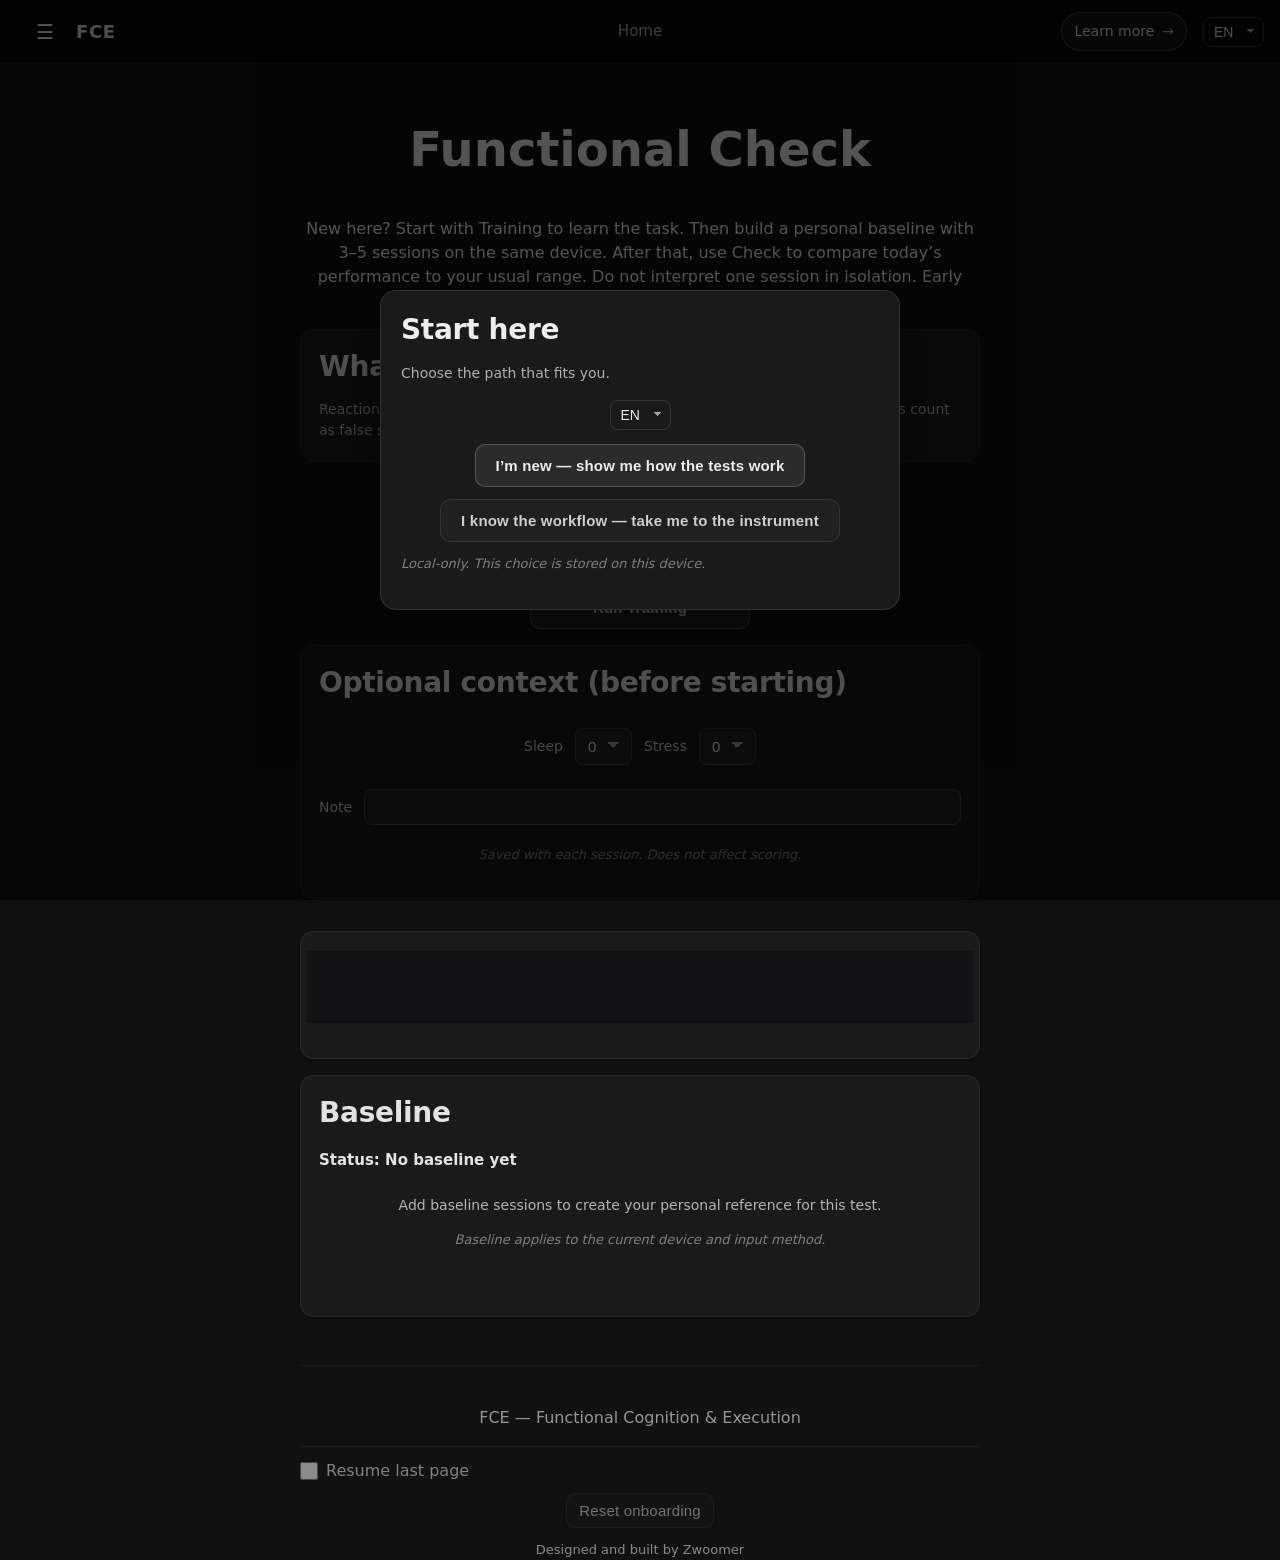
<file: index.html>
<!DOCTYPE html>
<html lang="en">
<head>
  <meta charset="UTF-8" />
  <meta name="viewport" content="width=device-width, initial-scale=1, viewport-fit=cover" />
  <title>FCE — Baseline-relative functional check</title>
  <link rel="stylesheet" href="style.css" />
  
  <!-- Remember last visited page (works across all pages) -->
  <script>
    // Remember last visited page (ignore local file weirdness if needed)
    try {
      const p = location.pathname.split("/").pop() || "index.html";
      localStorage.setItem("fce_last_page", p);
      // Also track last docs page (exclude index.html)
      if (p && p.endsWith(".html") && !p.includes("index.html")) {
        localStorage.setItem("fce_last_docs_page", p);
      }
    } catch {}
  </script>
</head>
<body>
  <header class="topbar">
    <button id="menuBtn" aria-label="Menu" aria-controls="menu" aria-expanded="false">☰</button>
    <a href="index.html?home=1" class="title brand-link" id="brandLink" aria-label="To the instrument">
      <span class="brand-short" aria-hidden="true">FCE</span>
      <span class="brand-long" aria-hidden="true">
        <span class="lang lang-en">To the instrument</span>
        <span class="lang lang-no hidden">Til instrumentet</span>
        <span class="lang lang-lt hidden">Į instrumentą</span>
      </span>
    </a>
    <span class="topbar-page" id="topbarPage" aria-hidden="true"></span>
    <div class="topbar-right">
      <a href="about.html" class="topbar-link topbar-cta" id="learnMoreLink">
        <span class="lang lang-en">Learn more</span>
        <span class="lang lang-no hidden">Les mer</span>
        <span class="lang lang-lt hidden">Sužinoti daugiau</span>
      </a>
      <div class="lang-select-wrapper">
        <select id="langSelect" class="lang-select" aria-label="Language">
          <option value="en">EN</option>
          <option value="no">NO</option>
          <option value="lt">LT</option>
        </select>
      </div>
    </div>
  </header>

  <nav id="menu" class="menu">
    <div class="menu-header">
      <button id="closeMenuBtn" class="menu-close-btn" aria-label="Close menu">×</button>
    </div>
    <button class="menu-item" data-view="home">
      <span class="lang lang-en">Home</span>
      <span class="lang lang-no hidden">Hjem</span>
      <span class="lang lang-lt hidden">Pradžia</span>
    </button>
    <button class="menu-item" id="menuHistoryBtn" data-view="history">
      <span class="lang lang-en">History</span>
      <span class="lang lang-no hidden">Historikk</span>
      <span class="lang lang-lt hidden">Istorija</span>
    </button>

    <div class="menu-section" id="menuSectionCore">
      <button type="button" class="menu-section-toggle" id="menuToggleCore" aria-expanded="false" aria-controls="menuPanelCore">
        <span class="menu-section-label">
          <span class="lang lang-en">Core Docs</span>
          <span class="lang lang-no hidden">Kjernedokumentasjon</span>
          <span class="lang lang-lt hidden">Pagrindiniai dokumentai</span>
        </span>
        <span class="menu-chevron" aria-hidden="true">▸</span>
      </button>
      <div class="menu-section-panel" id="menuPanelCore" role="region" aria-labelledby="menuToggleCore">
        <a href="about.html" class="menu-item menu-item-nested">
          <span class="lang lang-en">About</span>
          <span class="lang lang-no hidden">Om</span>
          <span class="lang lang-lt hidden">Apie</span>
        </a>
        <a href="concept.html" class="menu-item menu-item-nested">
          <span class="lang lang-en">Concept</span>
          <span class="lang lang-no hidden">Konsept</span>
          <span class="lang lang-lt hidden">Koncepcija</span>
        </a>
        <a href="what-fce-measures.html" class="menu-item menu-item-nested">
          <span class="lang lang-en">What FCE Measures</span>
          <span class="lang lang-no hidden">Hva FCE måler</span>
          <span class="lang lang-lt hidden">Ką FCE matuoja</span>
        </a>
        <a href="scope.html" class="menu-item menu-item-nested">
          <span class="lang lang-en">Scope &amp; Limits</span>
          <span class="lang lang-no hidden">Omfang &amp; begrensninger</span>
          <span class="lang lang-lt hidden">Apimtis ir ribos</span>
        </a>
        <a href="how-to-use.html" class="menu-item menu-item-nested">
          <span class="lang lang-en">How to Use</span>
          <span class="lang lang-no hidden">Hvordan bruke</span>
          <span class="lang lang-lt hidden">Kaip naudoti</span>
        </a>
        <a href="how-tests-work.html" class="menu-item menu-item-nested">
          <span class="lang lang-en">How the tests work</span>
          <span class="lang lang-no hidden">Hvordan testene fungerer</span>
          <span class="lang lang-lt hidden">Kaip veikia testai</span>
        </a>
        <a href="faq.html" class="menu-item menu-item-nested">
          <span class="lang lang-en">FAQ</span>
          <span class="lang lang-no hidden">FAQ</span>
          <span class="lang lang-lt hidden">DUK</span>
        </a>
      </div>
    </div>

    <div class="menu-section" id="menuSectionContext">
      <button type="button" class="menu-section-toggle" id="menuToggleContext" aria-expanded="false" aria-controls="menuPanelContext">
        <span class="menu-section-label">
          <span class="lang lang-en">Context &amp; Development</span>
          <span class="lang lang-no hidden">Kontekst og utvikling</span>
          <span class="lang lang-lt hidden">Kontekstas ir plėtra</span>
        </span>
        <span class="menu-chevron" aria-hidden="true">▸</span>
      </button>
      <div class="menu-section-panel" id="menuPanelContext" role="region" aria-labelledby="menuToggleContext">
        <a href="why.html" class="menu-item menu-item-nested">
          <span class="lang lang-en">Why this exists</span>
          <span class="lang lang-no hidden">Hvorfor dette finnes</span>
          <span class="lang lang-lt hidden">Kodėl tai egzistuoja</span>
        </a>
        <a href="applications.html" class="menu-item menu-item-nested">
          <span class="lang lang-en">Applications / Use Contexts</span>
          <span class="lang lang-no hidden">Bruksområder / kontekster</span>
          <span class="lang lang-lt hidden">Taikymo sritys / naudojimo kontekstai</span>
        </a>
        <a href="validation-research.html" class="menu-item menu-item-nested">
          <span class="lang lang-en">Validation / Research</span>
          <span class="lang lang-no hidden">Validering / forskning</span>
          <span class="lang lang-lt hidden">Validavimas / tyrimai</span>
        </a>
      </div>
    </div>
  </nav>

  <div id="menuOverlay" class="menu-overlay hidden"></div>

  <main>
    <section id="view-home" class="view active">
      <div class="container instrument">
        <h1>
          <span class="lang lang-en">Functional Check</span>
          <span class="lang lang-no hidden">Funksjonssjekk</span>
          <span class="lang lang-lt hidden">Funkcinė patikra</span>
        </h1>
        <div id="instruction">
          <div class="lang lang-en">
            <p>
              New here? Start with Training to learn the task. Then build a personal baseline with 3–5 sessions on the same device. After that, use Check to compare today’s performance to your usual range. Do not interpret one session in isolation. Early inputs count as false starts.
            </p>
          </div>
          <div class="lang lang-no hidden">
            <p>
              Ny her? Start med Trening for å lære oppgaven. Bygg deretter en personlig baseline med 3–5 økter på samme enhet. Bruk deretter Funksjonssjekk for å sammenligne dagens ytelse med det vanlige omfanget ditt. Ikke tolke én enkelt økt isolert. Tidlige inndata teller som feilstart.
            </p>
          </div>
          <div class="lang lang-lt hidden">
            <p>
              Naujas čia? Pradėkite nuo treniruotės, kad susipažintumėte su užduotimi. Tada sukurkite asmeninį bazinį lygį atlikdami 3–5 sesijas tame pačiame įrenginyje. Po to naudokite patikrą, kad palygintumėte šiandienos rezultatus su įprastu diapazonu. Neinterpretuokite vienos sesijos izoliuotai. Per ankstyvi paspaudimai laikomi klaidingu startu.
            </p>
          </div>
        </div>

        <!-- First-time onboarding gate -->
        <div id="onboardingOverlay" class="onboarding-overlay hidden" role="dialog" aria-modal="true" aria-labelledby="onboardingTitle">
          <div class="onboarding-card">
            <h2 id="onboardingTitle">
              <span class="lang lang-en">Start here</span>
              <span class="lang lang-no hidden">Start her</span>
              <span class="lang lang-lt hidden">Pradėkite čia</span>
            </h2>

            <p class="muted" style="margin-top: 8px;">
              <span class="lang lang-en">Choose the path that fits you.</span>
              <span class="lang lang-no hidden">Velg veien som passer deg.</span>
              <span class="lang lang-lt hidden">Pasirinkite jums tinkamą kelią.</span>
            </p>

            <div style="margin-top: 16px; margin-bottom: 4px; display: flex; justify-content: center;">
              <div class="lang-select-wrapper" style="width: auto;">
                <select id="onboardingLangSelect" class="lang-select" aria-label="Language">
                  <option value="en">EN</option>
                  <option value="no">NO</option>
                  <option value="lt">LT</option>
                </select>
              </div>
            </div>

            <div class="action-row" style="margin-top: 14px;">
              <button id="onboardingNoBtn" type="button">
                <span class="lang lang-en">I’m new — show me how the tests work</span>
                <span class="lang lang-no hidden">Jeg er ny — vis meg hvordan testene fungerer</span>
                <span class="lang lang-lt hidden">Esu naujas — parodykite, kaip veikia testai</span>
              </button>
              <button id="onboardingYesBtn" type="button" class="secondary">
                <span class="lang lang-en">I know the workflow — take me to the instrument</span>
                <span class="lang lang-no hidden">Jeg kjenner arbeidsflyten — ta meg til instrumentet</span>
                <span class="lang lang-lt hidden">Žinau eigą — nukreipkite į instrumentą</span>
              </button>
            </div>

            <p class="note" style="margin-top: 12px;">
              <span class="lang lang-en">Local-only. This choice is stored on this device.</span>
              <span class="lang lang-no hidden">Kun lokalt. Valget lagres på denne enheten.</span>
              <span class="lang lang-lt hidden">Tik lokaliai. Pasirinkimas išsaugomas šiame įrenginyje.</span>
            </p>
          </div>
        </div>

        <!-- Precision prep overlay -->
        <div id="precisionPrepOverlay" class="onboarding-overlay hidden" role="dialog" aria-modal="true" aria-labelledby="precisionPrepTitle">
          <div class="onboarding-card">
            <h2 id="precisionPrepTitle">
              <span class="lang lang-en">Precision test</span>
              <span class="lang lang-no hidden">Presisjonstest</span>
              <span class="lang lang-lt hidden">Tikslumo testas</span>
            </h2>

            <p class="muted" style="margin-top: 8px;">
              <span class="lang lang-en">This test uses fullscreen to reduce layout shifts and improve consistency.</span>
              <span class="lang lang-no hidden">Denne testen bruker fullskjerm for å redusere layoutendringer og forbedre konsistens.</span>
              <span class="lang lang-lt hidden">Šis testas naudoja visą ekraną, kad sumažintų išdėstymo poslinkius ir pagerintų nuoseklumą.</span>
            </p>

            <div class="action-row" style="margin-top: 16px;">
              <button id="precisionPrepStartBtn" type="button">
                <span class="lang lang-en">Start in fullscreen</span>
                <span class="lang lang-no hidden">Start i fullskjerm</span>
                <span class="lang lang-lt hidden">Pradėti visame ekrane</span>
              </button>
              <button id="precisionPrepCancelBtn" type="button" class="secondary">
                <span class="lang lang-en">Cancel</span>
                <span class="lang lang-no hidden">Avbryt</span>
                <span class="lang lang-lt hidden">Atšaukti</span>
              </button>
            </div>

            <p class="note" style="margin-top: 12px;">
              <span class="lang lang-en">If fullscreen is unavailable or denied, we'll continue in maximized windowed mode.</span>
              <span class="lang lang-no hidden">Hvis fullskjerm ikke er tilgjengelig eller avvist, fortsetter vi i maksimert vindu-modus.</span>
              <span class="lang lang-lt hidden">Jei visas ekranas nėra prieinamas arba atmestas, tęsime maksimalaus lango režimu.</span>
            </p>
          </div>
        </div>

        <!-- Inline per-test hints -->
        <div class="panel" id="taskHintPanel" style="display:none;">
          <h2>
            <span class="lang lang-en">What to do</span>
            <span class="lang lang-no hidden">Hva du skal gjøre</span>
            <span class="lang lang-lt hidden">Ką daryti</span>
          </h2>
          <p id="taskHintText" class="muted" style="margin:0;"></p>
          <div id="taskLegendSlot" class="divided-legend muted" style="margin-top:8px; display:none;"></div>
        </div>

        <!-- Controls -->
        <div id="instrument" class="controls">
          <div class="config-row">
            <label for="testType" data-i18n="ui.test">Test</label>
            <select id="testType">
              <option value="reaction">Reaction Time</option>
              <option value="gonogo">Go / No-Go</option>
              <option value="divided">Divided Attention</option>
              <option value="precision">Precision (Target Pointing)</option>
            </select>

            <label for="trialCount" data-i18n="ui.trials">Trials</label>
            <input id="trialCount" type="number" min="3" max="40" value="10" />
          </div>

          <div class="action-row">
            <button id="startBaselineBtn" data-i18n="ui.addBaseline">Add Baseline Session</button>
            <button id="startCheckBtn" data-i18n="ui.runCheck">Run Functional Check</button>
            <button id="startTrainingBtn" data-i18n="ui.runTraining">Run Training</button>
          </div>

          <!-- Context (optional) -->
          <div class="panel context-panel" id="contextPanel">
            <h2>
              <span class="lang lang-en">Optional context (before starting)</span>
              <span class="lang lang-no hidden">Valgfri kontekst (før start)</span>
              <span class="lang lang-lt hidden">Pasirenkamas kontekstas (prieš pradedant)</span>
            </h2>
            <div class="config-row">
              <label for="sleepRating">
                <span class="lang lang-en">Sleep</span>
                <span class="lang lang-no hidden">Søvn</span>
                <span class="lang lang-lt hidden">Miegas</span>
              </label>
              <select id="sleepRating">
                <option value="0">0</option>
                <option value="1">1</option>
                <option value="2">2</option>
                <option value="3">3</option>
                <option value="4">4</option>
                <option value="5">5</option>
              </select>

              <label for="stressRating">
                <span class="lang lang-en">Stress</span>
                <span class="lang lang-no hidden">Stress</span>
                <span class="lang lang-lt hidden">Stresas</span>
              </label>
              <select id="stressRating">
                <option value="0">0</option>
                <option value="1">1</option>
                <option value="2">2</option>
                <option value="3">3</option>
                <option value="4">4</option>
                <option value="5">5</option>
              </select>
            </div>

            <div class="config-row">
              <label for="contextNote">
                <span class="lang lang-en">Note</span>
                <span class="lang lang-no hidden">Notat</span>
                <span class="lang lang-lt hidden">Pastaba</span>
              </label>
              <input id="contextNote" class="text" type="text" maxlength="140" placeholder="" />
            </div>
            <p class="note">
              <span class="lang lang-en">Saved with each session. Does not affect scoring.</span>
              <span class="lang lang-no hidden">Lagres med hver økt. Påvirker ikke vurderingen.</span>
              <span class="lang lang-lt hidden">Išsaugoma su kiekviena sesija. Neturi įtakos vertinimui.</span>
            </p>
          </div>

          <div class="secondary-row">
            <button id="resetBtn" data-i18n="ui.reset">Reset</button>
          </div>
        </div>

        <div id="testArea" class="test-area hidden"></div>

        <!-- Precision stage (fullscreen overlay) -->
        <div id="precisionStage" class="precision-stage hidden">
          <div class="precision-hud">
            <div class="precision-hud-left">
              <span id="precisionTrialCounter" class="precision-trial-counter"></span>
              <span id="precisionFeedback" class="precision-feedback"></span>
            </div>
            <div class="precision-hud-right">
              <span id="precisionFullscreenNotice" class="precision-fullscreen-notice hidden"></span>
              <button id="exitPrecisionTestBtn" class="btn btn-ghost exit-button">
                <span class="lang lang-en">Exit test</span>
                <span class="lang lang-no hidden">Avslutt test</span>
                <span class="lang lang-lt hidden">Išeiti iš testo</span>
              </button>
            </div>
          </div>
          <div id="precisionTarget" class="precision-target"></div>
        </div>

        <!-- Session panel -->
        <div class="panel session-panel" id="sessionPanel">
          <div class="sticky-header">
            <h2>
              <span class="lang lang-en">Session</span>
              <span class="lang lang-no hidden">Økt</span>
              <span class="lang lang-lt hidden">Sesija</span>
            </h2>
            <p id="progress"></p>
          </div>

          <p id="summary"></p>

          <ul id="trialList" class="session-trials" aria-live="polite"></ul>

          <div id="opAdvice" class="op-advice hidden" aria-live="polite">
            <div class="card-utility">
              <h3 data-i18n="op.title">What happens after a test?</h3>
            </div>
            <div id="opAdviceBody" class="op-advice-body"></div>
            <p class="note" data-i18n="op.note">
              Advisory only. FCE does not make decisions for you.
            </p>
          </div>
        </div>

        <!-- History panel -->
        <div class="panel" id="homeHistoryPanel" style="display: none;">
          <h2>
            <span class="lang lang-en">History</span>
            <span class="lang lang-no hidden">Historikk</span>
            <span class="lang lang-lt hidden">Istorija</span>
          </h2>

          <p class="muted home-history-note" id="homeHistoryNote">
            <span class="lang lang-en">Recent sessions (this test)</span>
            <span class="lang lang-no hidden">Siste økter (denne testen)</span>
            <span class="lang lang-lt hidden">Naujausios sesijos (šis testas)</span>
          </p>

          <ul class="home-history-list" id="homeHistoryList"></ul>

          <p class="muted" id="homeHistoryEmpty" style="display:none;">
            <span class="lang lang-en">No sessions yet for this test.</span>
            <span class="lang lang-no hidden">Ingen økter ennå for denne testen.</span>
            <span class="lang lang-lt hidden">Šiam testui dar nėra sesijų.</span>
          </p>

          <div class="action-row">
            <button id="homeHistoryBtn" data-view="history">
              <span class="lang lang-en">View History</span>
              <span class="lang lang-no hidden">Se historikk</span>
              <span class="lang lang-lt hidden">Peržiūrėti istoriją</span>
            </button>
          </div>
        </div>

        <!-- Baseline panel -->
        <div class="panel">
          <h2>
            <span class="lang lang-en">Baseline</span>
            <span class="lang lang-no hidden">Baseline</span>
            <span class="lang lang-lt hidden">Bazinis lygis</span>
          </h2>
          <div class="baseline-core">
            <p id="baselineStatusInfo" class="baseline-state-line"></p>
            <p id="baselineSessionsLine" class="baseline-meta-line muted" hidden></p>
            <p id="baselineLastUpdateInfo" class="muted baseline-meta-line" hidden></p>
          </div>
          <div id="baselineIntegrityWrap" class="baseline-integrity-wrap" hidden>
            <p id="baselineIntegrityStrength" class="baseline-integrity-line muted"></p>
            <p id="baselineIntegrityConsistency" class="baseline-integrity-line muted"></p>
          </div>
          <p id="baselineStatsLine" class="baseline-stats-line" hidden></p>
          <p id="baselineIntegrityOutlier" class="baseline-integrity-note muted" hidden></p>
          <p id="baselineGuidance" class="baseline-guidance-line muted"></p>
          <p class="note">
            <span class="lang lang-en">
              Baseline applies to the current device and input method.
            </span>
            <span class="lang lang-no hidden">
              Baseline gjelder kun for denne enheten og samme inndatametode.
            </span>
            <span class="lang lang-lt hidden">
              Bazinis lygis galioja tik šiam įrenginiui ir tam pačiam įvesties būdui.
            </span>
          </p>

          <div class="baseline-actions">
            <button id="clearBaselineBtn" class="danger" data-i18n="ui.clearBaseline">Clear baseline</button>
          </div>
        
          <ul id="baselineList"></ul>
        </div>

        <footer class="footer muted">
          <p>FCE — Functional Cognition &amp; Execution</p>
          <div style="margin-top: 16px; padding-top: 12px; border-top: 1px solid rgba(255,255,255,0.1); font-size: 13px; opacity: 0.85;">
            <label class="inline-toggle">
              <input type="checkbox" id="resumeLastPage" />
              <span class="lang lang-en">Resume last page</span>
              <span class="lang lang-no hidden">Gjenoppta siste side</span>
              <span class="lang lang-lt hidden">Tęsti nuo paskutinio puslapio</span>
            </label>
          </div>
          <div style="margin-top: 10px; font-size: 13px; opacity: 0.85;">
            <button id="resetOnboardingBtn" class="secondary" type="button" style="padding: 8px 12px;">
              <span class="lang lang-en">Reset onboarding</span>
              <span class="lang lang-no hidden">Tilbakestill onboarding</span>
              <span class="lang lang-lt hidden">Atstatyti įvadą</span>
            </button>
          </div>
          <p class="footer-builtby">Designed and built by Zwoomer</p>
        </footer>
      </div>
    </section>

    <section id="view-history" class="view hidden">
      <div class="container">
        <div class="view-back">
          <button id="backBtnHistory" class="btn btn-ghost" type="button" aria-label="Back">
            <span aria-hidden="true">←</span>
            <span class="lang lang-en">Back</span>
            <span class="lang lang-no hidden">Tilbake</span>
            <span class="lang lang-lt hidden">Atgal</span>
          </button>
        </div>
        <div class="lang lang-en">
          <section class="hero">
            <h2>History</h2>
            <p class="lead">Sessions are stored locally on this device. Use filters to review trends and context.</p>
          </section>
        </div>
        <div class="lang lang-no hidden">
          <section class="hero">
            <h2>Historikk</h2>
            <p class="lead">Økter lagres lokalt på denne enheten. Bruk filter for å se mønster og kontekst.</p>
          </section>
        </div>
        <div class="lang lang-lt hidden">
          <section class="hero">
            <h2>Istorija</h2>
            <p class="lead">Sesijos saugomos lokaliai šiame įrenginyje. Naudokite filtrus tendencijoms ir kontekstui peržiūrėti.</p>
          </section>
        </div>

        <section class="card">
          <div class="config-row">
            <label for="historyTest">
              <span class="lang lang-en">Test</span>
              <span class="lang lang-no hidden">Test</span>
              <span class="lang lang-lt hidden">Testas</span>
            </label>
            <select id="historyTest">
              <option value="reaction">Reaction Time</option>
              <option value="gonogo">Go / No-Go</option>
              <option value="divided">Divided Attention</option>
              <option value="precision">Precision (Target Pointing)</option>
            </select>

            <label for="historyMode">
              <span class="lang lang-en">Mode</span>
              <span class="lang lang-no hidden">Modus</span>
              <span class="lang lang-lt hidden">Režimas</span>
            </label>
            <select id="historyMode">
              <option value="all">All</option>
              <option value="baseline">Baseline</option>
              <option value="check">Check</option>
              <option value="training">Training</option>
            </select>
          </div>

          <div class="history-actions">
            <button id="exportHistoryBtn" class="secondary" type="button" data-i18n="export.btn">Export (Copy JSON)</button>
            <button id="exportCsvBtn" class="secondary" type="button" data-i18n="export.btnCsv">Export CSV</button>
            <button id="exportFullBackupBtn" class="secondary" type="button" data-i18n="export.backupBtn">Export full FCE store backup (.json)</button>
            <input id="importPreviewFileInput" type="file" accept="application/json,.json" hidden aria-hidden="true" />
            <button id="importPreviewBtn" class="secondary" type="button" data-i18n="importPreview.btn">Preview import (.json)</button>
            <span id="exportStatus" class="muted" aria-live="polite"></span>
          </div>
          <p class="note muted" data-i18n="export.backupReminder">
            Your local FCE store is saved only in this browser. Export regularly to keep a full backup.
          </p>
          <p id="lastFullBackupLine" class="note muted">
            Last full backup: never
          </p>

          <section id="importPreviewPanel" class="card import-preview-panel hidden" aria-live="polite">
            <h3 class="import-preview-title" data-i18n="importPreview.title">Import preview (dry run)</h3>
            <p id="importPreviewValidity" class="import-preview-validity"></p>
            <dl id="importPreviewMeta" class="import-preview-meta"></dl>
            <p id="importPreviewGroupsSubhead" class="import-preview-subhead" data-i18n="importPreview.groupsHeader">Keys per group</p>
            <ul id="importPreviewGroupCounts" class="import-preview-meta-list"></ul>
            <p class="import-preview-subhead" data-i18n="importPreview.warnings">Warnings</p>
            <ul id="importPreviewWarnings" class="import-preview-list import-preview-warnings"></ul>
            <p class="import-preview-subhead" data-i18n="importPreview.errors">Errors</p>
            <ul id="importPreviewErrors" class="import-preview-list import-preview-errors"></ul>
            <p class="import-preview-subhead" data-i18n="importPreview.wouldRestoreBrowser">Would write (browser localStorage keys)</p>
            <pre id="importPreviewKeys" class="import-preview-keys"></pre>
            <p class="import-preview-subhead" data-i18n="importPreview.summaryJson">Summary (for tooling)</p>
            <pre id="importPreviewSummaryJson" class="import-preview-summary-json"></pre>
            <div id="importDataActions" class="import-data-actions hidden">
              <p id="importOverwriteWarning" class="note import-overwrite-warning hidden" role="status"></p>
              <button type="button" id="importDataBtn" class="secondary" data-i18n="importPreview.importBtn">Import data</button>
            </div>
            <p class="note muted import-preview-note" data-i18n="importPreview.dryRunNote">Preview does not change data. Import starts only after you press ‘Import data’ and confirm.</p>
          </section>

          <div class="config-row">
            <button id="clearHistoryBtn" class="danger" type="button">
              <span class="lang lang-en">Clear history (this test)</span>
              <span class="lang lang-no hidden">Slett historikk (denne testen)</span>
              <span class="lang lang-lt hidden">Išvalyti istoriją (šis testas)</span>
            </button>
          </div>

          <section class="card trend-card">
            <h3>
              <span class="lang lang-en">Trend</span>
              <span class="lang lang-no hidden">Trend</span>
              <span class="lang lang-lt hidden">Tendencija</span>
            </h3>

            <p id="trendBaselineLine" class="muted"></p>

            <ul id="trendRecentChecks" class="trend-list"></ul>

            <p id="trendEmptyNote" class="muted"></p>
            
            <p class="note" data-i18n="trend.footerNote" style="margin-top: 16px;">
              This view visualizes change. It does not decide readiness, fitness, or permission.
            </p>
          </section>

          <p id="historyEmpty" class="muted"></p>
          <div id="historyList" class="history-list"></div>
        </section>

        <footer class="footer muted">
          <p>FCE — Functional Cognition &amp; Execution</p>
          <p class="footer-builtby">Designed and built by Zwoomer</p>
        </footer>
      </div>
    </section>

  </main>

  <script src="app.js" defer></script>
  <script src="menu-sections.js" defer></script>
  
  <!-- Resume last page logic (only on index.html) -->
  <script>
    (function () {
      const cb = document.getElementById("resumeLastPage");
      if (!cb) return;

      // Load toggle state
      const enabled = localStorage.getItem("fce_resume_last") === "1";
      cb.checked = enabled;

      cb.addEventListener("change", () => {
        localStorage.setItem("fce_resume_last", cb.checked ? "1" : "0");
      });

      // Only redirect when:
      // - user is on site root (no specific file), OR index.html
      // - toggle is enabled
      // - last page exists and isn't index.html
      const last = localStorage.getItem("fce_last_page");
      const wantResume = cb.checked;
      const isHome = location.pathname.endsWith("/") || location.pathname.endsWith("/index.html");

      if (wantResume && isHome && last && last !== "index.html") {
        // Don't redirect if user explicitly asked for Home via ?home=1
        const params = new URLSearchParams(location.search);
        if (params.get("home") !== "1") {
          location.href = last;
        }
      }
    })();
  </script>

  <!-- Handle anchor link focus for accessibility -->
  <script>
    (function () {
      function scrollToInstrument() {
        if (typeof window.updateTaskHint === 'function') {
          window.updateTaskHint();
        }
        const topbar = document.querySelector('.topbar');
        const topbarHeight = topbar ? topbar.offsetHeight : 64;
        function scrollToEl(el) {
          if (!el) return false;
          var targetY = el.getBoundingClientRect().top + window.pageYOffset - topbarHeight - 20;
          window.scrollTo({ top: targetY, behavior: 'smooth' });
          return true;
        }
        var instructionEl = document.getElementById("instruction");
        var taskHintPanel = document.getElementById("taskHintPanel");
        var scrolled = scrollToEl(instructionEl);
        if (!scrolled && taskHintPanel && taskHintPanel.offsetParent !== null) {
          scrolled = scrollToEl(taskHintPanel);
        }
        if (!scrolled) {
          var actionRow = document.querySelector("#instrument .action-row") || document.querySelector(".action-row");
          scrollToEl(actionRow);
        }
        setTimeout(function() {
          var firstActionBtn = document.querySelector("#instrument .action-row button");
          if (firstActionBtn) firstActionBtn.focus();
        }, 300);
      }

      // Handle #instrument hash when arriving from external links (e.g., docs pages)
      if (window.location.hash === '#instrument') {
        // Small delay to ensure DOM is ready and app.js has loaded
        setTimeout(scrollToInstrument, 150);
      }
    })();
  </script>

  <script>
    (function () {
      const link = document.getElementById("learnMoreLink");
      if (!link) return;

      // Canonical doc pages (those with previous/next navigation)
      const canonicalDocs = [
        "about.html",
        "concept.html",
        "what-fce-measures.html",
        "scope.html",
        "how-to-use.html",
        "how-tests-work.html",
        "faq.html",
        "baseline-relative.html",
        "why.html",
        "applications.html",
        "validation-research.html"
      ];

      try {
        // Check if this is the first time user clicks Learn More
        const hasClickedLearnMore = localStorage.getItem("fce_learn_more_clicked");
        
        // On first visit, always redirect to about.html
        if (!hasClickedLearnMore) {
          link.setAttribute("href", "about.html");
          // Track that Learn More has been clicked (set on click, not on page load)
          link.addEventListener("click", function() {
            try {
              localStorage.setItem("fce_learn_more_clicked", "true");
            } catch (e) {
              // Ignore storage errors
            }
          }, { once: true });
          return;
        }

        // Use dedicated docs page tracker, fallback to general tracker
        const lastDocs = localStorage.getItem("fce_last_docs_page");
        const last = localStorage.getItem("fce_last_page");

        // Prefer dedicated docs page tracker, but only use canonical doc pages
        let target = null;
        if (lastDocs && lastDocs.endsWith(".html") && !lastDocs.includes("index.html") && canonicalDocs.includes(lastDocs)) {
          target = lastDocs;
        } else if (last && last.endsWith(".html") && !last.includes("index.html") && canonicalDocs.includes(last)) {
          target = last;
        }

        // Default to about.html if no valid canonical doc page found
        const targetPage = target || "about.html";
        
        // Add hash to indicate we should restore scroll position
        link.setAttribute("href", targetPage + "#restore-scroll");
      } catch {
        // Fallback if storage is unavailable
        link.setAttribute("href", "about.html#restore-scroll");
      }
    })();
  </script>
  <script src="docs.js"></script>
  <script>
    // Brand link hint text handler
    (function() {
      function updateBrandLinkHint() {
        const brandLink = document.getElementById("brandLink");
        if (!brandLink) return;

        // Get current language - check app.js currentLang first, then localStorage
        let lang = window.currentLang || localStorage.getItem("fce_lang") || "en";

        const hints = {
          en: "To the instrument",
          no: "Til instrumentet",
          lt: "Į instrumentą"
        };

        const hint = hints[lang] || hints.en;
        brandLink.setAttribute("data-hint", hint);
        brandLink.setAttribute("aria-label", hint);
      }

      // Update on page load
      if (document.readyState === "loading") {
        document.addEventListener("DOMContentLoaded", updateBrandLinkHint);
      } else {
        updateBrandLinkHint();
      }

      // Listen for language changes (app.js uses currentLang, docs pages use langSelect)
      const langSelect = document.getElementById("langSelect");
      if (langSelect) {
        langSelect.addEventListener("change", updateBrandLinkHint);
      }

      // Also listen for custom language change events if app.js fires them
      window.addEventListener("languagechange", updateBrandLinkHint);

      // Poll for currentLang changes (fallback for app.js)
      if (window.currentLang !== undefined) {
        let lastLang = window.currentLang;
        setInterval(() => {
          if (window.currentLang !== lastLang) {
            lastLang = window.currentLang;
            updateBrandLinkHint();
          }
        }, 100);
      }
    })();
  </script>
</body>
</html>
</file>
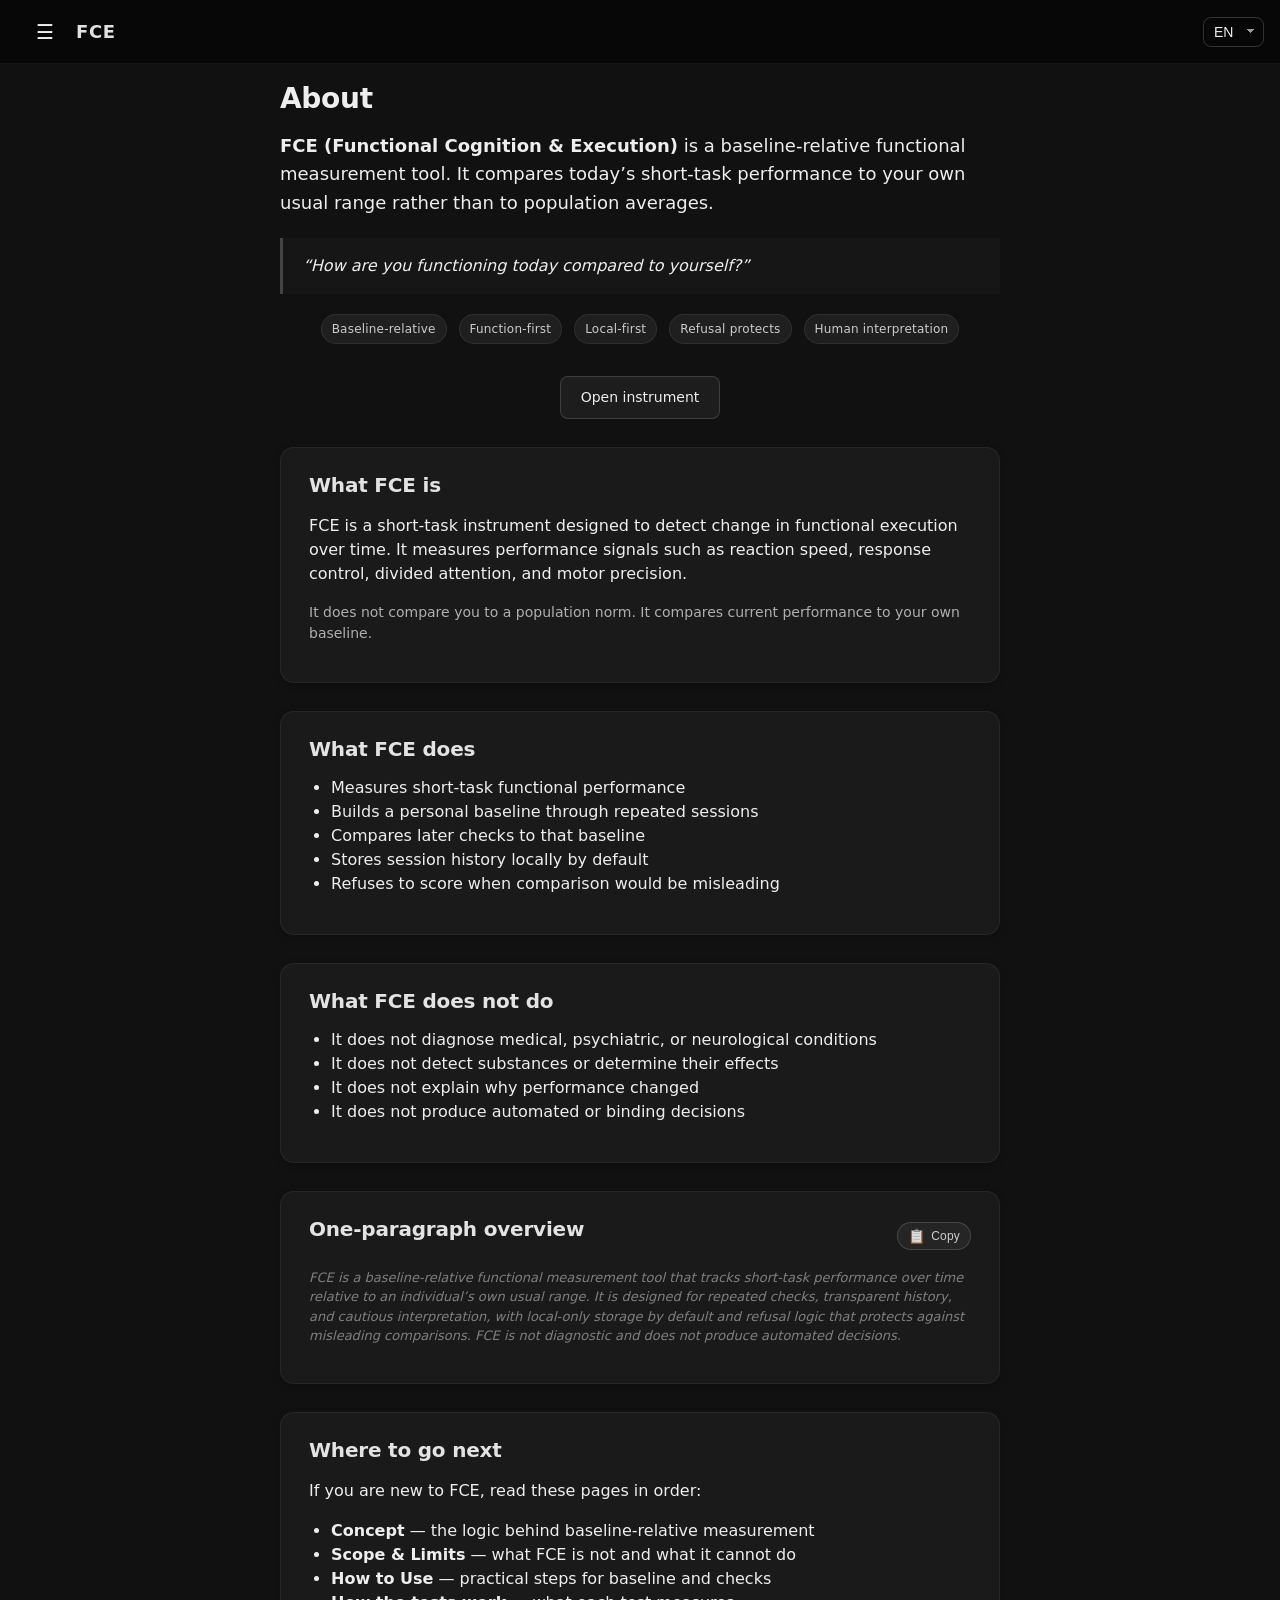
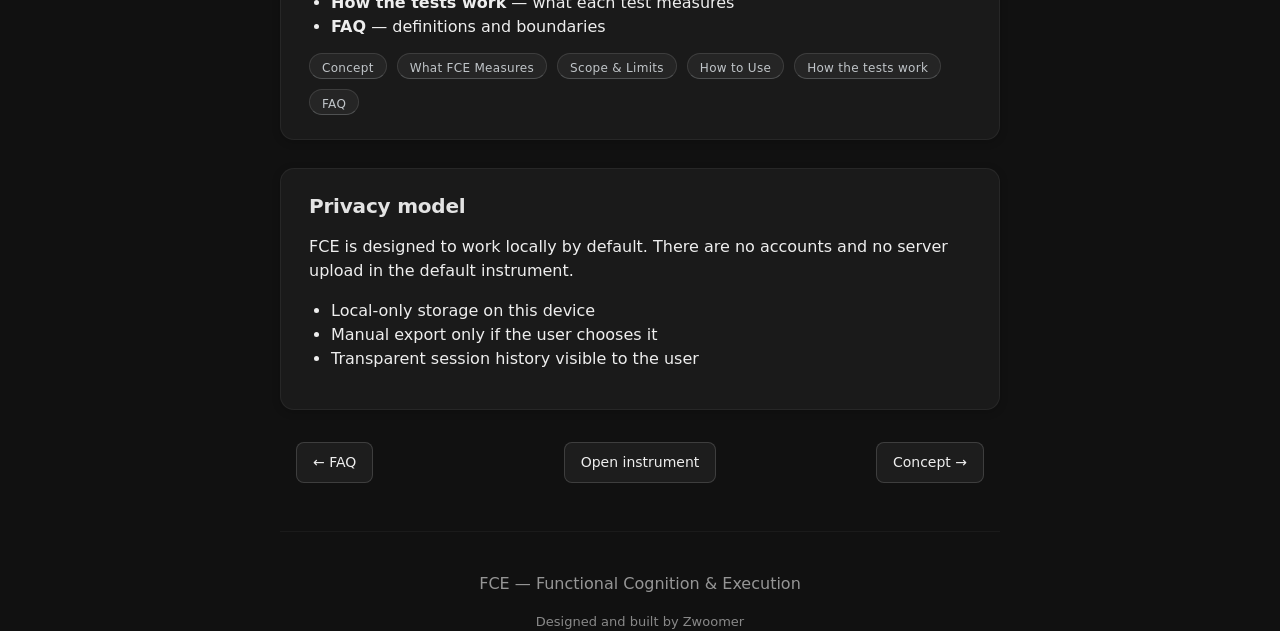
<file: about.html>
<!DOCTYPE html>
<html lang="en">
<head>
  <meta charset="UTF-8" />
  <meta name="viewport" content="width=device-width, initial-scale=1, viewport-fit=cover" />
  <title>FCE — About</title>
  <link rel="stylesheet" href="style.css" />

  <script>
    try {
      const p = location.pathname.split("/").pop() || "index.html";
      localStorage.setItem("fce_last_page", p);
      if (p && p.endsWith(".html") && !p.includes("index.html")) {
        localStorage.setItem("fce_last_docs_page", p);
      }
    } catch {}
  </script>
</head>

<body>
  <header class="topbar">
    <button id="menuBtn" aria-label="Menu" aria-controls="menu" aria-expanded="false">☰</button>
    <a href="index.html?home=1" class="title brand-link" id="brandLink" style="text-decoration:none; color:inherit;" aria-label="To the instrument">
      <span class="brand-short" aria-hidden="true">FCE</span>
      <span class="brand-long" aria-hidden="true">
        <span class="lang lang-en">To the instrument</span>
        <span class="lang lang-no hidden">Til instrumentet</span>
        <span class="lang lang-lt hidden">Į instrumentą</span>
      </span>
    </a>
    <span class="topbar-page is-hidden" id="topbarPage"></span>

    <div class="topbar-right">
      <div class="lang-select-wrapper">
        <select id="langSelect" class="lang-select" aria-label="Language">
          <option value="en">EN</option>
          <option value="no">NO</option>
          <option value="lt">LT</option>
        </select>
      </div>
    </div>
  </header>

  <nav id="menu" class="menu">
    <div class="menu-header">
      <button id="closeMenuBtn" class="menu-close-btn" aria-label="Close menu">×</button>
    </div>

    <a class="menu-item" href="index.html?home=1">
      <span class="lang lang-en">Home</span>
      <span class="lang lang-no hidden">Hjem</span>
      <span class="lang lang-lt hidden">Pradžia</span>
    </a>

    <a class="menu-item" href="index.html?view=history">
      <span class="lang lang-en">History</span>
      <span class="lang lang-no hidden">Historikk</span>
      <span class="lang lang-lt hidden">Istorija</span>
    </a>

    <div class="menu-section" id="menuSectionCore">
      <button type="button" class="menu-section-toggle" id="menuToggleCore" aria-expanded="false" aria-controls="menuPanelCore">
        <span class="menu-section-label">
          <span class="lang lang-en">Core Docs</span>
          <span class="lang lang-no hidden">Kjernedokumentasjon</span>
          <span class="lang lang-lt hidden">Pagrindiniai dokumentai</span>
        </span>
        <span class="menu-chevron" aria-hidden="true">▸</span>
      </button>
      <div class="menu-section-panel" id="menuPanelCore" role="region" aria-labelledby="menuToggleCore">
        <a class="menu-item menu-item-nested" href="about.html" aria-current="page">
          <span class="lang lang-en">About</span>
          <span class="lang lang-no hidden">Om</span>
          <span class="lang lang-lt hidden">Apie</span>
        </a>
        <a class="menu-item menu-item-nested" href="concept.html">
          <span class="lang lang-en">Concept</span>
          <span class="lang lang-no hidden">Konsept</span>
          <span class="lang lang-lt hidden">Koncepcija</span>
        </a>
        <a class="menu-item menu-item-nested" href="what-fce-measures.html">
          <span class="lang lang-en">What FCE Measures</span>
          <span class="lang lang-no hidden">Hva FCE måler</span>
          <span class="lang lang-lt hidden">Ką FCE matuoja</span>
        </a>
        <a class="menu-item menu-item-nested" href="scope.html">
          <span class="lang lang-en">Scope &amp; Limits</span>
          <span class="lang lang-no hidden">Omfang &amp; begrensninger</span>
          <span class="lang lang-lt hidden">Apimtis ir ribos</span>
        </a>
        <a class="menu-item menu-item-nested" href="how-to-use.html">
          <span class="lang lang-en">How to Use</span>
          <span class="lang lang-no hidden">Hvordan bruke</span>
          <span class="lang lang-lt hidden">Kaip naudoti</span>
        </a>
        <a class="menu-item menu-item-nested" href="how-tests-work.html">
          <span class="lang lang-en">How the tests work</span>
          <span class="lang lang-no hidden">Hvordan testene fungerer</span>
          <span class="lang lang-lt hidden">Kaip veikia testai</span>
        </a>
        <a class="menu-item menu-item-nested" href="faq.html">
          <span class="lang lang-en">FAQ</span>
          <span class="lang lang-no hidden">FAQ</span>
          <span class="lang lang-lt hidden">DUK</span>
        </a>
      </div>
    </div>

    <div class="menu-section" id="menuSectionContext">
      <button type="button" class="menu-section-toggle" id="menuToggleContext" aria-expanded="false" aria-controls="menuPanelContext">
        <span class="menu-section-label">
          <span class="lang lang-en">Context &amp; Development</span>
          <span class="lang lang-no hidden">Kontekst og utvikling</span>
          <span class="lang lang-lt hidden">Kontekstas ir plėtra</span>
        </span>
        <span class="menu-chevron" aria-hidden="true">▸</span>
      </button>
      <div class="menu-section-panel" id="menuPanelContext" role="region" aria-labelledby="menuToggleContext">
        <a class="menu-item menu-item-nested" href="why.html">
          <span class="lang lang-en">Why this exists</span>
          <span class="lang lang-no hidden">Hvorfor dette finnes</span>
          <span class="lang lang-lt hidden">Kodėl tai egzistuoja</span>
        </a>
        <a class="menu-item menu-item-nested" href="applications.html">
          <span class="lang lang-en">Applications / Use Contexts</span>
          <span class="lang lang-no hidden">Bruksområder / kontekster</span>
          <span class="lang lang-lt hidden">Taikymo sritys / naudojimo kontekstai</span>
        </a>
        <a class="menu-item menu-item-nested" href="validation-research.html">
          <span class="lang lang-en">Validation / Research</span>
          <span class="lang lang-no hidden">Validering / forskning</span>
          <span class="lang lang-lt hidden">Validavimas / tyrimai</span>
        </a>
      </div>
    </div>
  </nav>

  <div id="menuOverlay" class="menu-overlay hidden"></div>

  <main class="page">
    <section class="container">

      <!-- EN -->
      <div class="lang lang-en">
        <section class="hero">
          <h2>About</h2>

          <p class="lead">
            <strong>FCE (Functional Cognition &amp; Execution)</strong> is a baseline-relative functional measurement tool.
            It compares today’s short-task performance to your own usual range rather than to population averages.
          </p>

          <blockquote class="quote">
            “How are you functioning today compared to yourself?”
          </blockquote>

          <div style="margin: 18px auto 0; text-align: center; max-width: 720px;">
            <div class="chips" aria-label="FCE principles">
              <span class="chip">Baseline-relative</span>
              <span class="chip">Function-first</span>
              <span class="chip">Local-first</span>
              <span class="chip">Refusal protects</span>
              <span class="chip">Human interpretation</span>
            </div>
          </div>
        </section>

        <div style="margin: 24px auto; text-align: center; max-width: 760px; padding: 0 16px;">
          <a href="index.html#instrument"
             style="padding: 10px 20px; font-size: 14px; text-decoration: none;
                    border: 1px solid rgba(255,255,255,0.15);
                    border-radius: 8px;
                    background: rgba(255,255,255,0.05);
                    color: #eee;
                    transition: all 0.2s ease;
                    display: inline-block;">
            Open instrument
          </a>
        </div>

        <section class="card">
          <h3>What FCE is</h3>
          <p>
            FCE is a short-task instrument designed to detect change in functional execution over time.
            It measures performance signals such as reaction speed, response control, divided attention, and motor precision.
          </p>
          <p class="muted">
            It does not compare you to a population norm. It compares current performance to your own baseline.
          </p>
        </section>

        <section class="card">
          <h3>What FCE does</h3>
          <ul>
            <li>Measures short-task functional performance</li>
            <li>Builds a personal baseline through repeated sessions</li>
            <li>Compares later checks to that baseline</li>
            <li>Stores session history locally by default</li>
            <li>Refuses to score when comparison would be misleading</li>
          </ul>
        </section>

        <section class="card">
          <h3>What FCE does not do</h3>
          <ul>
            <li>It does not diagnose medical, psychiatric, or neurological conditions</li>
            <li>It does not detect substances or determine their effects</li>
            <li>It does not explain why performance changed</li>
            <li>It does not produce automated or binding decisions</li>
          </ul>
        </section>

        <section class="card copy-block">
          <div class="card-utility">
            <h3>One-paragraph overview</h3>
            <button
              class="copy-btn"
              type="button"
              data-copy-target="#aboutOverviewEn"
              data-tooltip="Copy to clipboard"
              aria-label="Copy overview to clipboard"
            >
              <span class="copy-icon" aria-hidden="true">📋</span>
              <span class="copy-label">Copy</span>
            </button>
          </div>

          <p class="note" id="aboutOverviewEn">
            FCE is a baseline-relative functional measurement tool that tracks short-task performance over time relative to an individual’s own usual range. It is designed for repeated checks, transparent history, and cautious interpretation, with local-only storage by default and refusal logic that protects against misleading comparisons. FCE is not diagnostic and does not produce automated decisions.
          </p>

          <span class="muted copy-status" data-copy-status="en" aria-live="polite"></span>
        </section>

        <section class="card">
          <h3>Where to go next</h3>
          <p>
            If you are new to FCE, read these pages in order:
          </p>
          <ul>
            <li><strong>Concept</strong> — the logic behind baseline-relative measurement</li>
            <li><strong>Scope &amp; Limits</strong> — what FCE is not and what it cannot do</li>
            <li><strong>How to Use</strong> — practical steps for baseline and checks</li>
            <li><strong>How the tests work</strong> — what each test measures</li>
            <li><strong>FAQ</strong> — definitions and boundaries</li>
          </ul>

          <div style="display:flex; gap:10px; flex-wrap:wrap; margin-top:14px;">
            <a href="concept.html" class="badge" style="text-decoration:none;">Concept</a>
            <a href="what-fce-measures.html" class="badge" style="text-decoration:none;">What FCE Measures</a>
            <a href="scope.html" class="badge" style="text-decoration:none;">Scope &amp; Limits</a>
            <a href="how-to-use.html" class="badge" style="text-decoration:none;">How to Use</a>
            <a href="how-tests-work.html" class="badge" style="text-decoration:none;">How the tests work</a>
            <a href="faq.html" class="badge" style="text-decoration:none;">FAQ</a>
          </div>
        </section>

        <section class="card">
          <h3>Privacy model</h3>
          <p>
            FCE is designed to work locally by default. There are no accounts and no server upload in the default instrument.
          </p>
          <ul>
            <li>Local-only storage on this device</li>
            <li>Manual export only if the user chooses it</li>
            <li>Transparent session history visible to the user</li>
          </ul>
        </section>
      </div>

      <!-- NO -->
      <div class="lang lang-no hidden">
        <section class="hero">
          <h2>Om</h2>

          <p class="lead">
            <strong>FCE (Functional Cognition &amp; Execution)</strong> er et baseline-relativt verktøy for funksjonell måling.
            Det sammenligner dagens prestasjon i korte oppgaver med ditt eget normalområde, ikke med befolkningsgjennomsnitt.
          </p>

          <blockquote class="quote">
            «Hvordan fungerer du i dag sammenlignet med deg selv?»
          </blockquote>

          <div style="margin: 18px auto 0; text-align: center; max-width: 720px;">
            <div class="chips" aria-label="FCE prinsipper">
              <span class="chip">Baseline-relativ</span>
              <span class="chip">Funksjon først</span>
              <span class="chip">Lokalt først</span>
              <span class="chip">Avslag beskytter</span>
              <span class="chip">Menneskelig tolkning</span>
            </div>
          </div>
        </section>

        <div style="margin: 24px auto; text-align: center; max-width: 760px; padding: 0 16px;">
          <a href="index.html#instrument"
             style="padding: 10px 20px; font-size: 14px; text-decoration: none;
                    border: 1px solid rgba(255,255,255,0.15);
                    border-radius: 8px;
                    background: rgba(255,255,255,0.05);
                    color: #eee;
                    transition: all 0.2s ease;
                    display: inline-block;">
            Åpne instrument
          </a>
        </div>

        <section class="card">
          <h3>Hva FCE er</h3>
          <p>
            FCE er et kort-oppgave instrument laget for å oppdage endring i funksjonell utførelse over tid.
            Det måler prestasjonssignaler som reaksjonshastighet, responskontroll, delt oppmerksomhet og motorisk presisjon.
          </p>
          <p class="muted">
            Det sammenligner deg ikke med en befolkningsnorm. Det sammenligner nåværende prestasjon med din egen baseline.
          </p>
        </section>

        <section class="card">
          <h3>Hva FCE gjør</h3>
          <ul>
            <li>Måler funksjonell prestasjon i korte oppgaver</li>
            <li>Bygger en personlig baseline gjennom gjentatte økter</li>
            <li>Sammenligner senere sjekker med denne baselinen</li>
            <li>Lagrer historikk lokalt som standard</li>
            <li>Gir avslag når sammenligning ville blitt misvisende</li>
          </ul>
        </section>

        <section class="card">
          <h3>Hva FCE ikke gjør</h3>
          <ul>
            <li>Det stiller ikke medisinske, psykiatriske eller nevrologiske diagnoser</li>
            <li>Det påviser ikke rusmidler eller bestemmer deres effekt</li>
            <li>Det forklarer ikke hvorfor prestasjon har endret seg</li>
            <li>Det gir ikke automatiserte eller bindende beslutninger</li>
          </ul>
        </section>

        <section class="card copy-block">
          <div class="card-utility">
            <h3>Kort oversikt</h3>
            <button
              class="copy-btn"
              type="button"
              data-copy-target="#aboutOverviewNo"
              data-tooltip="Kopier"
              aria-label="Kopier oversikt"
            >
              <span class="copy-icon" aria-hidden="true">📋</span>
              <span class="copy-label">Kopier</span>
            </button>
          </div>

          <p class="note" id="aboutOverviewNo">
            FCE er et baseline-relativt verktøy for funksjonell måling som følger prestasjon i korte oppgaver over tid relativt til individets eget normalområde. Det er laget for gjentatte sjekker, transparent historikk og varsom tolkning, med lokal lagring som standard og avslaglogikk som beskytter mot misvisende sammenligninger. FCE er ikke diagnostisk og gir ikke automatiserte beslutninger.
          </p>

          <span class="muted copy-status" data-copy-status="no" aria-live="polite"></span>
        </section>

        <section class="card">
          <h3>Hvor du går videre</h3>
          <p>
            Hvis du er ny til FCE, les disse sidene i rekkefølge:
          </p>
          <ul>
            <li><strong>Konsept</strong> — logikken bak baseline-relativ måling</li>
            <li><strong>Omfang &amp; begrensninger</strong> — hva FCE ikke er og hva det ikke kan gjøre</li>
            <li><strong>Hvordan bruke</strong> — praktiske steg for baseline og sjekker</li>
            <li><strong>Hvordan testene fungerer</strong> — hva hver test måler</li>
            <li><strong>FAQ</strong> — definisjoner og grenser</li>
          </ul>

          <div style="display:flex; gap:10px; flex-wrap:wrap; margin-top:14px;">
            <a href="concept.html" class="badge" style="text-decoration:none;">Konsept</a>
            <a href="what-fce-measures.html" class="badge" style="text-decoration:none;">Hva FCE måler</a>
            <a href="scope.html" class="badge" style="text-decoration:none;">Omfang &amp; begrensninger</a>
            <a href="how-to-use.html" class="badge" style="text-decoration:none;">Hvordan bruke</a>
            <a href="how-tests-work.html" class="badge" style="text-decoration:none;">Hvordan testene fungerer</a>
            <a href="faq.html" class="badge" style="text-decoration:none;">FAQ</a>
          </div>
        </section>

        <section class="card">
          <h3>Personvernmodell</h3>
          <p>
            FCE er laget for å fungere lokalt som standard. Det er ingen konto og ingen serveropplasting i standardinstrumentet.
          </p>
          <ul>
            <li>Lokal lagring på denne enheten</li>
            <li>Manuell eksport bare hvis brukeren velger det</li>
            <li>Transparent historikk som er synlig for brukeren</li>
          </ul>
        </section>
      </div>

      <!-- LT -->
      <div class="lang lang-lt hidden">
        <section class="hero">
          <h2>Apie</h2>

          <p class="lead">
            <strong>FCE (Functional Cognition &amp; Execution)</strong> yra su asmenine baze lyginamas funkcinio matavimo įrankis.
            Jis lygina šiandienos trumpų užduočių atlikimą su jūsų įprastu diapazonu, o ne su populiacijos vidurkiu.
          </p>

          <blockquote class="quote">
            „Kaip šiandien funkcionuojate, palyginti su savimi?“
          </blockquote>

          <div style="margin: 18px auto 0; text-align: center; max-width: 720px;">
            <div class="chips" aria-label="FCE principai">
              <span class="chip">Lyginama su baze</span>
              <span class="chip">Funkcija pirmiau</span>
              <span class="chip">Vietinis veikimas</span>
              <span class="chip">Atsisakymas saugo</span>
              <span class="chip">Žmogaus interpretacija</span>
            </div>
          </div>
        </section>

        <div style="margin: 24px auto; text-align: center; max-width: 760px; padding: 0 16px;">
          <a href="index.html#instrument"
             style="padding: 10px 20px; font-size: 14px; text-decoration: none;
                    border: 1px solid rgba(255,255,255,0.15);
                    border-radius: 8px;
                    background: rgba(255,255,255,0.05);
                    color: #eee;
                    transition: all 0.2s ease;
                    display: inline-block;">
            Atidaryti instrumentą
          </a>
        </div>

        <section class="card">
          <h3>Kas yra FCE</h3>
          <p>
            FCE yra trumpų užduočių instrumentas, skirtas nustatyti funkcinio vykdymo pokyčius laikui bėgant.
            Jis matuoja tokius atlikimo signalus kaip reakcijos greitis, atsako kontrolė, padalintas dėmesys ir motorinis tikslumas.
          </p>
          <p class="muted">
            Jis nelygina jūsų su populiacijos norma. Jis lygina dabartinį atlikimą su jūsų pačių baze.
          </p>
        </section>

        <section class="card">
          <h3>Ką FCE daro</h3>
          <ul>
            <li>Matuoja funkcinį atlikimą trumpose užduotyse</li>
            <li>Kuria asmeninę bazę per pakartotines sesijas</li>
            <li>Lygina vėlesnes patikras su ta baze</li>
            <li>Pagal nutylėjimą saugo istoriją lokaliai</li>
            <li>Atsisako vertinti, kai palyginimas būtų klaidinantis</li>
          </ul>
        </section>

        <section class="card">
          <h3>Ko FCE nedaro</h3>
          <ul>
            <li>Jis nediagnozuoja medicininių, psichiatrinių ar neurologinių būklių</li>
            <li>Jis neaptinka medžiagų ir nenustato jų poveikio</li>
            <li>Jis nepaaiškina, kodėl atlikimas pasikeitė</li>
            <li>Jis nepateikia automatinių ar privalomų sprendimų</li>
          </ul>
        </section>

        <section class="card copy-block">
          <div class="card-utility">
            <h3>Trumpa apžvalga</h3>
            <button
              class="copy-btn"
              type="button"
              data-copy-target="#aboutOverviewLt"
              data-tooltip="Kopijuoti"
              aria-label="Kopijuoti apžvalgą"
            >
              <span class="copy-icon" aria-hidden="true">📋</span>
              <span class="copy-label">Kopijuoti</span>
            </button>
          </div>

          <p class="note" id="aboutOverviewLt">
            FCE yra su asmenine baze lyginamas funkcinio matavimo įrankis, kuris laikui bėgant seka trumpų užduočių atlikimą, lygindamas jį su paties žmogaus įprastu diapazonu. Jis sukurtas pakartotinėms patikroms, skaidriai istorijai ir atsargiai interpretacijai, su vietine saugykla pagal nutylėjimą ir atsisakymo logika, saugančia nuo klaidinančių palyginimų. FCE nediagnozuoja ir nepateikia automatizuotų sprendimų.
          </p>

          <span class="muted copy-status" data-copy-status="lt" aria-live="polite"></span>
        </section>

        <section class="card">
          <h3>Kur eiti toliau</h3>
          <p>
            Jei FCE naudojate pirmą kartą, skaitykite šiuos puslapius tokia tvarka:
          </p>
          <ul>
            <li><strong>Koncepcija</strong> — bazės atžvilgiu veikiančio matavimo logika</li>
            <li><strong>Apimtis ir ribos</strong> — kas FCE nėra ir ko jis negali padaryti</li>
            <li><strong>Kaip naudoti</strong> — praktiniai žingsniai bazei ir patikroms</li>
            <li><strong>Kaip veikia testai</strong> — ką matuoja kiekvienas testas</li>
            <li><strong>DUK</strong> — sąvokos ir ribos</li>
          </ul>

          <div style="display:flex; gap:10px; flex-wrap:wrap; margin-top:14px;">
            <a href="concept.html" class="badge" style="text-decoration:none;">Koncepcija</a>
            <a href="what-fce-measures.html" class="badge" style="text-decoration:none;">Ką FCE matuoja</a>
            <a href="scope.html" class="badge" style="text-decoration:none;">Apimtis ir ribos</a>
            <a href="how-to-use.html" class="badge" style="text-decoration:none;">Kaip naudoti</a>
            <a href="how-tests-work.html" class="badge" style="text-decoration:none;">Kaip veikia testai</a>
            <a href="faq.html" class="badge" style="text-decoration:none;">DUK</a>
          </div>
        </section>

        <section class="card">
          <h3>Privatumo modelis</h3>
          <p>
            FCE pagal nutylėjimą veikia lokaliai. Standartinėje instrumento versijoje nėra paskyrų ir nėra duomenų siuntimo į serverį.
          </p>
          <ul>
            <li>Vietinė saugykla šiame įrenginyje</li>
            <li>Rankinis eksportas tik vartotojui pasirinkus</li>
            <li>Skaidri sesijų istorija, matoma pačiam vartotojui</li>
          </ul>
        </section>
      </div>

      <nav class="docs-nav">
        <div class="docs-nav-left">
          <a href="faq.html" class="docs-nav-btn">
            <span class="lang lang-en">← FAQ</span>
            <span class="lang lang-no hidden">← FAQ</span>
            <span class="lang lang-lt hidden">← DUK</span>
          </a>
        </div>

        <div class="docs-nav-center">
          <a href="index.html#instrument" class="docs-nav-btn">
            <span class="lang lang-en">Open instrument</span>
            <span class="lang lang-no hidden">Åpne instrument</span>
            <span class="lang lang-lt hidden">Atidaryti instrumentą</span>
          </a>
        </div>

        <div class="docs-nav-right">
          <a href="concept.html" class="docs-nav-btn">
            <span class="lang lang-en">Concept →</span>
            <span class="lang lang-no hidden">Konsept →</span>
            <span class="lang lang-lt hidden">Koncepcija →</span>
          </a>
        </div>
      </nav>

      <footer class="footer muted">
        <p>FCE — Functional Cognition &amp; Execution</p>
        <p class="footer-builtby">Designed and built by Zwoomer</p>
      </footer>
    </section>
  </main>

  <script>
    (function () {
      const menu = document.getElementById("menu");
      const overlay = document.getElementById("menuOverlay");
      const menuBtn = document.getElementById("menuBtn");
      const closeMenuBtn = document.getElementById("closeMenuBtn");

      function openMenu() {
        menu.classList.add("open");
        overlay.classList.remove("hidden");
        document.body.classList.add("menu-open");
        if (menuBtn) menuBtn.setAttribute("aria-expanded", "true");
      }

      function closeMenu() {
        menu.classList.remove("open");
        overlay.classList.add("hidden");
        document.body.classList.remove("menu-open");
        if (menuBtn) menuBtn.setAttribute("aria-expanded", "false");
      }

      menuBtn && menuBtn.addEventListener("click", () => {
        if (menu.classList.contains("open")) closeMenu();
        else openMenu();
      });

      closeMenuBtn && closeMenuBtn.addEventListener("click", closeMenu);
      overlay && overlay.addEventListener("click", closeMenu);

      document.addEventListener("keydown", (e) => {
        if (e.key === "Escape" && menu.classList.contains("open")) closeMenu();
      });

      document.querySelectorAll(".menu-item").forEach(item => {
        item.addEventListener("click", (e) => {
          if (!item.classList.contains("is-disabled")) closeMenu();
          else e.preventDefault();
        });
      });

      const LANG_KEY = "fce_lang";
      const hasLtContent = !!document.querySelector(".lang-lt");

      let currentLang = localStorage.getItem(LANG_KEY);
      if (!currentLang) {
        const oldLang = localStorage.getItem("fce_lang_v1");
        if (oldLang) {
          currentLang = oldLang;
          try { localStorage.setItem(LANG_KEY, currentLang); } catch {}
        } else {
          currentLang = "en";
        }
      }

      if (currentLang === "lt" && !hasLtContent) {
        currentLang = "en";
        try { localStorage.setItem(LANG_KEY, currentLang); } catch {}
      }

      const langSelect = document.getElementById("langSelect");

      if (langSelect) {
        const hasLtOption = Array.from(langSelect.options).some(opt => opt.value === "lt");
        if (!hasLtOption) {
          const ltOption = document.createElement("option");
          ltOption.value = "lt";
          ltOption.textContent = "LT";
          langSelect.appendChild(ltOption);
        }
      }

      if (langSelect) langSelect.value = currentLang;

      const I18N_PAGES = {
        en: {
          about: "About",
          concept: "Concept",
          "what-fce-measures": "What FCE Measures",
          scope: "Scope & Limits",
          "how-to-use": "How to use",
          "how-tests-work": "How the tests work",
          faq: "FAQ"
        },
        no: {
          about: "Om",
          concept: "Konsept",
          "what-fce-measures": "Hva FCE måler",
          scope: "Omfang & begrensninger",
          "how-to-use": "Hvordan bruke",
          "how-tests-work": "Hvordan testene fungerer",
          faq: "FAQ"
        },
        lt: {
          about: "Apie",
          concept: "Koncepcija",
          "what-fce-measures": "Ką FCE matuoja",
          scope: "Apimtis ir ribos",
          "how-to-use": "Kaip naudoti",
          "how-tests-work": "Kaip veikia testai",
          faq: "DUK"
        }
      };

      function getPageTitle(lang) {
        const pageName = (location.pathname.split("/").pop() || "about.html").replace(".html", "");
        return (I18N_PAGES[lang] && I18N_PAGES[lang][pageName])
          ? I18N_PAGES[lang][pageName]
          : (I18N_PAGES.en[pageName] || "About");
      }

      function updateTopbarPage() {
        const topbarPage = document.getElementById("topbarPage");
        if (topbarPage) {
          topbarPage.textContent = getPageTitle(currentLang);
        }
      }

      function applyLanguage(lang) {
        let contentLang = lang;
        if (contentLang === "lt" && !hasLtContent) {
          contentLang = "en";
        }

        const uiLang = contentLang;

        currentLang = contentLang;
        try { localStorage.setItem(LANG_KEY, contentLang); } catch {}
        if (langSelect) langSelect.value = currentLang;

        document.querySelectorAll(".lang-en").forEach(el => el.classList.toggle("hidden", contentLang !== "en"));
        document.querySelectorAll(".lang-no").forEach(el => el.classList.toggle("hidden", contentLang !== "no"));
        document.querySelectorAll(".lang-lt").forEach(el => el.classList.toggle("hidden", contentLang !== "lt"));

        document.querySelectorAll(".menu .lang-en, .docs-nav .lang-en").forEach(el => {
          el.classList.toggle("hidden", uiLang !== "en");
        });
        document.querySelectorAll(".menu .lang-no, .docs-nav .lang-no").forEach(el => {
          el.classList.toggle("hidden", uiLang !== "no");
        });
        document.querySelectorAll(".menu .lang-lt, .docs-nav .lang-lt").forEach(el => {
          el.classList.toggle("hidden", uiLang !== "lt");
        });

        updateTopbarPage();
        setupScrollObserver();
      }

      let scrollObserver = null;
      function setupScrollObserver() {
        if (scrollObserver) scrollObserver.disconnect();

        const pageHeading = document.querySelector(".lang:not(.hidden) .hero h2") || document.querySelector(".hero h2");
        const topbarPage = document.getElementById("topbarPage");
        if (!topbarPage || !pageHeading) return;

        function updateVisibility(isIntersecting) {
          if (isIntersecting) topbarPage.classList.add("is-hidden");
          else topbarPage.classList.remove("is-hidden");
        }

        scrollObserver = new IntersectionObserver((entries) => {
          entries.forEach(entry => updateVisibility(entry.isIntersecting));
        }, { threshold: 0.25 });

        scrollObserver.observe(pageHeading);
      }

      langSelect && langSelect.addEventListener("change", (e) => applyLanguage(e.target.value));

      applyLanguage(currentLang);

      function updateBrandLinkHint() {
        const brandLink = document.getElementById("brandLink");
        if (!brandLink) return;
        const hints = { en: "To the instrument", no: "Til instrumentet", lt: "Į instrumentą" };
        const hint = hints[currentLang] || hints.en;
        brandLink.setAttribute("data-hint", hint);
        brandLink.setAttribute("aria-label", hint);
      }

      updateBrandLinkHint();
      langSelect && langSelect.addEventListener("change", () => {
        updateBrandLinkHint();
      });

      function storeScrollPosition() {
        try {
          const scrollPos = window.scrollY || window.pageYOffset || 0;
          if (scrollPos > 0) {
            localStorage.setItem("fce_doc_scroll_about", String(scrollPos));
          }
        } catch (e) {}
      }

      document.addEventListener("visibilitychange", () => {
        if (document.visibilityState === "hidden") {
          storeScrollPosition();
        }
      });

      window.addEventListener("beforeunload", storeScrollPosition);

      try {
        const restoreScroll = sessionStorage.getItem("fce_restore_scroll");
        if (restoreScroll) {
          sessionStorage.removeItem("fce_restore_scroll");
          const scrollPos = parseInt(restoreScroll, 10);
          if (!isNaN(scrollPos) && scrollPos > 0) {
            requestAnimationFrame(() => {
              window.scrollTo(0, scrollPos);
            });
          }
        } else if (window.location.hash === "#restore-scroll") {
          const storedScroll = localStorage.getItem("fce_doc_scroll_about");
          if (storedScroll) {
            const scrollPos = parseInt(storedScroll, 10);
            if (!isNaN(scrollPos) && scrollPos > 0) {
              history.replaceState(null, "", window.location.pathname);
              requestAnimationFrame(() => {
                window.scrollTo(0, scrollPos);
              });
            }
          }
        }
      } catch (e) {}
    })();
  </script>
  <script src="menu-sections.js" defer></script>
  <script src="docs.js"></script>
</body>
</html>
</file>
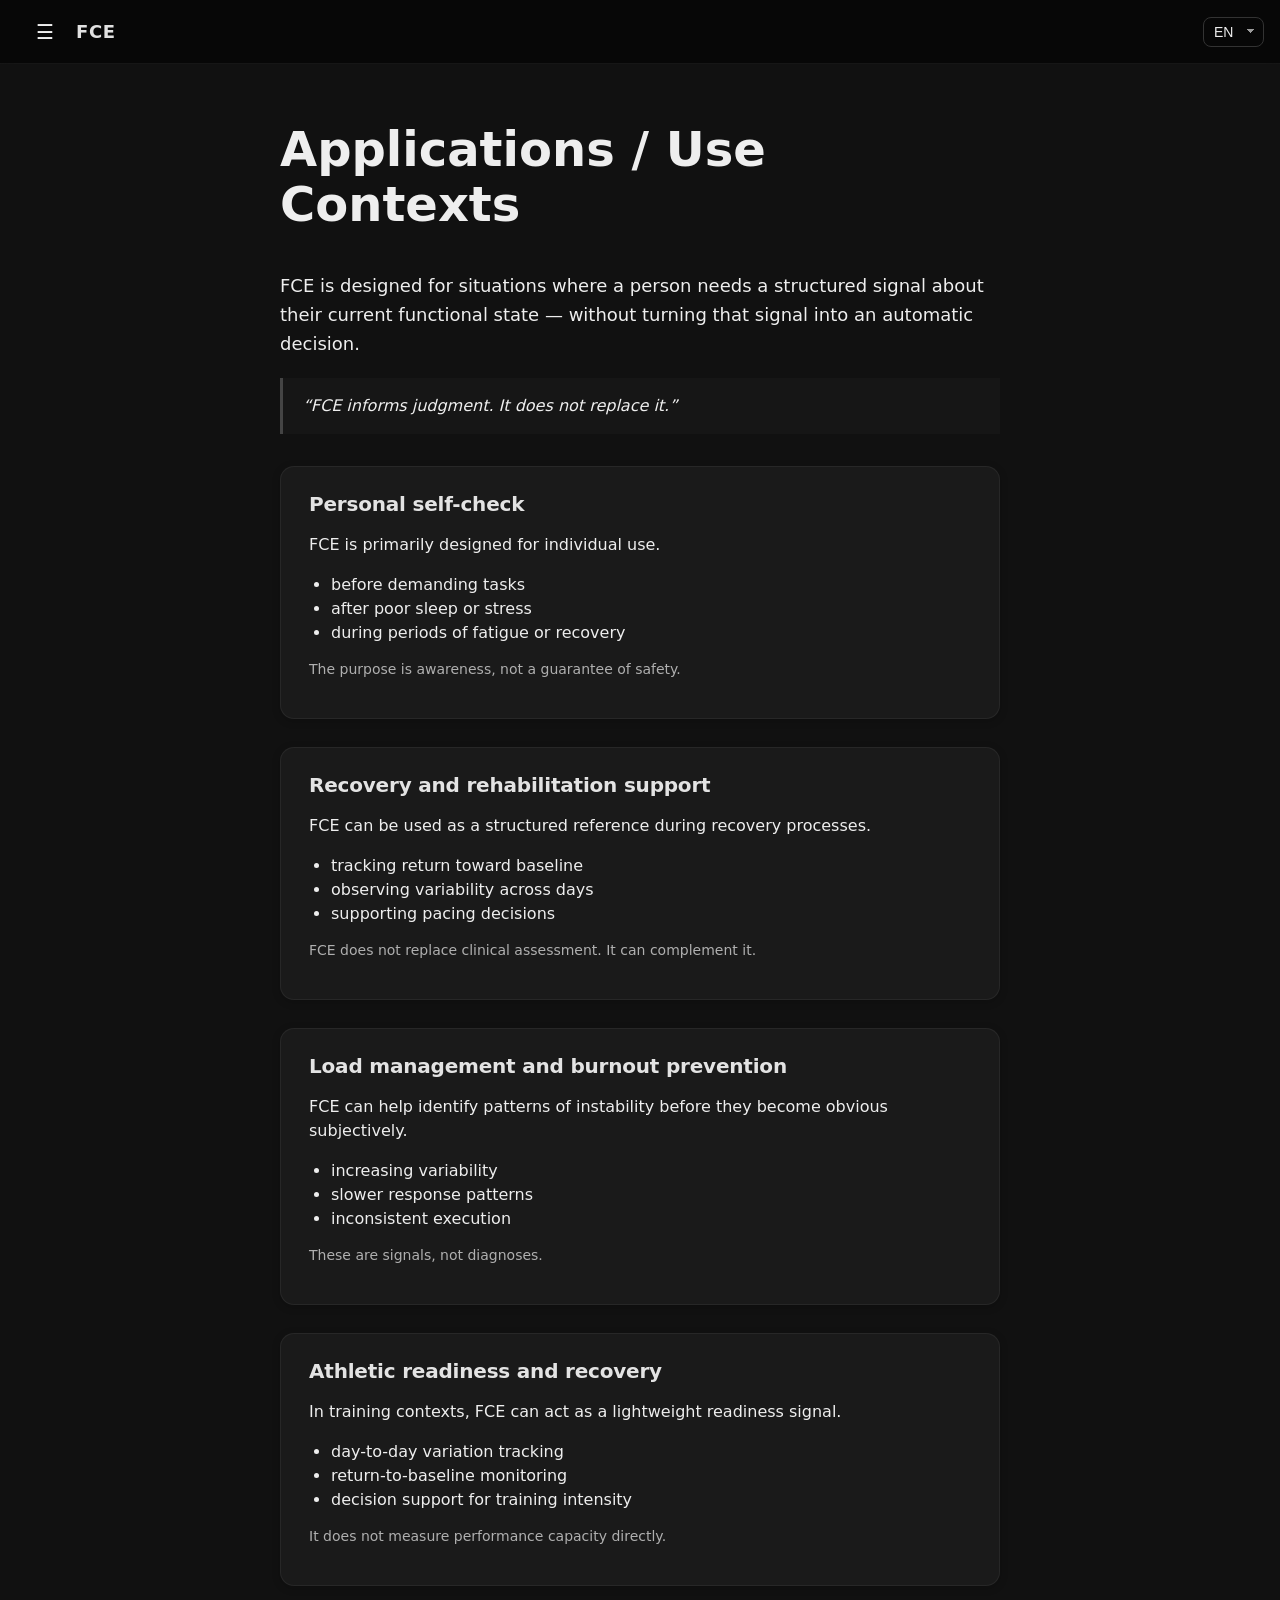
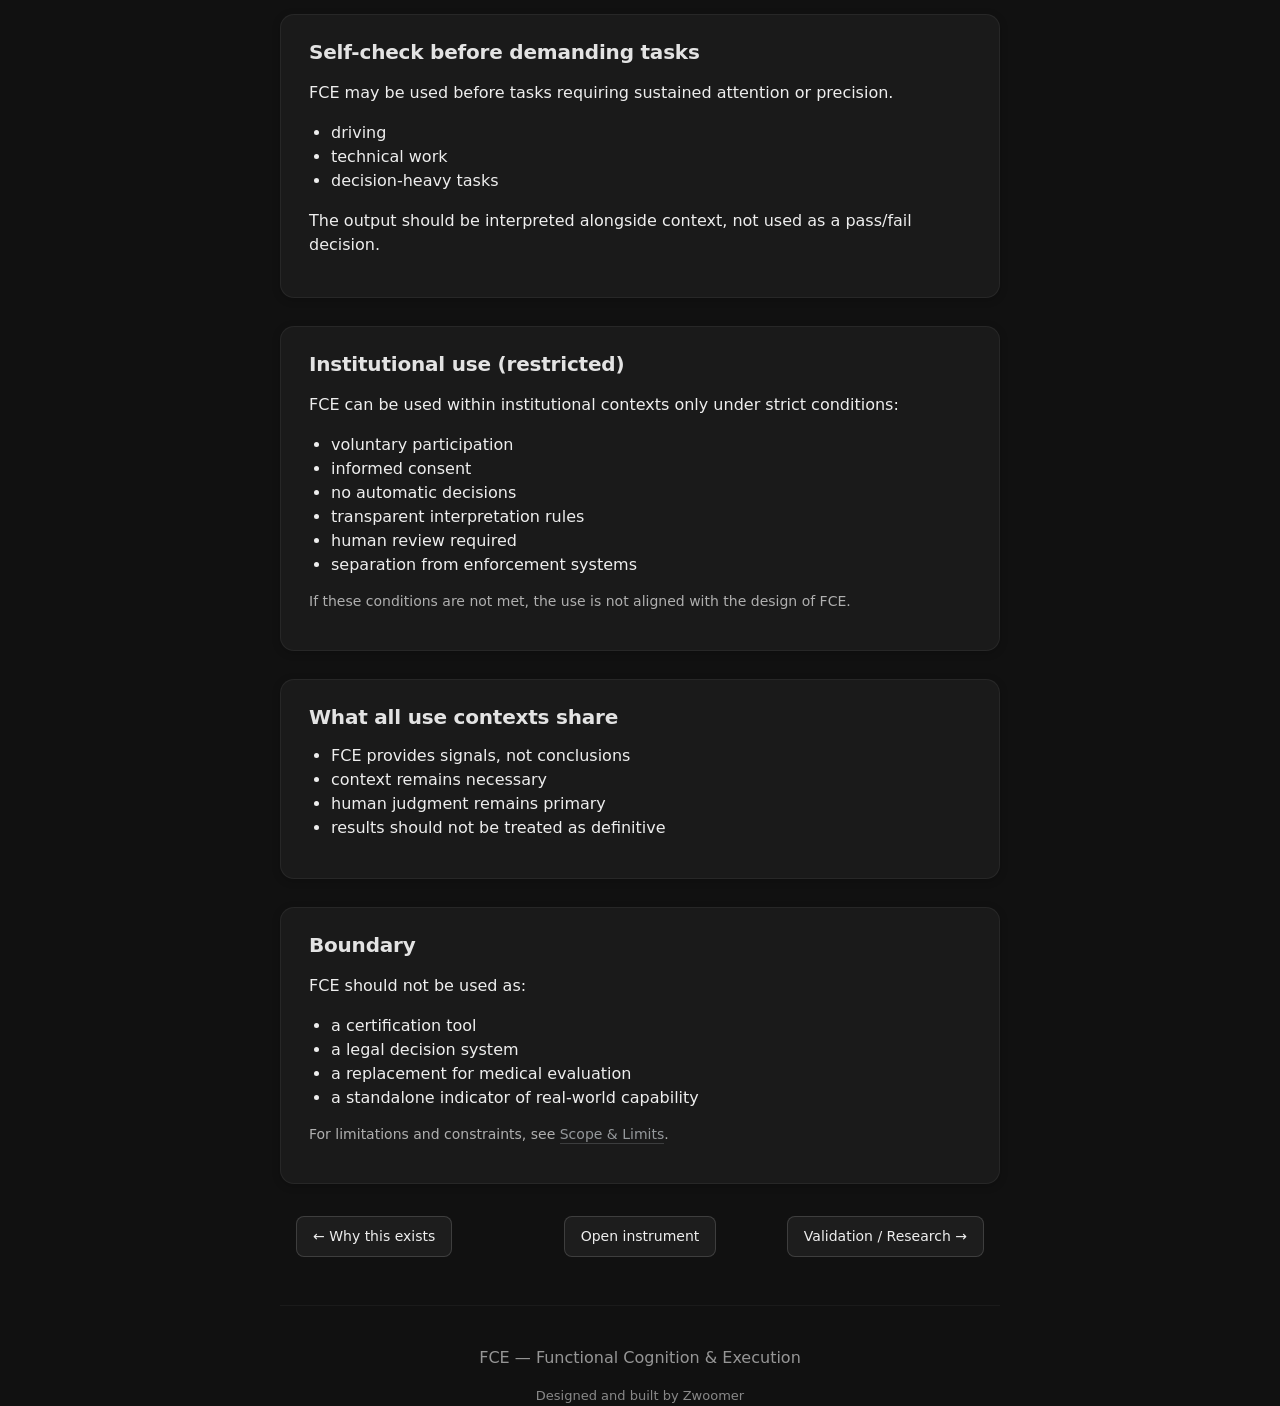
<file: applications.html>
<!DOCTYPE html>
<html lang="en">
<head>
  <meta charset="UTF-8" />
  <meta name="viewport" content="width=device-width, initial-scale=1, viewport-fit=cover" />
  <title>FCE — Applications / Use Contexts</title>
  <link rel="stylesheet" href="style.css" />

  <script>
    try {
      const p = location.pathname.split("/").pop() || "index.html";
      localStorage.setItem("fce_last_page", p);
      if (p && p.endsWith(".html") && !p.includes("index.html")) {
        localStorage.setItem("fce_last_docs_page", p);
      }
    } catch {}
  </script>
</head>

<body>
  <header class="topbar">
    <button id="menuBtn" aria-label="Menu" aria-controls="menu" aria-expanded="false">☰</button>
    <a href="index.html?home=1" class="title brand-link" id="brandLink" style="text-decoration:none; color:inherit;" aria-label="To the instrument">
      <span class="brand-short" aria-hidden="true">FCE</span>
      <span class="brand-long" aria-hidden="true">
        <span class="lang lang-en">To the instrument</span>
        <span class="lang lang-no hidden">Til instrumentet</span>
        <span class="lang lang-lt hidden">Į instrumentą</span>
      </span>
    </a>
    <span class="topbar-page is-hidden" id="topbarPage"></span>

    <div class="topbar-right">
      <div class="lang-select-wrapper">
        <select id="langSelect" class="lang-select" aria-label="Language">
          <option value="en">EN</option>
          <option value="no">NO</option>
          <option value="lt">LT</option>
        </select>
      </div>
    </div>
  </header>

  <nav id="menu" class="menu">
    <div class="menu-header">
      <button id="closeMenuBtn" class="menu-close-btn" aria-label="Close menu">×</button>
    </div>

    <a class="menu-item" href="index.html?home=1">
      <span class="lang lang-en">Home</span>
      <span class="lang lang-no hidden">Hjem</span>
      <span class="lang lang-lt hidden">Pradžia</span>
    </a>

    <a class="menu-item" href="index.html?view=history">
      <span class="lang lang-en">History</span>
      <span class="lang lang-no hidden">Historikk</span>
      <span class="lang lang-lt hidden">Istorija</span>
    </a>

    <div class="menu-section" id="menuSectionCore">
      <button type="button" class="menu-section-toggle" id="menuToggleCore" aria-expanded="false" aria-controls="menuPanelCore">
        <span class="menu-section-label">
          <span class="lang lang-en">Core Docs</span>
          <span class="lang lang-no hidden">Kjernedokumentasjon</span>
          <span class="lang lang-lt hidden">Pagrindiniai dokumentai</span>
        </span>
        <span class="menu-chevron" aria-hidden="true">▸</span>
      </button>
      <div class="menu-section-panel" id="menuPanelCore" role="region" aria-labelledby="menuToggleCore">
        <a class="menu-item menu-item-nested" href="about.html">
          <span class="lang lang-en">About</span>
          <span class="lang lang-no hidden">Om</span>
          <span class="lang lang-lt hidden">Apie</span>
        </a>
        <a class="menu-item menu-item-nested" href="concept.html">
          <span class="lang lang-en">Concept</span>
          <span class="lang lang-no hidden">Konsept</span>
          <span class="lang lang-lt hidden">Koncepcija</span>
        </a>
        <a class="menu-item menu-item-nested" href="what-fce-measures.html">
          <span class="lang lang-en">What FCE Measures</span>
          <span class="lang lang-no hidden">Hva FCE måler</span>
          <span class="lang lang-lt hidden">Ką FCE matuoja</span>
        </a>
        <a class="menu-item menu-item-nested" href="scope.html">
          <span class="lang lang-en">Scope &amp; Limits</span>
          <span class="lang lang-no hidden">Omfang &amp; begrensninger</span>
          <span class="lang lang-lt hidden">Apimtis ir ribos</span>
        </a>
        <a class="menu-item menu-item-nested" href="how-to-use.html">
          <span class="lang lang-en">How to Use</span>
          <span class="lang lang-no hidden">Hvordan bruke</span>
          <span class="lang lang-lt hidden">Kaip naudoti</span>
        </a>
        <a class="menu-item menu-item-nested" href="how-tests-work.html">
          <span class="lang lang-en">How the tests work</span>
          <span class="lang lang-no hidden">Hvordan testene fungerer</span>
          <span class="lang lang-lt hidden">Kaip veikia testai</span>
        </a>
        <a class="menu-item menu-item-nested" href="faq.html">
          <span class="lang lang-en">FAQ</span>
          <span class="lang lang-no hidden">FAQ</span>
          <span class="lang lang-lt hidden">DUK</span>
        </a>
      </div>
    </div>

    <div class="menu-section" id="menuSectionContext">
      <button type="button" class="menu-section-toggle" id="menuToggleContext" aria-expanded="false" aria-controls="menuPanelContext">
        <span class="menu-section-label">
          <span class="lang lang-en">Context &amp; Development</span>
          <span class="lang lang-no hidden">Kontekst og utvikling</span>
          <span class="lang lang-lt hidden">Kontekstas ir plėtra</span>
        </span>
        <span class="menu-chevron" aria-hidden="true">▸</span>
      </button>
      <div class="menu-section-panel" id="menuPanelContext" role="region" aria-labelledby="menuToggleContext">
        <a class="menu-item menu-item-nested" href="why.html">
          <span class="lang lang-en">Why this exists</span>
          <span class="lang lang-no hidden">Hvorfor dette finnes</span>
          <span class="lang lang-lt hidden">Kodėl tai egzistuoja</span>
        </a>
        <a class="menu-item menu-item-nested" href="applications.html" aria-current="page">
          <span class="lang lang-en">Applications / Use Contexts</span>
          <span class="lang lang-no hidden">Bruksområder / kontekster</span>
          <span class="lang lang-lt hidden">Taikymo sritys / naudojimo kontekstai</span>
        </a>
        <a class="menu-item menu-item-nested" href="validation-research.html">
          <span class="lang lang-en">Validation / Research</span>
          <span class="lang lang-no hidden">Validering / forskning</span>
          <span class="lang lang-lt hidden">Validavimas / tyrimai</span>
        </a>
      </div>
    </div>
  </nav>

  <div id="menuOverlay" class="menu-overlay hidden"></div>

  <main class="page">
    <section class="container">

      <!-- EN -->
      <div class="lang lang-en">
        <header class="hero">
          <h1>Applications / Use Contexts</h1>
          <p class="lead">
            FCE is designed for situations where a person needs a structured signal about their current functional state — without turning that signal into an automatic decision.
          </p>
          <blockquote class="quote">
            “FCE informs judgment. It does not replace it.”
          </blockquote>
        </header>

        <section class="card">
          <h3>Personal self-check</h3>
          <p>
            FCE is primarily designed for individual use.
          </p>
          <ul>
            <li>before demanding tasks</li>
            <li>after poor sleep or stress</li>
            <li>during periods of fatigue or recovery</li>
          </ul>
          <p class="muted">
            The purpose is awareness, not a guarantee of safety.
          </p>
        </section>

        <section class="card">
          <h3>Recovery and rehabilitation support</h3>
          <p>
            FCE can be used as a structured reference during recovery processes.
          </p>
          <ul>
            <li>tracking return toward baseline</li>
            <li>observing variability across days</li>
            <li>supporting pacing decisions</li>
          </ul>
          <p class="muted">
            FCE does not replace clinical assessment. It can complement it.
          </p>
        </section>

        <section class="card">
          <h3>Load management and burnout prevention</h3>
          <p>
            FCE can help identify patterns of instability before they become obvious subjectively.
          </p>
          <ul>
            <li>increasing variability</li>
            <li>slower response patterns</li>
            <li>inconsistent execution</li>
          </ul>
          <p class="muted">
            These are signals, not diagnoses.
          </p>
        </section>

        <section class="card">
          <h3>Athletic readiness and recovery</h3>
          <p>
            In training contexts, FCE can act as a lightweight readiness signal.
          </p>
          <ul>
            <li>day-to-day variation tracking</li>
            <li>return-to-baseline monitoring</li>
            <li>decision support for training intensity</li>
          </ul>
          <p class="muted">
            It does not measure performance capacity directly.
          </p>
        </section>

        <section class="card">
          <h3>Self-check before demanding tasks</h3>
          <p>
            FCE may be used before tasks requiring sustained attention or precision.
          </p>
          <ul>
            <li>driving</li>
            <li>technical work</li>
            <li>decision-heavy tasks</li>
          </ul>
          <p>
            The output should be interpreted alongside context, not used as a pass/fail decision.
          </p>
        </section>

        <section class="card">
          <h3>Institutional use (restricted)</h3>
          <p>
            FCE can be used within institutional contexts only under strict conditions:
          </p>
          <ul>
            <li>voluntary participation</li>
            <li>informed consent</li>
            <li>no automatic decisions</li>
            <li>transparent interpretation rules</li>
            <li>human review required</li>
            <li>separation from enforcement systems</li>
          </ul>
          <p class="muted">
            If these conditions are not met, the use is not aligned with the design of FCE.
          </p>
        </section>

        <section class="card">
          <h3>What all use contexts share</h3>
          <ul>
            <li>FCE provides signals, not conclusions</li>
            <li>context remains necessary</li>
            <li>human judgment remains primary</li>
            <li>results should not be treated as definitive</li>
          </ul>
        </section>

        <section class="card">
          <h3>Boundary</h3>
          <p>
            FCE should not be used as:
          </p>
          <ul>
            <li>a certification tool</li>
            <li>a legal decision system</li>
            <li>a replacement for medical evaluation</li>
            <li>a standalone indicator of real-world capability</li>
          </ul>
          <p class="muted">
            For limitations and constraints, see <a href="scope.html">Scope &amp; Limits</a>.
          </p>
        </section>
      </div>

      <!-- NO -->
      <div class="lang lang-no hidden">
        <header class="hero">
          <h1>Bruksområder / kontekster</h1>
          <p class="lead">
            FCE er laget for situasjoner der en person trenger et strukturert signal om dagens funksjonelle tilstand — uten at signalet blir en automatisk beslutning.
          </p>
          <blockquote class="quote">
            «FCE informerer dømmekraft. Den erstatter den ikke.»
          </blockquote>
        </header>

        <section class="card">
          <h3>Personlig egenkontroll</h3>
          <p>
            FCE er primært laget for individuell bruk.
          </p>
          <ul>
            <li>før krevende oppgaver</li>
            <li>etter dårlig søvn eller stress</li>
            <li>i perioder med utmattelse eller restitusjon</li>
          </ul>
          <p class="muted">
            Formålet er bevissthet, ikke bekreftelse av sikkerhet.
          </p>
        </section>

        <section class="card">
          <h3>Støtte til restitusjon og rehabilitering</h3>
          <p>
            FCE kan brukes som strukturert referanse i restitusjonsprosesser.
          </p>
          <ul>
            <li>følge tilbake mot baseline</li>
            <li>observere variasjon mellom dager</li>
            <li>støtte beslutninger om tempo og belastning</li>
          </ul>
          <p class="muted">
            FCE erstatter ikke klinisk vurdering. Den kan komplettere den.
          </p>
        </section>

        <section class="card">
          <h3>Belastningsstyring og forebygging av utbrenthet</h3>
          <p>
            FCE kan bidra til å se mønstre av ustabilitet før de blir tydelige subjektivt.
          </p>
          <ul>
            <li>økende variasjon</li>
            <li>tregere responsmønstre</li>
            <li>inkonsistent utførelse</li>
          </ul>
          <p class="muted">
            Dette er signaler, ikke diagnoser.
          </p>
        </section>

        <section class="card">
          <h3>Idrett: beredskap og restitusjon</h3>
          <p>
            I treningskontekst kan FCE fungere som et enkelt beredskapssignal.
          </p>
          <ul>
            <li>dag-til-dag-variasjon</li>
            <li>overvåking av tilbake mot baseline</li>
            <li>beslutningsstøtte for treningsintensitet</li>
          </ul>
          <p class="muted">
            Den måler ikke prestasjonskapasitet direkte.
          </p>
        </section>

        <section class="card">
          <h3>Egenkontroll før krevende oppgaver</h3>
          <p>
            FCE kan brukes før oppgaver som krever vedvarende oppmerksomhet eller presisjon.
          </p>
          <ul>
            <li>kjøring</li>
            <li>teknisk arbeid</li>
            <li>beslutningskrevende oppgaver</li>
          </ul>
          <p>
            Resultatet bør tolkes sammen med kontekst, ikke som bestått/ikke bestått.
          </p>
        </section>

        <section class="card">
          <h3>Institusjonell bruk (begrenset)</h3>
          <p>
            FCE kan brukes i institusjonelle sammenhenger bare under strenge betingelser:
          </p>
          <ul>
            <li>frivillig deltakelse</li>
            <li>informert samtykke</li>
            <li>ingen automatiserte beslutninger</li>
            <li>transparente tolkningsregler</li>
            <li>menneskelig gjennomgang påkrevd</li>
            <li>adskillelse fra tvang og sanksjonssystemer</li>
          </ul>
          <p class="muted">
            Hvis disse betingelsene ikke er oppfylt, er bruken ikke i tråd med FCEs design.
          </p>
        </section>

        <section class="card">
          <h3>Hva alle brukskontekster deler</h3>
          <ul>
            <li>FCE gir signaler, ikke konklusjoner</li>
            <li>kontekst er fortsatt nødvendig</li>
            <li>menneskelig skjønn er primært</li>
            <li>resultater bør ikke behandles som endelige</li>
          </ul>
        </section>

        <section class="card">
          <h3>Grense</h3>
          <p>
            FCE bør ikke brukes som:
          </p>
          <ul>
            <li>sertifiseringsverktøy</li>
            <li>rettslig beslutningssystem</li>
            <li>erstatning for medisinsk vurdering</li>
            <li>en selvstendig indikator på faktisk funksjonsevne</li>
          </ul>
          <p class="muted">
            For begrensninger og rammer, se <a href="scope.html">Omfang &amp; begrensninger</a>.
          </p>
        </section>
      </div>

      <!-- LT -->
      <div class="lang lang-lt hidden">
        <header class="hero">
          <h1>Taikymo sritys / naudojimo kontekstai</h1>
          <p class="lead">
            FCE skirtas situacijoms, kai žmogui reikia struktūrizuoto signalo apie dabartinę funkcinę būseną — nepaverčiant šio signalo automatiniu sprendimo pagrindu.
          </p>
          <blockquote class="quote">
            „FCE informuoja sprendimą. Jis jo nepakeičia.“
          </blockquote>
        </header>

        <section class="card">
          <h3>Asmeninė savikontrolė</h3>
          <p>
            FCE visų pirma skirtas individualiam naudojimui.
          </p>
          <ul>
            <li>prieš reiklius uždavinius</li>
            <li>po prasto miego ar streso</li>
            <li>nuovargio ar atsigavimo laikotarpiu</li>
          </ul>
          <p class="muted">
            Tikslas — sąmoningumas, ne saugumo patvirtinimas.
          </p>
        </section>

        <section class="card">
          <h3>Atsigavimo ir reabilitacijos palaikymas</h3>
          <p>
            FCE gali būti naudojamas kaip struktūrizuota atraminė informacija atsigavimo procesuose.
          </p>
          <ul>
            <li>grįžimo link bazinio lygio stebėjimas</li>
            <li>kitimo tarp dienų pastebėjimas</li>
            <li>tempo ir krūvio sprendimų palaikymas</li>
          </ul>
          <p class="muted">
            FCE nepakeičia klinikinio vertinimo. Jis gali jį papildyti.
          </p>
        </section>

        <section class="card">
          <h3>Krūvio valdymas ir išsekimo prevencija</h3>
          <p>
            FCE gali padėti pastebėti nestabilumo požymius, kol jie subjektyviai dar neaiškūs.
          </p>
          <ul>
            <li>didėjantis kintamumas</li>
            <li>lėtesni atsako modeliai</li>
            <li>nekonsistentiškas vykdymas</li>
          </ul>
          <p class="muted">
            Tai signalai, ne diagnozės.
          </p>
        </section>

        <section class="card">
          <h3>Sportinis pasirengimas ir atsigavimas</h3>
          <p>
            Treniruotės kontekste FCE gali būti lengvas pasirengimo signalas.
          </p>
          <ul>
            <li>kasdienės variacijos stebėjimas</li>
            <li>grįžimo link bazinio lygio stebėjimas</li>
            <li>sprendimų dėl treniruotės intensyvumo palaikymas</li>
          </ul>
          <p class="muted">
            Jis tiesiogiai nematuoja veiklos pajėgumo.
          </p>
        </section>

        <section class="card">
          <h3>Savikontrolė prieš reiklius uždavinius</h3>
          <p>
            FCE gali būti naudojamas prieš užduotis, reikalaujančias ilgalaikio dėmesio ar tikslumo.
          </p>
          <ul>
            <li>vairavimas</li>
            <li>techninis darbas</li>
            <li>sprendimų reikalaujančios užduotys</li>
          </ul>
          <p>
            Rezultatą reikia interpretuoti kartu su kontekstu, ne kaip „praėjo / nepraėjo“ sprendimą.
          </p>
        </section>

        <section class="card">
          <h3>Institucinis naudojimas (ribotas)</h3>
          <p>
            FCE institucinėje aplinkoje gali būti naudojamas tik griežtomis sąlygomis:
          </p>
          <ul>
            <li>savanoriškas dalyvavimas</li>
            <li>informuotas sutikimas</li>
            <li>jokie automatiniai sprendimai</li>
            <li>skaidrios interpretacijos taisyklės</li>
            <li>privalomas žmogaus peržiūros žingsnis</li>
            <li>atskyrimas nuo vykdymo ir sankcijų sistemų</li>
          </ul>
          <p class="muted">
            Jei šių sąlygų nėra, naudojimas neatitinka FCE dizaino.
          </p>
        </section>

        <section class="card">
          <h3>Kas bendra visiems naudojimo kontekstams</h3>
          <ul>
            <li>FCE pateikia signalus, ne išvadas</li>
            <li>kontekstas vis dar būtinas</li>
            <li>žmogaus sprendimas lieka pagrindinis</li>
            <li>rezultatų negalima laikyti galutiniais</li>
          </ul>
        </section>

        <section class="card">
          <h3>Ribos</h3>
          <p>
            FCE neturėtų būti naudojamas kaip:
          </p>
          <ul>
            <li>sertifikavimo priemonė</li>
            <li>teisinis sprendimų sistema</li>
            <li>pakaitalas medicininiam vertinimui</li>
            <li>atskiras realaus pasaulio pajėgumo rodiklis</li>
          </ul>
          <p class="muted">
            Apribojimams ir rėmams žr. <a href="scope.html">Apimtis ir ribos</a>.
          </p>
        </section>
      </div>

      <nav class="docs-nav">
        <div class="docs-nav-left">
          <a href="why.html" class="docs-nav-btn">
            <span class="lang lang-en">← Why this exists</span>
            <span class="lang lang-no hidden">← Hvorfor dette finnes</span>
            <span class="lang lang-lt hidden">← Kodėl tai egzistuoja</span>
          </a>
        </div>

        <div class="docs-nav-center">
          <a href="index.html#instrument" class="docs-nav-btn">
            <span class="lang lang-en">Open instrument</span>
            <span class="lang lang-no hidden">Åpne instrument</span>
            <span class="lang lang-lt hidden">Atidaryti instrumentą</span>
          </a>
        </div>

        <div class="docs-nav-right">
          <a href="validation-research.html" class="docs-nav-btn">
            <span class="lang lang-en">Validation / Research →</span>
            <span class="lang lang-no hidden">Validering / forskning →</span>
            <span class="lang lang-lt hidden">Validavimas / tyrimai →</span>
          </a>
        </div>
      </nav>

      <footer class="footer muted">
        <p>FCE — Functional Cognition &amp; Execution</p>
        <p class="footer-builtby">Designed and built by Zwoomer</p>
      </footer>
    </section>
  </main>


  <script>
    (function () {
      const menu = document.getElementById("menu");
      const overlay = document.getElementById("menuOverlay");
      const menuBtn = document.getElementById("menuBtn");
      const closeMenuBtn = document.getElementById("closeMenuBtn");

      function openMenu() {
        menu.classList.add("open");
        overlay.classList.remove("hidden");
        document.body.classList.add("menu-open");
        if (menuBtn) menuBtn.setAttribute("aria-expanded", "true");
      }

      function closeMenu() {
        menu.classList.remove("open");
        overlay.classList.add("hidden");
        document.body.classList.remove("menu-open");
        if (menuBtn) menuBtn.setAttribute("aria-expanded", "false");
      }

      menuBtn && menuBtn.addEventListener("click", () => {
        if (menu.classList.contains("open")) closeMenu();
        else openMenu();
      });

      closeMenuBtn && closeMenuBtn.addEventListener("click", closeMenu);
      overlay && overlay.addEventListener("click", closeMenu);

      document.addEventListener("keydown", (e) => {
        if (e.key === "Escape" && menu.classList.contains("open")) closeMenu();
      });

      document.querySelectorAll(".menu-item").forEach(item => {
        item.addEventListener("click", (e) => {
          if (!item.classList.contains("is-disabled")) closeMenu();
          else e.preventDefault();
        });
      });

      const LANG_KEY = "fce_lang";
      const hasLtContent = !!document.querySelector(".lang-lt");

      let currentLang = localStorage.getItem(LANG_KEY);
      if (!currentLang) {
        const oldLang = localStorage.getItem("fce_lang_v1");
        if (oldLang) {
          currentLang = oldLang;
          try { localStorage.setItem(LANG_KEY, currentLang); } catch {}
        } else {
          currentLang = "en";
        }
      }

      if (currentLang === "lt" && !hasLtContent) {
        currentLang = "en";
        try { localStorage.setItem(LANG_KEY, currentLang); } catch {}
      }

      const langSelect = document.getElementById("langSelect");

      if (langSelect) {
        const hasLtOption = Array.from(langSelect.options).some(opt => opt.value === "lt");
        if (!hasLtOption) {
          const ltOption = document.createElement("option");
          ltOption.value = "lt";
          ltOption.textContent = "LT";
          langSelect.appendChild(ltOption);
        }
      }

      if (langSelect) langSelect.value = currentLang;

      const I18N_PAGES = {
        en: {
          about: "About",
          concept: "Concept",
          "what-fce-measures": "What FCE Measures",
          scope: "Scope & Limits",
          "how-to-use": "How to use",
          "how-tests-work": "How the tests work",
          faq: "FAQ",
          applications: "Applications / Use Contexts",
          "validation-research": "Validation / Research"
        },
        no: {
          about: "Om",
          concept: "Konsept",
          "what-fce-measures": "Hva FCE måler",
          scope: "Omfang & begrensninger",
          "how-to-use": "Hvordan bruke",
          "how-tests-work": "Hvordan testene fungerer",
          faq: "FAQ",
          applications: "Bruksområder / kontekster",
          "validation-research": "Validering / forskning"
        },
        lt: {
          about: "Apie",
          concept: "Koncepcija",
          "what-fce-measures": "Ką FCE matuoja",
          scope: "Apimtis ir ribos",
          "how-to-use": "Kaip naudoti",
          "how-tests-work": "Kaip veikia testai",
          faq: "DUK",
          applications: "Taikymo sritys / naudojimo kontekstai",
          "validation-research": "Validavimas / tyrimai"
        }
      };

      function getPageTitle(lang) {
        const pageName = (location.pathname.split("/").pop() || "about.html").replace(".html", "");
        return (I18N_PAGES[lang] && I18N_PAGES[lang][pageName])
          ? I18N_PAGES[lang][pageName]
          : (I18N_PAGES.en[pageName] || "Applications / Use Contexts");
      }

      function updateTopbarPage() {
        const topbarPage = document.getElementById("topbarPage");
        if (topbarPage) {
          topbarPage.textContent = getPageTitle(currentLang);
        }
      }

      function applyLanguage(lang) {
        let contentLang = lang;
        if (contentLang === "lt" && !hasLtContent) {
          contentLang = "en";
        }

        const uiLang = contentLang;

        currentLang = contentLang;
        try { localStorage.setItem(LANG_KEY, contentLang); } catch {}
        if (langSelect) langSelect.value = currentLang;

        document.querySelectorAll(".lang-en").forEach(el => el.classList.toggle("hidden", contentLang !== "en"));
        document.querySelectorAll(".lang-no").forEach(el => el.classList.toggle("hidden", contentLang !== "no"));
        document.querySelectorAll(".lang-lt").forEach(el => el.classList.toggle("hidden", contentLang !== "lt"));

        document.querySelectorAll(".menu .lang-en, .docs-nav .lang-en").forEach(el => {
          el.classList.toggle("hidden", uiLang !== "en");
        });
        document.querySelectorAll(".menu .lang-no, .docs-nav .lang-no").forEach(el => {
          el.classList.toggle("hidden", uiLang !== "no");
        });
        document.querySelectorAll(".menu .lang-lt, .docs-nav .lang-lt").forEach(el => {
          el.classList.toggle("hidden", uiLang !== "lt");
        });

        updateTopbarPage();
        setupScrollObserver();
      }

      let scrollObserver = null;
      function setupScrollObserver() {
        if (scrollObserver) scrollObserver.disconnect();

        const pageHeading = document.querySelector(".lang:not(.hidden) .hero h1, .lang:not(.hidden) .hero h2")
          || document.querySelector(".hero h1, .hero h2");
        const topbarPage = document.getElementById("topbarPage");
        if (!topbarPage || !pageHeading) return;

        function updateVisibility(isIntersecting) {
          if (isIntersecting) topbarPage.classList.add("is-hidden");
          else topbarPage.classList.remove("is-hidden");
        }

        scrollObserver = new IntersectionObserver((entries) => {
          entries.forEach(entry => updateVisibility(entry.isIntersecting));
        }, { threshold: 0.25 });

        scrollObserver.observe(pageHeading);
      }

      langSelect && langSelect.addEventListener("change", (e) => applyLanguage(e.target.value));

      applyLanguage(currentLang);

      function updateBrandLinkHint() {
        const brandLink = document.getElementById("brandLink");
        if (!brandLink) return;
        const hints = { en: "To the instrument", no: "Til instrumentet", lt: "Į instrumentą" };
        const hint = hints[currentLang] || hints.en;
        brandLink.setAttribute("data-hint", hint);
        brandLink.setAttribute("aria-label", hint);
      }

      updateBrandLinkHint();
      langSelect && langSelect.addEventListener("change", () => {
        updateBrandLinkHint();
      });

      function storeScrollPosition() {
        try {
          const scrollPos = window.scrollY || window.pageYOffset || 0;
          if (scrollPos > 0) {
            localStorage.setItem("fce_doc_scroll_applications", String(scrollPos));
          }
        } catch (e) {}
      }

      document.addEventListener("visibilitychange", () => {
        if (document.visibilityState === "hidden") {
          storeScrollPosition();
        }
      });

      window.addEventListener("beforeunload", storeScrollPosition);

      try {
        const restoreScroll = sessionStorage.getItem("fce_restore_scroll");
        if (restoreScroll) {
          sessionStorage.removeItem("fce_restore_scroll");
          const scrollPos = parseInt(restoreScroll, 10);
          if (!isNaN(scrollPos) && scrollPos > 0) {
            requestAnimationFrame(() => {
              window.scrollTo(0, scrollPos);
            });
          }
        } else if (window.location.hash === "#restore-scroll") {
          const storedScroll = localStorage.getItem("fce_doc_scroll_applications");
          if (storedScroll) {
            const scrollPos = parseInt(storedScroll, 10);
            if (!isNaN(scrollPos) && scrollPos > 0) {
              history.replaceState(null, "", window.location.pathname);
              requestAnimationFrame(() => {
                window.scrollTo(0, scrollPos);
              });
            }
          }
        }
      } catch (e) {}
    })();
  </script>
  <script src="menu-sections.js" defer></script>
  <script src="docs.js"></script>
</body>
</html>
</file>
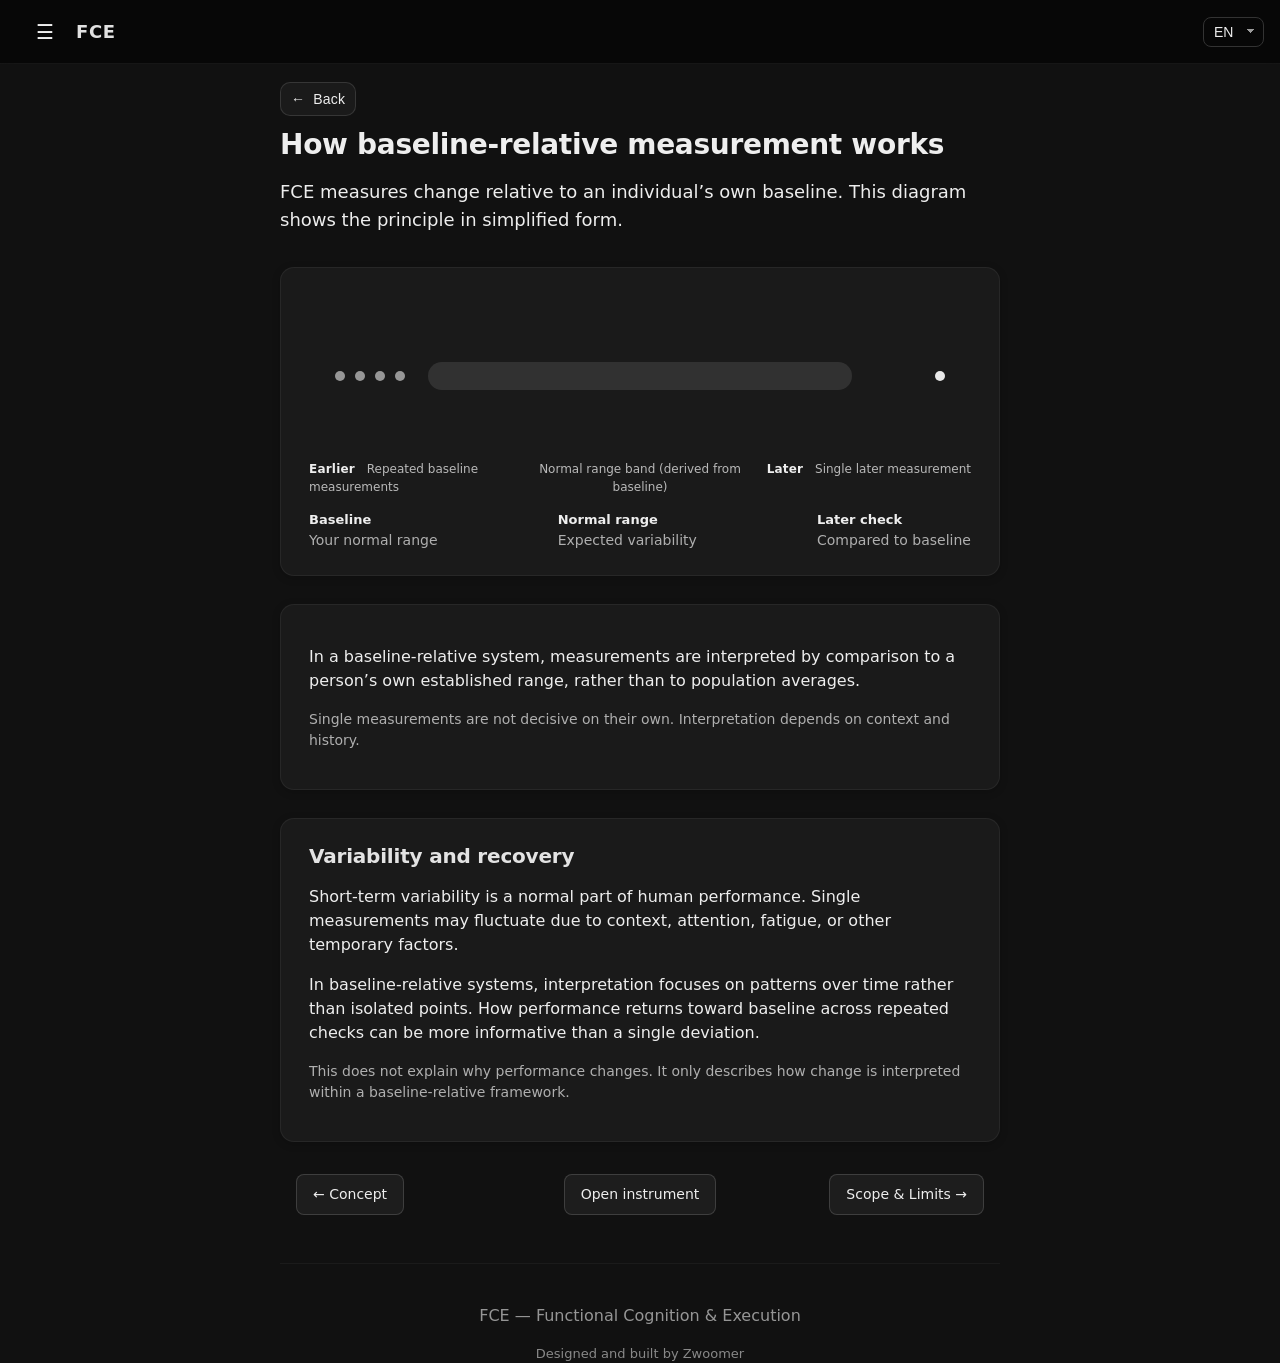
<file: baseline-relative.html>
<!DOCTYPE html>
<html lang="en">
<head>
  <meta charset="UTF-8" />
  <meta name="viewport" content="width=device-width, initial-scale=1, viewport-fit=cover" />
  <title>FCE — How baseline-relative measurement works</title>
  <link rel="stylesheet" href="style.css" />

  <!-- Remember last visited page -->
  <script>
    try {
      const p = location.pathname.split("/").pop() || "index.html";
      localStorage.setItem("fce_last_page", p);
      // Also track last docs page (exclude index.html)
      if (p && p.endsWith(".html") && !p.includes("index.html")) {
        localStorage.setItem("fce_last_docs_page", p);
      }
    } catch {}
  </script>
</head>

<body>
  <header class="topbar">
    <button id="menuBtn" aria-label="Menu" aria-controls="menu" aria-expanded="false">☰</button>
    <a href="index.html?home=1" class="title brand-link" id="brandLink" style="text-decoration:none; color:inherit;" aria-label="To the instrument">
      <span class="brand-short" aria-hidden="true">FCE</span>
      <span class="brand-long" aria-hidden="true">
        <span class="lang lang-en">To the instrument</span>
        <span class="lang lang-no hidden">Til instrumentet</span>
        <span class="lang lang-lt hidden">Į instrumentą</span>
      </span>
    </a>
    <span class="topbar-page is-hidden" id="topbarPage"></span>

    <div class="topbar-right">
      <div class="lang-select-wrapper">
        <select id="langSelect" class="lang-select" aria-label="Language">
          <option value="en">EN</option>
          <option value="no">NO</option>
          <option value="lt">LT</option>
        </select>
      </div>
    </div>
  </header>

  <nav id="menu" class="menu">
    <div class="menu-header">
      <button id="closeMenuBtn" class="menu-close-btn" aria-label="Close menu">×</button>
    </div>

    <a class="menu-item" href="index.html?home=1">
      <span class="lang lang-en">Home</span>
      <span class="lang lang-no hidden">Hjem</span>
      <span class="lang lang-lt hidden">Pradžia</span>
    </a>

    <a class="menu-item" href="index.html?view=history">
      <span class="lang lang-en">History</span>
      <span class="lang lang-no hidden">Historikk</span>
      <span class="lang lang-lt hidden">Istorija</span>
    </a>

    <div class="menu-section" id="menuSectionCore">
      <button type="button" class="menu-section-toggle" id="menuToggleCore" aria-expanded="false" aria-controls="menuPanelCore">
        <span class="menu-section-label">
          <span class="lang lang-en">Core Docs</span>
          <span class="lang lang-no hidden">Kjernedokumentasjon</span>
          <span class="lang lang-lt hidden">Pagrindiniai dokumentai</span>
        </span>
        <span class="menu-chevron" aria-hidden="true">▸</span>
      </button>
      <div class="menu-section-panel" id="menuPanelCore" role="region" aria-labelledby="menuToggleCore">
        <a class="menu-item menu-item-nested" href="about.html">
          <span class="lang lang-en">About</span>
          <span class="lang lang-no hidden">Om</span>
          <span class="lang lang-lt hidden">Apie</span>
        </a>
        <a class="menu-item menu-item-nested" href="concept.html">
          <span class="lang lang-en">Concept</span>
          <span class="lang lang-no hidden">Konsept</span>
          <span class="lang lang-lt hidden">Koncepcija</span>
        </a>
        <a class="menu-item menu-item-nested" href="what-fce-measures.html">
          <span class="lang lang-en">What FCE Measures</span>
          <span class="lang lang-no hidden">Hva FCE måler</span>
          <span class="lang lang-lt hidden">Ką FCE matuoja</span>
        </a>
        <a class="menu-item menu-item-nested" href="scope.html">
          <span class="lang lang-en">Scope &amp; Limits</span>
          <span class="lang lang-no hidden">Omfang &amp; begrensninger</span>
          <span class="lang lang-lt hidden">Apimtis ir ribos</span>
        </a>
        <a class="menu-item menu-item-nested" href="how-to-use.html">
          <span class="lang lang-en">How to Use</span>
          <span class="lang lang-no hidden">Hvordan bruke</span>
          <span class="lang lang-lt hidden">Kaip naudoti</span>
        </a>
        <a class="menu-item menu-item-nested" href="how-tests-work.html">
          <span class="lang lang-en">How the tests work</span>
          <span class="lang lang-no hidden">Hvordan testene fungerer</span>
          <span class="lang lang-lt hidden">Kaip veikia testai</span>
        </a>
        <a class="menu-item menu-item-nested" href="faq.html">
          <span class="lang lang-en">FAQ</span>
          <span class="lang lang-no hidden">FAQ</span>
          <span class="lang lang-lt hidden">DUK</span>
        </a>
      </div>
    </div>

    <div class="menu-section" id="menuSectionContext">
      <button type="button" class="menu-section-toggle" id="menuToggleContext" aria-expanded="false" aria-controls="menuPanelContext">
        <span class="menu-section-label">
          <span class="lang lang-en">Context &amp; Development</span>
          <span class="lang lang-no hidden">Kontekst og utvikling</span>
          <span class="lang lang-lt hidden">Kontekstas ir plėtra</span>
        </span>
        <span class="menu-chevron" aria-hidden="true">▸</span>
      </button>
      <div class="menu-section-panel" id="menuPanelContext" role="region" aria-labelledby="menuToggleContext">
        <a class="menu-item menu-item-nested" href="why.html">
          <span class="lang lang-en">Why this exists</span>
          <span class="lang lang-no hidden">Hvorfor dette finnes</span>
          <span class="lang lang-lt hidden">Kodėl tai egzistuoja</span>
        </a>
        <a class="menu-item menu-item-nested" href="applications.html">
          <span class="lang lang-en">Applications / Use Contexts</span>
          <span class="lang lang-no hidden">Bruksområder / kontekster</span>
          <span class="lang lang-lt hidden">Taikymo sritys / naudojimo kontekstai</span>
        </a>
        <a class="menu-item menu-item-nested" href="validation-research.html">
          <span class="lang lang-en">Validation / Research</span>
          <span class="lang lang-no hidden">Validering / forskning</span>
          <span class="lang lang-lt hidden">Validavimas / tyrimai</span>
        </a>
      </div>
    </div>
  </nav>

  <div id="menuOverlay" class="menu-overlay hidden"></div>

  <main class="page">
    <section class="container">
      <div class="view-back">
        <button id="backBtnBaselineRelative" class="btn btn-ghost" type="button" aria-label="Back">
          <span aria-hidden="true">←</span>
          <span class="lang lang-en">Back</span>
          <span class="lang lang-no hidden">Tilbake</span>
          <span class="lang lang-lt hidden">Atgal</span>
        </button>
      </div>

      <!-- EN -->
      <div class="lang lang-en">
        <section class="hero">
          <h2>How baseline-relative measurement works</h2>
          <p class="lead">
            FCE measures change relative to an individual&rsquo;s own baseline.
            This diagram shows the principle in simplified form.
          </p>
        </section>

        <section class="card">
          <div class="baseline-diagram">

            <div class="band" aria-hidden="true"></div>

            <div class="points baseline">
              <span class="dot baseline-dot"></span>
              <span class="dot baseline-dot"></span>
              <span class="dot baseline-dot"></span>
              <span class="dot baseline-dot"></span>
            </div>

            <div class="points check">
              <span class="dot single"></span>
            </div>
          </div>

          <div class="diagram-micro">
            <div class="micro-left">
              <span class="micro-time">Earlier</span>
              <span class="micro-desc">Repeated baseline measurements</span>
            </div>
            <div class="micro-mid">
              <span class="micro-desc">Normal range band (derived from baseline)</span>
            </div>
            <div class="micro-right">
              <span class="micro-time">Later</span>
              <span class="micro-desc">Single later measurement</span>
            </div>
          </div>

          <div class="diagram-labels">
            <div>
              <strong>Baseline</strong><br />
              <span class="muted">Your normal range</span>
            </div>
            <div>
              <strong>Normal range</strong><br />
              <span class="muted">Expected variability</span>
            </div>
            <div>
              <strong>Later check</strong><br />
              <span class="muted">Compared to baseline</span>
            </div>
          </div>
        </section>

        <section class="card">
          <p>
            In a baseline-relative system, measurements are interpreted by comparison
            to a person&rsquo;s own established range, rather than to population averages.
          </p>
          <p class="muted">
            Single measurements are not decisive on their own.
            Interpretation depends on context and history.
          </p>
        </section>

        <section class="card">
          <h3>Variability and recovery</h3>

          <p>
            Short-term variability is a normal part of human performance.
            Single measurements may fluctuate due to context, attention, fatigue,
            or other temporary factors.
          </p>

          <p>
            In baseline-relative systems, interpretation focuses on patterns over time
            rather than isolated points.
            How performance returns toward baseline across repeated checks
            can be more informative than a single deviation.
          </p>

          <p class="muted">
            This does not explain why performance changes.
            It only describes how change is interpreted within a baseline-relative framework.
          </p>
        </section>
      </div>

      <!-- LT -->
      <div class="lang lang-lt hidden">
        <section class="hero">
          <h2>Kaip veikia palyginimas su asmeniniu baziniu lygiu</h2>
          <p class="lead">
            FCE vertina pokytį, lygindama šiandienos vykdymą su asmens baziniu lygiu.
            Ši schema parodo principą supaprastinta forma.
          </p>
        </section>

        <section class="card">
          <div class="baseline-diagram">
            <div class="band" aria-hidden="true"></div>

            <div class="points baseline">
              <span class="dot baseline-dot"></span>
              <span class="dot baseline-dot"></span>
              <span class="dot baseline-dot"></span>
              <span class="dot baseline-dot"></span>
            </div>

            <div class="points check">
              <span class="dot single"></span>
            </div>
          </div>

          <div class="diagram-micro">
            <div class="micro-left">
              <span class="micro-time">Anksčiau</span>
              <span class="micro-desc">Pakartotiniai bazinio lygio matavimai</span>
            </div>
            <div class="micro-mid">
              <span class="micro-desc">Normalus diapazonas (iš bazės)</span>
            </div>
            <div class="micro-right">
              <span class="micro-time">Vėliau</span>
              <span class="micro-desc">Vienas vėlesnis matavimas</span>
            </div>
          </div>

          <div class="diagram-labels">
            <div>
              <strong>Bazinis lygis</strong><br />
              <span class="muted">Asmens įprastas diapazonas</span>
            </div>
            <div>
              <strong>Normalus diapazonas</strong><br />
              <span class="muted">Tikėtina variacija</span>
            </div>
            <div>
              <strong>Vėlesnė patikra</strong><br />
              <span class="muted">Lyginama su baze</span>
            </div>
          </div>
        </section>

        <section class="card">
          <p>
            Baziniu lygiu pagrįstoje sistemoje matavimai interpretuojami lyginant su asmens pačios(-io) nustatytu įprastu diapazonu,
            o ne su populiacijos vidurkiais.
          </p>
          <p class="muted">
            Vienas matavimas nėra lemiamas savaime. Interpretacija turi remtis kontekstu ir istorija.
          </p>
        </section>

        <section class="card">
          <h3>Variacija ir sugrįžimas link bazės</h3>
          <p>
            Trumpalaikė variacija yra normali žmogaus vykdymo dalis.
            Vienkartiniai matavimai gali svyruoti dėl konteksto, dėmesio, nuovargio ar kitų laikinų veiksnių.
          </p>
          <p>
            Baziniu lygiu pagrįstoje interpretacijoje svarbiau matyti dėsningumus per laiką, o ne pavienius taškus.
            Kaip vykdymas grįžta link bazės per pakartotines patikras, dažnai yra informatyviau nei vienas nukrypimas.
          </p>
          <p class="muted">
            Tai nepaaiškina, kodėl vykdymas keičiasi. Tai tik aprašo, kaip pokytis interpretuojamas baziniu lygiu pagrįstame rėme.
          </p>
        </section>
      </div>

      <!-- NO -->
      <div class="lang lang-no hidden">
        <section class="hero">
          <h2>Hvordan baseline-relativ måling fungerer</h2>
          <p class="lead">
            FCE måler endring relativt til individets egen baseline.
            Diagrammet viser prinsippet i forenklet form.
          </p>
        </section>

        <section class="card">
          <div class="baseline-diagram">

            <div class="band" aria-hidden="true"></div>

            <div class="points baseline">
              <span class="dot baseline-dot"></span>
              <span class="dot baseline-dot"></span>
              <span class="dot baseline-dot"></span>
              <span class="dot baseline-dot"></span>
            </div>

            <div class="points check">
              <span class="dot single"></span>
            </div>
          </div>

          <div class="diagram-micro">
            <div class="micro-left">
              <span class="micro-time">Tidligere</span>
              <span class="micro-desc">Gjentatte baseline-målinger</span>
            </div>
            <div class="micro-mid">
              <span class="micro-desc">Normalområde (utledet fra baseline)</span>
            </div>
            <div class="micro-right">
              <span class="micro-time">Senere</span>
              <span class="micro-desc">Én senere måling</span>
            </div>
          </div>

          <div class="diagram-labels">
            <div>
              <strong>Baseline</strong><br />
              <span class="muted">Individets normalområde</span>
            </div>
            <div>
              <strong>Normalområde</strong><br />
              <span class="muted">Forventet variasjon</span>
            </div>
            <div>
              <strong>Senere måling</strong><br />
              <span class="muted">Sammenlignes mot baseline</span>
            </div>
          </div>
        </section>

        <section class="card">
          <p>
            I et baseline-relativt system tolkes målinger ved å sammenligne dem
            med individets eget etablerte område, ikke mot befolkningsgjennomsnitt.
          </p>
          <p class="muted">
            En enkelt måling er ikke avgjørende alene.
            Tolkning avhenger av kontekst og historikk.
          </p>
        </section>

        <section class="card">
          <h3>Variasjon og tilbakegang</h3>

          <p>
            Kortvarig variasjon er en normal del av menneskelig prestasjon.
            Enkeltmålinger kan svinge på grunn av kontekst, oppmerksomhet,
            tretthet eller andre midlertidige forhold.
          </p>

          <p>
            I baseline-relativ måling legges det vekt på mønstre over tid
            fremfor enkeltpunkter.
            Hvordan prestasjon beveger seg tilbake mot baseline ved gjentatte målinger
            kan være mer informativt enn ett avvik alene.
          </p>

          <p class="muted">
            Dette forklarer ikke hvorfor prestasjon endrer seg.
            Det beskriver kun hvordan endring tolkes innenfor et baseline-relativt rammeverk.
          </p>
        </section>
      </div>

      <nav class="docs-nav">
        <div class="docs-nav-left">
          <a href="concept.html" class="docs-nav-btn">
            <span class="lang lang-en">← Concept</span>
            <span class="lang lang-no hidden">← Konsept</span>
            <span class="lang lang-lt hidden">← Koncepcija</span>
          </a>
        </div>

        <div class="docs-nav-center">
          <a href="index.html#instrument" class="docs-nav-btn">
            <span class="lang lang-en">Open instrument</span>
            <span class="lang lang-no hidden">Åpne instrument</span>
            <span class="lang lang-lt hidden">Atidaryti instrumentą</span>
          </a>
        </div>

        <div class="docs-nav-right">
          <a href="scope.html" class="docs-nav-btn">
            <span class="lang lang-en">Scope &amp; Limits →</span>
            <span class="lang lang-no hidden">Omfang &amp; begrensninger →</span>
            <span class="lang lang-lt hidden">Apimtis ir ribos →</span>
          </a>
        </div>
      </nav>

      <footer class="footer muted">
        <p>FCE — Functional Cognition &amp; Execution</p>
        <p class="footer-builtby">Designed and built by Zwoomer</p>
      </footer>
    </section>
  </main>

  <script>
    (function () {
      const menu = document.getElementById("menu");
      const overlay = document.getElementById("menuOverlay");
      const menuBtn = document.getElementById("menuBtn");
      const closeMenuBtn = document.getElementById("closeMenuBtn");

      function openMenu() {
        menu.classList.add("open");
        overlay.classList.remove("hidden");
        document.body.classList.add("menu-open");
        if (menuBtn) menuBtn.setAttribute("aria-expanded", "true");
      }

      function closeMenu() {
        menu.classList.remove("open");
        overlay.classList.add("hidden");
        document.body.classList.remove("menu-open");
        if (menuBtn) menuBtn.setAttribute("aria-expanded", "false");
      }

      menuBtn && menuBtn.addEventListener("click", () => {
        if (menu.classList.contains("open")) closeMenu();
        else openMenu();
      });

      closeMenuBtn && closeMenuBtn.addEventListener("click", closeMenu);
      overlay && overlay.addEventListener("click", closeMenu);

      document.addEventListener("keydown", (e) => {
        if (e.key === "Escape" && menu.classList.contains("open")) closeMenu();
      });

      // Close menu when clicking menu items (skip disabled items)
      document.querySelectorAll(".menu-item").forEach(item => {
        item.addEventListener("click", (e) => {
          if (!item.classList.contains("is-disabled")) closeMenu();
          else e.preventDefault();
        });
      });

      const LANG_KEY = "fce_lang";
      const hasLtContent = !!document.querySelector(".lang-lt");
      
      // Check for legacy key first, then use fce_lang
      let currentLang = localStorage.getItem(LANG_KEY);
      if (!currentLang) {
        const oldLang = localStorage.getItem("fce_lang_v1");
        if (oldLang) {
          currentLang = oldLang;
          try { localStorage.setItem(LANG_KEY, currentLang); } catch {}
        } else {
          currentLang = "en";
        }
      }

      // Fallback: if LT is selected but page has no LT content, use EN
      if (currentLang === "lt" && !hasLtContent) {
        currentLang = "en";
        try { localStorage.setItem(LANG_KEY, currentLang); } catch {}
      }

      const langSelect = document.getElementById("langSelect");
      
      // Ensure LT option exists (selector parity across pages)
      if (langSelect) {
        const hasLtOption = Array.from(langSelect.options).some(opt => opt.value === "lt");
        if (!hasLtOption) {
          const ltOption = document.createElement("option");
          ltOption.value = "lt";
          ltOption.textContent = "LT";
          langSelect.appendChild(ltOption);
        }
      }
      
      if (langSelect) langSelect.value = currentLang;

      const I18N_PAGES = {
        en: {
          about: "About",
          concept: "Concept",
          "what-fce-measures": "What FCE Measures",
          scope: "Scope & Limits",
          "how-to-use": "How to use",
          "how-tests-work": "How the tests work",
          faq: "FAQ",
          "baseline-relative": "Baseline-relative"
        },
        no: {
          about: "Om",
          concept: "Konsept",
          "what-fce-measures": "Hva FCE måler",
          scope: "Omfang & begrensninger",
          "how-to-use": "Hvordan bruke",
          "how-tests-work": "Hvordan testene fungerer",
          faq: "FAQ",
          "baseline-relative": "Baseline-relativ"
        },
        lt: {
          about: "Apie",
          concept: "Koncepcija",
          "what-fce-measures": "Ką FCE matuoja",
          scope: "Apimtis ir ribos",
          "how-to-use": "Kaip naudoti",
          "how-tests-work": "Kaip veikia testai",
          faq: "DUK",
          "baseline-relative": "Palyginimas su baziniu lygiu"
        }
      };

      function getPageTitle(lang) {
        const pageName = (location.pathname.split("/").pop() || "baseline-relative.html").replace(".html", "");
        return (I18N_PAGES[lang] && I18N_PAGES[lang][pageName])
          ? I18N_PAGES[lang][pageName]
          : (I18N_PAGES.en[pageName] || "Baseline-relative");
      }

      function updateTopbarPage() {
        const topbarPage = document.getElementById("topbarPage");
        if (topbarPage) {
          topbarPage.textContent = getPageTitle(currentLang);
        }
      }

      function applyLanguage(lang) {
        // Determine content language (with fallback)
        let contentLang = lang;
        if (contentLang === "lt" && !hasLtContent) {
          contentLang = "en";
        }
        
        // Determine UI language (LT labels now available)
        const uiLang = contentLang;
        
        currentLang = contentLang;
        try { localStorage.setItem(LANG_KEY, contentLang); } catch {}
        if (langSelect) langSelect.value = currentLang;

        // Apply content visibility
        document.querySelectorAll(".lang-en").forEach(el => el.classList.toggle("hidden", contentLang !== "en"));
        document.querySelectorAll(".lang-no").forEach(el => el.classList.toggle("hidden", contentLang !== "no"));
        document.querySelectorAll(".lang-lt").forEach(el => el.classList.toggle("hidden", contentLang !== "lt"));

        // Apply UI label visibility (menu/nav items)
        document.querySelectorAll(".menu .lang-en, .docs-nav .lang-en").forEach(el => {
          el.classList.toggle("hidden", uiLang !== "en");
        });
        document.querySelectorAll(".menu .lang-no, .docs-nav .lang-no").forEach(el => {
          el.classList.toggle("hidden", uiLang !== "no");
        });
        document.querySelectorAll(".menu .lang-lt, .docs-nav .lang-lt").forEach(el => {
          el.classList.toggle("hidden", uiLang !== "lt");
        });

        updateTopbarPage();
        setupScrollObserver();
      }

      let scrollObserver = null;
      function setupScrollObserver() {
        if (scrollObserver) scrollObserver.disconnect();

        const pageHeading = document.querySelector(".lang:not(.hidden) .hero h2") || document.querySelector(".hero h2");
        const topbarPage = document.getElementById("topbarPage");
        if (!topbarPage || !pageHeading) return;

        function updateVisibility(isIntersecting) {
          if (isIntersecting) topbarPage.classList.add("is-hidden");
          else topbarPage.classList.remove("is-hidden");
        }

        scrollObserver = new IntersectionObserver((entries) => {
          entries.forEach(entry => updateVisibility(entry.isIntersecting));
        }, { threshold: 0.25 });

        scrollObserver.observe(pageHeading);
      }

      langSelect && langSelect.addEventListener("change", (e) => applyLanguage(e.target.value));

      // Init
      applyLanguage(currentLang);
      
      // Brand link hint text handler
      function updateBrandLinkHint() {
        const brandLink = document.getElementById("brandLink");
        if (!brandLink) return;
        const hints = { en: "To the instrument", no: "Til instrumentet", lt: "Į instrumentą" };
        const hint = hints[currentLang] || hints.en;
        brandLink.setAttribute("data-hint", hint);
        brandLink.setAttribute("aria-label", hint);
      }
      updateBrandLinkHint();
      langSelect && langSelect.addEventListener("change", () => {
        updateBrandLinkHint();
      });
    })();
  </script>
  <script src="menu-sections.js" defer></script>
  <script src="docs.js"></script>
  <script>
    (function () {
      function safeBack(fallbackUrl) {
        try {
          // Prefer history.back() if we have a same-origin referrer (should restore scroll automatically)
          const ref = document.referrer || "";
          const sameOrigin = ref.startsWith(window.location.origin);
          if (sameOrigin) {
            window.history.back();
            return;
          }

          // Check sessionStorage for stored source page
          const storedSource = sessionStorage.getItem("fce_baseline_relative_source");
          const storedScroll = sessionStorage.getItem("fce_baseline_relative_scroll");
          
          if (storedSource) {
            // Clear stored values before navigation
            sessionStorage.removeItem("fce_baseline_relative_source");
            
            // Store scroll position for restoration on target page
            if (storedScroll) {
              sessionStorage.setItem("fce_restore_scroll", storedScroll);
            } else {
              sessionStorage.removeItem("fce_restore_scroll");
            }
            
            // Navigate to stored source
            window.location.href = storedSource;
            return;
          }
        } catch (e) {
          // Fall through to default fallback
        }
        
        // Default fallback
        window.location.href = fallbackUrl;
      }

      const btn = document.getElementById("backBtnBaselineRelative");
      if (btn) {
        btn.addEventListener("click", () => safeBack("concept.html"));
      }
    })();
  </script>
</body>
</html>
</file>
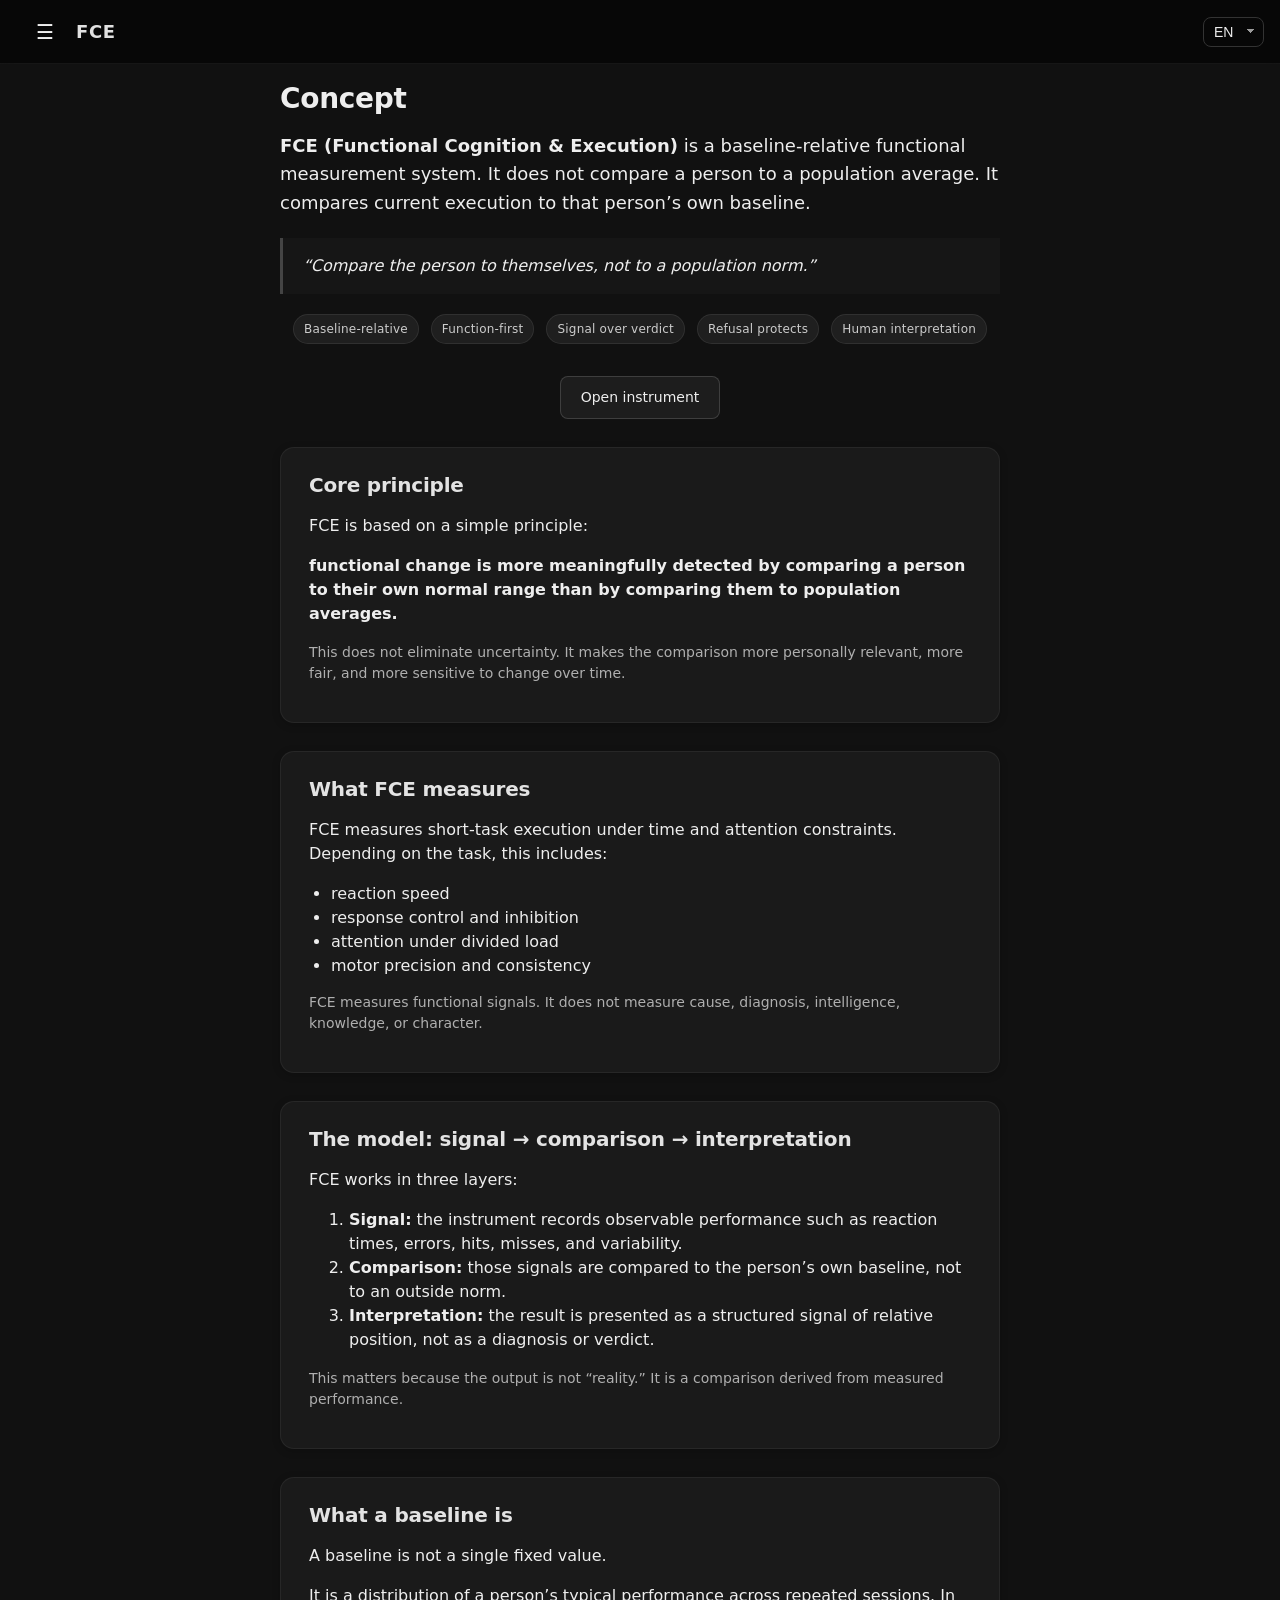
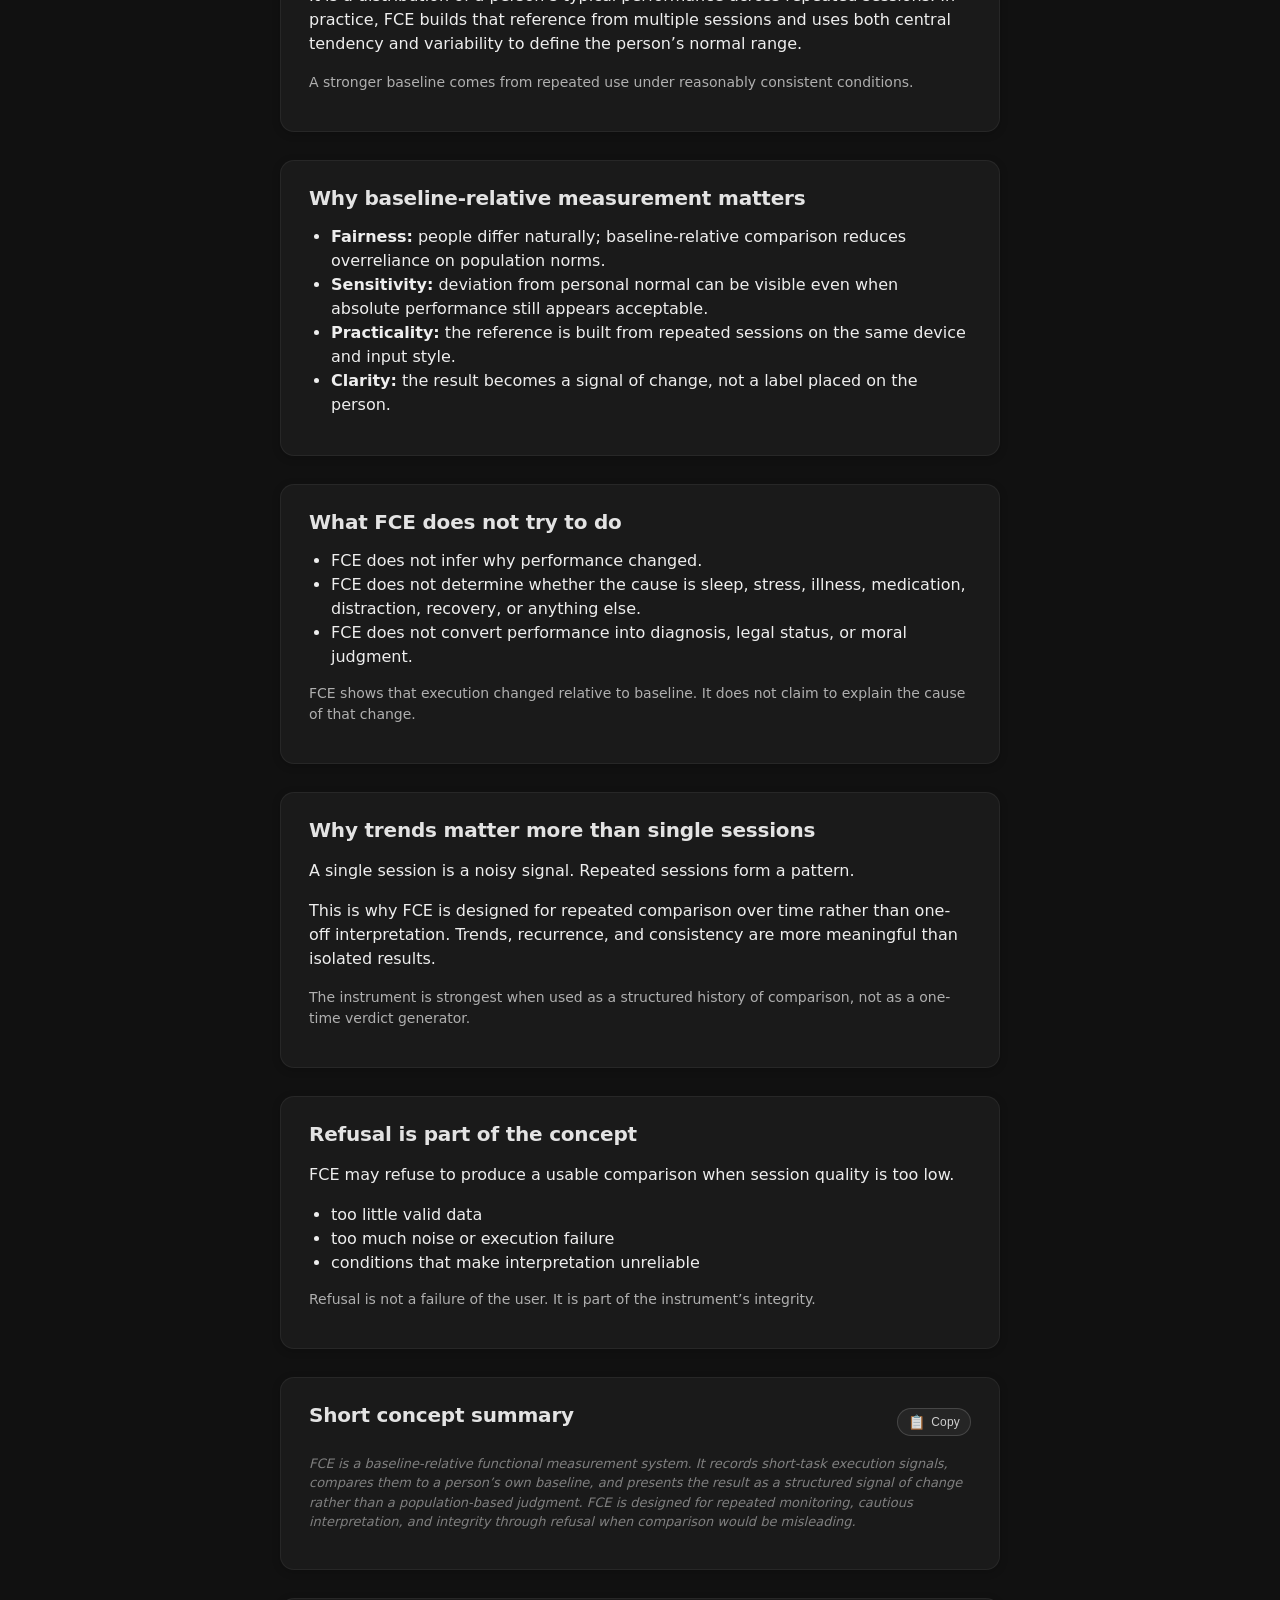
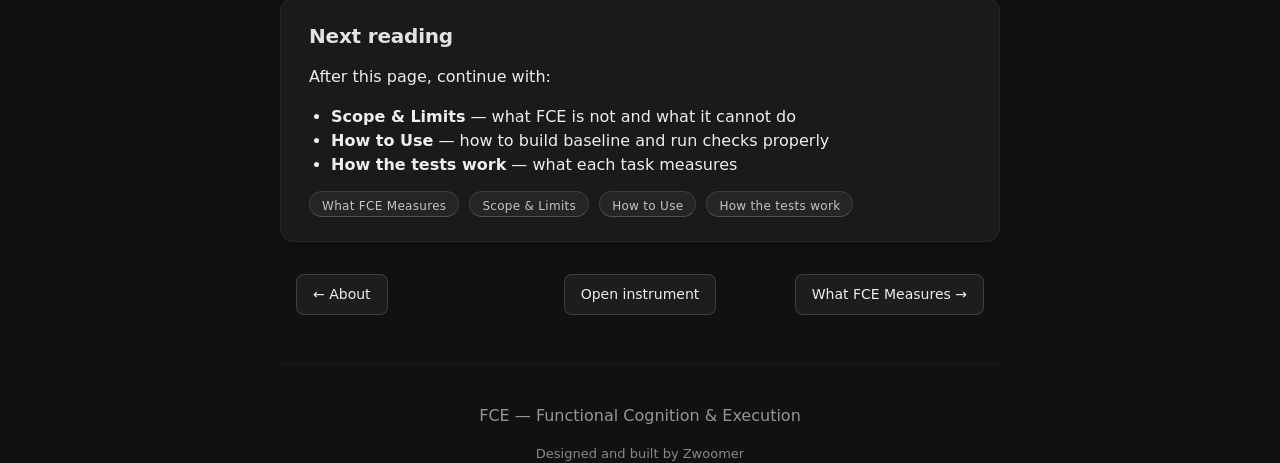
<file: concept.html>
<!DOCTYPE html>
<html lang="en">
<head>
  <meta charset="UTF-8" />
  <meta name="viewport" content="width=device-width, initial-scale=1, viewport-fit=cover" />
  <title>FCE — Concept</title>
  <link rel="stylesheet" href="style.css" />

  <script>
    try {
      const p = location.pathname.split("/").pop() || "index.html";
      localStorage.setItem("fce_last_page", p);
      if (p && p.endsWith(".html") && !p.includes("index.html")) {
        localStorage.setItem("fce_last_docs_page", p);
      }
    } catch {}
  </script>
</head>

<body>
  <header class="topbar">
    <button id="menuBtn" aria-label="Menu" aria-controls="menu" aria-expanded="false">☰</button>
    <a href="index.html?home=1" class="title brand-link" id="brandLink" style="text-decoration:none; color:inherit;" aria-label="To the instrument">
      <span class="brand-short" aria-hidden="true">FCE</span>
      <span class="brand-long" aria-hidden="true">
        <span class="lang lang-en">To the instrument</span>
        <span class="lang lang-no hidden">Til instrumentet</span>
        <span class="lang lang-lt hidden">Į instrumentą</span>
      </span>
    </a>
    <span class="topbar-page is-hidden" id="topbarPage"></span>

    <div class="topbar-right">
      <div class="lang-select-wrapper">
        <select id="langSelect" class="lang-select" aria-label="Language">
          <option value="en">EN</option>
          <option value="no">NO</option>
          <option value="lt">LT</option>
        </select>
      </div>
    </div>
  </header>

  <nav id="menu" class="menu">
    <div class="menu-header">
      <button id="closeMenuBtn" class="menu-close-btn" aria-label="Close menu">×</button>
    </div>

    <a class="menu-item" href="index.html?home=1">
      <span class="lang lang-en">Home</span>
      <span class="lang lang-no hidden">Hjem</span>
      <span class="lang lang-lt hidden">Pradžia</span>
    </a>

    <a class="menu-item" href="index.html?view=history">
      <span class="lang lang-en">History</span>
      <span class="lang lang-no hidden">Historikk</span>
      <span class="lang lang-lt hidden">Istorija</span>
    </a>

    <div class="menu-section" id="menuSectionCore">
      <button type="button" class="menu-section-toggle" id="menuToggleCore" aria-expanded="false" aria-controls="menuPanelCore">
        <span class="menu-section-label">
          <span class="lang lang-en">Core Docs</span>
          <span class="lang lang-no hidden">Kjernedokumentasjon</span>
          <span class="lang lang-lt hidden">Pagrindiniai dokumentai</span>
        </span>
        <span class="menu-chevron" aria-hidden="true">▸</span>
      </button>
      <div class="menu-section-panel" id="menuPanelCore" role="region" aria-labelledby="menuToggleCore">
        <a class="menu-item menu-item-nested" href="about.html">
          <span class="lang lang-en">About</span>
          <span class="lang lang-no hidden">Om</span>
          <span class="lang lang-lt hidden">Apie</span>
        </a>
        <a class="menu-item menu-item-nested" href="concept.html" aria-current="page">
          <span class="lang lang-en">Concept</span>
          <span class="lang lang-no hidden">Konsept</span>
          <span class="lang lang-lt hidden">Koncepcija</span>
        </a>
        <a class="menu-item menu-item-nested" href="what-fce-measures.html">
          <span class="lang lang-en">What FCE Measures</span>
          <span class="lang lang-no hidden">Hva FCE måler</span>
          <span class="lang lang-lt hidden">Ką FCE matuoja</span>
        </a>
        <a class="menu-item menu-item-nested" href="scope.html">
          <span class="lang lang-en">Scope &amp; Limits</span>
          <span class="lang lang-no hidden">Omfang &amp; begrensninger</span>
          <span class="lang lang-lt hidden">Apimtis ir ribos</span>
        </a>
        <a class="menu-item menu-item-nested" href="how-to-use.html">
          <span class="lang lang-en">How to Use</span>
          <span class="lang lang-no hidden">Hvordan bruke</span>
          <span class="lang lang-lt hidden">Kaip naudoti</span>
        </a>
        <a class="menu-item menu-item-nested" href="how-tests-work.html">
          <span class="lang lang-en">How the tests work</span>
          <span class="lang lang-no hidden">Hvordan testene fungerer</span>
          <span class="lang lang-lt hidden">Kaip veikia testai</span>
        </a>
        <a class="menu-item menu-item-nested" href="faq.html">
          <span class="lang lang-en">FAQ</span>
          <span class="lang lang-no hidden">FAQ</span>
          <span class="lang lang-lt hidden">DUK</span>
        </a>
      </div>
    </div>

    <div class="menu-section" id="menuSectionContext">
      <button type="button" class="menu-section-toggle" id="menuToggleContext" aria-expanded="false" aria-controls="menuPanelContext">
        <span class="menu-section-label">
          <span class="lang lang-en">Context &amp; Development</span>
          <span class="lang lang-no hidden">Kontekst og utvikling</span>
          <span class="lang lang-lt hidden">Kontekstas ir plėtra</span>
        </span>
        <span class="menu-chevron" aria-hidden="true">▸</span>
      </button>
      <div class="menu-section-panel" id="menuPanelContext" role="region" aria-labelledby="menuToggleContext">
        <a class="menu-item menu-item-nested" href="why.html">
          <span class="lang lang-en">Why this exists</span>
          <span class="lang lang-no hidden">Hvorfor dette finnes</span>
          <span class="lang lang-lt hidden">Kodėl tai egzistuoja</span>
        </a>
        <a class="menu-item menu-item-nested" href="applications.html">
          <span class="lang lang-en">Applications / Use Contexts</span>
          <span class="lang lang-no hidden">Bruksområder / kontekster</span>
          <span class="lang lang-lt hidden">Taikymo sritys / naudojimo kontekstai</span>
        </a>
        <a class="menu-item menu-item-nested" href="validation-research.html">
          <span class="lang lang-en">Validation / Research</span>
          <span class="lang lang-no hidden">Validering / forskning</span>
          <span class="lang lang-lt hidden">Validavimas / tyrimai</span>
        </a>
      </div>
    </div>
  </nav>

  <div id="menuOverlay" class="menu-overlay hidden"></div>

  <main class="page">
    <section class="container">

      <!-- EN -->
      <div class="lang lang-en">
        <section class="hero">
          <h2>Concept</h2>

          <p class="lead">
            <strong>FCE (Functional Cognition &amp; Execution)</strong> is a baseline-relative functional measurement system.
            It does not compare a person to a population average. It compares current execution to that person’s own baseline.
          </p>

          <blockquote class="quote">
            “Compare the person to themselves, not to a population norm.”
          </blockquote>

          <div style="margin: 18px auto 0; text-align: center; max-width: 720px;">
            <div class="chips" aria-label="FCE principles">
              <span class="chip">Baseline-relative</span>
              <span class="chip">Function-first</span>
              <span class="chip">Signal over verdict</span>
              <span class="chip">Refusal protects</span>
              <span class="chip">Human interpretation</span>
            </div>
          </div>
        </section>

        <div style="margin: 24px auto; text-align: center; max-width: 600px; padding: 0 16px;">
          <a href="index.html#instrument"
             style="padding: 10px 20px; font-size: 14px; text-decoration: none;
                    border: 1px solid rgba(255,255,255,0.15);
                    border-radius: 8px;
                    background: rgba(255,255,255,0.05);
                    color: #eee;
                    transition: all 0.2s ease;
                    display: inline-block;">
            Open instrument
          </a>
        </div>

        <section class="card">
          <h3>Core principle</h3>
          <p>
            FCE is based on a simple principle:
          </p>
          <p>
            <strong>functional change is more meaningfully detected by comparing a person to their own normal range than by comparing them to population averages.</strong>
          </p>
          <p class="muted">
            This does not eliminate uncertainty. It makes the comparison more personally relevant, more fair, and more sensitive to change over time.
          </p>
        </section>

        <section class="card">
          <h3>What FCE measures</h3>
          <p>
            FCE measures short-task execution under time and attention constraints. Depending on the task, this includes:
          </p>
          <ul>
            <li>reaction speed</li>
            <li>response control and inhibition</li>
            <li>attention under divided load</li>
            <li>motor precision and consistency</li>
          </ul>
          <p class="muted">
            FCE measures functional signals. It does not measure cause, diagnosis, intelligence, knowledge, or character.
          </p>
        </section>

        <section class="card">
          <h3>The model: signal → comparison → interpretation</h3>
          <p>
            FCE works in three layers:
          </p>
          <ol>
            <li><strong>Signal:</strong> the instrument records observable performance such as reaction times, errors, hits, misses, and variability.</li>
            <li><strong>Comparison:</strong> those signals are compared to the person’s own baseline, not to an outside norm.</li>
            <li><strong>Interpretation:</strong> the result is presented as a structured signal of relative position, not as a diagnosis or verdict.</li>
          </ol>
          <p class="muted">
            This matters because the output is not “reality.” It is a comparison derived from measured performance.
          </p>
        </section>

        <section class="card">
          <h3>What a baseline is</h3>
          <p>
            A baseline is not a single fixed value.
          </p>
          <p>
            It is a distribution of a person’s typical performance across repeated sessions. In practice, FCE builds that reference from multiple sessions and uses both central tendency and variability to define the person’s normal range.
          </p>
          <p class="muted">
            A stronger baseline comes from repeated use under reasonably consistent conditions.
          </p>
        </section>

        <section class="card">
          <h3>Why baseline-relative measurement matters</h3>
          <ul>
            <li><strong>Fairness:</strong> people differ naturally; baseline-relative comparison reduces overreliance on population norms.</li>
            <li><strong>Sensitivity:</strong> deviation from personal normal can be visible even when absolute performance still appears acceptable.</li>
            <li><strong>Practicality:</strong> the reference is built from repeated sessions on the same device and input style.</li>
            <li><strong>Clarity:</strong> the result becomes a signal of change, not a label placed on the person.</li>
          </ul>
        </section>

        <section class="card">
          <h3>What FCE does not try to do</h3>
          <ul>
            <li>FCE does not infer why performance changed.</li>
            <li>FCE does not determine whether the cause is sleep, stress, illness, medication, distraction, recovery, or anything else.</li>
            <li>FCE does not convert performance into diagnosis, legal status, or moral judgment.</li>
          </ul>
          <p class="muted">
            FCE shows that execution changed relative to baseline. It does not claim to explain the cause of that change.
          </p>
        </section>

        <section class="card">
          <h3>Why trends matter more than single sessions</h3>
          <p>
            A single session is a noisy signal. Repeated sessions form a pattern.
          </p>
          <p>
            This is why FCE is designed for repeated comparison over time rather than one-off interpretation. Trends, recurrence, and consistency are more meaningful than isolated results.
          </p>
          <p class="muted">
            The instrument is strongest when used as a structured history of comparison, not as a one-time verdict generator.
          </p>
        </section>

        <section class="card">
          <h3>Refusal is part of the concept</h3>
          <p>
            FCE may refuse to produce a usable comparison when session quality is too low.
          </p>
          <ul>
            <li>too little valid data</li>
            <li>too much noise or execution failure</li>
            <li>conditions that make interpretation unreliable</li>
          </ul>
          <p class="muted">
            Refusal is not a failure of the user. It is part of the instrument’s integrity.
          </p>
        </section>

        <section class="card copy-block">
          <div class="card-utility">
            <h3>Short concept summary</h3>
            <button
              class="copy-btn"
              type="button"
              data-copy-target="#conceptSummaryEn"
              data-tooltip="Copy to clipboard"
              aria-label="Copy concept summary to clipboard"
            >
              <span class="copy-icon" aria-hidden="true">📋</span>
              <span class="copy-label">Copy</span>
            </button>
          </div>

          <p class="note" id="conceptSummaryEn">
            FCE is a baseline-relative functional measurement system. It records short-task execution signals, compares them to a person’s own baseline, and presents the result as a structured signal of change rather than a population-based judgment. FCE is designed for repeated monitoring, cautious interpretation, and integrity through refusal when comparison would be misleading.
          </p>

          <span class="muted copy-status" data-copy-status="en" aria-live="polite"></span>
        </section>

        <section class="card">
          <h3>Next reading</h3>
          <p>
            After this page, continue with:
          </p>
          <ul>
            <li><strong>Scope &amp; Limits</strong> — what FCE is not and what it cannot do</li>
            <li><strong>How to Use</strong> — how to build baseline and run checks properly</li>
            <li><strong>How the tests work</strong> — what each task measures</li>
          </ul>

          <div style="display:flex; gap:10px; flex-wrap:wrap; margin-top:14px;">
            <a href="what-fce-measures.html" class="badge" style="text-decoration:none;">What FCE Measures</a>
            <a href="scope.html" class="badge" style="text-decoration:none;">Scope &amp; Limits</a>
            <a href="how-to-use.html" class="badge" style="text-decoration:none;">How to Use</a>
            <a href="how-tests-work.html" class="badge" style="text-decoration:none;">How the tests work</a>
          </div>
        </section>
      </div>

      <!-- NO -->
      <div class="lang lang-no hidden">
        <section class="hero">
          <h2>Konsept</h2>

          <p class="lead">
            <strong>FCE (Functional Cognition &amp; Execution)</strong> er et baseline-relativt system for funksjonell måling.
            Det sammenligner ikke personen med en befolkningsnorm. Det sammenligner nåværende utførelse med personens egen baseline.
          </p>

          <blockquote class="quote">
            «Sammenlign personen med seg selv, ikke med en befolkningsnorm.»
          </blockquote>

          <div style="margin: 18px auto 0; text-align: center; max-width: 720px;">
            <div class="chips" aria-label="FCE prinsipper">
              <span class="chip">Baseline-relativ</span>
              <span class="chip">Funksjon først</span>
              <span class="chip">Signal over dom</span>
              <span class="chip">Avslag beskytter</span>
              <span class="chip">Menneskelig tolkning</span>
            </div>
          </div>
        </section>

        <div style="margin: 24px auto; text-align: center; max-width: 600px; padding: 0 16px;">
          <a href="index.html#instrument"
             style="padding: 10px 20px; font-size: 14px; text-decoration: none;
                    border: 1px solid rgba(255,255,255,0.15);
                    border-radius: 8px;
                    background: rgba(255,255,255,0.05);
                    color: #eee;
                    transition: all 0.2s ease;
                    display: inline-block;">
            Åpne instrument
          </a>
        </div>

        <section class="card">
          <h3>Kjerneprinsipp</h3>
          <p>
            FCE bygger på et enkelt prinsipp:
          </p>
          <p>
            <strong>funksjonell endring oppdages mer meningsfullt ved å sammenligne en person med sitt eget normalområde enn ved å sammenligne dem med befolkningsgjennomsnitt.</strong>
          </p>
          <p class="muted">
            Dette fjerner ikke usikkerhet. Det gjør sammenligningen mer personlig relevant, mer rettferdig og mer følsom for endring over tid.
          </p>
        </section>

        <section class="card">
          <h3>Hva FCE måler</h3>
          <p>
            FCE måler utførelse i korte oppgaver under tid- og oppmerksomhetskrav. Avhengig av oppgaven inkluderer dette:
          </p>
          <ul>
            <li>reaksjonshastighet</li>
            <li>responskontroll og inhibisjon</li>
            <li>oppmerksomhet under delt belastning</li>
            <li>motorisk presisjon og konsistens</li>
          </ul>
          <p class="muted">
            FCE måler funksjonelle signaler. Det måler ikke årsak, diagnose, intelligens, kunnskap eller karakter.
          </p>
        </section>

        <section class="card">
          <h3>Modellen: signal → sammenligning → tolkning</h3>
          <p>
            FCE fungerer i tre lag:
          </p>
          <ol>
            <li><strong>Signal:</strong> instrumentet registrerer observerbar prestasjon som reaksjonstider, feil, treff, bom og variasjon.</li>
            <li><strong>Sammenligning:</strong> disse signalene sammenlignes med personens egen baseline, ikke med en ytre norm.</li>
            <li><strong>Tolkning:</strong> resultatet presenteres som et strukturert signal om relativ posisjon, ikke som diagnose eller dom.</li>
          </ol>
          <p class="muted">
            Dette er viktig fordi utdata ikke er «virkeligheten». De er en sammenligning utledet fra målt prestasjon.
          </p>
        </section>

        <section class="card">
          <h3>Hva en baseline er</h3>
          <p>
            En baseline er ikke én fast verdi.
          </p>
          <p>
            Det er en fordeling av en persons typiske prestasjon over flere økter. I praksis bygger FCE denne referansen fra gjentatte økter og bruker både sentral tendens og variasjon for å definere personens normalområde.
          </p>
          <p class="muted">
            En sterkere baseline kommer fra gjentatt bruk under rimelig konsistente forhold.
          </p>
        </section>

        <section class="card">
          <h3>Hvorfor baseline-relativ måling betyr noe</h3>
          <ul>
            <li><strong>Rettferdighet:</strong> mennesker varierer naturlig; baseline-relativ sammenligning reduserer overavhengighet av normer.</li>
            <li><strong>Sensitivitet:</strong> avvik fra egen normal kan bli synlig selv når absolutt ytelse fortsatt virker akseptabel.</li>
            <li><strong>Praktisk:</strong> referansen bygges fra gjentatte økter på samme enhet og med samme inputstil.</li>
            <li><strong>Klarhet:</strong> resultatet blir et signal om endring, ikke en merkelapp på personen.</li>
          </ul>
        </section>

        <section class="card">
          <h3>Hva FCE ikke forsøker å gjøre</h3>
          <ul>
            <li>FCE forsøker ikke å slutte hvorfor prestasjonen har endret seg.</li>
            <li>FCE avgjør ikke om årsaken er søvn, stress, sykdom, medikasjon, distraksjon, restitusjon eller noe annet.</li>
            <li>FCE omgjør ikke prestasjon til diagnose, juridisk status eller moralsk vurdering.</li>
          </ul>
          <p class="muted">
            FCE viser at utførelse har endret seg relativt til baseline. Det hevder ikke å forklare årsaken til denne endringen.
          </p>
        </section>

        <section class="card">
          <h3>Hvorfor trender betyr mer enn enkeltøkter</h3>
          <p>
            Én økt er et støyende signal. Gjentatte økter danner et mønster.
          </p>
          <p>
            Derfor er FCE laget for gjentatt sammenligning over tid, ikke for engangstolkning. Trender, gjentakelse og konsistens betyr mer enn isolerte resultater.
          </p>
          <p class="muted">
            Instrumentet er sterkest når det brukes som en strukturert historikk av sammenligninger, ikke som en engangs-domgenerator.
          </p>
        </section>

        <section class="card">
          <h3>Avslag er en del av konseptet</h3>
          <p>
            FCE kan nekte å produsere en brukbar sammenligning når øktkvaliteten er for lav.
          </p>
          <ul>
            <li>for lite gyldige data</li>
            <li>for mye støy eller utførelsessvikt</li>
            <li>forhold som gjør tolkning upålitelig</li>
          </ul>
          <p class="muted">
            Avslag er ikke en feil hos brukeren. Det er en del av instrumentets integritet.
          </p>
        </section>

        <section class="card copy-block">
          <div class="card-utility">
            <h3>Kort konseptoppsummering</h3>
            <button
              class="copy-btn"
              type="button"
              data-copy-target="#conceptSummaryNo"
              data-tooltip="Kopier"
              aria-label="Kopier konseptoppsummering"
            >
              <span class="copy-icon" aria-hidden="true">📋</span>
              <span class="copy-label">Kopier</span>
            </button>
          </div>

          <p class="note" id="conceptSummaryNo">
            FCE er et baseline-relativt system for funksjonell måling. Det registrerer utførelsessignaler i korte oppgaver, sammenligner dem med personens egen baseline og presenterer resultatet som et strukturert signal om endring fremfor en befolkningsbasert dom. FCE er laget for gjentatt oppfølging, varsom tolkning og integritet gjennom avslag når sammenligning ville blitt misvisende.
          </p>

          <span class="muted copy-status" data-copy-status="no" aria-live="polite"></span>
        </section>

        <section class="card">
          <h3>Videre lesning</h3>
          <p>
            Etter denne siden, fortsett med:
          </p>
          <ul>
            <li><strong>Omfang &amp; begrensninger</strong> — hva FCE ikke er og hva det ikke kan gjøre</li>
            <li><strong>Hvordan bruke</strong> — hvordan bygge baseline og kjøre sjekker riktig</li>
            <li><strong>Hvordan testene fungerer</strong> — hva hver oppgave måler</li>
          </ul>

          <div style="display:flex; gap:10px; flex-wrap:wrap; margin-top:14px;">
            <a href="what-fce-measures.html" class="badge" style="text-decoration:none;">Hva FCE måler</a>
            <a href="scope.html" class="badge" style="text-decoration:none;">Omfang &amp; begrensninger</a>
            <a href="how-to-use.html" class="badge" style="text-decoration:none;">Hvordan bruke</a>
            <a href="how-tests-work.html" class="badge" style="text-decoration:none;">Hvordan testene fungerer</a>
          </div>
        </section>
      </div>

      <!-- LT -->
      <div class="lang lang-lt hidden">
        <section class="hero">
          <h2>Koncepcija</h2>

          <p class="lead">
            <strong>FCE (Functional Cognition &amp; Execution)</strong> yra su asmenine baze lyginamas funkcinio matavimo modelis.
            Jis nelygina žmogaus su populiacijos norma. Jis lygina dabartinį vykdymą su to žmogaus pačio baze.
          </p>

          <blockquote class="quote">
            „Lygink žmogų su juo pačiu, o ne su populiacijos norma.“
          </blockquote>

          <div style="margin: 18px auto 0; text-align: center; max-width: 720px;">
            <div class="chips" aria-label="FCE principai">
              <span class="chip">Lyginama su baze</span>
              <span class="chip">Funkcija pirmiau</span>
              <span class="chip">Signalas, ne nuosprendis</span>
              <span class="chip">Atsisakymas saugo</span>
              <span class="chip">Žmogaus interpretacija</span>
            </div>
          </div>
        </section>

        <div style="margin: 24px auto; text-align: center; max-width: 600px; padding: 0 16px;">
          <a href="index.html#instrument"
             style="padding: 10px 20px; font-size: 14px; text-decoration: none;
                    border: 1px solid rgba(255,255,255,0.15);
                    border-radius: 8px;
                    background: rgba(255,255,255,0.05);
                    color: #eee;
                    transition: all 0.2s ease;
                    display: inline-block;">
            Atidaryti instrumentą
          </a>
        </div>

        <section class="card">
          <h3>Pagrindinis principas</h3>
          <p>
            FCE remiasi paprastu principu:
          </p>
          <p>
            <strong>funkcinis pokytis prasmingiau aptinkamas lyginant žmogų su jo pačio įprastu diapazonu, o ne su populiacijos vidurkiu.</strong>
          </p>
          <p class="muted">
            Tai nepanaikina neapibrėžtumo. Tai padaro palyginimą asmeniškesnį, teisingesnį ir jautresnį pokyčiui laikui bėgant.
          </p>
        </section>

        <section class="card">
          <h3>Ką FCE matuoja</h3>
          <p>
            FCE matuoja trumpų užduočių vykdymą esant laiko ir dėmesio reikalavimams. Priklausomai nuo užduoties, tai apima:
          </p>
          <ul>
            <li>reakcijos greitį</li>
            <li>atsako kontrolę ir inhibiciją</li>
            <li>dėmesį esant padalytai apkrovai</li>
            <li>motorinį tikslumą ir pastovumą</li>
          </ul>
          <p class="muted">
            FCE matuoja funkcinius signalus. Jis nematuoja priežasties, diagnozės, intelekto, žinių ar žmogaus vertės.
          </p>
        </section>

        <section class="card">
          <h3>Modelis: signalas → palyginimas → interpretacija</h3>
          <p>
            FCE veikia trimis lygiais:
          </p>
          <ol>
            <li><strong>Signalas:</strong> instrumentas registruoja stebimą atlikimą, pvz., reakcijos laikus, klaidas, pataikymus, praleidimus ir kintamumą.</li>
            <li><strong>Palyginimas:</strong> šie signalai lyginami su žmogaus pačio baze, o ne su išorine norma.</li>
            <li><strong>Interpretacija:</strong> rezultatas pateikiamas kaip struktūruotas santykinės padėties signalas, o ne kaip diagnozė ar nuosprendis.</li>
          </ol>
          <p class="muted">
            Tai svarbu, nes išvestis nėra „realybė“. Tai yra palyginimas, išvestas iš išmatuoto atlikimo.
          </p>
        </section>

        <section class="card">
          <h3>Kas yra bazė</h3>
          <p>
            Bazė nėra viena fiksuota reikšmė.
          </p>
          <p>
            Tai yra žmogaus tipinio atlikimo pasiskirstymas per pakartotines sesijas. Praktikoje FCE šią atskaitą kuria iš kelių sesijų ir naudoja tiek centrinę tendenciją, tiek kintamumą, kad apibrėžtų žmogaus įprastą diapazoną.
          </p>
          <p class="muted">
            Tvirtesnė bazė susiformuoja naudojant instrumentą pakartotinai gana nuosekliomis sąlygomis.
          </p>
        </section>

        <section class="card">
          <h3>Kodėl svarbus lyginimas su asmenine baze</h3>
          <ul>
            <li><strong>Teisingumas:</strong> žmonės natūraliai skiriasi; lyginimas su baze mažina per didelį rėmimąsi normomis.</li>
            <li><strong>Jautrumas:</strong> nukrypimas nuo asmeninio įprasto lygio gali būti matomas net tada, kai absoliutus atlikimas vis dar atrodo priimtinas.</li>
            <li><strong>Praktiškumas:</strong> atskaita kuriama iš pakartotinių sesijų tame pačiame įrenginyje ir su tuo pačiu įvesties stiliumi.</li>
            <li><strong>Aiškumas:</strong> rezultatas tampa pokyčio signalu, o ne etikete žmogui.</li>
          </ul>
        </section>

        <section class="card">
          <h3>Ko FCE nesiekia daryti</h3>
          <ul>
            <li>FCE nesiekia nuspręsti, kodėl atlikimas pasikeitė.</li>
            <li>FCE nenustato, ar priežastis yra miegas, stresas, liga, vaistai, išsiblaškymas, atsistatymas ar kas nors kita.</li>
            <li>FCE neverčia atlikimo diagnoze, teisiniu statusu ar moraliniu vertinimu.</li>
          </ul>
          <p class="muted">
            FCE parodo, kad vykdymas pasikeitė bazės atžvilgiu. Jis nepretenduoja paaiškinti to pokyčio priežasties.
          </p>
        </section>

        <section class="card">
          <h3>Kodėl tendencijos svarbesnės nei viena sesija</h3>
          <p>
            Viena sesija yra triukšmingas signalas. Pakartotinės sesijos sudaro dėsningumą.
          </p>
          <p>
            Todėl FCE sukurtas pakartotiniam lyginimui laikui bėgant, o ne vienkartinei interpretacijai. Tendencijos, pasikartojimas ir pastovumas yra prasmingesni nei pavieniai rezultatai.
          </p>
          <p class="muted">
            Instrumentas stipriausias tada, kai naudojamas kaip struktūruota palyginimų istorija, o ne kaip vienkartinis verdiktų generatorius.
          </p>
        </section>

        <section class="card">
          <h3>Atsisakymas yra koncepcijos dalis</h3>
          <p>
            FCE gali atsisakyti pateikti naudotiną palyginimą, kai sesijos kokybė per žema.
          </p>
          <ul>
            <li>per mažai galiojančių duomenų</li>
            <li>per daug triukšmo arba vykdymo klaidų</li>
            <li>sąlygos, dėl kurių interpretacija tampa nepatikima</li>
          </ul>
          <p class="muted">
            Atsisakymas nėra vartotojo nesėkmė. Tai yra instrumento integralumo dalis.
          </p>
        </section>

        <section class="card copy-block">
          <div class="card-utility">
            <h3>Trumpa koncepcijos santrauka</h3>
            <button
              class="copy-btn"
              type="button"
              data-copy-target="#conceptSummaryLt"
              data-tooltip="Kopijuoti"
              aria-label="Kopijuoti koncepcijos santrauką"
            >
              <span class="copy-icon" aria-hidden="true">📋</span>
              <span class="copy-label">Kopijuoti</span>
            </button>
          </div>

          <p class="note" id="conceptSummaryLt">
            FCE yra su asmenine baze lyginamas funkcinio matavimo modelis. Jis registruoja trumpų užduočių vykdymo signalus, lygina juos su žmogaus pačio baze ir pateikia rezultatą kaip struktūruotą pokyčio signalą, o ne kaip populiacijos norma paremtą nuosprendį. FCE skirtas pakartotiniam stebėjimui, atsargiai interpretacijai ir integralumui per atsisakymą, kai palyginimas būtų klaidinantis.
          </p>

          <span class="muted copy-status" data-copy-status="lt" aria-live="polite"></span>
        </section>

        <section class="card">
          <h3>Tolesnis skaitymas</h3>
          <p>
            Po šio puslapio tęskite čia:
          </p>
          <ul>
            <li><strong>Apimtis ir ribos</strong> — kas FCE nėra ir ko jis negali padaryti</li>
            <li><strong>Kaip naudoti</strong> — kaip sudaryti bazę ir tinkamai atlikti patikras</li>
            <li><strong>Kaip veikia testai</strong> — ką matuoja kiekviena užduotis</li>
          </ul>

          <div style="display:flex; gap:10px; flex-wrap:wrap; margin-top:14px;">
            <a href="what-fce-measures.html" class="badge" style="text-decoration:none;">Ką FCE matuoja</a>
            <a href="scope.html" class="badge" style="text-decoration:none;">Apimtis ir ribos</a>
            <a href="how-to-use.html" class="badge" style="text-decoration:none;">Kaip naudoti</a>
            <a href="how-tests-work.html" class="badge" style="text-decoration:none;">Kaip veikia testai</a>
          </div>
        </section>
      </div>

      <nav class="docs-nav">
        <div class="docs-nav-left">
          <a href="about.html" class="docs-nav-btn">
            <span class="lang lang-en">← About</span>
            <span class="lang lang-no hidden">← Om</span>
            <span class="lang lang-lt hidden">← Apie</span>
          </a>
        </div>

        <div class="docs-nav-center">
          <a href="index.html#instrument" class="docs-nav-btn">
            <span class="lang lang-en">Open instrument</span>
            <span class="lang lang-no hidden">Åpne instrument</span>
            <span class="lang lang-lt hidden">Atidaryti instrumentą</span>
          </a>
        </div>

        <div class="docs-nav-right">
          <a href="what-fce-measures.html" class="docs-nav-btn">
            <span class="lang lang-en">What FCE Measures →</span>
            <span class="lang lang-no hidden">Hva FCE måler →</span>
            <span class="lang lang-lt hidden">Ką FCE matuoja →</span>
          </a>
        </div>
      </nav>

      <footer class="footer muted">
        <p>FCE — Functional Cognition &amp; Execution</p>
        <p class="footer-builtby">Designed and built by Zwoomer</p>
      </footer>
    </section>
  </main>

  <script>
    (function () {
      const menu = document.getElementById("menu");
      const overlay = document.getElementById("menuOverlay");
      const menuBtn = document.getElementById("menuBtn");
      const closeMenuBtn = document.getElementById("closeMenuBtn");

      function openMenu() {
        menu.classList.add("open");
        overlay.classList.remove("hidden");
        document.body.classList.add("menu-open");
        if (menuBtn) menuBtn.setAttribute("aria-expanded", "true");
      }

      function closeMenu() {
        menu.classList.remove("open");
        overlay.classList.add("hidden");
        document.body.classList.remove("menu-open");
        if (menuBtn) menuBtn.setAttribute("aria-expanded", "false");
      }

      menuBtn && menuBtn.addEventListener("click", () => {
        if (menu.classList.contains("open")) closeMenu();
        else openMenu();
      });

      closeMenuBtn && closeMenuBtn.addEventListener("click", closeMenu);
      overlay && overlay.addEventListener("click", closeMenu);

      document.addEventListener("keydown", (e) => {
        if (e.key === "Escape" && menu.classList.contains("open")) closeMenu();
      });

      document.querySelectorAll(".menu-item").forEach(item => {
        item.addEventListener("click", (e) => {
          if (!item.classList.contains("is-disabled")) closeMenu();
          else e.preventDefault();
        });
      });

      const LANG_KEY = "fce_lang";
      const hasLtContent = !!document.querySelector(".lang-lt");

      let currentLang = localStorage.getItem(LANG_KEY);
      if (!currentLang) {
        const oldLang = localStorage.getItem("fce_lang_v1");
        if (oldLang) {
          currentLang = oldLang;
          try { localStorage.setItem(LANG_KEY, currentLang); } catch {}
        } else {
          currentLang = "en";
        }
      }

      if (currentLang === "lt" && !hasLtContent) {
        currentLang = "en";
        try { localStorage.setItem(LANG_KEY, currentLang); } catch {}
      }

      const langSelect = document.getElementById("langSelect");

      if (langSelect) {
        const hasLtOption = Array.from(langSelect.options).some(opt => opt.value === "lt");
        if (!hasLtOption) {
          const ltOption = document.createElement("option");
          ltOption.value = "lt";
          ltOption.textContent = "LT";
          langSelect.appendChild(ltOption);
        }
      }

      if (langSelect) langSelect.value = currentLang;

      const I18N_PAGES = {
        en: {
          about: "About",
          concept: "Concept",
          "what-fce-measures": "What FCE Measures",
          scope: "Scope & Limits",
          "how-to-use": "How to use",
          "how-tests-work": "How the tests work",
          faq: "FAQ"
        },
        no: {
          about: "Om",
          concept: "Konsept",
          "what-fce-measures": "Hva FCE måler",
          scope: "Omfang & begrensninger",
          "how-to-use": "Hvordan bruke",
          "how-tests-work": "Hvordan testene fungerer",
          faq: "FAQ"
        },
        lt: {
          about: "Apie",
          concept: "Koncepcija",
          "what-fce-measures": "Ką FCE matuoja",
          scope: "Apimtis ir ribos",
          "how-to-use": "Kaip naudoti",
          "how-tests-work": "Kaip veikia testai",
          faq: "DUK"
        }
      };

      function getPageTitle(lang) {
        const pageName = (location.pathname.split("/").pop() || "concept.html").replace(".html", "");
        return (I18N_PAGES[lang] && I18N_PAGES[lang][pageName])
          ? I18N_PAGES[lang][pageName]
          : (I18N_PAGES.en[pageName] || "Concept");
      }

      function updateTopbarPage() {
        const topbarPage = document.getElementById("topbarPage");
        if (topbarPage) {
          topbarPage.textContent = getPageTitle(currentLang);
        }
      }

      function applyLanguage(lang) {
        let contentLang = lang;
        if (contentLang === "lt" && !hasLtContent) {
          contentLang = "en";
        }

        const uiLang = contentLang;

        currentLang = contentLang;
        try { localStorage.setItem(LANG_KEY, contentLang); } catch {}
        if (langSelect) langSelect.value = currentLang;

        document.querySelectorAll(".lang-en").forEach(el => el.classList.toggle("hidden", contentLang !== "en"));
        document.querySelectorAll(".lang-no").forEach(el => el.classList.toggle("hidden", contentLang !== "no"));
        document.querySelectorAll(".lang-lt").forEach(el => el.classList.toggle("hidden", contentLang !== "lt"));

        document.querySelectorAll(".menu .lang-en, .docs-nav .lang-en").forEach(el => {
          el.classList.toggle("hidden", uiLang !== "en");
        });
        document.querySelectorAll(".menu .lang-no, .docs-nav .lang-no").forEach(el => {
          el.classList.toggle("hidden", uiLang !== "no");
        });
        document.querySelectorAll(".menu .lang-lt, .docs-nav .lang-lt").forEach(el => {
          el.classList.toggle("hidden", uiLang !== "lt");
        });

        updateTopbarPage();
        setupScrollObserver();
      }

      let scrollObserver = null;
      function setupScrollObserver() {
        if (scrollObserver) scrollObserver.disconnect();

        const pageHeading = document.querySelector(".lang:not(.hidden) .hero h2") || document.querySelector(".hero h2");
        const topbarPage = document.getElementById("topbarPage");
        if (!topbarPage || !pageHeading) return;

        function updateVisibility(isIntersecting) {
          if (isIntersecting) topbarPage.classList.add("is-hidden");
          else topbarPage.classList.remove("is-hidden");
        }

        scrollObserver = new IntersectionObserver((entries) => {
          entries.forEach(entry => updateVisibility(entry.isIntersecting));
        }, { threshold: 0.25 });

        scrollObserver.observe(pageHeading);
      }

      langSelect && langSelect.addEventListener("change", (e) => applyLanguage(e.target.value));

      applyLanguage(currentLang);

      function updateBrandLinkHint() {
        const brandLink = document.getElementById("brandLink");
        if (!brandLink) return;
        const hints = { en: "To the instrument", no: "Til instrumentet", lt: "Į instrumentą" };
        const hint = hints[currentLang] || hints.en;
        brandLink.setAttribute("data-hint", hint);
        brandLink.setAttribute("aria-label", hint);
      }

      updateBrandLinkHint();
      langSelect && langSelect.addEventListener("change", () => {
        updateBrandLinkHint();
      });

      function storeScrollPosition() {
        try {
          const scrollPos = window.scrollY || window.pageYOffset || 0;
          if (scrollPos > 0) {
            localStorage.setItem("fce_doc_scroll_concept", String(scrollPos));
          }
        } catch (e) {}
      }

      document.addEventListener("visibilitychange", () => {
        if (document.visibilityState === "hidden") {
          storeScrollPosition();
        }
      });

      window.addEventListener("beforeunload", storeScrollPosition);

      try {
        const restoreScroll = sessionStorage.getItem("fce_restore_scroll");
        if (restoreScroll) {
          sessionStorage.removeItem("fce_restore_scroll");
          const scrollPos = parseInt(restoreScroll, 10);
          if (!isNaN(scrollPos) && scrollPos > 0) {
            requestAnimationFrame(() => {
              window.scrollTo(0, scrollPos);
            });
          }
        } else if (window.location.hash === "#restore-scroll") {
          const storedScroll = localStorage.getItem("fce_doc_scroll_concept");
          if (storedScroll) {
            const scrollPos = parseInt(storedScroll, 10);
            if (!isNaN(scrollPos) && scrollPos > 0) {
              history.replaceState(null, "", window.location.pathname);
              requestAnimationFrame(() => {
                window.scrollTo(0, scrollPos);
              });
            }
          }
        }
      } catch (e) {}
    })();
  </script>
  <script src="menu-sections.js" defer></script>
  <script src="docs.js"></script>
</body>
</html>
</file>
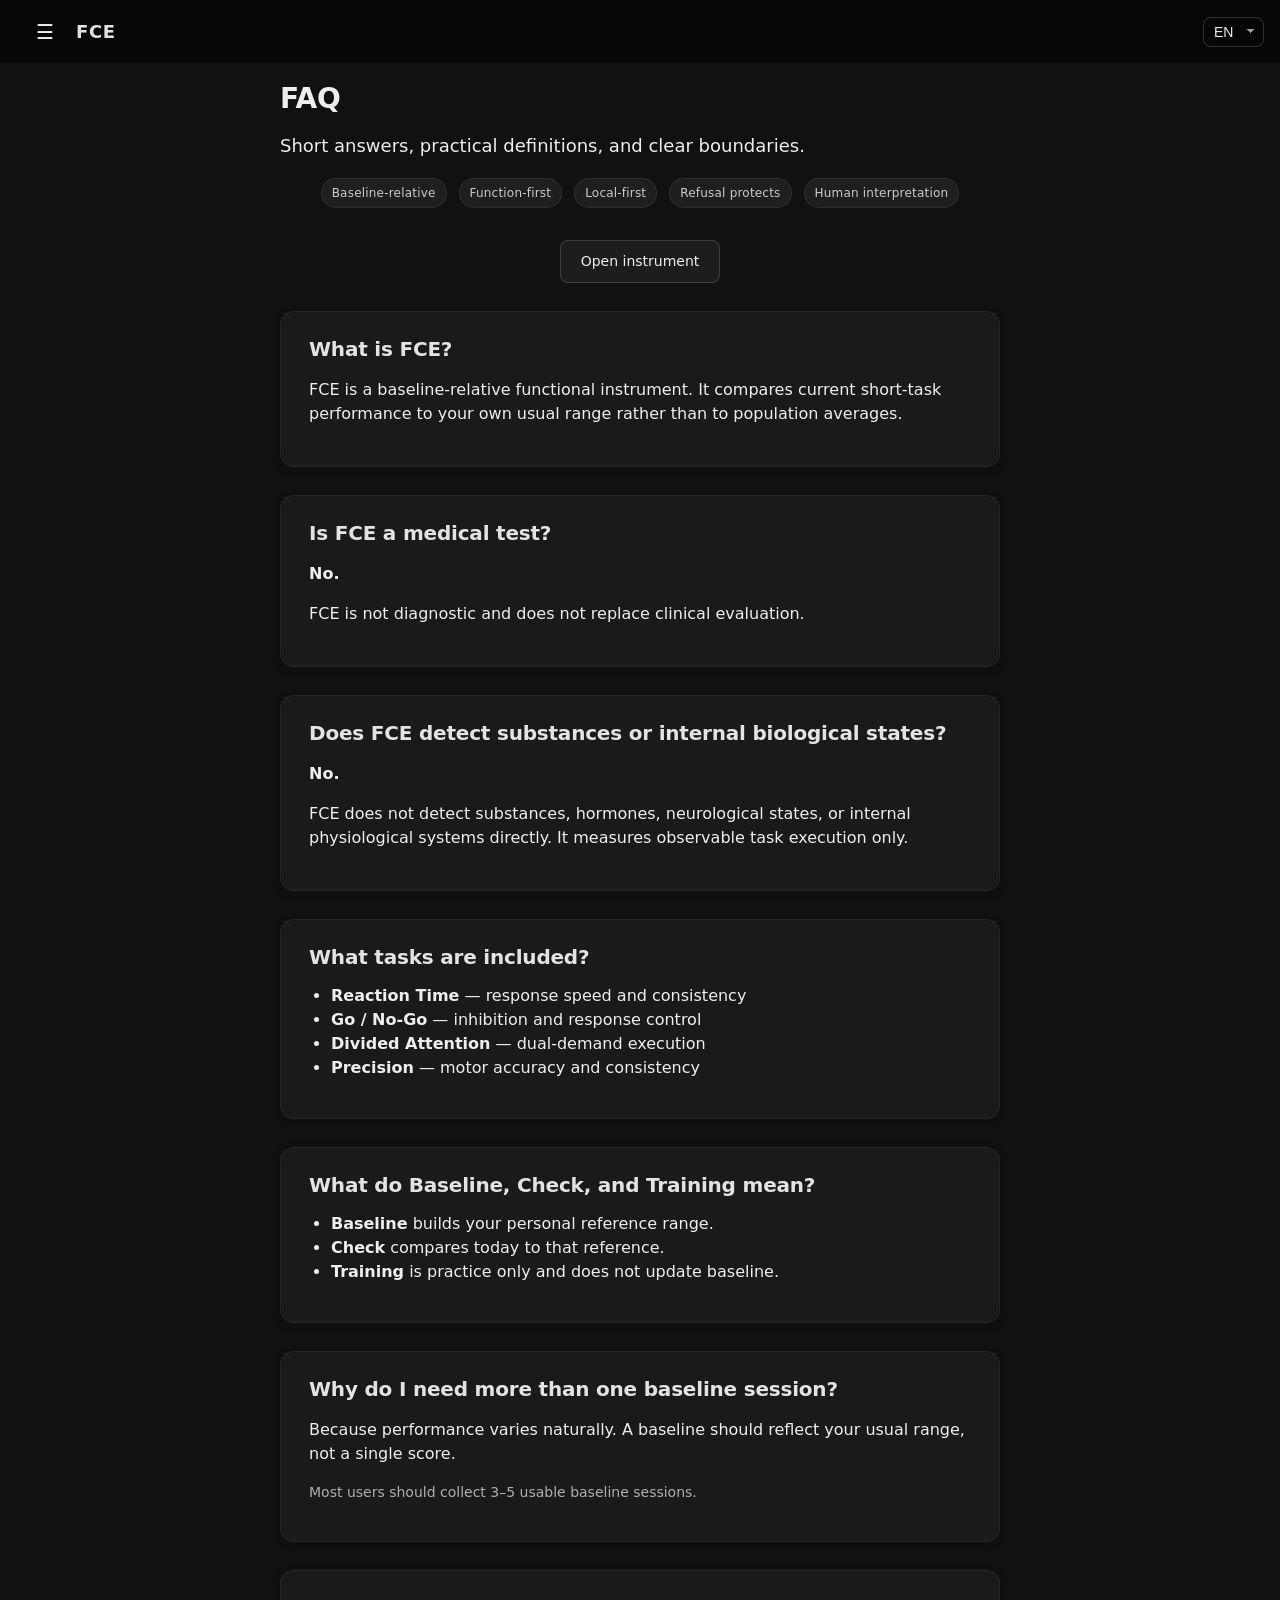
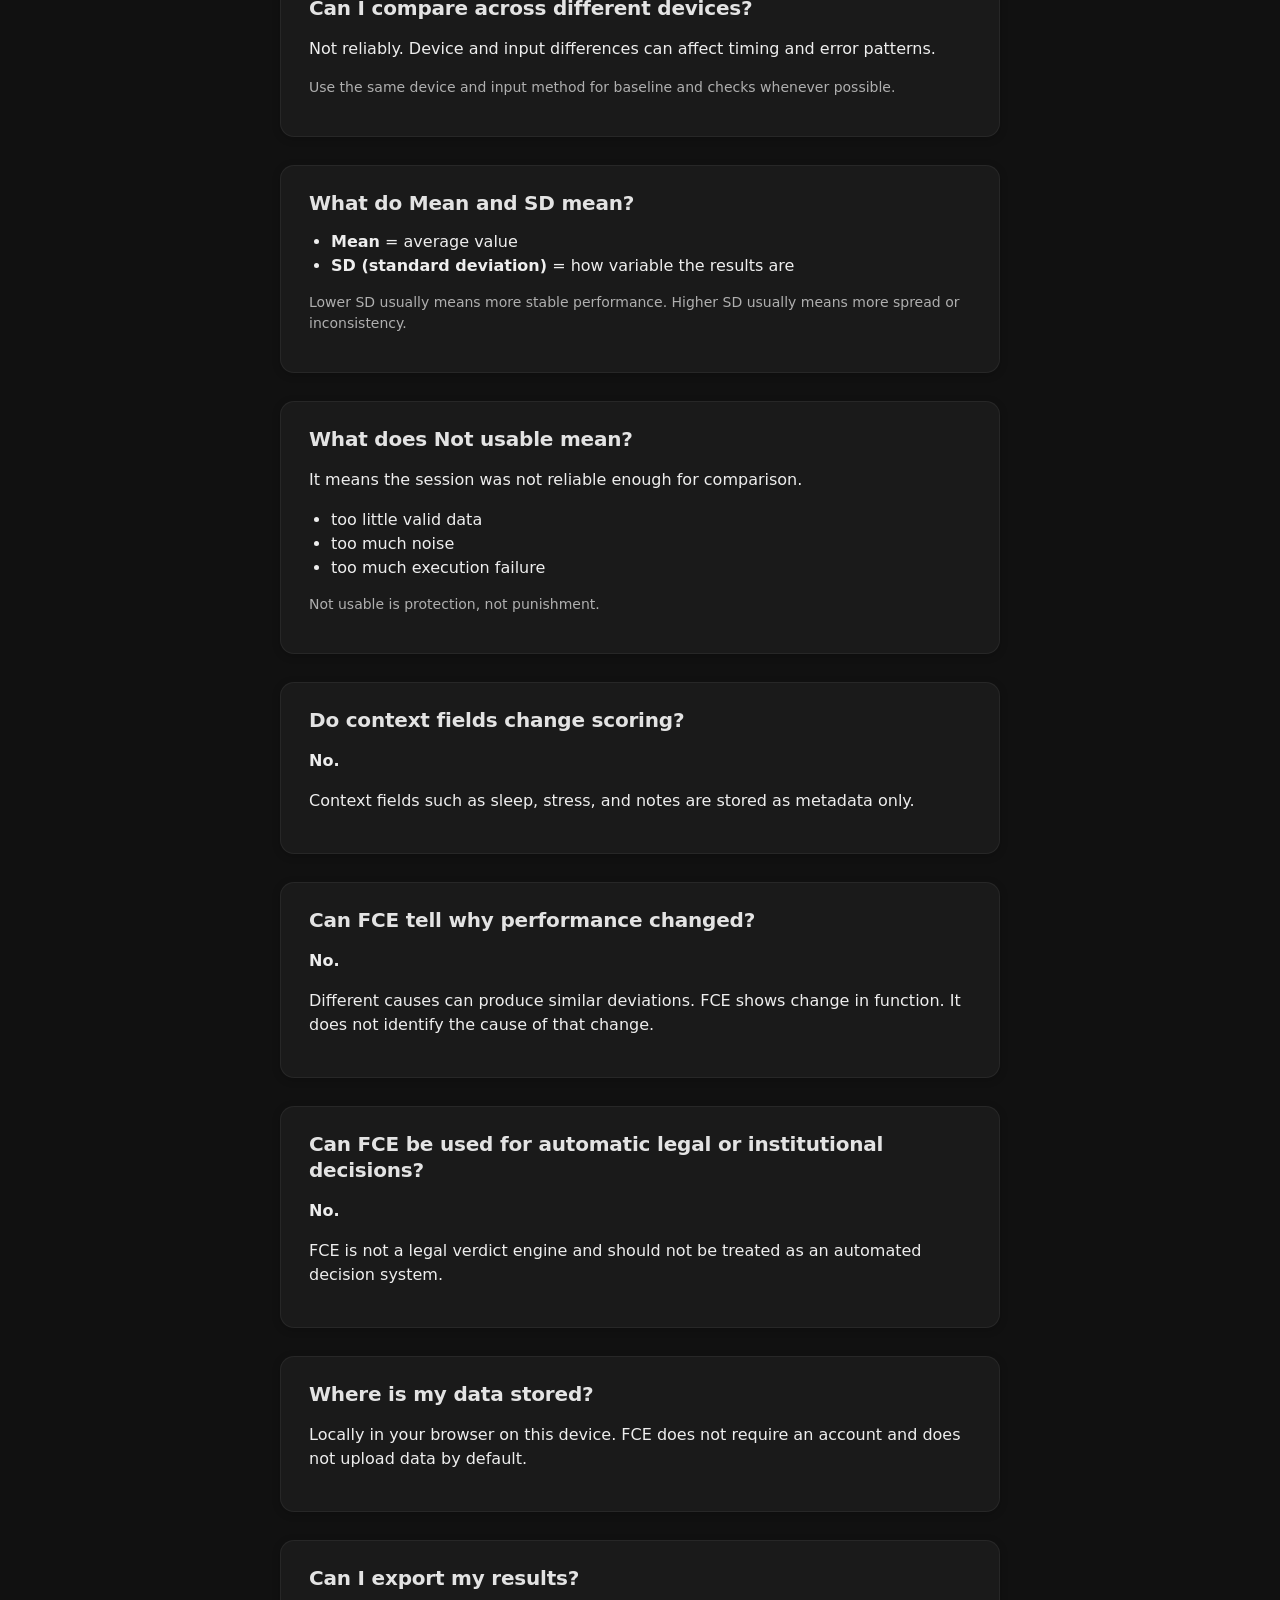
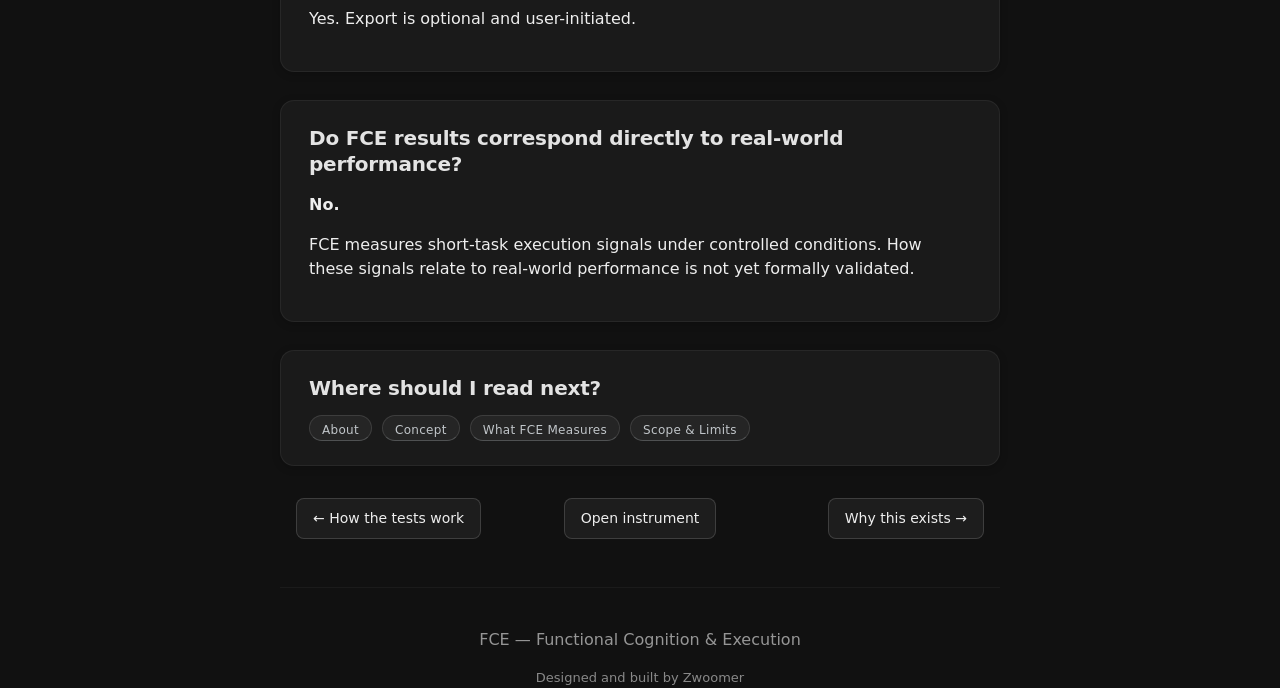
<file: faq.html>
<!DOCTYPE html>
<html lang="en">
<head>
  <meta charset="UTF-8" />
  <meta name="viewport" content="width=device-width, initial-scale=1, viewport-fit=cover" />
  <title>FCE — FAQ</title>
  <link rel="stylesheet" href="style.css" />

  <script>
    try {
      const p = location.pathname.split("/").pop() || "index.html";
      localStorage.setItem("fce_last_page", p);
      if (p && p.endsWith(".html") && !p.includes("index.html")) {
        localStorage.setItem("fce_last_docs_page", p);
      }
    } catch {}
  </script>
</head>

<body>
  <header class="topbar">
    <button id="menuBtn" aria-label="Menu" aria-controls="menu" aria-expanded="false">☰</button>
    <a href="index.html?home=1" class="title brand-link" id="brandLink" style="text-decoration:none; color:inherit;" aria-label="To the instrument">
      <span class="brand-short" aria-hidden="true">FCE</span>
      <span class="brand-long" aria-hidden="true">
        <span class="lang lang-en">To the instrument</span>
        <span class="lang lang-no hidden">Til instrumentet</span>
        <span class="lang lang-lt hidden">Į instrumentą</span>
      </span>
    </a>
    <span class="topbar-page is-hidden" id="topbarPage"></span>
    <div class="topbar-right">
      <div class="lang-select-wrapper">
        <select id="langSelect" class="lang-select" aria-label="Language">
          <option value="en">EN</option>
          <option value="no">NO</option>
          <option value="lt">LT</option>
        </select>
      </div>
    </div>
  </header>

  <nav id="menu" class="menu">
    <div class="menu-header">
      <button id="closeMenuBtn" class="menu-close-btn" aria-label="Close menu">×</button>
    </div>

    <a class="menu-item" href="index.html?home=1">
      <span class="lang lang-en">Home</span>
      <span class="lang lang-no hidden">Hjem</span>
      <span class="lang lang-lt hidden">Pradžia</span>
    </a>

    <a class="menu-item" href="index.html?view=history">
      <span class="lang lang-en">History</span>
      <span class="lang lang-no hidden">Historikk</span>
      <span class="lang lang-lt hidden">Istorija</span>
    </a>

    <div class="menu-section" id="menuSectionCore">
      <button type="button" class="menu-section-toggle" id="menuToggleCore" aria-expanded="false" aria-controls="menuPanelCore">
        <span class="menu-section-label">
          <span class="lang lang-en">Core Docs</span>
          <span class="lang lang-no hidden">Kjernedokumentasjon</span>
          <span class="lang lang-lt hidden">Pagrindiniai dokumentai</span>
        </span>
        <span class="menu-chevron" aria-hidden="true">▸</span>
      </button>
      <div class="menu-section-panel" id="menuPanelCore" role="region" aria-labelledby="menuToggleCore">
        <a class="menu-item menu-item-nested" href="about.html">
          <span class="lang lang-en">About</span>
          <span class="lang lang-no hidden">Om</span>
          <span class="lang lang-lt hidden">Apie</span>
        </a>
        <a class="menu-item menu-item-nested" href="concept.html">
          <span class="lang lang-en">Concept</span>
          <span class="lang lang-no hidden">Konsept</span>
          <span class="lang lang-lt hidden">Koncepcija</span>
        </a>
        <a class="menu-item menu-item-nested" href="what-fce-measures.html">
          <span class="lang lang-en">What FCE Measures</span>
          <span class="lang lang-no hidden">Hva FCE måler</span>
          <span class="lang lang-lt hidden">Ką FCE matuoja</span>
        </a>
        <a class="menu-item menu-item-nested" href="scope.html">
          <span class="lang lang-en">Scope &amp; Limits</span>
          <span class="lang lang-no hidden">Omfang &amp; begrensninger</span>
          <span class="lang lang-lt hidden">Apimtis ir ribos</span>
        </a>
        <a class="menu-item menu-item-nested" href="how-to-use.html">
          <span class="lang lang-en">How to Use</span>
          <span class="lang lang-no hidden">Hvordan bruke</span>
          <span class="lang lang-lt hidden">Kaip naudoti</span>
        </a>
        <a class="menu-item menu-item-nested" href="how-tests-work.html">
          <span class="lang lang-en">How the tests work</span>
          <span class="lang lang-no hidden">Hvordan testene fungerer</span>
          <span class="lang lang-lt hidden">Kaip veikia testai</span>
        </a>
        <a class="menu-item menu-item-nested" href="faq.html" aria-current="page">
          <span class="lang lang-en">FAQ</span>
          <span class="lang lang-no hidden">FAQ</span>
          <span class="lang lang-lt hidden">DUK</span>
        </a>
      </div>
    </div>

    <div class="menu-section" id="menuSectionContext">
      <button type="button" class="menu-section-toggle" id="menuToggleContext" aria-expanded="false" aria-controls="menuPanelContext">
        <span class="menu-section-label">
          <span class="lang lang-en">Context &amp; Development</span>
          <span class="lang lang-no hidden">Kontekst og utvikling</span>
          <span class="lang lang-lt hidden">Kontekstas ir plėtra</span>
        </span>
        <span class="menu-chevron" aria-hidden="true">▸</span>
      </button>
      <div class="menu-section-panel" id="menuPanelContext" role="region" aria-labelledby="menuToggleContext">
        <a class="menu-item menu-item-nested" href="why.html">
          <span class="lang lang-en">Why this exists</span>
          <span class="lang lang-no hidden">Hvorfor dette finnes</span>
          <span class="lang lang-lt hidden">Kodėl tai egzistuoja</span>
        </a>
        <a class="menu-item menu-item-nested" href="applications.html">
          <span class="lang lang-en">Applications / Use Contexts</span>
          <span class="lang lang-no hidden">Bruksområder / kontekster</span>
          <span class="lang lang-lt hidden">Taikymo sritys / naudojimo kontekstai</span>
        </a>
        <a class="menu-item menu-item-nested" href="validation-research.html">
          <span class="lang lang-en">Validation / Research</span>
          <span class="lang lang-no hidden">Validering / forskning</span>
          <span class="lang lang-lt hidden">Validavimas / tyrimai</span>
        </a>
      </div>
    </div>
  </nav>

  <div id="menuOverlay" class="menu-overlay hidden"></div>

  <main class="page">
    <section class="container">

      <!-- EN -->
      <div class="lang lang-en">
        <section class="hero">
          <h2>FAQ</h2>
          <p class="lead">
            Short answers, practical definitions, and clear boundaries.
          </p>

          <div style="margin: 18px auto 0; text-align: center; max-width: 720px;">
            <div class="chips" aria-label="FCE principles">
              <span class="chip">Baseline-relative</span>
              <span class="chip">Function-first</span>
              <span class="chip">Local-first</span>
              <span class="chip">Refusal protects</span>
              <span class="chip">Human interpretation</span>
            </div>
          </div>
        </section>

        <div style="margin: 24px auto; text-align: center; max-width: 600px; padding: 0 16px;">
          <a href="index.html#instrument"
             style="padding: 10px 20px; font-size: 14px; text-decoration: none;
                    border: 1px solid rgba(255,255,255,0.15);
                    border-radius: 8px;
                    background: rgba(255,255,255,0.05);
                    color: #eee;
                    transition: all 0.2s ease;
                    display: inline-block;">
            Open instrument
          </a>
        </div>

        <section class="card">
          <h3>What is FCE?</h3>
          <p>
            FCE is a baseline-relative functional instrument. It compares current short-task performance to your own usual range rather than to population averages.
          </p>
        </section>

        <section class="card">
          <h3>Is FCE a medical test?</h3>
          <p><strong>No.</strong></p>
          <p>
            FCE is not diagnostic and does not replace clinical evaluation.
          </p>
        </section>

        <section class="card">
          <h3>Does FCE detect substances or internal biological states?</h3>
          <p><strong>No.</strong></p>
          <p>
            FCE does not detect substances, hormones, neurological states, or internal physiological systems directly. It measures observable task execution only.
          </p>
        </section>

        <section class="card">
          <h3>What tasks are included?</h3>
          <ul>
            <li><strong>Reaction Time</strong> — response speed and consistency</li>
            <li><strong>Go / No-Go</strong> — inhibition and response control</li>
            <li><strong>Divided Attention</strong> — dual-demand execution</li>
            <li><strong>Precision</strong> — motor accuracy and consistency</li>
          </ul>
        </section>

        <section class="card">
          <h3>What do Baseline, Check, and Training mean?</h3>
          <ul>
            <li><strong>Baseline</strong> builds your personal reference range.</li>
            <li><strong>Check</strong> compares today to that reference.</li>
            <li><strong>Training</strong> is practice only and does not update baseline.</li>
          </ul>
        </section>

        <section class="card">
          <h3>Why do I need more than one baseline session?</h3>
          <p>
            Because performance varies naturally. A baseline should reflect your usual range, not a single score.
          </p>
          <p class="muted">
            Most users should collect 3–5 usable baseline sessions.
          </p>
        </section>

        <section class="card">
          <h3>Can I compare across different devices?</h3>
          <p>
            Not reliably. Device and input differences can affect timing and error patterns.
          </p>
          <p class="muted">
            Use the same device and input method for baseline and checks whenever possible.
          </p>
        </section>

        <section class="card">
          <h3>What do Mean and SD mean?</h3>
          <ul>
            <li><strong>Mean</strong> = average value</li>
            <li><strong>SD (standard deviation)</strong> = how variable the results are</li>
          </ul>
          <p class="muted">
            Lower SD usually means more stable performance. Higher SD usually means more spread or inconsistency.
          </p>
        </section>

        <section class="card">
          <h3>What does Not usable mean?</h3>
          <p>
            It means the session was not reliable enough for comparison.
          </p>
          <ul>
            <li>too little valid data</li>
            <li>too much noise</li>
            <li>too much execution failure</li>
          </ul>
          <p class="muted">
            Not usable is protection, not punishment.
          </p>
        </section>

        <section class="card">
          <h3>Do context fields change scoring?</h3>
          <p><strong>No.</strong></p>
          <p>
            Context fields such as sleep, stress, and notes are stored as metadata only.
          </p>
        </section>

        <section class="card">
          <h3>Can FCE tell why performance changed?</h3>
          <p><strong>No.</strong></p>
          <p>
            Different causes can produce similar deviations. FCE shows change in function. It does not identify the cause of that change.
          </p>
        </section>

        <section class="card">
          <h3>Can FCE be used for automatic legal or institutional decisions?</h3>
          <p><strong>No.</strong></p>
          <p>
            FCE is not a legal verdict engine and should not be treated as an automated decision system.
          </p>
        </section>

        <section class="card">
          <h3>Where is my data stored?</h3>
          <p>
            Locally in your browser on this device. FCE does not require an account and does not upload data by default.
          </p>
        </section>

        <section class="card">
          <h3>Can I export my results?</h3>
          <p>
            Yes. Export is optional and user-initiated.
          </p>
        </section>

        <section class="card">
          <h3>Do FCE results correspond directly to real-world performance?</h3>
          <p><strong>No.</strong></p>
          <p>
            FCE measures short-task execution signals under controlled conditions.
            How these signals relate to real-world performance is not yet formally validated.
          </p>
        </section>

        <section class="card">
          <h3>Where should I read next?</h3>
          <div style="display:flex; gap:10px; flex-wrap:wrap; margin-top:14px;">
            <a href="about.html" class="badge" style="text-decoration:none;">About</a>
            <a href="concept.html" class="badge" style="text-decoration:none;">Concept</a>
            <a href="what-fce-measures.html" class="badge" style="text-decoration:none;">What FCE Measures</a>
            <a href="scope.html" class="badge" style="text-decoration:none;">Scope &amp; Limits</a>
          </div>
        </section>
      </div>

      <!-- NO -->
      <div class="lang lang-no hidden">
        <section class="hero">
          <h2>FAQ</h2>
          <p class="lead">
            Korte svar, praktiske definisjoner og tydelige grenser.
          </p>

          <div style="margin: 18px auto 0; text-align: center; max-width: 720px;">
            <div class="chips" aria-label="FCE prinsipper">
              <span class="chip">Baseline-relativ</span>
              <span class="chip">Funksjon først</span>
              <span class="chip">Lokalt først</span>
              <span class="chip">Avslag beskytter</span>
              <span class="chip">Menneskelig tolkning</span>
            </div>
          </div>
        </section>

        <div style="margin: 24px auto; text-align: center; max-width: 600px; padding: 0 16px;">
          <a href="index.html#instrument"
             style="padding: 10px 20px; font-size: 14px; text-decoration: none;
                    border: 1px solid rgba(255,255,255,0.15);
                    border-radius: 8px;
                    background: rgba(255,255,255,0.05);
                    color: #eee;
                    transition: all 0.2s ease;
                    display: inline-block;">
            Åpne instrument
          </a>
        </div>

        <section class="card">
          <h3>Hva er FCE?</h3>
          <p>
            FCE er et baseline-relativt funksjonsinstrument. Det sammenligner nåværende prestasjon i korte oppgaver med ditt eget normalområde fremfor med befolkningsgjennomsnitt.
          </p>
        </section>

        <section class="card">
          <h3>Er FCE en medisinsk test?</h3>
          <p><strong>Nei.</strong></p>
          <p>
            FCE er ikke diagnostisk og erstatter ikke klinisk vurdering.
          </p>
        </section>

        <section class="card">
          <h3>Påviser FCE stoffer eller indre biologiske tilstander?</h3>
          <p><strong>Nei.</strong></p>
          <p>
            FCE påviser ikke stoffer, hormoner, nevrologiske tilstander eller indre fysiologiske systemer direkte. Det måler kun observerbar oppgaveutførelse.
          </p>
        </section>

        <section class="card">
          <h3>Hvilke oppgaver er inkludert?</h3>
          <ul>
            <li><strong>Reaksjonstid</strong> — responshastighet og konsistens</li>
            <li><strong>Go / No-Go</strong> — inhibisjon og responskontroll</li>
            <li><strong>Delt oppmerksomhet</strong> — utførelse under to samtidige krav</li>
            <li><strong>Presisjon</strong> — motorisk nøyaktighet og konsistens</li>
          </ul>
        </section>

        <section class="card">
          <h3>Hva betyr Baseline, Sjekk og Trening?</h3>
          <ul>
            <li><strong>Baseline</strong> bygger ditt personlige referanseområde.</li>
            <li><strong>Sjekk</strong> sammenligner i dag med denne referansen.</li>
            <li><strong>Trening</strong> er kun øving og oppdaterer ikke baseline.</li>
          </ul>
        </section>

        <section class="card">
          <h3>Hvorfor trenger jeg mer enn én baseline-økt?</h3>
          <p>
            Fordi prestasjon varierer naturlig. En baseline bør reflektere ditt vanlige område, ikke én enkelt score.
          </p>
          <p class="muted">
            De fleste brukere bør samle 3–5 brukbare baseline-økter.
          </p>
        </section>

        <section class="card">
          <h3>Kan jeg sammenligne mellom ulike enheter?</h3>
          <p>
            Ikke pålitelig. Forskjeller i enhet og input kan påvirke timing og feilmønstre.
          </p>
          <p class="muted">
            Bruk samme enhet og inndatametode for baseline og sjekk når det er mulig.
          </p>
        </section>

        <section class="card">
          <h3>Hva betyr Mean og SD?</h3>
          <ul>
            <li><strong>Mean</strong> = gjennomsnittlig verdi</li>
            <li><strong>SD (standardavvik)</strong> = hvor variable resultatene er</li>
          </ul>
          <p class="muted">
            Lavere SD betyr vanligvis mer stabil prestasjon. Høyere SD betyr mer spredning eller ujevnhet.
          </p>
        </section>

        <section class="card">
          <h3>Hva betyr Ikke brukbar?</h3>
          <p>
            Det betyr at økten ikke var pålitelig nok til sammenligning.
          </p>
          <ul>
            <li>for lite gyldige data</li>
            <li>for mye støy</li>
            <li>for mye utførelsessvikt</li>
          </ul>
          <p class="muted">
            Ikke brukbar er beskyttelse, ikke straff.
          </p>
        </section>

        <section class="card">
          <h3>Endrer kontekstfelter scoren?</h3>
          <p><strong>Nei.</strong></p>
          <p>
            Kontekstfelter som søvn, stress og notater lagres kun som metadata.
          </p>
        </section>

        <section class="card">
          <h3>Kan FCE fortelle hvorfor prestasjonen endret seg?</h3>
          <p><strong>Nei.</strong></p>
          <p>
            Ulike årsaker kan gi lignende avvik. FCE viser endring i funksjon. Det identifiserer ikke årsaken til endringen.
          </p>
        </section>

        <section class="card">
          <h3>Kan FCE brukes til automatiske juridiske eller institusjonelle beslutninger?</h3>
          <p><strong>Nei.</strong></p>
          <p>
            FCE er ikke en juridisk domsmotor og skal ikke behandles som et automatisk beslutningssystem.
          </p>
        </section>

        <section class="card">
          <h3>Hvor lagres dataene mine?</h3>
          <p>
            Lokalt i nettleseren på denne enheten. FCE krever ingen konto og laster ikke opp data som standard.
          </p>
        </section>

        <section class="card">
          <h3>Kan jeg eksportere resultatene?</h3>
          <p>
            Ja. Eksport er valgfritt og brukerstyrt.
          </p>
        </section>

        <section class="card">
          <h3>Stemmer FCE-resultater direkte med prestasjon i virkeligheten?</h3>
          <p><strong>Nei.</strong></p>
          <p>
            FCE måler utførelsessignaler i korte oppgaver under kontrollerte betingelser.
            Hvordan disse signalene henger sammen med prestasjon i virkeligheten, er ikke formelt validert ennå.
          </p>
        </section>

        <section class="card">
          <h3>Hva bør jeg lese videre?</h3>
          <div style="display:flex; gap:10px; flex-wrap:wrap; margin-top:14px;">
            <a href="about.html" class="badge" style="text-decoration:none;">Om</a>
            <a href="concept.html" class="badge" style="text-decoration:none;">Konsept</a>
            <a href="what-fce-measures.html" class="badge" style="text-decoration:none;">Hva FCE måler</a>
            <a href="scope.html" class="badge" style="text-decoration:none;">Omfang &amp; begrensninger</a>
          </div>
        </section>
      </div>

      <!-- LT -->
      <div class="lang lang-lt hidden">
        <section class="hero">
          <h2>DUK</h2>
          <p class="lead">
            Trumpi atsakymai, praktiniai apibrėžimai ir aiškios ribos.
          </p>

          <div style="margin: 18px auto 0; text-align: center; max-width: 720px;">
            <div class="chips" aria-label="FCE principai">
              <span class="chip">Lyginama su baze</span>
              <span class="chip">Funkcija pirmiau</span>
              <span class="chip">Vietinis veikimas</span>
              <span class="chip">Atsisakymas saugo</span>
              <span class="chip">Žmogaus interpretacija</span>
            </div>
          </div>
        </section>

        <div style="margin: 24px auto; text-align: center; max-width: 600px; padding: 0 16px;">
          <a href="index.html#instrument"
             style="padding: 10px 20px; font-size: 14px; text-decoration: none;
                    border: 1px solid rgba(255,255,255,0.15);
                    border-radius: 8px;
                    background: rgba(255,255,255,0.05);
                    color: #eee;
                    transition: all 0.2s ease;
                    display: inline-block;">
            Atidaryti instrumentą
          </a>
        </div>

        <section class="card">
          <h3>Kas yra FCE?</h3>
          <p>
            FCE yra su baze lyginamas funkcinis instrumentas. Jis lygina dabartinį trumpų užduočių atlikimą su jūsų pačių įprastu diapazonu, o ne su populiacijos vidurkiais.
          </p>
        </section>

        <section class="card">
          <h3>Ar FCE yra medicininis testas?</h3>
          <p><strong>Ne.</strong></p>
          <p>
            FCE nėra diagnostinis ir nepakeičia klinikinio vertinimo.
          </p>
        </section>

        <section class="card">
          <h3>Ar FCE aptinka medžiagas ar vidines biologines būsenas?</h3>
          <p><strong>Ne.</strong></p>
          <p>
            FCE tiesiogiai neaptinka medžiagų, hormonų, neurologinių būsenų ar vidinių fiziologinių sistemų. Jis matuoja tik stebimą užduočių atlikimą.
          </p>
        </section>

        <section class="card">
          <h3>Kokios užduotys įtrauktos?</h3>
          <ul>
            <li><strong>Reakcijos laikas</strong> — atsako greitis ir pastovumas</li>
            <li><strong>Go / No-Go</strong> — inhibicija ir atsako kontrolė</li>
            <li><strong>Dalytas dėmesys</strong> — atlikimas esant dviem vienu metu keliamiems reikalavimams</li>
            <li><strong>Tikslumas</strong> — motorinis tikslumas ir pastovumas</li>
          </ul>
        </section>

        <section class="card">
          <h3>Ką reiškia Bazė, Patikra ir Treniruotė?</h3>
          <ul>
            <li><strong>Bazė</strong> sukuria jūsų asmeninį atskaitos diapazoną.</li>
            <li><strong>Patikra</strong> lygina šiandieną su šia atskaita.</li>
            <li><strong>Treniruotė</strong> skirta tik praktikai ir neatnaujina bazės.</li>
          </ul>
        </section>

        <section class="card">
          <h3>Kodėl man reikia daugiau nei vienos bazės sesijos?</h3>
          <p>
            Nes atlikimas natūraliai kinta. Bazė turėtų atspindėti jūsų įprastą diapazoną, o ne vieną rezultatą.
          </p>
          <p class="muted">
            Dauguma vartotojų turėtų surinkti 3–5 tinkamas bazės sesijas.
          </p>
        </section>

        <section class="card">
          <h3>Ar galiu lyginti tarp skirtingų įrenginių?</h3>
          <p>
            Nepatikimai. Įrenginio ir įvesties skirtumai gali paveikti laiką ir klaidų modelius.
          </p>
          <p class="muted">
            Kai tik įmanoma, naudokite tą patį įrenginį ir įvesties būdą bazei ir patikroms.
          </p>
        </section>

        <section class="card">
          <h3>Ką reiškia Mean ir SD?</h3>
          <ul>
            <li><strong>Mean</strong> = vidutinė reikšmė</li>
            <li><strong>SD (standartinis nuokrypis)</strong> = kiek rezultatai kinta</li>
          </ul>
          <p class="muted">
            Mažesnis SD paprastai reiškia stabilesnį atlikimą. Didesnis SD paprastai reiškia didesnį išsibarstymą ar netolygumą.
          </p>
        </section>

        <section class="card">
          <h3>Ką reiškia Netinkama naudoti?</h3>
          <p>
            Tai reiškia, kad sesija nebuvo pakankamai patikima palyginimui.
          </p>
          <ul>
            <li>per mažai galiojančių duomenų</li>
            <li>per daug triukšmo</li>
            <li>per daug vykdymo klaidų</li>
          </ul>
          <p class="muted">
            Netinkama naudoti yra apsauga, ne bausmė.
          </p>
        </section>

        <section class="card">
          <h3>Ar konteksto laukai keičia vertinimą?</h3>
          <p><strong>Ne.</strong></p>
          <p>
            Konteksto laukai, tokie kaip miegas, stresas ir pastabos, saugomi tik kaip metaduomenys.
          </p>
        </section>

        <section class="card">
          <h3>Ar FCE gali pasakyti, kodėl atlikimas pasikeitė?</h3>
          <p><strong>Ne.</strong></p>
          <p>
            Skirtingos priežastys gali sukelti panašius nukrypimus. FCE parodo funkcijos pokytį. Jis nenustato to pokyčio priežasties.
          </p>
        </section>

        <section class="card">
          <h3>Ar FCE gali būti naudojamas automatiniams teisiniams ar instituciniams sprendimams?</h3>
          <p><strong>Ne.</strong></p>
          <p>
            FCE nėra teisinio verdikto variklis ir neturėtų būti laikomas automatine sprendimų sistema.
          </p>
        </section>

        <section class="card">
          <h3>Kur saugomi mano duomenys?</h3>
          <p>
            Lokaliai jūsų naršyklėje šiame įrenginyje. FCE nereikalauja paskyros ir pagal nutylėjimą neįkelia duomenų.
          </p>
        </section>

        <section class="card">
          <h3>Ar galiu eksportuoti rezultatus?</h3>
          <p>
            Taip. Eksportas yra pasirenkamas ir inicijuojamas vartotojo.
          </p>
        </section>

        <section class="card">
          <h3>Ar FCE rezultatai tiesiogiai atitinka realaus pasaulio veikimą?</h3>
          <p><strong>Ne.</strong></p>
          <p>
            FCE matuoja trumpų užduočių atlikimo signalus kontroliuotomis sąlygomis.
            Kaip šie signalai susiję su veikimu tikrame pasaulyje, dar ne formaliai patvirtinta.
          </p>
        </section>

        <section class="card">
          <h3>Ką turėčiau skaityti toliau?</h3>
          <div style="display:flex; gap:10px; flex-wrap:wrap; margin-top:14px;">
            <a href="about.html" class="badge" style="text-decoration:none;">Apie</a>
            <a href="concept.html" class="badge" style="text-decoration:none;">Koncepcija</a>
            <a href="what-fce-measures.html" class="badge" style="text-decoration:none;">Ką FCE matuoja</a>
            <a href="scope.html" class="badge" style="text-decoration:none;">Apimtis ir ribos</a>
          </div>
        </section>
      </div>

      <nav class="docs-nav">
        <div class="docs-nav-left">
          <a href="how-tests-work.html" class="docs-nav-btn">
            <span class="lang lang-en">← How the tests work</span>
            <span class="lang lang-no hidden">← Hvordan testene fungerer</span>
            <span class="lang lang-lt hidden">← Kaip veikia testai</span>
          </a>
        </div>
        <div class="docs-nav-center">
          <a href="index.html#instrument" class="docs-nav-btn">
            <span class="lang lang-en">Open instrument</span>
            <span class="lang lang-no hidden">Åpne instrument</span>
            <span class="lang lang-lt hidden">Atidaryti instrumentą</span>
          </a>
        </div>

        <div class="docs-nav-right">
          <a href="why.html" class="docs-nav-btn">
            <span class="lang lang-en">Why this exists →</span>
            <span class="lang lang-no hidden">Hvorfor dette finnes →</span>
            <span class="lang lang-lt hidden">Kodėl tai egzistuoja →</span>
          </a>
        </div>
      </nav>

      <footer class="footer muted">
        <p>FCE — Functional Cognition &amp; Execution</p>
        <p class="footer-builtby">Designed and built by Zwoomer</p>
      </footer>
    </section>
  </main>

  <script>
    (function () {
      const menu = document.getElementById("menu");
      const overlay = document.getElementById("menuOverlay");
      const menuBtn = document.getElementById("menuBtn");
      const closeMenuBtn = document.getElementById("closeMenuBtn");

      function openMenu() {
        menu.classList.add("open");
        overlay.classList.remove("hidden");
        document.body.classList.add("menu-open");
        if (menuBtn) menuBtn.setAttribute("aria-expanded", "true");
      }

      function closeMenu() {
        menu.classList.remove("open");
        overlay.classList.add("hidden");
        document.body.classList.remove("menu-open");
        if (menuBtn) menuBtn.setAttribute("aria-expanded", "false");
      }

      menuBtn && menuBtn.addEventListener("click", () => {
        if (menu.classList.contains("open")) closeMenu();
        else openMenu();
      });

      closeMenuBtn && closeMenuBtn.addEventListener("click", closeMenu);
      overlay && overlay.addEventListener("click", closeMenu);

      document.addEventListener("keydown", (e) => {
        if (e.key === "Escape" && menu.classList.contains("open")) closeMenu();
      });

      document.querySelectorAll(".menu-item").forEach(item => {
        item.addEventListener("click", (e) => {
          if (!item.classList.contains("is-disabled")) closeMenu();
          else e.preventDefault();
        });
      });

      const LANG_KEY = "fce_lang";
      const hasLtContent = !!document.querySelector(".lang-lt");

      let currentLang = localStorage.getItem(LANG_KEY);
      if (!currentLang) {
        const oldLang = localStorage.getItem("fce_lang_v1");
        if (oldLang) {
          currentLang = oldLang;
          try { localStorage.setItem(LANG_KEY, currentLang); } catch {}
        } else {
          currentLang = "en";
        }
      }

      if (currentLang === "lt" && !hasLtContent) {
        currentLang = "en";
        try { localStorage.setItem(LANG_KEY, currentLang); } catch {}
      }

      const langSelect = document.getElementById("langSelect");

      if (langSelect) {
        const hasLtOption = Array.from(langSelect.options).some(opt => opt.value === "lt");
        if (!hasLtOption) {
          const ltOption = document.createElement("option");
          ltOption.value = "lt";
          ltOption.textContent = "LT";
          langSelect.appendChild(ltOption);
        }
      }

      if (langSelect) langSelect.value = currentLang;

      const I18N_PAGES = {
        en: {
          about: "About",
          concept: "Concept",
          "what-fce-measures": "What FCE Measures",
          scope: "Scope & Limits",
          "how-to-use": "How to use",
          "how-tests-work": "How the tests work",
          faq: "FAQ"
        },
        no: {
          about: "Om",
          concept: "Konsept",
          "what-fce-measures": "Hva FCE måler",
          scope: "Omfang & begrensninger",
          "how-to-use": "Hvordan bruke",
          "how-tests-work": "Hvordan testene fungerer",
          faq: "FAQ"
        },
        lt: {
          about: "Apie",
          concept: "Koncepcija",
          "what-fce-measures": "Ką FCE matuoja",
          scope: "Apimtis ir ribos",
          "how-to-use": "Kaip naudoti",
          "how-tests-work": "Kaip veikia testai",
          faq: "DUK"
        }
      };

      function getPageTitle(lang) {
        const pageName = (location.pathname.split("/").pop() || "faq.html").replace(".html", "");
        return (I18N_PAGES[lang] && I18N_PAGES[lang][pageName])
          ? I18N_PAGES[lang][pageName]
          : (I18N_PAGES.en[pageName] || "FAQ");
      }

      function updateTopbarPage() {
        const topbarPage = document.getElementById("topbarPage");
        if (topbarPage) {
          topbarPage.textContent = getPageTitle(currentLang);
        }
      }

      function applyLanguage(lang) {
        let contentLang = lang;
        if (contentLang === "lt" && !hasLtContent) {
          contentLang = "en";
        }

        const uiLang = contentLang;

        currentLang = contentLang;
        try { localStorage.setItem(LANG_KEY, contentLang); } catch {}
        if (langSelect) langSelect.value = currentLang;

        document.querySelectorAll(".lang-en").forEach(el => el.classList.toggle("hidden", contentLang !== "en"));
        document.querySelectorAll(".lang-no").forEach(el => el.classList.toggle("hidden", contentLang !== "no"));
        document.querySelectorAll(".lang-lt").forEach(el => el.classList.toggle("hidden", contentLang !== "lt"));

        document.querySelectorAll(".menu .lang-en, .docs-nav .lang-en").forEach(el => {
          el.classList.toggle("hidden", uiLang !== "en");
        });
        document.querySelectorAll(".menu .lang-no, .docs-nav .lang-no").forEach(el => {
          el.classList.toggle("hidden", uiLang !== "no");
        });
        document.querySelectorAll(".menu .lang-lt, .docs-nav .lang-lt").forEach(el => {
          el.classList.toggle("hidden", uiLang !== "lt");
        });

        updateTopbarPage();
        setupScrollObserver();
      }

      let scrollObserver = null;
      function setupScrollObserver() {
        if (scrollObserver) scrollObserver.disconnect();

        const pageHeading = document.querySelector(".lang:not(.hidden) .hero h2") || document.querySelector(".hero h2");
        const topbarPage = document.getElementById("topbarPage");
        if (!topbarPage || !pageHeading) return;

        function updateVisibility(isIntersecting) {
          if (isIntersecting) topbarPage.classList.add("is-hidden");
          else topbarPage.classList.remove("is-hidden");
        }

        scrollObserver = new IntersectionObserver((entries) => {
          entries.forEach(entry => updateVisibility(entry.isIntersecting));
        }, { threshold: 0.25 });

        scrollObserver.observe(pageHeading);
      }

      langSelect && langSelect.addEventListener("change", (e) => applyLanguage(e.target.value));

      applyLanguage(currentLang);

      function updateBrandLinkHint() {
        const brandLink = document.getElementById("brandLink");
        if (!brandLink) return;
        const hints = { en: "To the instrument", no: "Til instrumentet", lt: "Į instrumentą" };
        const hint = hints[currentLang] || hints.en;
        brandLink.setAttribute("data-hint", hint);
        brandLink.setAttribute("aria-label", hint);
      }

      updateBrandLinkHint();
      langSelect && langSelect.addEventListener("change", () => {
        updateBrandLinkHint();
      });

      function storeScrollPosition() {
        try {
          const scrollPos = window.scrollY || window.pageYOffset || 0;
          if (scrollPos > 0) {
            localStorage.setItem("fce_doc_scroll_faq", String(scrollPos));
          }
        } catch (e) {}
      }

      document.addEventListener("visibilitychange", () => {
        if (document.visibilityState === "hidden") {
          storeScrollPosition();
        }
      });

      window.addEventListener("beforeunload", storeScrollPosition);

      try {
        if (window.location.hash === "#restore-scroll") {
          const storedScroll = localStorage.getItem("fce_doc_scroll_faq");
          if (storedScroll) {
            const scrollPos = parseInt(storedScroll, 10);
            if (!isNaN(scrollPos) && scrollPos > 0) {
              history.replaceState(null, "", window.location.pathname);
              requestAnimationFrame(() => {
                window.scrollTo(0, scrollPos);
              });
            }
          }
        }
      } catch (e) {}
    })();
  </script>
  <script src="menu-sections.js" defer></script>
  <script src="docs.js"></script>
</body>
</html>
</file>
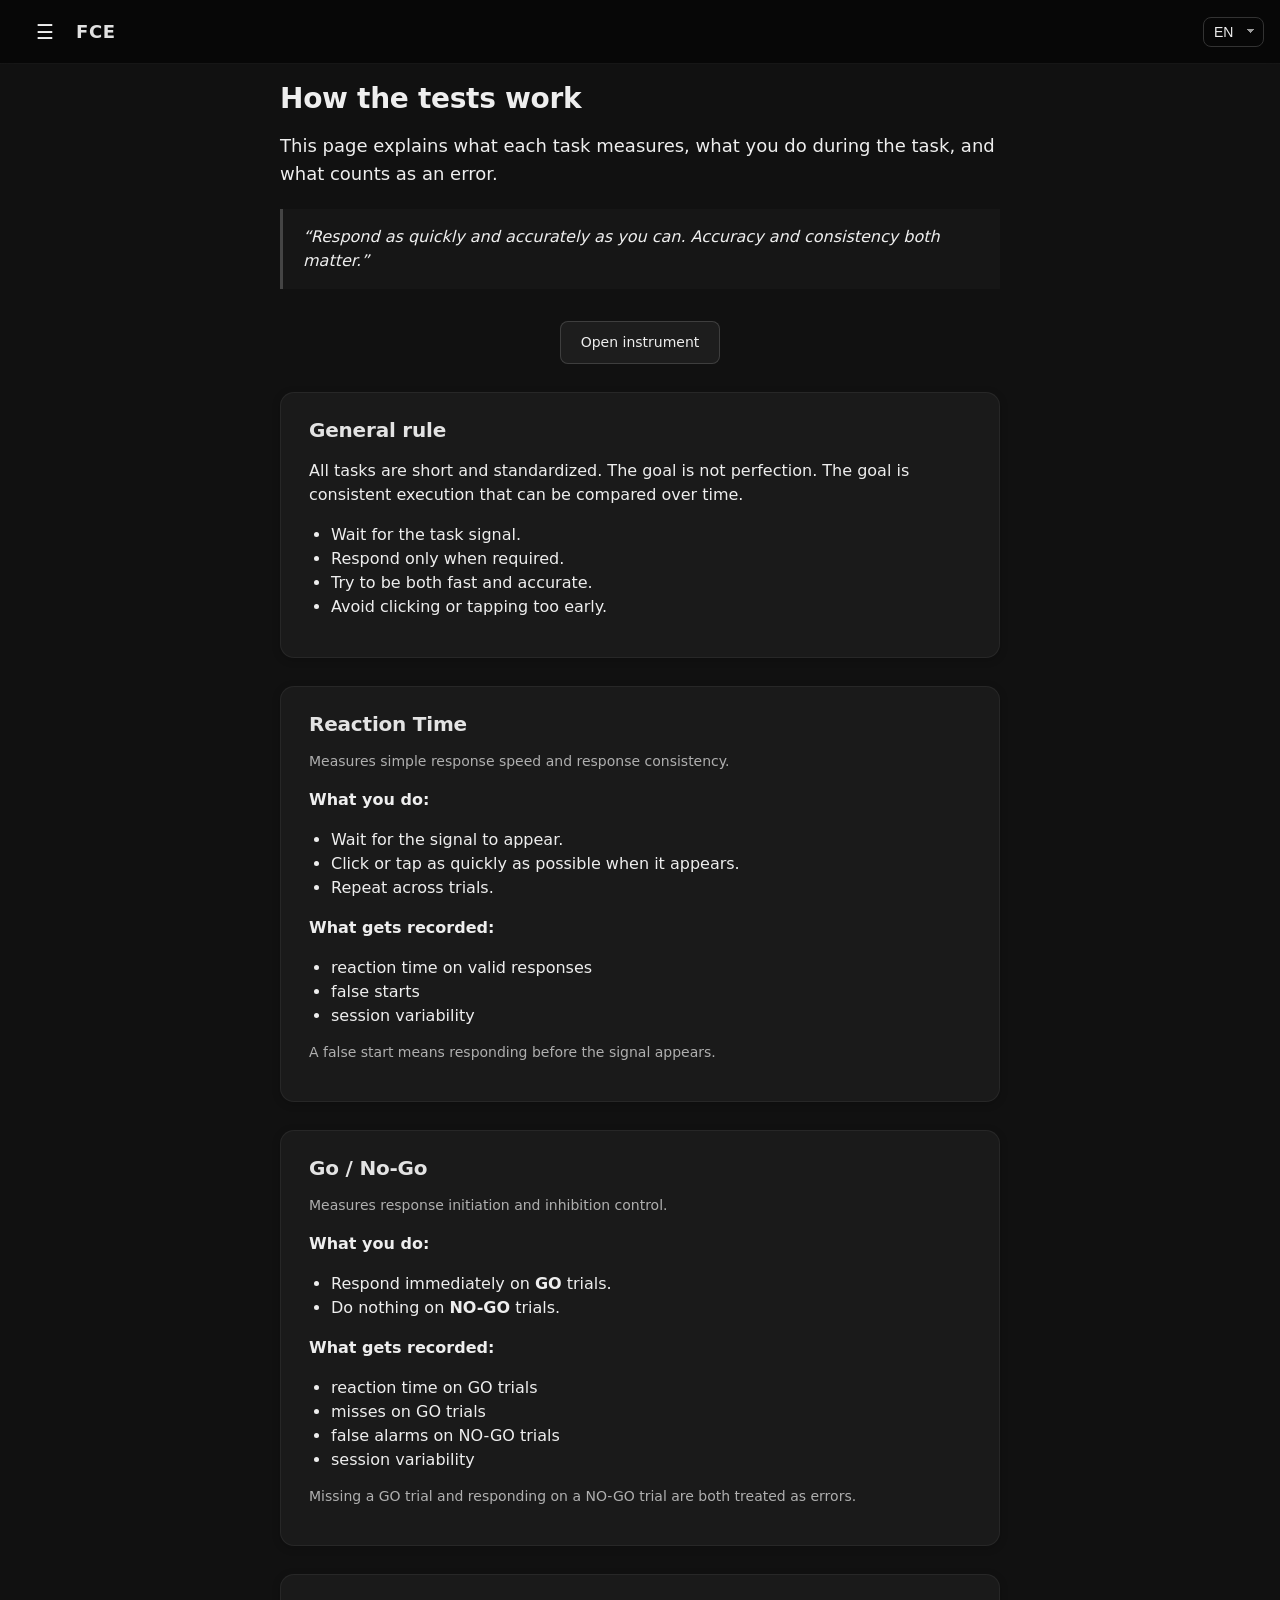
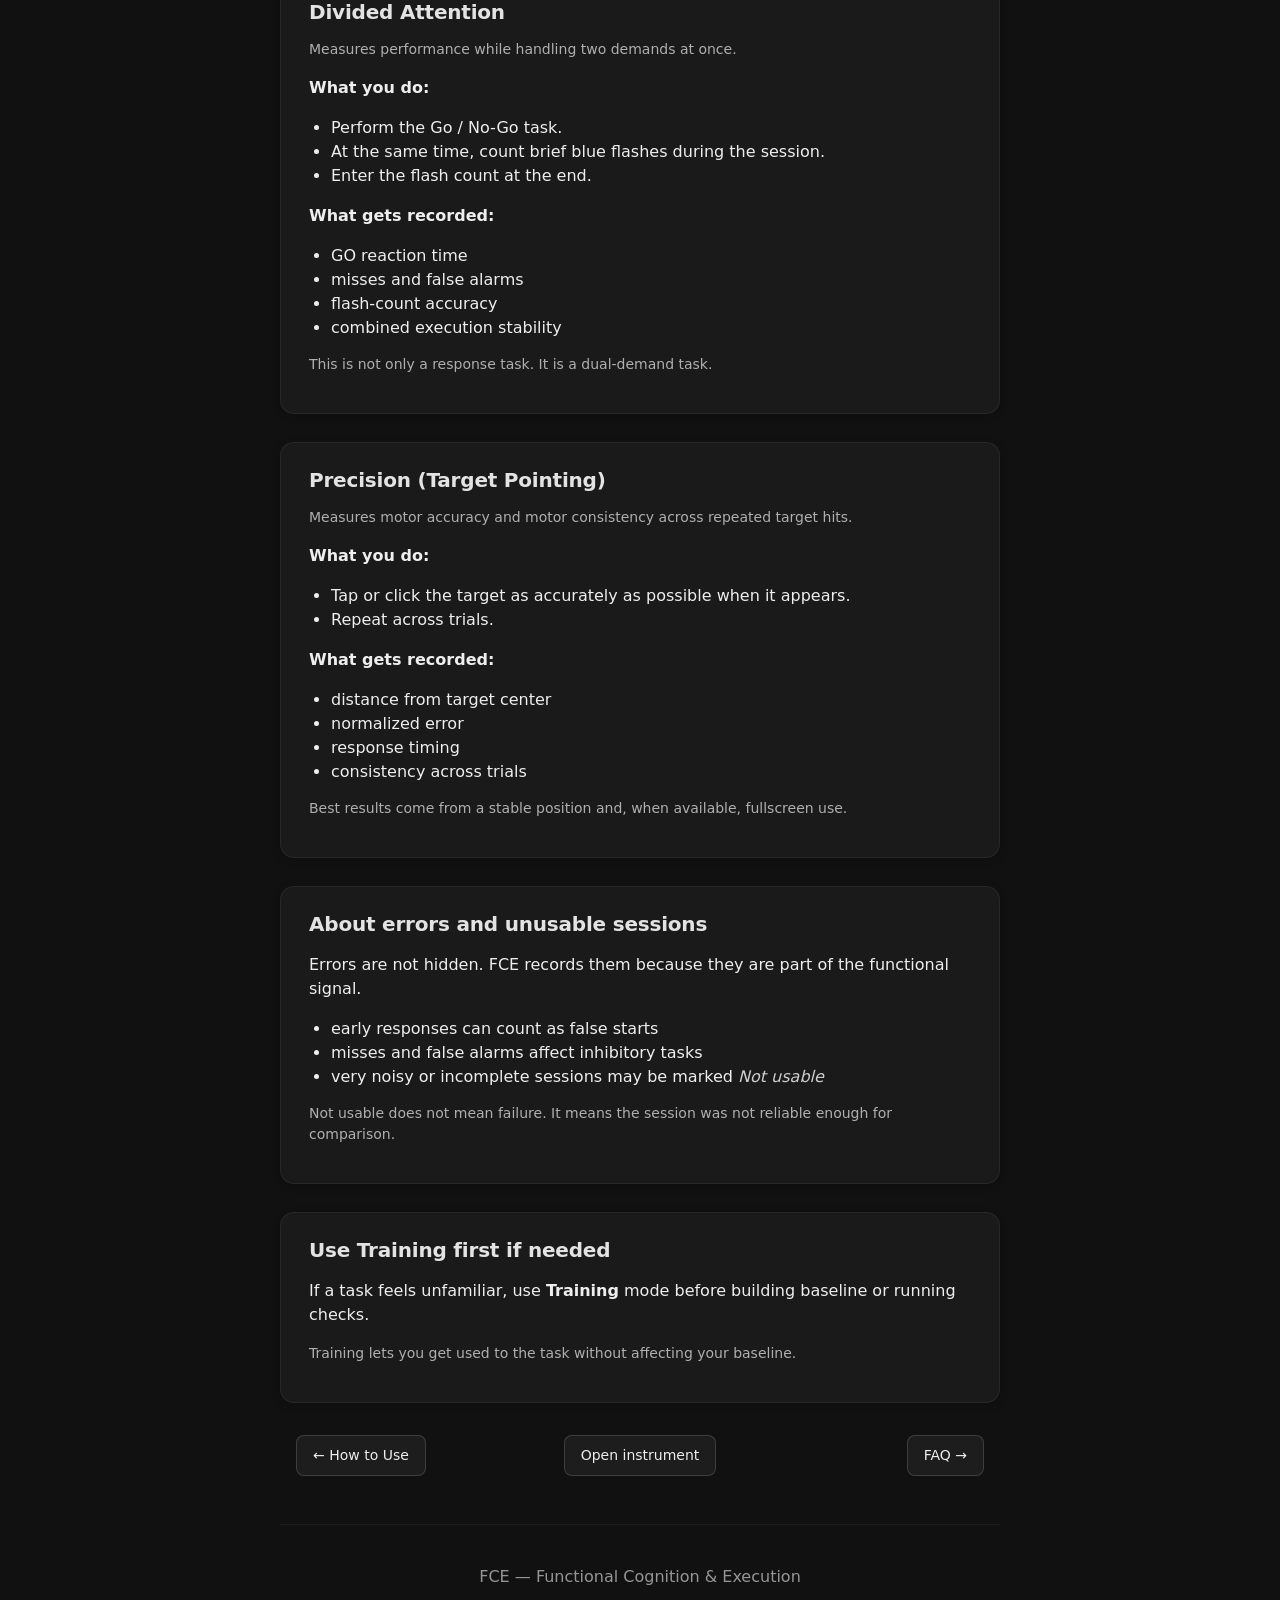
<file: how-tests-work.html>
<!DOCTYPE html>
<html lang="en">
<head>
  <meta charset="UTF-8" />
  <meta name="viewport" content="width=device-width, initial-scale=1, viewport-fit=cover" />
  <title>FCE — How the tests work</title>
  <link rel="stylesheet" href="style.css" />

  <script>
    try {
      const p = location.pathname.split("/").pop() || "index.html";
      localStorage.setItem("fce_last_page", p);
      if (p && p.endsWith(".html") && !p.includes("index.html")) {
        localStorage.setItem("fce_last_docs_page", p);
      }
    } catch {}
  </script>
</head>

<body>
  <header class="topbar">
    <button id="menuBtn" aria-label="Menu" aria-controls="menu" aria-expanded="false">☰</button>
    <a href="index.html?home=1" class="title brand-link" id="brandLink" style="text-decoration:none; color:inherit;" aria-label="To the instrument">
      <span class="brand-short" aria-hidden="true">FCE</span>
      <span class="brand-long" aria-hidden="true">
        <span class="lang lang-en">To the instrument</span>
        <span class="lang lang-no hidden">Til instrumentet</span>
        <span class="lang lang-lt hidden">Į instrumentą</span>
      </span>
    </a>
    <span class="topbar-page is-hidden" id="topbarPage"></span>

    <div class="topbar-right">
      <div class="lang-select-wrapper">
        <select id="langSelect" class="lang-select" aria-label="Language">
          <option value="en">EN</option>
          <option value="no">NO</option>
          <option value="lt">LT</option>
        </select>
      </div>
    </div>
  </header>

  <nav id="menu" class="menu">
    <div class="menu-header">
      <button id="closeMenuBtn" class="menu-close-btn" aria-label="Close menu">×</button>
    </div>

    <a class="menu-item" href="index.html?home=1">
      <span class="lang lang-en">Home</span>
      <span class="lang lang-no hidden">Hjem</span>
      <span class="lang lang-lt hidden">Pradžia</span>
    </a>

    <a class="menu-item" href="index.html?view=history">
      <span class="lang lang-en">History</span>
      <span class="lang lang-no hidden">Historikk</span>
      <span class="lang lang-lt hidden">Istorija</span>
    </a>

    <div class="menu-section" id="menuSectionCore">
      <button type="button" class="menu-section-toggle" id="menuToggleCore" aria-expanded="false" aria-controls="menuPanelCore">
        <span class="menu-section-label">
          <span class="lang lang-en">Core Docs</span>
          <span class="lang lang-no hidden">Kjernedokumentasjon</span>
          <span class="lang lang-lt hidden">Pagrindiniai dokumentai</span>
        </span>
        <span class="menu-chevron" aria-hidden="true">▸</span>
      </button>
      <div class="menu-section-panel" id="menuPanelCore" role="region" aria-labelledby="menuToggleCore">
        <a class="menu-item menu-item-nested" href="about.html">
          <span class="lang lang-en">About</span>
          <span class="lang lang-no hidden">Om</span>
          <span class="lang lang-lt hidden">Apie</span>
        </a>
        <a class="menu-item menu-item-nested" href="concept.html">
          <span class="lang lang-en">Concept</span>
          <span class="lang lang-no hidden">Konsept</span>
          <span class="lang lang-lt hidden">Koncepcija</span>
        </a>
        <a class="menu-item menu-item-nested" href="what-fce-measures.html">
          <span class="lang lang-en">What FCE Measures</span>
          <span class="lang lang-no hidden">Hva FCE måler</span>
          <span class="lang lang-lt hidden">Ką FCE matuoja</span>
        </a>
        <a class="menu-item menu-item-nested" href="scope.html">
          <span class="lang lang-en">Scope &amp; Limits</span>
          <span class="lang lang-no hidden">Omfang &amp; begrensninger</span>
          <span class="lang lang-lt hidden">Apimtis ir ribos</span>
        </a>
        <a class="menu-item menu-item-nested" href="how-to-use.html">
          <span class="lang lang-en">How to Use</span>
          <span class="lang lang-no hidden">Hvordan bruke</span>
          <span class="lang lang-lt hidden">Kaip naudoti</span>
        </a>
        <a class="menu-item menu-item-nested" href="how-tests-work.html" aria-current="page">
          <span class="lang lang-en">How the tests work</span>
          <span class="lang lang-no hidden">Hvordan testene fungerer</span>
          <span class="lang lang-lt hidden">Kaip veikia testai</span>
        </a>
        <a class="menu-item menu-item-nested" href="faq.html">
          <span class="lang lang-en">FAQ</span>
          <span class="lang lang-no hidden">FAQ</span>
          <span class="lang lang-lt hidden">DUK</span>
        </a>
      </div>
    </div>

    <div class="menu-section" id="menuSectionContext">
      <button type="button" class="menu-section-toggle" id="menuToggleContext" aria-expanded="false" aria-controls="menuPanelContext">
        <span class="menu-section-label">
          <span class="lang lang-en">Context &amp; Development</span>
          <span class="lang lang-no hidden">Kontekst og utvikling</span>
          <span class="lang lang-lt hidden">Kontekstas ir plėtra</span>
        </span>
        <span class="menu-chevron" aria-hidden="true">▸</span>
      </button>
      <div class="menu-section-panel" id="menuPanelContext" role="region" aria-labelledby="menuToggleContext">
        <a class="menu-item menu-item-nested" href="why.html">
          <span class="lang lang-en">Why this exists</span>
          <span class="lang lang-no hidden">Hvorfor dette finnes</span>
          <span class="lang lang-lt hidden">Kodėl tai egzistuoja</span>
        </a>
        <a class="menu-item menu-item-nested" href="applications.html">
          <span class="lang lang-en">Applications / Use Contexts</span>
          <span class="lang lang-no hidden">Bruksområder / kontekster</span>
          <span class="lang lang-lt hidden">Taikymo sritys / naudojimo kontekstai</span>
        </a>
        <a class="menu-item menu-item-nested" href="validation-research.html">
          <span class="lang lang-en">Validation / Research</span>
          <span class="lang lang-no hidden">Validering / forskning</span>
          <span class="lang lang-lt hidden">Validavimas / tyrimai</span>
        </a>
      </div>
    </div>
  </nav>

  <div id="menuOverlay" class="menu-overlay hidden"></div>

  <main class="page">
    <section class="container">

      <!-- EN -->
      <div class="lang lang-en">
        <section class="hero">
          <h2>How the tests work</h2>
          <p class="lead">
            This page explains what each task measures, what you do during the task, and what counts as an error.
          </p>

          <blockquote class="quote">
            “Respond as quickly and accurately as you can. Accuracy and consistency both matter.”
          </blockquote>
        </section>

        <div style="margin: 24px auto; text-align: center; max-width: 760px; padding: 0 16px;">
          <a href="index.html#instrument"
             style="padding: 10px 20px; font-size: 14px; text-decoration: none;
                    border: 1px solid rgba(255,255,255,0.15);
                    border-radius: 8px;
                    background: rgba(255,255,255,0.05);
                    color: #eee;
                    transition: all 0.2s ease;
                    display: inline-block;">
            Open instrument
          </a>
        </div>

        <section class="card">
          <h3>General rule</h3>
          <p>
            All tasks are short and standardized. The goal is not perfection. The goal is consistent execution that can be compared over time.
          </p>
          <ul>
            <li>Wait for the task signal.</li>
            <li>Respond only when required.</li>
            <li>Try to be both fast and accurate.</li>
            <li>Avoid clicking or tapping too early.</li>
          </ul>
        </section>

        <section class="card">
          <h3>Reaction Time</h3>
          <p class="muted">
            Measures simple response speed and response consistency.
          </p>
          <p><strong>What you do:</strong></p>
          <ul>
            <li>Wait for the signal to appear.</li>
            <li>Click or tap as quickly as possible when it appears.</li>
            <li>Repeat across trials.</li>
          </ul>
          <p><strong>What gets recorded:</strong></p>
          <ul>
            <li>reaction time on valid responses</li>
            <li>false starts</li>
            <li>session variability</li>
          </ul>
          <p class="muted">
            A false start means responding before the signal appears.
          </p>
        </section>

        <section class="card">
          <h3>Go / No-Go</h3>
          <p class="muted">
            Measures response initiation and inhibition control.
          </p>
          <p><strong>What you do:</strong></p>
          <ul>
            <li>Respond immediately on <strong>GO</strong> trials.</li>
            <li>Do nothing on <strong>NO-GO</strong> trials.</li>
          </ul>
          <p><strong>What gets recorded:</strong></p>
          <ul>
            <li>reaction time on GO trials</li>
            <li>misses on GO trials</li>
            <li>false alarms on NO-GO trials</li>
            <li>session variability</li>
          </ul>
          <p class="muted">
            Missing a GO trial and responding on a NO-GO trial are both treated as errors.
          </p>
        </section>

        <section class="card">
          <h3>Divided Attention</h3>
          <p class="muted">
            Measures performance while handling two demands at once.
          </p>
          <p><strong>What you do:</strong></p>
          <ul>
            <li>Perform the Go / No-Go task.</li>
            <li>At the same time, count brief blue flashes during the session.</li>
            <li>Enter the flash count at the end.</li>
          </ul>
          <p><strong>What gets recorded:</strong></p>
          <ul>
            <li>GO reaction time</li>
            <li>misses and false alarms</li>
            <li>flash-count accuracy</li>
            <li>combined execution stability</li>
          </ul>
          <p class="muted">
            This is not only a response task. It is a dual-demand task.
          </p>
        </section>

        <section class="card">
          <h3>Precision (Target Pointing)</h3>
          <p class="muted">
            Measures motor accuracy and motor consistency across repeated target hits.
          </p>
          <p><strong>What you do:</strong></p>
          <ul>
            <li>Tap or click the target as accurately as possible when it appears.</li>
            <li>Repeat across trials.</li>
          </ul>
          <p><strong>What gets recorded:</strong></p>
          <ul>
            <li>distance from target center</li>
            <li>normalized error</li>
            <li>response timing</li>
            <li>consistency across trials</li>
          </ul>
          <p class="muted">
            Best results come from a stable position and, when available, fullscreen use.
          </p>
        </section>

        <section class="card">
          <h3>About errors and unusable sessions</h3>
          <p>
            Errors are not hidden. FCE records them because they are part of the functional signal.
          </p>
          <ul>
            <li>early responses can count as false starts</li>
            <li>misses and false alarms affect inhibitory tasks</li>
            <li>very noisy or incomplete sessions may be marked <em>Not usable</em></li>
          </ul>
          <p class="muted">
            Not usable does not mean failure. It means the session was not reliable enough for comparison.
          </p>
        </section>

        <section class="card">
          <h3>Use Training first if needed</h3>
          <p>
            If a task feels unfamiliar, use <strong>Training</strong> mode before building baseline or running checks.
          </p>
          <p class="muted">
            Training lets you get used to the task without affecting your baseline.
          </p>
        </section>
      </div>

      <!-- NO -->
      <div class="lang lang-no hidden">
        <section class="hero">
          <h2>Hvordan testene fungerer</h2>
          <p class="lead">
            Denne siden forklarer hva hver oppgave måler, hva du gjør i oppgaven, og hva som teller som feil.
          </p>

          <blockquote class="quote">
            «Svar så raskt og nøyaktig du kan. Både nøyaktighet og konsistens betyr noe.»
          </blockquote>
        </section>

        <div style="margin: 24px auto; text-align: center; max-width: 760px; padding: 0 16px;">
          <a href="index.html#instrument"
             style="padding: 10px 20px; font-size: 14px; text-decoration: none;
                    border: 1px solid rgba(255,255,255,0.15);
                    border-radius: 8px;
                    background: rgba(255,255,255,0.05);
                    color: #eee;
                    transition: all 0.2s ease;
                    display: inline-block;">
            Åpne instrument
          </a>
        </div>

        <section class="card">
          <h3>Generell regel</h3>
          <p>
            Alle oppgaver er korte og standardiserte. Målet er ikke perfeksjon. Målet er konsistent utførelse som kan sammenlignes over tid.
          </p>
          <ul>
            <li>Vent på signalet.</li>
            <li>Svar bare når det kreves.</li>
            <li>Prøv å være både rask og presis.</li>
            <li>Unngå å klikke eller trykke for tidlig.</li>
          </ul>
        </section>

        <section class="card">
          <h3>Reaksjonstid</h3>
          <p class="muted">
            Måler enkel responshastighet og responskonsistens.
          </p>
          <p><strong>Hva du gjør:</strong></p>
          <ul>
            <li>Vent på at signalet vises.</li>
            <li>Klikk eller trykk så raskt som mulig når det vises.</li>
            <li>Gjenta over flere forsøk.</li>
          </ul>
          <p><strong>Hva som registreres:</strong></p>
          <ul>
            <li>reaksjonstid på gyldige responser</li>
            <li>feilstarter</li>
            <li>variabilitet i økten</li>
          </ul>
          <p class="muted">
            En feilstart betyr at du svarte før signalet kom.
          </p>
        </section>

        <section class="card">
          <h3>Go / No-Go</h3>
          <p class="muted">
            Måler responsstart og inhibisjonskontroll.
          </p>
          <p><strong>Hva du gjør:</strong></p>
          <ul>
            <li>Svar umiddelbart på <strong>GO</strong>-forsøk.</li>
            <li>Gjør ingenting på <strong>NO-GO</strong>-forsøk.</li>
          </ul>
          <p><strong>Hva som registreres:</strong></p>
          <ul>
            <li>reaksjonstid på GO-forsøk</li>
            <li>bom på GO-forsøk</li>
            <li>falske alarmer på NO-GO-forsøk</li>
            <li>variabilitet i økten</li>
          </ul>
          <p class="muted">
            Å bomme på GO og å svare på NO-GO behandles begge som feil.
          </p>
        </section>

        <section class="card">
          <h3>Delt oppmerksomhet</h3>
          <p class="muted">
            Måler prestasjon mens du håndterer to krav samtidig.
          </p>
          <p><strong>Hva du gjør:</strong></p>
          <ul>
            <li>Utfør Go / No-Go-oppgaven.</li>
            <li>Telle samtidig korte blå blink gjennom økten.</li>
            <li>Skriv inn blinktallet til slutt.</li>
          </ul>
          <p><strong>Hva som registreres:</strong></p>
          <ul>
            <li>GO-reaksjonstid</li>
            <li>bom og falske alarmer</li>
            <li>nøyaktighet i blinktelling</li>
            <li>samlet utførelsesstabilitet</li>
          </ul>
          <p class="muted">
            Dette er ikke bare en responstest. Det er en todelt krav-oppgave.
          </p>
        </section>

        <section class="card">
          <h3>Presisjon (målpeking)</h3>
          <p class="muted">
            Måler motorisk nøyaktighet og motorisk konsistens over gjentatte mål.
          </p>
          <p><strong>Hva du gjør:</strong></p>
          <ul>
            <li>Trykk eller klikk på målet så nøyaktig som mulig når det vises.</li>
            <li>Gjenta over flere forsøk.</li>
          </ul>
          <p><strong>Hva som registreres:</strong></p>
          <ul>
            <li>avstand fra målens sentrum</li>
            <li>normalisert feil</li>
            <li>responstiming</li>
            <li>konsistens over forsøk</li>
          </ul>
          <p class="muted">
            Best resultat får du med stabil sittestilling og, når tilgjengelig, fullskjerm.
          </p>
        </section>

        <section class="card">
          <h3>Om feil og ikke brukbare økter</h3>
          <p>
            Feil skjules ikke. FCE registrerer dem fordi de er en del av det funksjonelle signalet.
          </p>
          <ul>
            <li>tidlige responser kan telle som feilstarter</li>
            <li>bom og falske alarmer påvirker inhibisjonsoppgaver</li>
            <li>svært støyende eller ufullstendige økter kan markeres som <em>Ikke brukbar</em></li>
          </ul>
          <p class="muted">
            Ikke brukbar betyr ikke at du mislyktes. Det betyr at økten ikke var pålitelig nok til sammenligning.
          </p>
        </section>

        <section class="card">
          <h3>Bruk Trening først ved behov</h3>
          <p>
            Hvis en oppgave kjennes uvant, bruk <strong>Trening</strong> før du bygger baseline eller kjører sjekker.
          </p>
          <p class="muted">
            Trening lar deg bli vant til oppgaven uten å påvirke baseline.
          </p>
        </section>
      </div>

      <!-- LT -->
      <div class="lang lang-lt hidden">
        <section class="hero">
          <h2>Kaip veikia testai</h2>
          <p class="lead">
            Šiame puslapyje paaiškinama, ką matuoja kiekviena užduotis, ką jūs darote ir kas laikoma klaida.
          </p>

          <blockquote class="quote">
            „Atsakykite kuo greičiau ir kuo tiksliau. Svarbus ir tikslumas, ir pastovumas.“
          </blockquote>
        </section>

        <div style="margin: 24px auto; text-align: center; max-width: 760px; padding: 0 16px;">
          <a href="index.html#instrument"
             style="padding: 10px 20px; font-size: 14px; text-decoration: none;
                    border: 1px solid rgba(255,255,255,0.15);
                    border-radius: 8px;
                    background: rgba(255,255,255,0.05);
                    color: #eee;
                    transition: all 0.2s ease;
                    display: inline-block;">
            Atidaryti instrumentą
          </a>
        </div>

        <section class="card">
          <h3>Bendra taisyklė</h3>
          <p>
            Visos užduotys yra trumpos ir standartizuotos. Tikslas nėra tobulumas. Tikslas yra pastovus atlikimas, kurį būtų galima lyginti laikui bėgant.
          </p>
          <ul>
            <li>Laukite signalo.</li>
            <li>Atsakykite tik tada, kai to reikia.</li>
            <li>Stenkitės būti ir greiti, ir tikslūs.</li>
            <li>Venkite spausti ar bakstelėti per anksti.</li>
          </ul>
        </section>

        <section class="card">
          <h3>Reakcijos laikas</h3>
          <p class="muted">
            Matuoja paprastą reakcijos greitį ir reakcijos pastovumą.
          </p>
          <p><strong>Ką jūs darote:</strong></p>
          <ul>
            <li>Laukiate, kol pasirodys signalas.</li>
            <li>Spustelite arba bakstelite kuo greičiau, kai jis pasirodo.</li>
            <li>Kartojate per kelis bandymus.</li>
          </ul>
          <p><strong>Kas registruojama:</strong></p>
          <ul>
            <li>reakcijos laikas galiojantiems atsakymams</li>
            <li>klaidingi startai</li>
            <li>sesijos kintamumas</li>
          </ul>
          <p class="muted">
            Klaidingas startas reiškia, kad sureagavote prieš pasirodant signalui.
          </p>
        </section>

        <section class="card">
          <h3>Go / No-Go</h3>
          <p class="muted">
            Matuoja atsako inicijavimą ir inhibicijos kontrolę.
          </p>
          <p><strong>Ką jūs darote:</strong></p>
          <ul>
            <li>Nedelsdami atsakote į <strong>GO</strong> bandymus.</li>
            <li>Nieko nedarote per <strong>NO-GO</strong> bandymus.</li>
          </ul>
          <p><strong>Kas registruojama:</strong></p>
          <ul>
            <li>reakcijos laikas GO bandymuose</li>
            <li>praleidimai GO bandymuose</li>
            <li>klaidingi atsakai NO-GO bandymuose</li>
            <li>sesijos kintamumas</li>
          </ul>
          <p class="muted">
            Tiek praleistas GO, tiek atsakas per NO-GO laikomi klaidomis.
          </p>
        </section>

        <section class="card">
          <h3>Dalytas dėmesys</h3>
          <p class="muted">
            Matuoja atlikimą, kai vienu metu tenka valdyti du reikalavimus.
          </p>
          <p><strong>Ką jūs darote:</strong></p>
          <ul>
            <li>Atliekate Go / No-Go užduotį.</li>
            <li>Tuo pačiu metu skaičiuojate trumpus mėlynus blyksnius sesijos metu.</li>
            <li>Pabaigoje įvedate blyksnių skaičių.</li>
          </ul>
          <p><strong>Kas registruojama:</strong></p>
          <ul>
            <li>GO reakcijos laikas</li>
            <li>praleidimai ir klaidingi atsakai</li>
            <li>blyksnių skaičiavimo tikslumas</li>
            <li>bendras atlikimo stabilumas</li>
          </ul>
          <p class="muted">
            Tai nėra tik reakcijos užduotis. Tai dvigubo reikalavimo užduotis.
          </p>
        </section>

        <section class="card">
          <h3>Tikslumas (taikinio nuspaudimas)</h3>
          <p class="muted">
            Matuoja motorinį tikslumą ir motorinį pastovumą per pakartotinius taikinius.
          </p>
          <p><strong>Ką jūs darote:</strong></p>
          <ul>
            <li>Bakstelite arba spustelite taikinį kuo tiksliau, kai jis pasirodo.</li>
            <li>Kartojate per kelis bandymus.</li>
          </ul>
          <p><strong>Kas registruojama:</strong></p>
          <ul>
            <li>atstumas nuo taikinio centro</li>
            <li>normalizuota paklaida</li>
            <li>atsako laikas</li>
            <li>pastovumas per bandymus</li>
          </ul>
          <p class="muted">
            Geriausi rezultatai gaunami išlaikant stabilią padėtį ir, kai įmanoma, naudojant viso ekrano režimą.
          </p>
        </section>

        <section class="card">
          <h3>Apie klaidas ir netinkamas sesijas</h3>
          <p>
            Klaidos nėra slepiamos. FCE jas registruoja, nes jos yra funkcinio signalo dalis.
          </p>
          <ul>
            <li>ankstyvi atsakai gali būti laikomi klaidingais startais</li>
            <li>praleidimai ir klaidingi atsakai veikia inhibicijos užduotis</li>
            <li>labai triukšmingos ar neužbaigtos sesijos gali būti pažymėtos kaip <em>Netinkama naudoti</em></li>
          </ul>
          <p class="muted">
            Netinkama naudoti nereiškia nesėkmės. Tai reiškia, kad sesija nebuvo pakankamai patikima palyginimui.
          </p>
        </section>

        <section class="card">
          <h3>Jei reikia, pirmiausia naudokite Treniruotę</h3>
          <p>
            Jei užduotis atrodo neįprasta, prieš kurdami bazę ar vykdydami patikras pirmiausia naudokite <strong>Treniruotę</strong>.
          </p>
          <p class="muted">
            Treniruotė leidžia priprasti prie užduoties nepaveikiant jūsų bazės.
          </p>
        </section>
      </div>

      <nav class="docs-nav">
        <div class="docs-nav-left">
          <a href="how-to-use.html" class="docs-nav-btn">
            <span class="lang lang-en">← How to Use</span>
            <span class="lang lang-no hidden">← Hvordan bruke</span>
            <span class="lang lang-lt hidden">← Kaip naudoti</span>
          </a>
        </div>

        <div class="docs-nav-center">
          <a href="index.html#instrument" class="docs-nav-btn">
            <span class="lang lang-en">Open instrument</span>
            <span class="lang lang-no hidden">Åpne instrument</span>
            <span class="lang lang-lt hidden">Atidaryti instrumentą</span>
          </a>
        </div>

        <div class="docs-nav-right">
          <a href="faq.html" class="docs-nav-btn">
            <span class="lang lang-en">FAQ →</span>
            <span class="lang lang-no hidden">FAQ →</span>
            <span class="lang lang-lt hidden">DUK →</span>
          </a>
        </div>
      </nav>

      <footer class="footer muted">
        <p>FCE — Functional Cognition &amp; Execution</p>
        <p class="footer-builtby">Designed and built by Zwoomer</p>
      </footer>
    </section>
  </main>

  <script>
    (function () {
      const menu = document.getElementById("menu");
      const overlay = document.getElementById("menuOverlay");
      const menuBtn = document.getElementById("menuBtn");
      const closeMenuBtn = document.getElementById("closeMenuBtn");

      function openMenu() {
        menu.classList.add("open");
        overlay.classList.remove("hidden");
        document.body.classList.add("menu-open");
        if (menuBtn) menuBtn.setAttribute("aria-expanded", "true");
      }

      function closeMenu() {
        menu.classList.remove("open");
        overlay.classList.add("hidden");
        document.body.classList.remove("menu-open");
        if (menuBtn) menuBtn.setAttribute("aria-expanded", "false");
      }

      menuBtn && menuBtn.addEventListener("click", () => {
        if (menu.classList.contains("open")) closeMenu();
        else openMenu();
      });

      closeMenuBtn && closeMenuBtn.addEventListener("click", closeMenu);
      overlay && overlay.addEventListener("click", closeMenu);

      document.addEventListener("keydown", (e) => {
        if (e.key === "Escape" && menu.classList.contains("open")) closeMenu();
      });

      document.querySelectorAll(".menu-item").forEach(item => {
        item.addEventListener("click", (e) => {
          if (!item.classList.contains("is-disabled")) closeMenu();
          else e.preventDefault();
        });
      });

      const LANG_KEY = "fce_lang";
      const hasLtContent = !!document.querySelector(".lang-lt");

      let currentLang = localStorage.getItem(LANG_KEY);
      if (!currentLang) {
        const oldLang = localStorage.getItem("fce_lang_v1");
        if (oldLang) {
          currentLang = oldLang;
          try { localStorage.setItem(LANG_KEY, currentLang); } catch {}
        } else {
          currentLang = "en";
        }
      }

      if (currentLang === "lt" && !hasLtContent) {
        currentLang = "en";
        try { localStorage.setItem(LANG_KEY, currentLang); } catch {}
      }

      const langSelect = document.getElementById("langSelect");

      if (langSelect) {
        const hasLtOption = Array.from(langSelect.options).some(opt => opt.value === "lt");
        if (!hasLtOption) {
          const ltOption = document.createElement("option");
          ltOption.value = "lt";
          ltOption.textContent = "LT";
          langSelect.appendChild(ltOption);
        }
      }

      if (langSelect) langSelect.value = currentLang;

      const I18N_PAGES = {
        en: {
          about: "About",
          concept: "Concept",
          "what-fce-measures": "What FCE Measures",
          scope: "Scope & Limits",
          "how-to-use": "How to use",
          "how-tests-work": "How the tests work",
          faq: "FAQ"
        },
        no: {
          about: "Om",
          concept: "Konsept",
          "what-fce-measures": "Hva FCE måler",
          scope: "Omfang & begrensninger",
          "how-to-use": "Hvordan bruke",
          "how-tests-work": "Hvordan testene fungerer",
          faq: "FAQ"
        },
        lt: {
          about: "Apie",
          concept: "Koncepcija",
          "what-fce-measures": "Ką FCE matuoja",
          scope: "Apimtis ir ribos",
          "how-to-use": "Kaip naudoti",
          "how-tests-work": "Kaip veikia testai",
          faq: "DUK"
        }
      };

      function getPageTitle(lang) {
        const pageName = (location.pathname.split("/").pop() || "how-tests-work.html").replace(".html", "");
        return (I18N_PAGES[lang] && I18N_PAGES[lang][pageName])
          ? I18N_PAGES[lang][pageName]
          : (I18N_PAGES.en[pageName] || "How the tests work");
      }

      function updateTopbarPage() {
        const topbarPage = document.getElementById("topbarPage");
        if (topbarPage) {
          topbarPage.textContent = getPageTitle(currentLang);
        }
      }

      function applyLanguage(lang) {
        let contentLang = lang;
        if (contentLang === "lt" && !hasLtContent) {
          contentLang = "en";
        }

        const uiLang = contentLang;

        currentLang = contentLang;
        try { localStorage.setItem(LANG_KEY, contentLang); } catch {}
        if (langSelect) langSelect.value = currentLang;

        document.querySelectorAll(".lang-en").forEach(el => el.classList.toggle("hidden", contentLang !== "en"));
        document.querySelectorAll(".lang-no").forEach(el => el.classList.toggle("hidden", contentLang !== "no"));
        document.querySelectorAll(".lang-lt").forEach(el => el.classList.toggle("hidden", contentLang !== "lt"));

        document.querySelectorAll(".menu .lang-en, .docs-nav .lang-en").forEach(el => {
          el.classList.toggle("hidden", uiLang !== "en");
        });
        document.querySelectorAll(".menu .lang-no, .docs-nav .lang-no").forEach(el => {
          el.classList.toggle("hidden", uiLang !== "no");
        });
        document.querySelectorAll(".menu .lang-lt, .docs-nav .lang-lt").forEach(el => {
          el.classList.toggle("hidden", uiLang !== "lt");
        });

        updateTopbarPage();
        setupScrollObserver();
      }

      let scrollObserver = null;
      function setupScrollObserver() {
        if (scrollObserver) scrollObserver.disconnect();

        const pageHeading = document.querySelector(".lang:not(.hidden) .hero h2") || document.querySelector(".hero h2");
        const topbarPage = document.getElementById("topbarPage");
        if (!topbarPage || !pageHeading) return;

        function updateVisibility(isIntersecting) {
          if (isIntersecting) topbarPage.classList.add("is-hidden");
          else topbarPage.classList.remove("is-hidden");
        }

        scrollObserver = new IntersectionObserver((entries) => {
          entries.forEach(entry => updateVisibility(entry.isIntersecting));
        }, { threshold: 0.25 });

        scrollObserver.observe(pageHeading);
      }

      langSelect && langSelect.addEventListener("change", (e) => applyLanguage(e.target.value));

      applyLanguage(currentLang);

      function updateBrandLinkHint() {
        const brandLink = document.getElementById("brandLink");
        if (!brandLink) return;
        const hints = { en: "To the instrument", no: "Til instrumentet", lt: "Į instrumentą" };
        const hint = hints[currentLang] || hints.en;
        brandLink.setAttribute("data-hint", hint);
        brandLink.setAttribute("aria-label", hint);
      }

      updateBrandLinkHint();
      langSelect && langSelect.addEventListener("change", () => {
        updateBrandLinkHint();
      });

      function storeScrollPosition() {
        try {
          const scrollPos = window.scrollY || window.pageYOffset || 0;
          if (scrollPos > 0) {
            localStorage.setItem("fce_doc_scroll_how-tests-work", String(scrollPos));
          }
        } catch (e) {}
      }

      document.addEventListener("visibilitychange", () => {
        if (document.visibilityState === "hidden") {
          storeScrollPosition();
        }
      });

      window.addEventListener("beforeunload", storeScrollPosition);

      try {
        if (window.location.hash === "#restore-scroll") {
          const storedScroll = localStorage.getItem("fce_doc_scroll_how-tests-work");
          if (storedScroll) {
            const scrollPos = parseInt(storedScroll, 10);
            if (!isNaN(scrollPos) && scrollPos > 0) {
              history.replaceState(null, "", window.location.pathname);
              requestAnimationFrame(() => {
                window.scrollTo(0, scrollPos);
              });
            }
          }
        }
      } catch (e) {}
    })();
  </script>
  <script src="menu-sections.js" defer></script>
  <script src="docs.js"></script>
</body>
</html>
</file>
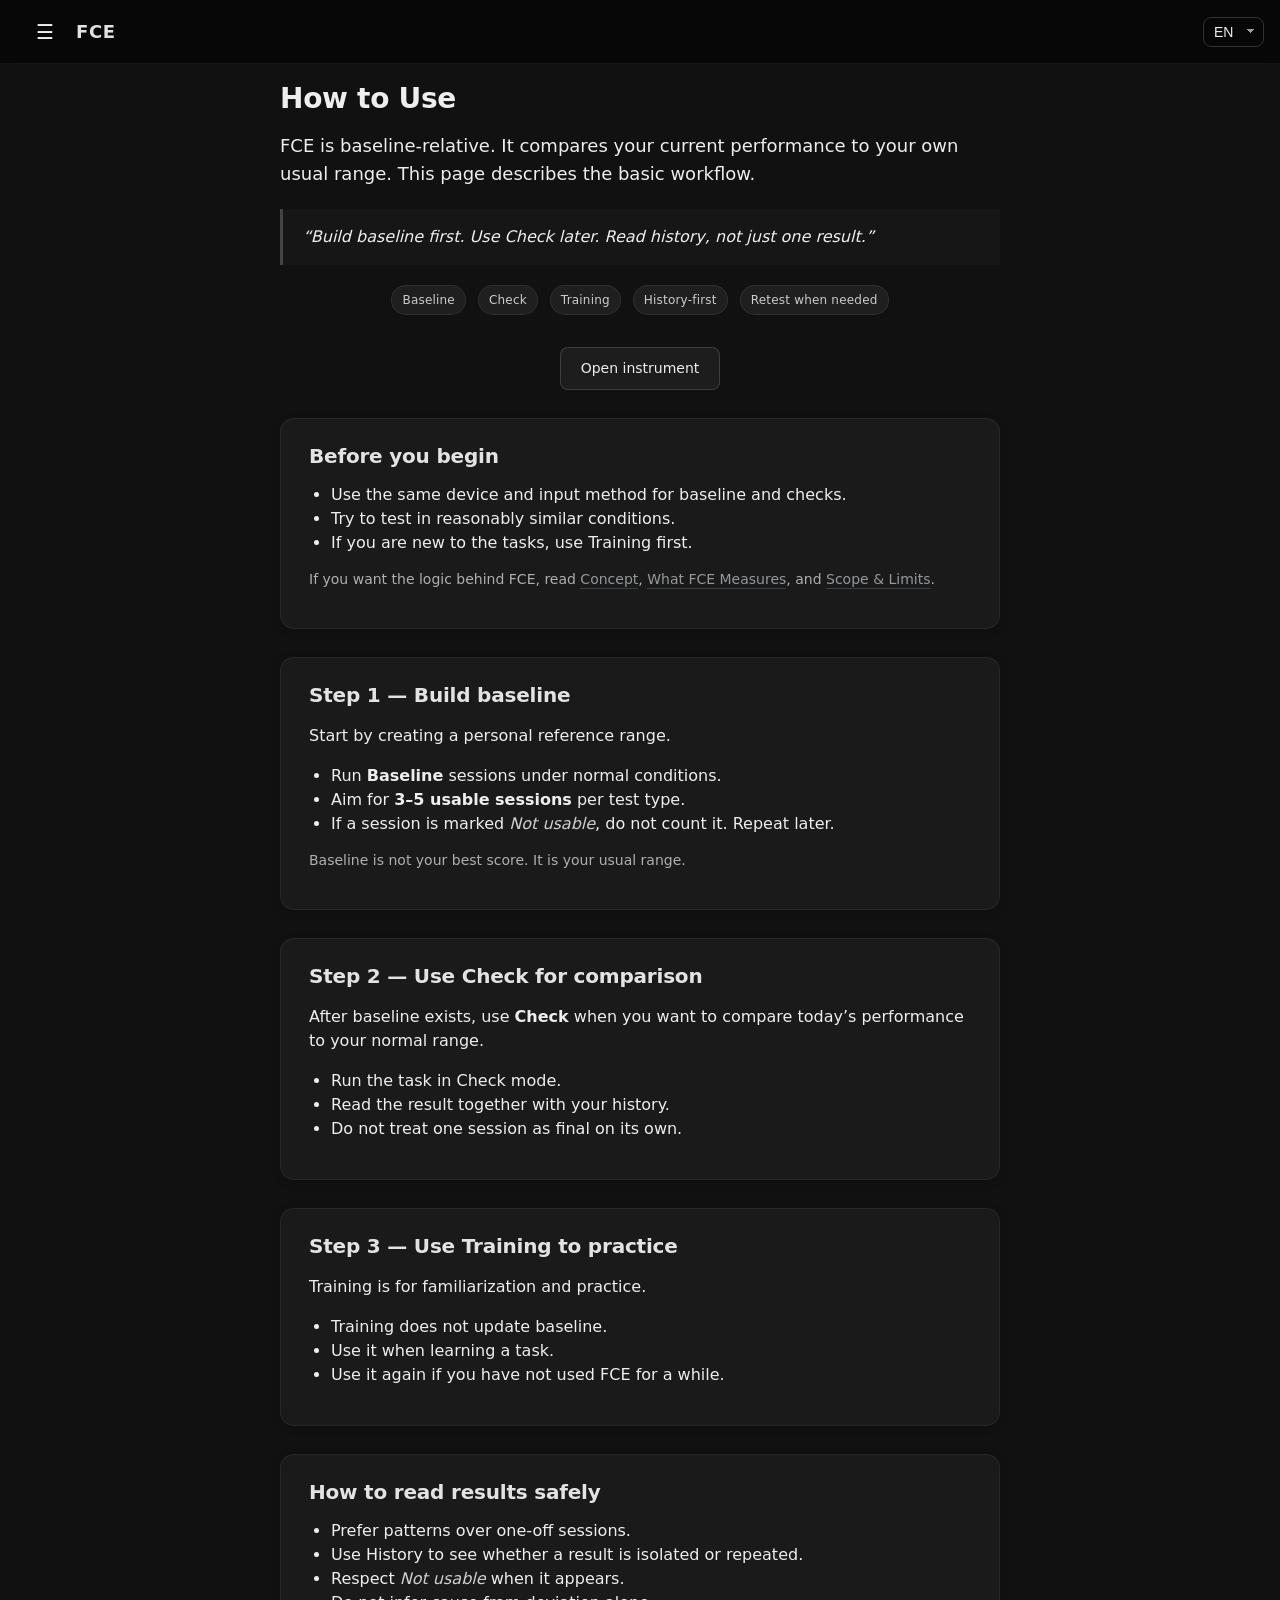
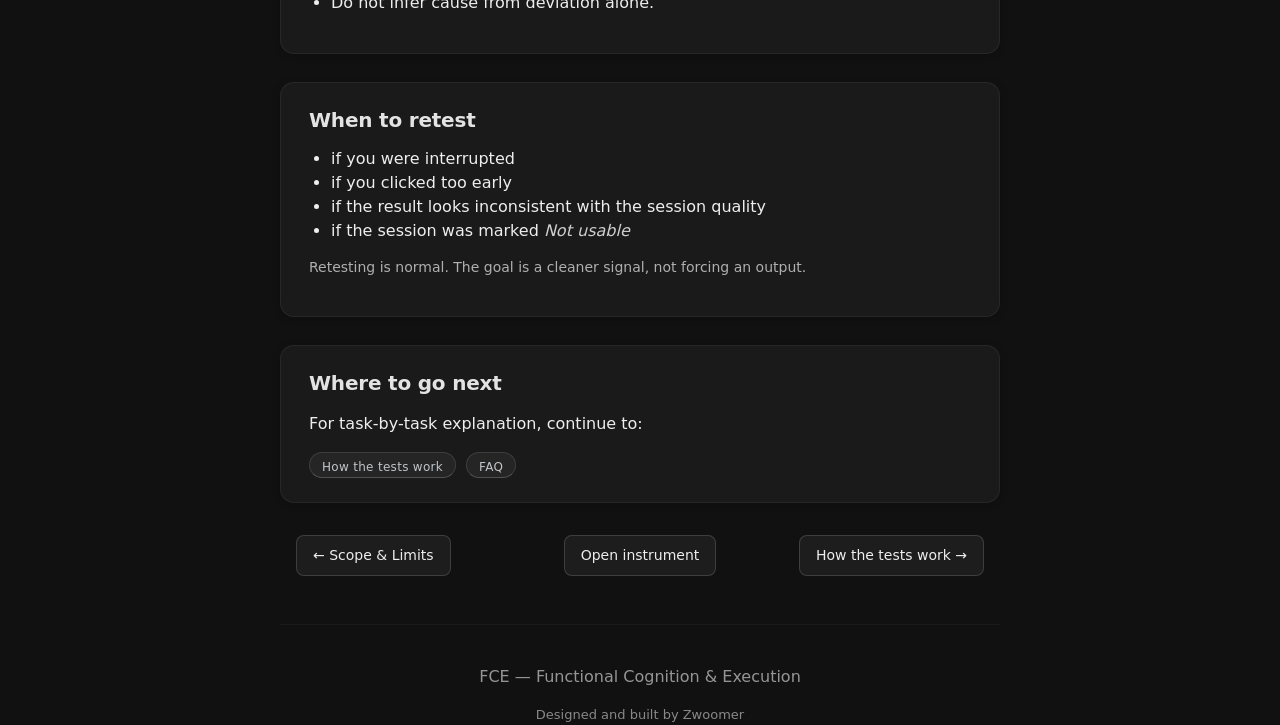
<file: how-to-use.html>
<!DOCTYPE html>
<html lang="en">
<head>
  <meta charset="UTF-8" />
  <meta name="viewport" content="width=device-width, initial-scale=1, viewport-fit=cover" />
  <title>FCE — How to Use</title>
  <link rel="stylesheet" href="style.css" />

  <script>
    try {
      const p = location.pathname.split("/").pop() || "index.html";
      localStorage.setItem("fce_last_page", p);
      if (p && p.endsWith(".html") && !p.includes("index.html")) {
        localStorage.setItem("fce_last_docs_page", p);
      }
    } catch {}
  </script>
</head>

<body>
  <header class="topbar">
    <button id="menuBtn" aria-label="Menu" aria-controls="menu" aria-expanded="false">☰</button>
    <a href="index.html?home=1" class="title brand-link" id="brandLink" style="text-decoration:none; color:inherit;" aria-label="To the instrument">
      <span class="brand-short" aria-hidden="true">FCE</span>
      <span class="brand-long" aria-hidden="true">
        <span class="lang lang-en">To the instrument</span>
        <span class="lang lang-no hidden">Til instrumentet</span>
        <span class="lang lang-lt hidden">Į instrumentą</span>
      </span>
    </a>
    <span class="topbar-page is-hidden" id="topbarPage"></span>

    <div class="topbar-right">
      <div class="lang-select-wrapper">
        <select id="langSelect" class="lang-select" aria-label="Language">
          <option value="en">EN</option>
          <option value="no">NO</option>
          <option value="lt">LT</option>
        </select>
      </div>
    </div>
  </header>

  <nav id="menu" class="menu">
    <div class="menu-header">
      <button id="closeMenuBtn" class="menu-close-btn" aria-label="Close menu">×</button>
    </div>

    <a class="menu-item" href="index.html?home=1">
      <span class="lang lang-en">Home</span>
      <span class="lang lang-no hidden">Hjem</span>
      <span class="lang lang-lt hidden">Pradžia</span>
    </a>

    <a class="menu-item" href="index.html?view=history">
      <span class="lang lang-en">History</span>
      <span class="lang lang-no hidden">Historikk</span>
      <span class="lang lang-lt hidden">Istorija</span>
    </a>

    <div class="menu-section" id="menuSectionCore">
      <button type="button" class="menu-section-toggle" id="menuToggleCore" aria-expanded="false" aria-controls="menuPanelCore">
        <span class="menu-section-label">
          <span class="lang lang-en">Core Docs</span>
          <span class="lang lang-no hidden">Kjernedokumentasjon</span>
          <span class="lang lang-lt hidden">Pagrindiniai dokumentai</span>
        </span>
        <span class="menu-chevron" aria-hidden="true">▸</span>
      </button>
      <div class="menu-section-panel" id="menuPanelCore" role="region" aria-labelledby="menuToggleCore">
        <a class="menu-item menu-item-nested" href="about.html">
          <span class="lang lang-en">About</span>
          <span class="lang lang-no hidden">Om</span>
          <span class="lang lang-lt hidden">Apie</span>
        </a>
        <a class="menu-item menu-item-nested" href="concept.html">
          <span class="lang lang-en">Concept</span>
          <span class="lang lang-no hidden">Konsept</span>
          <span class="lang lang-lt hidden">Koncepcija</span>
        </a>
        <a class="menu-item menu-item-nested" href="what-fce-measures.html">
          <span class="lang lang-en">What FCE Measures</span>
          <span class="lang lang-no hidden">Hva FCE måler</span>
          <span class="lang lang-lt hidden">Ką FCE matuoja</span>
        </a>
        <a class="menu-item menu-item-nested" href="scope.html">
          <span class="lang lang-en">Scope &amp; Limits</span>
          <span class="lang lang-no hidden">Omfang &amp; begrensninger</span>
          <span class="lang lang-lt hidden">Apimtis ir ribos</span>
        </a>
        <a class="menu-item menu-item-nested" href="how-to-use.html" aria-current="page">
          <span class="lang lang-en">How to Use</span>
          <span class="lang lang-no hidden">Hvordan bruke</span>
          <span class="lang lang-lt hidden">Kaip naudoti</span>
        </a>
        <a class="menu-item menu-item-nested" href="how-tests-work.html">
          <span class="lang lang-en">How the tests work</span>
          <span class="lang lang-no hidden">Hvordan testene fungerer</span>
          <span class="lang lang-lt hidden">Kaip veikia testai</span>
        </a>
        <a class="menu-item menu-item-nested" href="faq.html">
          <span class="lang lang-en">FAQ</span>
          <span class="lang lang-no hidden">FAQ</span>
          <span class="lang lang-lt hidden">DUK</span>
        </a>
      </div>
    </div>

    <div class="menu-section" id="menuSectionContext">
      <button type="button" class="menu-section-toggle" id="menuToggleContext" aria-expanded="false" aria-controls="menuPanelContext">
        <span class="menu-section-label">
          <span class="lang lang-en">Context &amp; Development</span>
          <span class="lang lang-no hidden">Kontekst og utvikling</span>
          <span class="lang lang-lt hidden">Kontekstas ir plėtra</span>
        </span>
        <span class="menu-chevron" aria-hidden="true">▸</span>
      </button>
      <div class="menu-section-panel" id="menuPanelContext" role="region" aria-labelledby="menuToggleContext">
        <a class="menu-item menu-item-nested" href="why.html">
          <span class="lang lang-en">Why this exists</span>
          <span class="lang lang-no hidden">Hvorfor dette finnes</span>
          <span class="lang lang-lt hidden">Kodėl tai egzistuoja</span>
        </a>
        <a class="menu-item menu-item-nested" href="applications.html">
          <span class="lang lang-en">Applications / Use Contexts</span>
          <span class="lang lang-no hidden">Bruksområder / kontekster</span>
          <span class="lang lang-lt hidden">Taikymo sritys / naudojimo kontekstai</span>
        </a>
        <a class="menu-item menu-item-nested" href="validation-research.html">
          <span class="lang lang-en">Validation / Research</span>
          <span class="lang lang-no hidden">Validering / forskning</span>
          <span class="lang lang-lt hidden">Validavimas / tyrimai</span>
        </a>
      </div>
    </div>
  </nav>

  <div id="menuOverlay" class="menu-overlay hidden"></div>

  <main class="page">
    <section class="container">

      <!-- EN -->
      <div class="lang lang-en">
        <section class="hero">
          <h2>How to Use</h2>

          <p class="lead">
            FCE is baseline-relative. It compares your current performance to your own usual range.
            This page describes the basic workflow.
          </p>

          <blockquote class="quote">
            “Build baseline first. Use Check later. Read history, not just one result.”
          </blockquote>

          <div style="margin: 18px auto 0; text-align: center; max-width: 720px;">
            <div class="chips" aria-label="FCE workflow">
              <span class="chip">Baseline</span>
              <span class="chip">Check</span>
              <span class="chip">Training</span>
              <span class="chip">History-first</span>
              <span class="chip">Retest when needed</span>
            </div>
          </div>
        </section>

        <div style="margin: 24px auto; text-align: center; max-width: 760px; padding: 0 16px;">
          <a href="index.html#instrument"
             style="padding: 10px 20px; font-size: 14px; text-decoration: none;
                    border: 1px solid rgba(255,255,255,0.15);
                    border-radius: 8px;
                    background: rgba(255,255,255,0.05);
                    color: #eee;
                    transition: all 0.2s ease;
                    display: inline-block;">
            Open instrument
          </a>
        </div>

        <section class="card">
          <h3>Before you begin</h3>
          <ul>
            <li>Use the same device and input method for baseline and checks.</li>
            <li>Try to test in reasonably similar conditions.</li>
            <li>If you are new to the tasks, use Training first.</li>
          </ul>
          <p class="muted">
            If you want the logic behind FCE, read <a href="concept.html">Concept</a>, <a href="what-fce-measures.html">What FCE Measures</a>, and <a href="scope.html">Scope &amp; Limits</a>.
          </p>
        </section>

        <section class="card">
          <h3>Step 1 — Build baseline</h3>
          <p>
            Start by creating a personal reference range.
          </p>
          <ul>
            <li>Run <strong>Baseline</strong> sessions under normal conditions.</li>
            <li>Aim for <strong>3–5 usable sessions</strong> per test type.</li>
            <li>If a session is marked <em>Not usable</em>, do not count it. Repeat later.</li>
          </ul>
          <p class="muted">
            Baseline is not your best score. It is your usual range.
          </p>
        </section>

        <section class="card">
          <h3>Step 2 — Use Check for comparison</h3>
          <p>
            After baseline exists, use <strong>Check</strong> when you want to compare today’s performance to your normal range.
          </p>
          <ul>
            <li>Run the task in Check mode.</li>
            <li>Read the result together with your history.</li>
            <li>Do not treat one session as final on its own.</li>
          </ul>
        </section>

        <section class="card">
          <h3>Step 3 — Use Training to practice</h3>
          <p>
            Training is for familiarization and practice.
          </p>
          <ul>
            <li>Training does not update baseline.</li>
            <li>Use it when learning a task.</li>
            <li>Use it again if you have not used FCE for a while.</li>
          </ul>
        </section>

        <section class="card">
          <h3>How to read results safely</h3>
          <ul>
            <li>Prefer patterns over one-off sessions.</li>
            <li>Use History to see whether a result is isolated or repeated.</li>
            <li>Respect <em>Not usable</em> when it appears.</li>
            <li>Do not infer cause from deviation alone.</li>
          </ul>
        </section>

        <section class="card">
          <h3>When to retest</h3>
          <ul>
            <li>if you were interrupted</li>
            <li>if you clicked too early</li>
            <li>if the result looks inconsistent with the session quality</li>
            <li>if the session was marked <em>Not usable</em></li>
          </ul>
          <p class="muted">
            Retesting is normal. The goal is a cleaner signal, not forcing an output.
          </p>
        </section>

        <section class="card">
          <h3>Where to go next</h3>
          <p>
            For task-by-task explanation, continue to:
          </p>
          <div style="display:flex; gap:10px; flex-wrap:wrap; margin-top:14px;">
            <a href="how-tests-work.html" class="badge" style="text-decoration:none;">How the tests work</a>
            <a href="faq.html" class="badge" style="text-decoration:none;">FAQ</a>
          </div>
        </section>
      </div>

      <!-- NO -->
      <div class="lang lang-no hidden">
        <section class="hero">
          <h2>Hvordan bruke</h2>

          <p class="lead">
            FCE er baseline-relativt. Det sammenligner nåværende prestasjon med ditt eget normalområde.
            Denne siden beskriver den grunnleggende arbeidsflyten.
          </p>

          <blockquote class="quote">
            «Bygg baseline først. Bruk Sjekk senere. Les historikk, ikke bare ett resultat.»
          </blockquote>

          <div style="margin: 18px auto 0; text-align: center; max-width: 720px;">
            <div class="chips" aria-label="FCE arbeidsflyt">
              <span class="chip">Baseline</span>
              <span class="chip">Sjekk</span>
              <span class="chip">Trening</span>
              <span class="chip">Historikk først</span>
              <span class="chip">Retest ved behov</span>
            </div>
          </div>
        </section>

        <div style="margin: 24px auto; text-align: center; max-width: 760px; padding: 0 16px;">
          <a href="index.html#instrument"
             style="padding: 10px 20px; font-size: 14px; text-decoration: none;
                    border: 1px solid rgba(255,255,255,0.15);
                    border-radius: 8px;
                    background: rgba(255,255,255,0.05);
                    color: #eee;
                    transition: all 0.2s ease;
                    display: inline-block;">
            Åpne instrument
          </a>
        </div>

        <section class="card">
          <h3>Før du begynner</h3>
          <ul>
            <li>Bruk samme enhet og inndatametode for baseline og sjekk.</li>
            <li>Prøv å teste under rimelig like forhold.</li>
            <li>Hvis du er ny i oppgavene, bruk Trening først.</li>
          </ul>
          <p class="muted">
            Hvis du vil forstå logikken bak FCE, les <a href="concept.html">Konsept</a>, <a href="what-fce-measures.html">Hva FCE måler</a> og <a href="scope.html">Omfang &amp; begrensninger</a>.
          </p>
        </section>

        <section class="card">
          <h3>Steg 1 — Bygg baseline</h3>
          <p>
            Start med å lage et personlig referanseområde.
          </p>
          <ul>
            <li>Kjør <strong>Baseline</strong>-økter under normale forhold.</li>
            <li>Sikt på <strong>3–5 brukbare økter</strong> per testtype.</li>
            <li>Hvis en økt markeres som <em>Ikke brukbar</em>, teller den ikke. Gjenta senere.</li>
          </ul>
          <p class="muted">
            Baseline er ikke bestescore. Det er ditt vanlige område.
          </p>
        </section>

        <section class="card">
          <h3>Steg 2 — Bruk Sjekk for sammenligning</h3>
          <p>
            Etter at baseline finnes, bruker du <strong>Sjekk</strong> når du vil sammenligne dagens prestasjon med ditt normalområde.
          </p>
          <ul>
            <li>Kjør oppgaven i Sjekk-modus.</li>
            <li>Les resultatet sammen med historikken din.</li>
            <li>Ikke behandle én økt som endelig alene.</li>
          </ul>
        </section>

        <section class="card">
          <h3>Steg 3 — Bruk Trening for øving</h3>
          <p>
            Trening er for innlæring og praksis.
          </p>
          <ul>
            <li>Trening oppdaterer ikke baseline.</li>
            <li>Bruk det når du lærer en oppgave.</li>
            <li>Bruk det igjen hvis det er lenge siden du sist brukte FCE.</li>
          </ul>
        </section>

        <section class="card">
          <h3>Slik leser du resultater trygt</h3>
          <ul>
            <li>Foretrekk mønstre fremfor enkeltøkter.</li>
            <li>Bruk Historikk for å se om et resultat er isolert eller gjentatt.</li>
            <li>Respekter <em>Ikke brukbar</em> når det vises.</li>
            <li>Ikke trekk slutning om årsak bare fra avvik.</li>
          </ul>
        </section>

        <section class="card">
          <h3>Når du bør teste på nytt</h3>
          <ul>
            <li>hvis du ble avbrutt</li>
            <li>hvis du trykket for tidlig</li>
            <li>hvis resultatet virker uforenlig med øktkvaliteten</li>
            <li>hvis økten ble markert som <em>Ikke brukbar</em></li>
          </ul>
          <p class="muted">
            Retest er normalt. Målet er et renere signal, ikke å presse frem et resultat.
          </p>
        </section>

        <section class="card">
          <h3>Videre</h3>
          <p>
            For forklaring test for test, gå videre til:
          </p>
          <div style="display:flex; gap:10px; flex-wrap:wrap; margin-top:14px;">
            <a href="how-tests-work.html" class="badge" style="text-decoration:none;">Hvordan testene fungerer</a>
            <a href="faq.html" class="badge" style="text-decoration:none;">FAQ</a>
          </div>
        </section>
      </div>

      <!-- LT -->
      <div class="lang lang-lt hidden">
        <section class="hero">
          <h2>Kaip naudoti</h2>

          <p class="lead">
            FCE yra su baze lyginamas instrumentas. Jis lygina dabartinį atlikimą su jūsų pačių įprastu diapazonu.
            Šiame puslapyje aprašoma pagrindinė naudojimo eiga.
          </p>

          <blockquote class="quote">
            „Pirmiausia susikurkite bazę. Vėliau naudokite Patikrą. Skaitykite istoriją, ne tik vieną rezultatą.“
          </blockquote>

          <div style="margin: 18px auto 0; text-align: center; max-width: 720px;">
            <div class="chips" aria-label="FCE naudojimo eiga">
              <span class="chip">Bazė</span>
              <span class="chip">Patikra</span>
              <span class="chip">Treniruotė</span>
              <span class="chip">Istorija pirma</span>
              <span class="chip">Kartokite, kai reikia</span>
            </div>
          </div>
        </section>

        <div style="margin: 24px auto; text-align: center; max-width: 760px; padding: 0 16px;">
          <a href="index.html#instrument"
             style="padding: 10px 20px; font-size: 14px; text-decoration: none;
                    border: 1px solid rgba(255,255,255,0.15);
                    border-radius: 8px;
                    background: rgba(255,255,255,0.05);
                    color: #eee;
                    transition: all 0.2s ease;
                    display: inline-block;">
            Atidaryti instrumentą
          </a>
        </div>

        <section class="card">
          <h3>Prieš pradėdami</h3>
          <ul>
            <li>Naudokite tą patį įrenginį ir įvesties būdą bazei ir patikroms.</li>
            <li>Stenkitės testuoti gana panašiomis sąlygomis.</li>
            <li>Jei esate naujas užduotyse, pirmiausia naudokite Treniruotę.</li>
          </ul>
          <p class="muted">
            Jei norite suprasti FCE logiką, perskaitykite <a href="concept.html">Koncepciją</a>, <a href="what-fce-measures.html">Ką FCE matuoja</a> ir <a href="scope.html">Apimtį ir ribas</a>.
          </p>
        </section>

        <section class="card">
          <h3>1 žingsnis — Susikurkite bazę</h3>
          <p>
            Pirmiausia susikurkite asmeninį atskaitos diapazoną.
          </p>
          <ul>
            <li>Atlikite <strong>Bazės</strong> sesijas įprastomis sąlygomis.</li>
            <li>Kiekvienam testui siekite <strong>3–5 tinkamų sesijų</strong>.</li>
            <li>Jei sesija pažymėta <em>Netinkama naudoti</em>, jos neskaičiuokite. Pakartokite vėliau.</li>
          </ul>
          <p class="muted">
            Bazė nėra geriausias rezultatas. Tai jūsų įprastas diapazonas.
          </p>
        </section>

        <section class="card">
          <h3>2 žingsnis — Naudokite Patikrą palyginimui</h3>
          <p>
            Kai bazė jau sukurta, naudokite <strong>Patikrą</strong>, kai norite palyginti šiandienos atlikimą su savo įprastu diapazonu.
          </p>
          <ul>
            <li>Vykdykite užduotį Patikros režimu.</li>
            <li>Skaitykite rezultatą kartu su savo istorija.</li>
            <li>Nelaikykite vienos sesijos galutine išvada.</li>
          </ul>
        </section>

        <section class="card">
          <h3>3 žingsnis — Naudokite Treniruotę praktikai</h3>
          <p>
            Treniruotė skirta susipažinimui ir praktikai.
          </p>
          <ul>
            <li>Treniruotė neatnaujina bazės.</li>
            <li>Naudokite ją, kai mokotės užduotį.</li>
            <li>Naudokite ją vėl, jei ilgai nesinaudojote FCE.</li>
          </ul>
        </section>

        <section class="card">
          <h3>Kaip saugiai skaityti rezultatus</h3>
          <ul>
            <li>Vertinkite dėsningumus, o ne pavienes sesijas.</li>
            <li>Naudokite Istoriją, kad matytumėte, ar rezultatas pavienis, ar pasikartojantis.</li>
            <li>Gerbkite <em>Netinkama naudoti</em>, kai tai rodoma.</li>
            <li>Nenustatinėkite priežasties vien iš nukrypimo.</li>
          </ul>
        </section>

        <section class="card">
          <h3>Kada kartoti testą</h3>
          <ul>
            <li>jei buvote pertraukti</li>
            <li>jei paspaudėte per anksti</li>
            <li>jei rezultatas atrodo nesuderinamas su sesijos kokybe</li>
            <li>jei sesija pažymėta <em>Netinkama naudoti</em></li>
          </ul>
          <p class="muted">
            Kartojimas yra normalu. Tikslas — švaresnis signalas, o ne priverstinai gauti rezultatą.
          </p>
        </section>

        <section class="card">
          <h3>Toliau</h3>
          <p>
            Užduočių paaiškinimui eikite toliau į:
          </p>
          <div style="display:flex; gap:10px; flex-wrap:wrap; margin-top:14px;">
            <a href="how-tests-work.html" class="badge" style="text-decoration:none;">Kaip veikia testai</a>
            <a href="faq.html" class="badge" style="text-decoration:none;">DUK</a>
          </div>
        </section>
      </div>

      <nav class="docs-nav">
        <div class="docs-nav-left">
          <a href="scope.html" class="docs-nav-btn">
            <span class="lang lang-en">← Scope &amp; Limits</span>
            <span class="lang lang-no hidden">← Omfang &amp; begrensninger</span>
            <span class="lang lang-lt hidden">← Apimtis ir ribos</span>
          </a>
        </div>

        <div class="docs-nav-center">
          <a href="index.html#instrument" class="docs-nav-btn">
            <span class="lang lang-en">Open instrument</span>
            <span class="lang lang-no hidden">Åpne instrument</span>
            <span class="lang lang-lt hidden">Atidaryti instrumentą</span>
          </a>
        </div>

        <div class="docs-nav-right">
          <a href="how-tests-work.html" class="docs-nav-btn">
            <span class="lang lang-en">How the tests work →</span>
            <span class="lang lang-no hidden">Hvordan testene fungerer →</span>
            <span class="lang lang-lt hidden">Kaip veikia testai →</span>
          </a>
        </div>
      </nav>

      <footer class="footer muted">
        <p>FCE — Functional Cognition &amp; Execution</p>
        <p class="footer-builtby">Designed and built by Zwoomer</p>
      </footer>
    </section>
  </main>

  <script>
    (function () {
      const menu = document.getElementById("menu");
      const overlay = document.getElementById("menuOverlay");
      const menuBtn = document.getElementById("menuBtn");
      const closeMenuBtn = document.getElementById("closeMenuBtn");

      function openMenu() {
        menu.classList.add("open");
        overlay.classList.remove("hidden");
        document.body.classList.add("menu-open");
        if (menuBtn) menuBtn.setAttribute("aria-expanded", "true");
      }

      function closeMenu() {
        menu.classList.remove("open");
        overlay.classList.add("hidden");
        document.body.classList.remove("menu-open");
        if (menuBtn) menuBtn.setAttribute("aria-expanded", "false");
      }

      menuBtn && menuBtn.addEventListener("click", () => {
        if (menu.classList.contains("open")) closeMenu();
        else openMenu();
      });

      closeMenuBtn && closeMenuBtn.addEventListener("click", closeMenu);
      overlay && overlay.addEventListener("click", closeMenu);

      document.addEventListener("keydown", (e) => {
        if (e.key === "Escape" && menu.classList.contains("open")) closeMenu();
      });

      document.querySelectorAll(".menu-item").forEach(item => {
        item.addEventListener("click", (e) => {
          if (!item.classList.contains("is-disabled")) closeMenu();
          else e.preventDefault();
        });
      });

      const LANG_KEY = "fce_lang";
      const hasLtContent = !!document.querySelector(".lang-lt");

      let currentLang = localStorage.getItem(LANG_KEY);
      if (!currentLang) {
        const oldLang = localStorage.getItem("fce_lang_v1");
        if (oldLang) {
          currentLang = oldLang;
          try { localStorage.setItem(LANG_KEY, currentLang); } catch {}
        } else {
          currentLang = "en";
        }
      }

      if (currentLang === "lt" && !hasLtContent) {
        currentLang = "en";
        try { localStorage.setItem(LANG_KEY, currentLang); } catch {}
      }

      const langSelect = document.getElementById("langSelect");

      if (langSelect) {
        const hasLtOption = Array.from(langSelect.options).some(opt => opt.value === "lt");
        if (!hasLtOption) {
          const ltOption = document.createElement("option");
          ltOption.value = "lt";
          ltOption.textContent = "LT";
          langSelect.appendChild(ltOption);
        }
      }

      if (langSelect) langSelect.value = currentLang;

      const I18N_PAGES = {
        en: {
          about: "About",
          concept: "Concept",
          "what-fce-measures": "What FCE Measures",
          scope: "Scope & Limits",
          "how-to-use": "How to use",
          "how-tests-work": "How the tests work",
          faq: "FAQ"
        },
        no: {
          about: "Om",
          concept: "Konsept",
          "what-fce-measures": "Hva FCE måler",
          scope: "Omfang & begrensninger",
          "how-to-use": "Hvordan bruke",
          "how-tests-work": "Hvordan testene fungerer",
          faq: "FAQ"
        },
        lt: {
          about: "Apie",
          concept: "Koncepcija",
          "what-fce-measures": "Ką FCE matuoja",
          scope: "Apimtis ir ribos",
          "how-to-use": "Kaip naudoti",
          "how-tests-work": "Kaip veikia testai",
          faq: "DUK"
        }
      };

      function getPageTitle(lang) {
        const pageName = (location.pathname.split("/").pop() || "how-to-use.html").replace(".html", "");
        return (I18N_PAGES[lang] && I18N_PAGES[lang][pageName])
          ? I18N_PAGES[lang][pageName]
          : (I18N_PAGES.en[pageName] || "How to use");
      }

      function updateTopbarPage() {
        const topbarPage = document.getElementById("topbarPage");
        if (topbarPage) {
          topbarPage.textContent = getPageTitle(currentLang);
        }
      }

      function applyLanguage(lang) {
        let contentLang = lang;
        if (contentLang === "lt" && !hasLtContent) {
          contentLang = "en";
        }

        const uiLang = contentLang;

        currentLang = contentLang;
        try { localStorage.setItem(LANG_KEY, contentLang); } catch {}
        if (langSelect) langSelect.value = currentLang;

        document.querySelectorAll(".lang-en").forEach(el => el.classList.toggle("hidden", contentLang !== "en"));
        document.querySelectorAll(".lang-no").forEach(el => el.classList.toggle("hidden", contentLang !== "no"));
        document.querySelectorAll(".lang-lt").forEach(el => el.classList.toggle("hidden", contentLang !== "lt"));

        document.querySelectorAll(".menu .lang-en, .docs-nav .lang-en").forEach(el => {
          el.classList.toggle("hidden", uiLang !== "en");
        });
        document.querySelectorAll(".menu .lang-no, .docs-nav .lang-no").forEach(el => {
          el.classList.toggle("hidden", uiLang !== "no");
        });
        document.querySelectorAll(".menu .lang-lt, .docs-nav .lang-lt").forEach(el => {
          el.classList.toggle("hidden", uiLang !== "lt");
        });

        updateTopbarPage();
        setupScrollObserver();
      }

      let scrollObserver = null;
      function setupScrollObserver() {
        if (scrollObserver) scrollObserver.disconnect();

        const pageHeading = document.querySelector(".lang:not(.hidden) .hero h2") || document.querySelector(".hero h2");
        const topbarPage = document.getElementById("topbarPage");
        if (!topbarPage || !pageHeading) return;

        function updateVisibility(isIntersecting) {
          if (isIntersecting) topbarPage.classList.add("is-hidden");
          else topbarPage.classList.remove("is-hidden");
        }

        scrollObserver = new IntersectionObserver((entries) => {
          entries.forEach(entry => updateVisibility(entry.isIntersecting));
        }, { threshold: 0.25 });

        scrollObserver.observe(pageHeading);
      }

      langSelect && langSelect.addEventListener("change", (e) => applyLanguage(e.target.value));

      applyLanguage(currentLang);

      function updateBrandLinkHint() {
        const brandLink = document.getElementById("brandLink");
        if (!brandLink) return;
        const hints = { en: "To the instrument", no: "Til instrumentet", lt: "Į instrumentą" };
        const hint = hints[currentLang] || hints.en;
        brandLink.setAttribute("data-hint", hint);
        brandLink.setAttribute("aria-label", hint);
      }

      updateBrandLinkHint();
      langSelect && langSelect.addEventListener("change", () => {
        updateBrandLinkHint();
      });

      function storeScrollPosition() {
        try {
          const scrollPos = window.scrollY || window.pageYOffset || 0;
          if (scrollPos > 0) {
            localStorage.setItem("fce_doc_scroll_how-to-use", String(scrollPos));
          }
        } catch (e) {}
      }

      document.addEventListener("visibilitychange", () => {
        if (document.visibilityState === "hidden") {
          storeScrollPosition();
        }
      });

      window.addEventListener("beforeunload", storeScrollPosition);

      try {
        if (window.location.hash === "#restore-scroll") {
          const storedScroll = localStorage.getItem("fce_doc_scroll_how-to-use");
          if (storedScroll) {
            const scrollPos = parseInt(storedScroll, 10);
            if (!isNaN(scrollPos) && scrollPos > 0) {
              history.replaceState(null, "", window.location.pathname);
              requestAnimationFrame(() => {
                window.scrollTo(0, scrollPos);
              });
            }
          }
        }
      } catch (e) {}
    })();
  </script>
  <script src="menu-sections.js" defer></script>
  <script src="docs.js"></script>
</body>
</html>
</file>
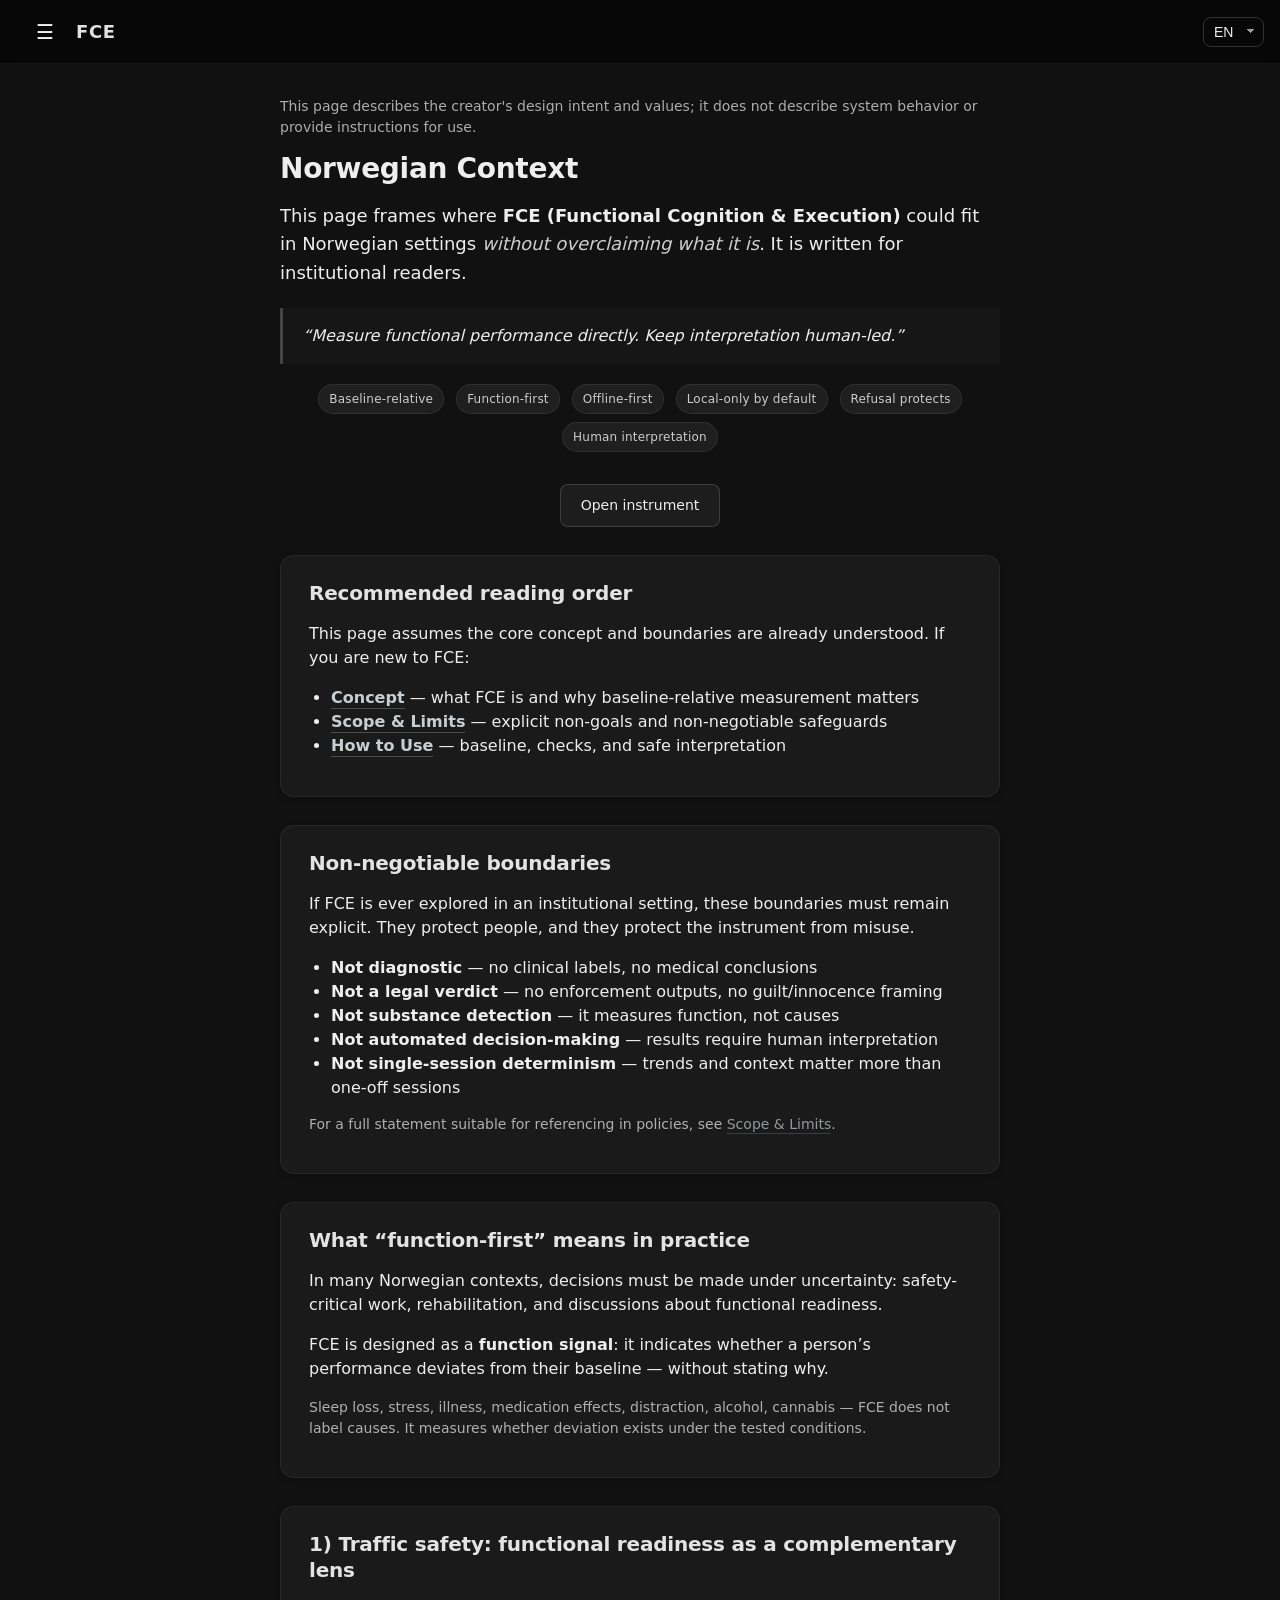
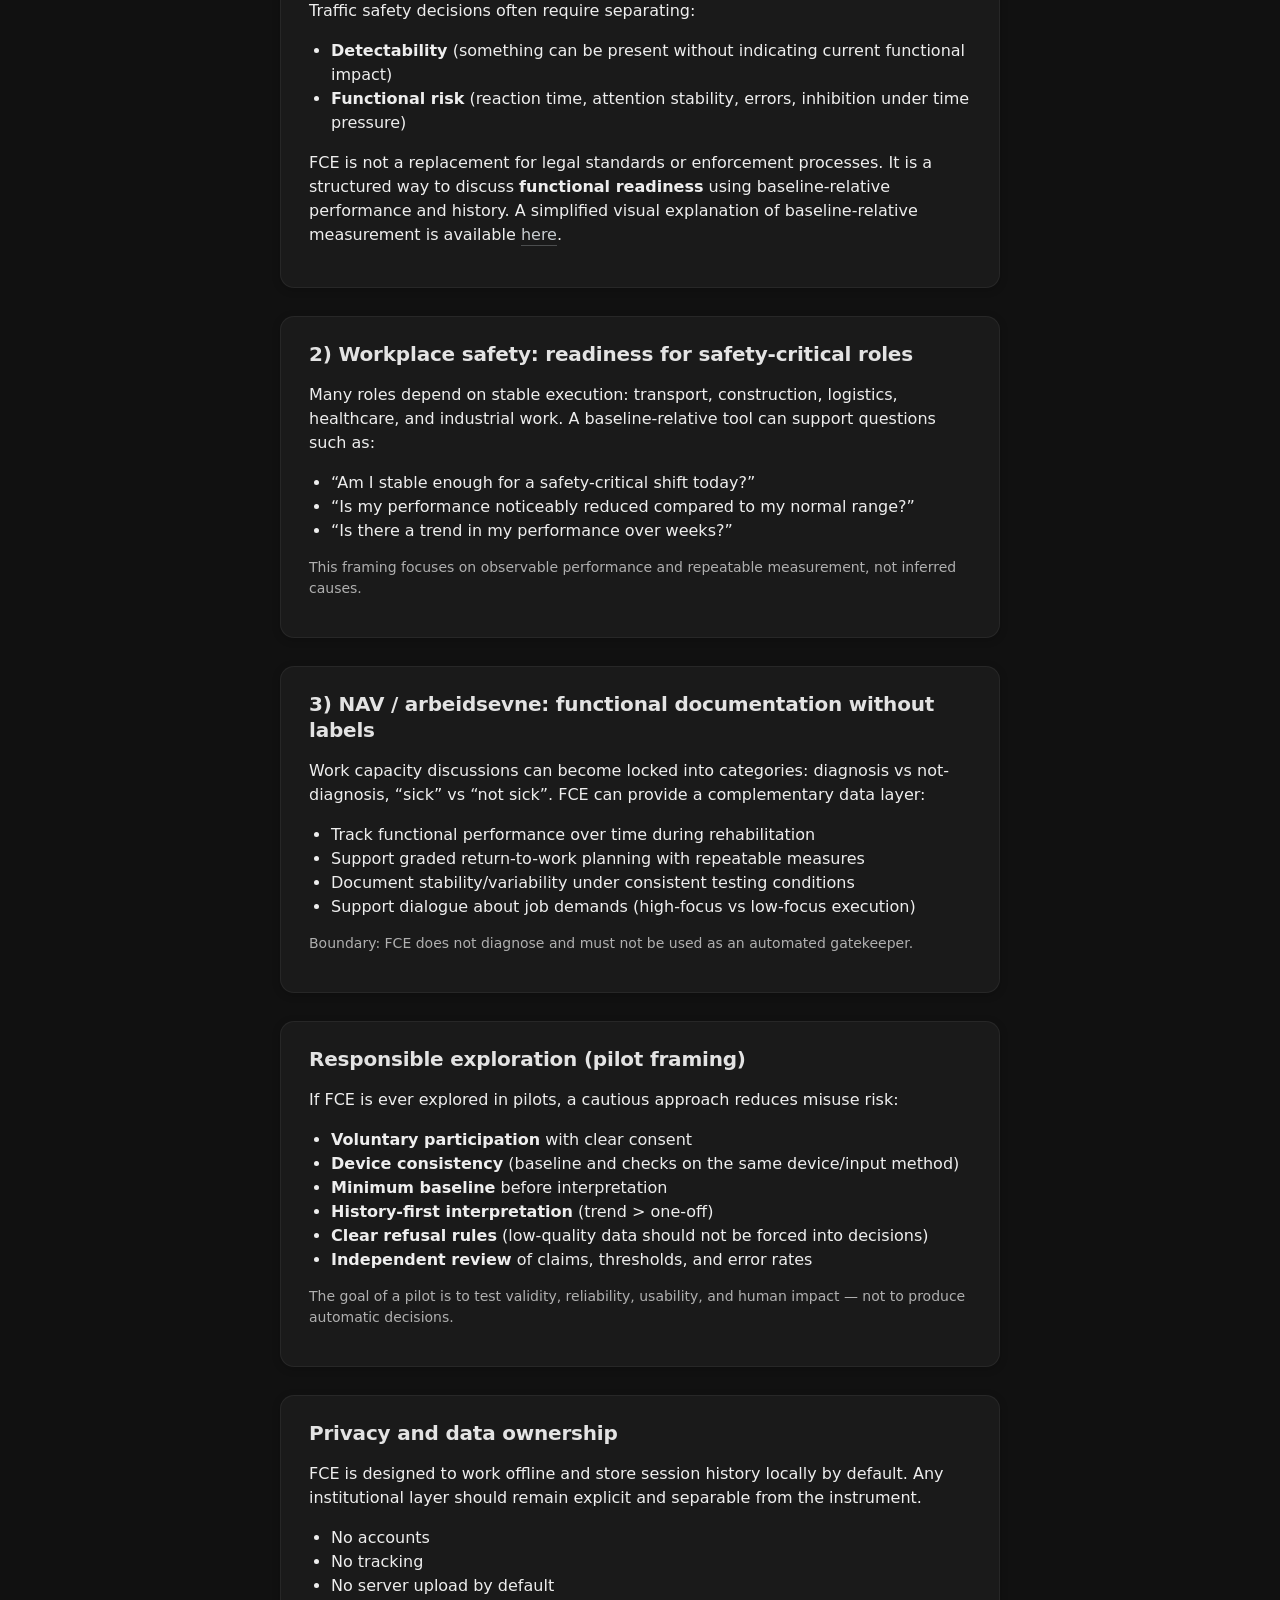
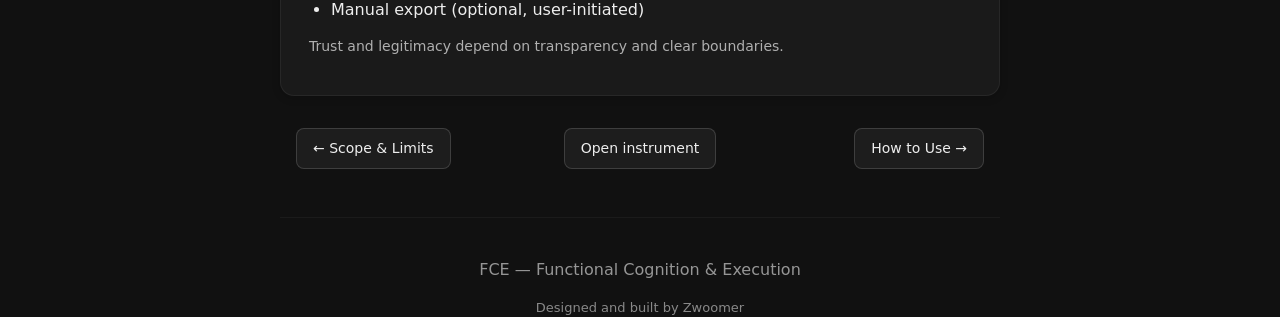
<file: norwegian-context.html>
<!DOCTYPE html>
<html lang="en">
<head>
  <meta charset="UTF-8" />
  <meta name="viewport" content="width=device-width, initial-scale=1, viewport-fit=cover" />
  <title>FCE — Norwegian Context</title>
  <link rel="stylesheet" href="style.css" />

  <!-- Remember last visited page -->
  <script>
    try {
      const p = location.pathname.split("/").pop() || "index.html";
      localStorage.setItem("fce_last_page", p);
      // Also track last docs page (exclude index.html)
      if (p && p.endsWith(".html") && !p.includes("index.html")) {
        localStorage.setItem("fce_last_docs_page", p);
      }
    } catch {}
  </script>
</head>

<body>
  <header class="topbar">
    <button id="menuBtn" aria-label="Menu" aria-controls="menu" aria-expanded="false">☰</button>
    <a href="index.html?home=1" class="title brand-link" id="brandLink" style="text-decoration:none; color:inherit;" aria-label="To the instrument">
      <span class="brand-short" aria-hidden="true">FCE</span>
      <span class="brand-long" aria-hidden="true">
        <span class="lang lang-en">To the instrument</span>
        <span class="lang lang-no hidden">Til instrumentet</span>
        <span class="lang lang-lt hidden">Į instrumentą</span>
      </span>
    </a>
    <span class="topbar-page is-hidden" id="topbarPage"></span>
    <div class="topbar-right">
      <div class="lang-select-wrapper">
        <select id="langSelect" class="lang-select" aria-label="Language">
          <option value="en">EN</option>
          <option value="no">NO</option>
          <option value="lt">LT</option>
        </select>
      </div>
    </div>
  </header>

  <nav id="menu" class="menu">
    <div class="menu-header">
      <button id="closeMenuBtn" class="menu-close-btn" aria-label="Close menu">×</button>
    </div>

    <a class="menu-item" href="index.html?home=1">
      <span class="lang lang-en">Home</span>
      <span class="lang lang-no hidden">Hjem</span>
      <span class="lang lang-lt hidden">Pradžia</span>
    </a>

    <a class="menu-item" href="index.html?view=history">
      <span class="lang lang-en">History</span>
      <span class="lang lang-no hidden">Historikk</span>
      <span class="lang lang-lt hidden">Istorija</span>
    </a>

    <div class="menu-section" id="menuSectionCore">
      <button type="button" class="menu-section-toggle" id="menuToggleCore" aria-expanded="false" aria-controls="menuPanelCore">
        <span class="menu-section-label">
          <span class="lang lang-en">Core Docs</span>
          <span class="lang lang-no hidden">Kjernedokumentasjon</span>
          <span class="lang lang-lt hidden">Pagrindiniai dokumentai</span>
        </span>
        <span class="menu-chevron" aria-hidden="true">▸</span>
      </button>
      <div class="menu-section-panel" id="menuPanelCore" role="region" aria-labelledby="menuToggleCore">
        <a class="menu-item menu-item-nested" href="about.html">
          <span class="lang lang-en">About</span>
          <span class="lang lang-no hidden">Om</span>
          <span class="lang lang-lt hidden">Apie</span>
        </a>
        <a class="menu-item menu-item-nested" href="concept.html">
          <span class="lang lang-en">Concept</span>
          <span class="lang lang-no hidden">Konsept</span>
          <span class="lang lang-lt hidden">Koncepcija</span>
        </a>
        <a class="menu-item menu-item-nested" href="what-fce-measures.html">
          <span class="lang lang-en">What FCE Measures</span>
          <span class="lang lang-no hidden">Hva FCE måler</span>
          <span class="lang lang-lt hidden">Ką FCE matuoja</span>
        </a>
        <a class="menu-item menu-item-nested" href="scope.html">
          <span class="lang lang-en">Scope &amp; Limits</span>
          <span class="lang lang-no hidden">Omfang &amp; begrensninger</span>
          <span class="lang lang-lt hidden">Apimtis ir ribos</span>
        </a>
        <a class="menu-item menu-item-nested" href="how-to-use.html">
          <span class="lang lang-en">How to Use</span>
          <span class="lang lang-no hidden">Hvordan bruke</span>
          <span class="lang lang-lt hidden">Kaip naudoti</span>
        </a>
        <a class="menu-item menu-item-nested" href="how-tests-work.html">
          <span class="lang lang-en">How the tests work</span>
          <span class="lang lang-no hidden">Hvordan testene fungerer</span>
          <span class="lang lang-lt hidden">Kaip veikia testai</span>
        </a>
        <a class="menu-item menu-item-nested" href="faq.html">
          <span class="lang lang-en">FAQ</span>
          <span class="lang lang-no hidden">FAQ</span>
          <span class="lang lang-lt hidden">DUK</span>
        </a>
      </div>
    </div>

    <div class="menu-section" id="menuSectionContext">
      <button type="button" class="menu-section-toggle" id="menuToggleContext" aria-expanded="false" aria-controls="menuPanelContext">
        <span class="menu-section-label">
          <span class="lang lang-en">Context &amp; Development</span>
          <span class="lang lang-no hidden">Kontekst og utvikling</span>
          <span class="lang lang-lt hidden">Kontekstas ir plėtra</span>
        </span>
        <span class="menu-chevron" aria-hidden="true">▸</span>
      </button>
      <div class="menu-section-panel" id="menuPanelContext" role="region" aria-labelledby="menuToggleContext">
        <a class="menu-item menu-item-nested" href="why.html">
          <span class="lang lang-en">Why this exists</span>
          <span class="lang lang-no hidden">Hvorfor dette finnes</span>
          <span class="lang lang-lt hidden">Kodėl tai egzistuoja</span>
        </a>
        <a class="menu-item menu-item-nested" href="applications.html">
          <span class="lang lang-en">Applications / Use Contexts</span>
          <span class="lang lang-no hidden">Bruksområder / kontekster</span>
          <span class="lang lang-lt hidden">Taikymo sritys / naudojimo kontekstai</span>
        </a>
        <a class="menu-item menu-item-nested" href="validation-research.html">
          <span class="lang lang-en">Validation / Research</span>
          <span class="lang lang-no hidden">Validering / forskning</span>
          <span class="lang lang-lt hidden">Validavimas / tyrimai</span>
        </a>
      </div>
    </div>
  </nav>

  <div id="menuOverlay" class="menu-overlay hidden"></div>

  <main class="page">
    <section class="container">
      <p class="muted">
        <span class="lang lang-en">
          This page describes the creator's design intent and values; it does not describe system behavior or provide instructions for use.
        </span>
        <span class="lang lang-no hidden">
          Denne siden beskriver utviklerens intensjon og verdigrunnlag, og beskriver ikke systemets funksjon eller bruk.
        </span>
        <span class="lang lang-lt hidden">
          Šiame puslapyje aprašoma kūrėjo intencija ir vertybinis pagrindas; jis neaprašo sistemos veikimo ar naudojimo.
        </span>
      </p>

      <!-- EN -->
      <div class="lang lang-en">
        <section class="hero">
          <h2>Norwegian Context</h2>
          <p class="lead">
            This page frames where <strong>FCE (Functional Cognition &amp; Execution)</strong> could fit in Norwegian settings
            <em>without overclaiming what it is</em>. It is written for institutional readers.
          </p>

          <blockquote class="quote">
            “Measure functional performance directly. Keep interpretation human-led.”
          </blockquote>

          <div style="margin: 18px auto 0; text-align: center; max-width: 720px;">
            <div class="chips" aria-label="FCE principles">
              <span class="chip">Baseline-relative</span>
              <span class="chip">Function-first</span>
              <span class="chip">Offline-first</span>
              <span class="chip">Local-only by default</span>
              <span class="chip">Refusal protects</span>
              <span class="chip">Human interpretation</span>
            </div>
          </div>
        </section>

        <div style="margin: 24px auto; text-align: center; max-width: 760px; padding: 0 16px;">
          <a href="index.html#instrument"
             style="padding: 10px 20px; font-size: 14px; text-decoration: none;
                    border: 1px solid rgba(255,255,255,0.15); border-radius: 8px;
                    background: rgba(255,255,255,0.05); color: #eee;
                    transition: all 0.2s ease; display: inline-block;">
            <span class="lang lang-en">Open instrument</span>
            <span class="lang lang-no hidden">Åpne instrument</span>
            <span class="lang lang-lt hidden">Atidaryti instrumentą</span>
          </a>
        </div>

        <section class="card">
          <h3>Recommended reading order</h3>
          <p>
            This page assumes the core concept and boundaries are already understood.
            If you are new to FCE:
          </p>
          <ul>
            <li><a href="concept.html"><strong>Concept</strong></a> — what FCE is and why baseline-relative measurement matters</li>
            <li><a href="scope.html"><strong>Scope &amp; Limits</strong></a> — explicit non-goals and non-negotiable safeguards</li>
            <li><a href="how-to-use.html"><strong>How to Use</strong></a> — baseline, checks, and safe interpretation</li>
          </ul>
        </section>

        <section class="card">
          <h3>Non-negotiable boundaries</h3>
          <p>
            If FCE is ever explored in an institutional setting, these boundaries must remain explicit.
            They protect people, and they protect the instrument from misuse.
          </p>
          <ul>
            <li><strong>Not diagnostic</strong> — no clinical labels, no medical conclusions</li>
            <li><strong>Not a legal verdict</strong> — no enforcement outputs, no guilt/innocence framing</li>
            <li><strong>Not substance detection</strong> — it measures function, not causes</li>
            <li><strong>Not automated decision-making</strong> — results require human interpretation</li>
            <li><strong>Not single-session determinism</strong> — trends and context matter more than one-off sessions</li>
          </ul>
          <p class="muted">
            For a full statement suitable for referencing in policies, see <a href="scope.html">Scope &amp; Limits</a>.
          </p>
        </section>

        <section class="card">
          <h3>What “function-first” means in practice</h3>
          <p>
            In many Norwegian contexts, decisions must be made under uncertainty: safety-critical work, rehabilitation,
            and discussions about functional readiness.
          </p>
          <p>
            FCE is designed as a <strong>function signal</strong>:
            it indicates whether a person’s performance deviates from their baseline — without stating why.
          </p>
          <p class="muted">
            Sleep loss, stress, illness, medication effects, distraction, alcohol, cannabis — FCE does not label causes.
            It measures whether deviation exists under the tested conditions.
          </p>
        </section>

        <section class="card">
          <h3>1) Traffic safety: functional readiness as a complementary lens</h3>
          <p>
            Traffic safety decisions often require separating:
          </p>
          <ul>
            <li><strong>Detectability</strong> (something can be present without indicating current functional impact)</li>
            <li><strong>Functional risk</strong> (reaction time, attention stability, errors, inhibition under time pressure)</li>
          </ul>
          <p>
            FCE is not a replacement for legal standards or enforcement processes.
            It is a structured way to discuss <strong>functional readiness</strong> using baseline-relative performance and history.
            A simplified visual explanation of baseline-relative measurement is available <a href="baseline-relative.html">here</a>.
          </p>
        </section>

        <section class="card">
          <h3>2) Workplace safety: readiness for safety-critical roles</h3>
          <p>
            Many roles depend on stable execution: transport, construction, logistics, healthcare, and industrial work.
            A baseline-relative tool can support questions such as:
          </p>
          <ul>
            <li>“Am I stable enough for a safety-critical shift today?”</li>
            <li>“Is my performance noticeably reduced compared to my normal range?”</li>
            <li>“Is there a trend in my performance over weeks?”</li>
          </ul>
          <p class="muted">
            This framing focuses on observable performance and repeatable measurement, not inferred causes.
          </p>
        </section>

        <section class="card">
          <h3>3) NAV / arbeidsevne: functional documentation without labels</h3>
          <p>
            Work capacity discussions can become locked into categories: diagnosis vs not-diagnosis, “sick” vs “not sick”.
            FCE can provide a complementary data layer:
          </p>
          <ul>
            <li>Track functional performance over time during rehabilitation</li>
            <li>Support graded return-to-work planning with repeatable measures</li>
            <li>Document stability/variability under consistent testing conditions</li>
            <li>Support dialogue about job demands (high-focus vs low-focus execution)</li>
          </ul>
          <p class="muted">
            Boundary: FCE does not diagnose and must not be used as an automated gatekeeper.
          </p>
        </section>

        <section class="card">
          <h3>Responsible exploration (pilot framing)</h3>
          <p>
            If FCE is ever explored in pilots, a cautious approach reduces misuse risk:
          </p>
          <ul>
            <li><strong>Voluntary participation</strong> with clear consent</li>
            <li><strong>Device consistency</strong> (baseline and checks on the same device/input method)</li>
            <li><strong>Minimum baseline</strong> before interpretation</li>
            <li><strong>History-first interpretation</strong> (trend &gt; one-off)</li>
            <li><strong>Clear refusal rules</strong> (low-quality data should not be forced into decisions)</li>
            <li><strong>Independent review</strong> of claims, thresholds, and error rates</li>
          </ul>
          <p class="muted">
            The goal of a pilot is to test validity, reliability, usability, and human impact — not to produce automatic decisions.
          </p>
        </section>

        <section class="card">
          <h3>Privacy and data ownership</h3>
          <p>
            FCE is designed to work offline and store session history locally by default.
            Any institutional layer should remain explicit and separable from the instrument.
          </p>
          <ul>
            <li>No accounts</li>
            <li>No tracking</li>
            <li>No server upload by default</li>
            <li>Manual export (optional, user-initiated)</li>
          </ul>
          <p class="muted">
            Trust and legitimacy depend on transparency and clear boundaries.
          </p>
        </section>
      </div>

      <!-- LT -->
      <div class="lang lang-lt hidden">
        <section class="hero">
          <h2>Norvegiškas kontekstas</h2>
          <p class="lead">
            Šis puslapis aprašo, kaip <strong>FCE (Functional Cognition &amp; Execution)</strong> gali būti suprantama Norvegijos instituciniame kontekste
            <em>nepervertinant to, kas tai yra</em>. Jis parašytas instituciniams skaitytojams.
          </p>

          <blockquote class="quote">
            „Matuokite funkcinį vykdymą tiesiogiai. Palikite interpretaciją žmogaus valdomą."
          </blockquote>

          <div style="margin: 18px auto 0; text-align: center; max-width: 720px;">
            <div class="chips" aria-label="FCE principai">
              <span class="chip">Palyginimas su baze</span>
              <span class="chip">Funkcija pirma</span>
              <span class="chip">Offline pirma</span>
              <span class="chip">Vietinis pagal nutylėjimą</span>
              <span class="chip">Atsisakymas saugo</span>
              <span class="chip">Žmogaus interpretacija</span>
            </div>
          </div>
        </section>

        <div style="margin: 24px auto; text-align: center; max-width: 760px; padding: 0 16px;">
          <a href="index.html#instrument"
             style="padding: 10px 20px; font-size: 14px; text-decoration: none;
                    border: 1px solid rgba(255,255,255,0.15); border-radius: 8px;
                    background: rgba(255,255,255,0.05); color: #eee;
                    transition: all 0.2s ease; display: inline-block;">
            <span class="lang lang-en">Open instrument</span>
            <span class="lang lang-no hidden">Åpne instrument</span>
            <span class="lang lang-lt hidden">Atidaryti instrumentą</span>
          </a>
        </div>

        <section class="card">
          <h3>Rekomenduojama skaitymo tvarka</h3>
          <p>
            Šis puslapis daro prielaidą, kad pagrindinė koncepcija ir ribos jau suprantamos.
            Jei esate naujas FCE:
          </p>
          <ul>
            <li><a href="concept.html"><strong>Koncepcija</strong></a> — kas yra FCE ir kodėl svarbus palyginimas su baziniu lygiu</li>
            <li><a href="scope.html"><strong>Apimtis ir ribos</strong></a> — aiškūs ne-tikslai ir neginčijamos apsaugos priemonės</li>
            <li><a href="how-to-use.html"><strong>Kaip naudoti</strong></a> — bazinis lygis, patikros ir saugi interpretacija</li>
          </ul>
        </section>

        <section class="card">
          <h3>Neginčijamos ribos</h3>
          <p>
            Jei FCE kada nors būtų naudojamas instituciniame kontekste, šios ribos turi likti aiškios.
            Jos apsaugo žmones ir apsaugo instrumentą nuo netinkamo naudojimo.
          </p>
          <ul>
            <li><strong>Nediagnostinis</strong> — jokių klinikinių etikečių, jokių medicininių išvadų</li>
            <li><strong>Ne teisinis verdiktas</strong> — jokių priverstinio naudojimo išvadų, jokio kaltės/nekaltumo rėmo</li>
            <li><strong>Ne medžiagų aptikimas</strong> — matuoja funkciją, o ne priežastis</li>
            <li><strong>Ne automatizuotas sprendimų priėmimas</strong> — rezultatai reikalauja žmogaus interpretacijos</li>
            <li><strong>Ne vienos sesijos determinizmas</strong> — dėsningumai ir kontekstas svarbesni nei vienkartinės sesijos</li>
          </ul>
          <p class="muted">
            Dėl pilno pareiškimo, tinkamo nuorodoms politikose, žr. <a href="scope.html">Apimtis ir ribos</a>.
          </p>
        </section>

        <section class="card">
          <h3>Ką praktiškai reiškia „funkcija pirma"</h3>
          <p>
            Daugelyje Norvegijos kontekstų sprendimai turi būti priimami esant neapibrėžtumui: saugos kritinio darbo, reabilitacijos
            ir diskusijų apie funkcinį pasirengimą.
          </p>
          <p>
            FCE sukurtas kaip <strong>funkcijos signalas</strong>:
            jis rodo, ar asmens vykdymas nukrypsta nuo jo bazinio lygio — neatsakydamas kodėl.
          </p>
          <p class="muted">
            Miego trūkumas, stresas, liga, vaistų poveikis, išsiblaškymas, alkoholis, kanapės — FCE nepriskiria priežasčių.
            Jis matuoja, ar nukrypimas egzistuoja esant testuojamoms sąlygoms.
          </p>
        </section>

        <section class="card">
          <h3>1) Eismo sauga: funkcinis pasirengimas kaip papildomas požiūris</h3>
          <p>
            Eismo saugos sprendimai dažnai reikalauja atskirti:
          </p>
          <ul>
            <li><strong>Aptikamumą</strong> (kažkas gali būti, bet nereiškia esamo funkcinio poveikio)</li>
            <li><strong>Funkcinę riziką</strong> (reakcijos laikas, dėmesio stabilumas, klaidos, slopinimas esant laiko spaudimui)</li>
          </ul>
          <p>
            FCE nėra teisinių standartų ar priverstinio naudojimo procesų pakaitalas.
            Tai struktūruotas būdas aptarti <strong>funkcinį pasirengimą</strong> naudojant palyginimą su baziniu lygiu ir istoriją.
            Supaprastintas vizualus palyginimo su baziniu lygiu paaiškinimas prieinamas <a href="baseline-relative.html">čia</a>.
          </p>
        </section>

        <section class="card">
          <h3>2) Darbo vietos sauga: pasirengimas saugos kritinėms rolėms</h3>
          <p>
            Daugelis rolių priklauso nuo stabilaus vykdymo: transportas, statyba, logistika, sveikatos priežiūra ir pramonės darbas.
            Su baziniu lygiu lyginamas įrankis gali palaikyti tokius klausimus kaip:
          </p>
          <ul>
            <li>„Ar esu pakankamai stabilus šiandien saugos kritinei pamainai?"</li>
            <li>„Ar mano vykdymas pastebimai sumažėjęs palyginti su mano įprastu diapazonu?"</li>
            <li>„Ar yra tendencija mano vykdyme per kelias savaites?"</li>
          </ul>
          <p class="muted">
            Šis rėmas fokusuojasi į stebimą vykdymą ir pakartojamą matavimą, o ne į numanomas priežastis.
          </p>
        </section>

        <section class="card">
          <h3>3) NAV / arbeidsevne: funkcinė dokumentacija be etikečių</h3>
          <p>
            Darbo gebėjimo diskusijos gali užstrigti kategorijose: diagnozė vs ne-diagnozė, „serga" vs „neserga".
            FCE gali suteikti papildomą duomenų sluoksnį:
          </p>
          <ul>
            <li>Stebėti funkcinį vykdymą laikui bėgant reabilitacijos metu</li>
            <li>Palaikyti laipsnišką grįžimą į darbą planavimą su pakartojamais matavimais</li>
            <li>Dokumentuoti stabilumą/variaciją esant nuoseklioms testavimo sąlygoms</li>
            <li>Palaikyti dialogą apie darbo reikalavimus (aukštas dėmesys vs žemas dėmesys vykdymui)</li>
          </ul>
          <p class="muted">
            Ribos: FCE nediagnozuoja ir neturėtų būti naudojamas kaip automatizuotas vartininkas.
          </p>
        </section>

        <section class="card">
          <h3>Atsakingas tyrinėjimas (pilot rėmas)</h3>
          <p>
            Jei FCE kada nors būtų tyrinėjamas pilotuose, atsargus požiūris sumažina netinkamo naudojimo riziką:
          </p>
          <ul>
            <li><strong>Savanoriškas dalyvavimas</strong> su aiškiu sutikimu</li>
            <li><strong>Įrenginio nuoseklumas</strong> (bazinis lygis ir patikros tame pačiame įrenginyje/įvesties metodu)</li>
            <li><strong>Minimalus bazinis lygis</strong> prieš interpretaciją</li>
            <li><strong>Istorija pirmiausia interpretacija</strong> (dėsningumas &gt; vienkartinis)</li>
            <li><strong>Aiškios atsisakymo taisyklės</strong> (žemos kokybės duomenys neturėtų būti priverstinai naudojami sprendimams)</li>
            <li><strong>Nepriklausomas peržiūra</strong> teiginių, slenksčių ir klaidų dažnių</li>
          </ul>
          <p class="muted">
            Piloto tikslas yra išbandyti pagrįstumą, patikimumą, naudojamumą ir žmogaus poveikį — o ne sukurti automatinius sprendimus.
          </p>
        </section>

        <section class="card">
          <h3>Privatumas ir duomenų nuosavybė</h3>
          <p>
            FCE sukurtas veikti offline ir saugoti sesijų istoriją lokaliai pagal nutylėjimą.
            Bet koks institucinis sluoksnis turėtų likti aiškus ir atskiriamas nuo instrumento.
          </p>
          <ul>
            <li>Nėra paskyrų</li>
            <li>Nėra stebėjimo</li>
            <li>Nėra serverio įkėlimo pagal nutylėjimą</li>
            <li>Rankinis eksportas (pasirenkamas, vartotojo inicijuotas)</li>
          </ul>
          <p class="muted">
            Pasitikėjimas ir teisėtumas priklauso nuo skaidrumo ir aiškių ribų.
          </p>
        </section>
      </div>

      <!-- NO -->
      <div class="lang lang-no hidden">
        <section class="hero">
          <h2>Norsk kontekst</h2>
          <p class="lead">
            Denne siden rammer inn hvor <strong>FCE (Functional Cognition &amp; Execution)</strong> kan passe inn i norske sammenhenger
            <em>uten å overdrive hva det er</em>. Den er skrevet for institusjonelle lesere.
          </p>

          <blockquote class="quote">
            «Mål funksjonell prestasjon direkte. La tolkning være menneskestyrt.»
          </blockquote>

          <div style="margin: 18px auto 0; text-align: center; max-width: 720px;">
            <div class="chips" aria-label="FCE prinsipper">
              <span class="chip">Baseline-relativ</span>
              <span class="chip">Funksjon først</span>
              <span class="chip">Offline først</span>
              <span class="chip">Lokalt som standard</span>
              <span class="chip">Avslag beskytter</span>
              <span class="chip">Menneskelig tolkning</span>
            </div>
          </div>
        </section>

        <div style="margin: 24px auto; text-align: center; max-width: 760px; padding: 0 16px;">
          <a href="index.html#instrument"
             style="padding: 10px 20px; font-size: 14px; text-decoration: none;
                    border: 1px solid rgba(255,255,255,0.15); border-radius: 8px;
                    background: rgba(255,255,255,0.05); color: #eee;
                    transition: all 0.2s ease; display: inline-block;">
            <span class="lang lang-en">Open instrument</span>
            <span class="lang lang-no hidden">Åpne instrument</span>
            <span class="lang lang-lt hidden">Atidaryti instrumentą</span>
          </a>
        </div>

        <section class="card">
          <h3>Anbefalt rekkefølge</h3>
          <p>
            Denne siden forutsetter at konseptet og grensene allerede er forstått.
            Hvis du er ny til FCE:
          </p>
          <ul>
            <li><a href="concept.html"><strong>Konsept</strong></a> — hva FCE er og hvorfor baseline-relativ måling er viktig</li>
            <li><a href="scope.html"><strong>Omfang &amp; begrensninger</strong></a> — eksplisitte ikke-mål og ikke-forhandlingsbare sikringer</li>
            <li><a href="how-to-use.html"><strong>Hvordan bruke</strong></a> — baseline, sjekk og trygg tolkning</li>
          </ul>
        </section>

        <section class="card">
          <h3>Ikke-forhandlingsbare grenser</h3>
          <p>
            Hvis FCE noen gang utforskes i institusjonell sammenheng, må disse grensene være tydelige.
            De beskytter mennesker — og de beskytter instrumentet mot misbruk.
          </p>
          <ul>
            <li><strong>Ikke diagnostisk</strong> — ingen kliniske merkelapper, ingen medisinske konklusjoner</li>
            <li><strong>Ikke en juridisk dom</strong> — ingen håndheving, ingen skyld/uskyld-ramme</li>
            <li><strong>Ikke rus-/stoffdeteksjon</strong> — måler funksjon, ikke årsak</li>
            <li><strong>Ikke automatisert beslutning</strong> — resultater krever menneskelig vurdering</li>
            <li><strong>Ikke basert på én økt</strong> — trender og kontekst betyr mer enn enkeltøkter</li>
          </ul>
          <p class="muted">
            For en full formulering som egner seg til policy-referanser, se <a href="scope.html">Omfang &amp; begrensninger</a>.
          </p>
        </section>

        <section class="card">
          <h3>Hva «funksjon først» betyr i praksis</h3>
          <p>
            I mange norske sammenhenger må vurderinger gjøres under usikkerhet: sikkerhetskritisk arbeid, rehabilitering,
            og diskusjoner om funksjonell beredskap.
          </p>
          <p>
            FCE er laget som et <strong>funksjonssignal</strong>:
            det viser om prestasjon avviker fra baseline — uten å påstå hvorfor.
          </p>
          <p class="muted">
            Søvn, stress, sykdom, medikamenteffekter, distraksjon, alkohol, cannabis — FCE merker ikke årsak.
            Det måler om avvik finnes under testforholdene.
          </p>
        </section>

        <section class="card">
          <h3>1) Trafikksikkerhet: funksjonell beredskap som supplerende linse</h3>
          <p>
            Trafikksikkerhet krever ofte å skille mellom:
          </p>
          <ul>
            <li><strong>Detekterbarhet</strong> (noe kan være til stede uten å indikere aktuell funksjonspåvirkning)</li>
            <li><strong>Funksjonsrisiko</strong> (reaksjonstid, oppmerksomhetsstabilitet, feil, inhibisjon under tidspress)</li>
          </ul>
          <p>
            FCE er ikke en erstatning for lovverk eller håndheving.
            Det er en strukturert måte å snakke om <strong>funksjonell beredskap</strong> ved hjelp av baseline-relativ prestasjon og historikk.
            En forenklet visuell forklaring av baseline-relativ måling er tilgjengelig <a href="baseline-relative.html">her</a>.
          </p>
        </section>

        <section class="card">
          <h3>2) Arbeidssikkerhet: beredskap i sikkerhetskritiske roller</h3>
          <p>
            Mange yrker krever stabil utførelse: transport, bygg, logistikk, helse og industri.
            Et baseline-relativt verktøy kan støtte spørsmål som:
          </p>
          <ul>
            <li>«Er jeg stabil nok for et sikkerhetskritisk skift i dag?»</li>
            <li>«Er prestasjonen min tydelig redusert sammenlignet med normalområdet?»</li>
            <li>«Finnes det en trend i prestasjonen over uker?»</li>
          </ul>
          <p class="muted">
            Denne rammen fokuserer på observerbar prestasjon og repeterbar måling, ikke antatt årsak.
          </p>
        </section>

        <section class="card">
          <h3>3) NAV / arbeidsevne: funksjonell dokumentasjon uten merkelapper</h3>
          <p>
            Arbeidsevne kan lett låses i kategorier: diagnose vs ikke-diagnose, «syk» vs «ikke syk».
            FCE kan gi et supplerende datalag:
          </p>
          <ul>
            <li>Følge funksjonell prestasjon over tid i rehabilitering</li>
            <li>Støtte gradvis tilbakeføring til arbeid med repeterbare målinger</li>
            <li>Dokumentere stabilitet/variabilitet under like testforhold</li>
            <li>Støtte dialog om jobbkrav (høy-fokus vs lav-fokus utførelse)</li>
          </ul>
          <p class="muted">
            Grense: FCE stiller ikke diagnose og skal ikke brukes som en automatisk «portvokter».
          </p>
        </section>

        <section class="card">
          <h3>Ansvarlig utforsking (pilot-ramme)</h3>
          <p>
            Hvis FCE noen gang utforskes i piloter, reduserer en forsiktig tilnærming misbruksrisiko:
          </p>
          <ul>
            <li><strong>Frivillig deltakelse</strong> med tydelig samtykke</li>
            <li><strong>Enhetskonsistens</strong> (baseline og sjekk på samme enhet/inndatametode)</li>
            <li><strong>Minimum baseline</strong> før tolkning</li>
            <li><strong>Historikk først</strong> (trend &gt; enkeltøkt)</li>
            <li><strong>Tydelige avslagregler</strong> (lav datakvalitet skal ikke presses inn i beslutning)</li>
            <li><strong>Uavhengig vurdering</strong> av påstander, terskler og feilrater</li>
          </ul>
          <p class="muted">
            Målet med en pilot er å teste validitet, reliabilitet, brukbarhet og menneskelig påvirkning — ikke å produsere automatiske beslutninger.
          </p>
        </section>

        <section class="card">
          <h3>Personvern og eierskap til data</h3>
          <p>
            FCE er designet for å fungere offline og lagre historikk lokalt som standard.
            Eventuelle institusjonelle lag må være tydelige og separerbare fra instrumentet.
          </p>
          <ul>
            <li>Ingen konto</li>
            <li>Ingen sporing</li>
            <li>Ingen opplasting som standard</li>
            <li>Manuell eksport (valgfritt, brukerstyrt)</li>
          </ul>
          <p class="muted">
            Tillit og legitimitet avhenger av transparens og klare grenser.
          </p>
        </section>
      </div>

      <nav class="docs-nav">
        <div class="docs-nav-left">
          <a href="scope.html" class="docs-nav-btn">
            <span class="lang lang-en">← Scope &amp; Limits</span>
            <span class="lang lang-no hidden">← Omfang &amp; begrensninger</span>
            <span class="lang lang-lt hidden">← Apimtis ir ribos</span>
          </a>
        </div>

        <div class="docs-nav-center">
          <a href="index.html#instrument" class="docs-nav-btn">
            <span class="lang lang-en">Open instrument</span>
            <span class="lang lang-no hidden">Åpne instrument</span>
            <span class="lang lang-lt hidden">Atidaryti instrumentą</span>
          </a>
        </div>

        <div class="docs-nav-right">
          <a href="how-to-use.html" class="docs-nav-btn">
            <span class="lang lang-en">How to Use →</span>
            <span class="lang lang-no hidden">Hvordan bruke →</span>
            <span class="lang lang-lt hidden">Kaip naudoti →</span>
          </a>
        </div>
      </nav>

      <footer class="footer muted">
        <p>FCE — Functional Cognition &amp; Execution</p>
        <p class="footer-builtby">Designed and built by Zwoomer</p>
      </footer>
    </section>
  </main>

  <script>
    (function () {
      const menu = document.getElementById("menu");
      const overlay = document.getElementById("menuOverlay");
      const menuBtn = document.getElementById("menuBtn");
      const closeMenuBtn = document.getElementById("closeMenuBtn");

      function openMenu() {
        menu.classList.add("open");
        overlay.classList.remove("hidden");
        document.body.classList.add("menu-open");
        if (menuBtn) menuBtn.setAttribute("aria-expanded", "true");
      }

      function closeMenu() {
        menu.classList.remove("open");
        overlay.classList.add("hidden");
        document.body.classList.remove("menu-open");
        if (menuBtn) menuBtn.setAttribute("aria-expanded", "false");
      }

      menuBtn && menuBtn.addEventListener("click", () => {
        if (menu.classList.contains("open")) closeMenu();
        else openMenu();
      });

      closeMenuBtn && closeMenuBtn.addEventListener("click", closeMenu);
      overlay && overlay.addEventListener("click", closeMenu);

      document.addEventListener("keydown", (e) => {
        if (e.key === "Escape" && menu.classList.contains("open")) closeMenu();
      });

      // Close menu when clicking menu items (skip disabled items)
      document.querySelectorAll(".menu-item").forEach(item => {
        item.addEventListener("click", (e) => {
          if (!item.classList.contains("is-disabled")) closeMenu();
          else e.preventDefault();
        });
      });

      const LANG_KEY = "fce_lang";
      const hasLtContent = !!document.querySelector(".lang-lt");
      
      // Check for legacy key first, then use fce_lang
      let currentLang = localStorage.getItem(LANG_KEY);
      if (!currentLang) {
        const oldLang = localStorage.getItem("fce_lang_v1");
        if (oldLang) {
          currentLang = oldLang;
          try { localStorage.setItem(LANG_KEY, currentLang); } catch {}
        } else {
          currentLang = "en";
        }
      }

      // Fallback: if LT is selected but page has no LT content, use EN
      if (currentLang === "lt" && !hasLtContent) {
        currentLang = "en";
        try { localStorage.setItem(LANG_KEY, currentLang); } catch {}
      }

      const langSelect = document.getElementById("langSelect");
      
      // Ensure LT option exists (selector parity across pages)
      if (langSelect) {
        const hasLtOption = Array.from(langSelect.options).some(opt => opt.value === "lt");
        if (!hasLtOption) {
          const ltOption = document.createElement("option");
          ltOption.value = "lt";
          ltOption.textContent = "LT";
          langSelect.appendChild(ltOption);
        }
      }
      
      if (langSelect) langSelect.value = currentLang;

      const I18N_PAGES = {
        en: {
          about: "About",
          concept: "Concept",
          "what-fce-measures": "What FCE Measures",
          scope: "Scope & Limits",
          "how-to-use": "How to use",
          "how-tests-work": "How the tests work",
          faq: "FAQ",
          "norwegian-context": "Norwegian Context"
        },
        no: {
          about: "Om",
          concept: "Konsept",
          "what-fce-measures": "Hva FCE måler",
          scope: "Omfang & begrensninger",
          "how-to-use": "Hvordan bruke",
          "how-tests-work": "Hvordan testene fungerer",
          faq: "FAQ",
          "norwegian-context": "Norsk kontekst"
        },
        lt: {
          about: "Apie",
          concept: "Koncepcija",
          "what-fce-measures": "Ką FCE matuoja",
          scope: "Apimtis ir ribos",
          "how-to-use": "Kaip naudoti",
          "how-tests-work": "Kaip veikia testai",
          faq: "DUK",
          "norwegian-context": "Norvegiškas kontekstas"
        }
      };

      function getPageTitle(lang) {
        const pageName = (location.pathname.split("/").pop() || "norwegian-context.html").replace(".html", "");
        return (I18N_PAGES[lang] && I18N_PAGES[lang][pageName])
          ? I18N_PAGES[lang][pageName]
          : (I18N_PAGES.en[pageName] || "Norwegian Context");
      }

      function updateTopbarPage() {
        const topbarPage = document.getElementById("topbarPage");
        if (topbarPage) {
          topbarPage.textContent = getPageTitle(currentLang);
        }
      }

      function applyLanguage(lang) {
        // Determine content language (with fallback)
        let contentLang = lang;
        if (contentLang === "lt" && !hasLtContent) {
          contentLang = "en";
        }
        
        // Determine UI language (LT labels now available)
        const uiLang = contentLang;
        
        currentLang = contentLang;
        try { localStorage.setItem(LANG_KEY, contentLang); } catch {}
        if (langSelect) langSelect.value = currentLang;

        // Apply content visibility
        document.querySelectorAll(".lang-en").forEach(el => el.classList.toggle("hidden", contentLang !== "en"));
        document.querySelectorAll(".lang-no").forEach(el => el.classList.toggle("hidden", contentLang !== "no"));
        document.querySelectorAll(".lang-lt").forEach(el => el.classList.toggle("hidden", contentLang !== "lt"));

        // Apply UI label visibility (menu/nav items)
        document.querySelectorAll(".menu .lang-en, .docs-nav .lang-en").forEach(el => {
          el.classList.toggle("hidden", uiLang !== "en");
        });
        document.querySelectorAll(".menu .lang-no, .docs-nav .lang-no").forEach(el => {
          el.classList.toggle("hidden", uiLang !== "no");
        });
        document.querySelectorAll(".menu .lang-lt, .docs-nav .lang-lt").forEach(el => {
          el.classList.toggle("hidden", uiLang !== "lt");
        });

        updateTopbarPage();
        setupScrollObserver();
      }

      let scrollObserver = null;
      function setupScrollObserver() {
        if (scrollObserver) scrollObserver.disconnect();

        const pageHeading = document.querySelector(".lang:not(.hidden) .hero h2") || document.querySelector(".hero h2");
        const topbarPage = document.getElementById("topbarPage");
        if (!topbarPage || !pageHeading) return;

        function updateVisibility(isIntersecting) {
          if (isIntersecting) topbarPage.classList.add("is-hidden");
          else topbarPage.classList.remove("is-hidden");
        }

        scrollObserver = new IntersectionObserver((entries) => {
          entries.forEach(entry => updateVisibility(entry.isIntersecting));
        }, { threshold: 0.25 });

        scrollObserver.observe(pageHeading);
      }

      langSelect && langSelect.addEventListener("change", (e) => applyLanguage(e.target.value));

      // Track navigation to baseline-relative.html
      document.querySelectorAll('a[href="baseline-relative.html"]').forEach(link => {
        link.addEventListener("click", () => {
          try {
            const sourceUrl = window.location.href.split('#')[0]; // Remove hash for consistent URLs
            const scrollPos = window.scrollY || window.pageYOffset || 0;
            sessionStorage.setItem("fce_baseline_relative_source", sourceUrl);
            sessionStorage.setItem("fce_baseline_relative_scroll", String(scrollPos));
          } catch (e) {
            // Ignore storage errors
          }
        });
      });

      // Init
      applyLanguage(currentLang);
      
      // Brand link hint text handler
      function updateBrandLinkHint() {
        const brandLink = document.getElementById("brandLink");
        if (!brandLink) return;
        const hints = { en: "To the instrument", no: "Til instrumentet", lt: "Į instrumentą" };
        const hint = hints[currentLang] || hints.en;
        brandLink.setAttribute("data-hint", hint);
        brandLink.setAttribute("aria-label", hint);
      }
      updateBrandLinkHint();
      langSelect && langSelect.addEventListener("change", () => {
        updateBrandLinkHint();
      });
      
      // Store scroll position when leaving page
      function storeScrollPosition() {
        try {
          const scrollPos = window.scrollY || window.pageYOffset || 0;
          if (scrollPos > 0) {
            localStorage.setItem("fce_doc_scroll_norwegian-context", String(scrollPos));
          }
        } catch (e) {
          // Ignore storage errors
        }
      }

      document.addEventListener("visibilitychange", () => {
        if (document.visibilityState === "hidden") {
          storeScrollPosition();
        }
      });

      window.addEventListener("beforeunload", storeScrollPosition);

      // Restore scroll position if returning from baseline-relative.html or Learn More
      try {
        const restoreScroll = sessionStorage.getItem("fce_restore_scroll");
        if (restoreScroll) {
          sessionStorage.removeItem("fce_restore_scroll");
          const scrollPos = parseInt(restoreScroll, 10);
          if (!isNaN(scrollPos) && scrollPos > 0) {
            requestAnimationFrame(() => {
              window.scrollTo(0, scrollPos);
            });
          }
        } else if (window.location.hash === "#restore-scroll") {
          const storedScroll = localStorage.getItem("fce_doc_scroll_norwegian-context");
          if (storedScroll) {
            const scrollPos = parseInt(storedScroll, 10);
            if (!isNaN(scrollPos) && scrollPos > 0) {
              history.replaceState(null, "", window.location.pathname);
              requestAnimationFrame(() => {
                window.scrollTo(0, scrollPos);
              });
            }
          }
        }
      } catch (e) {
        // Ignore storage errors
      }
    })();
  </script>
  <script src="menu-sections.js" defer></script>
  <script src="docs.js"></script>
</body>
</html>
</file>
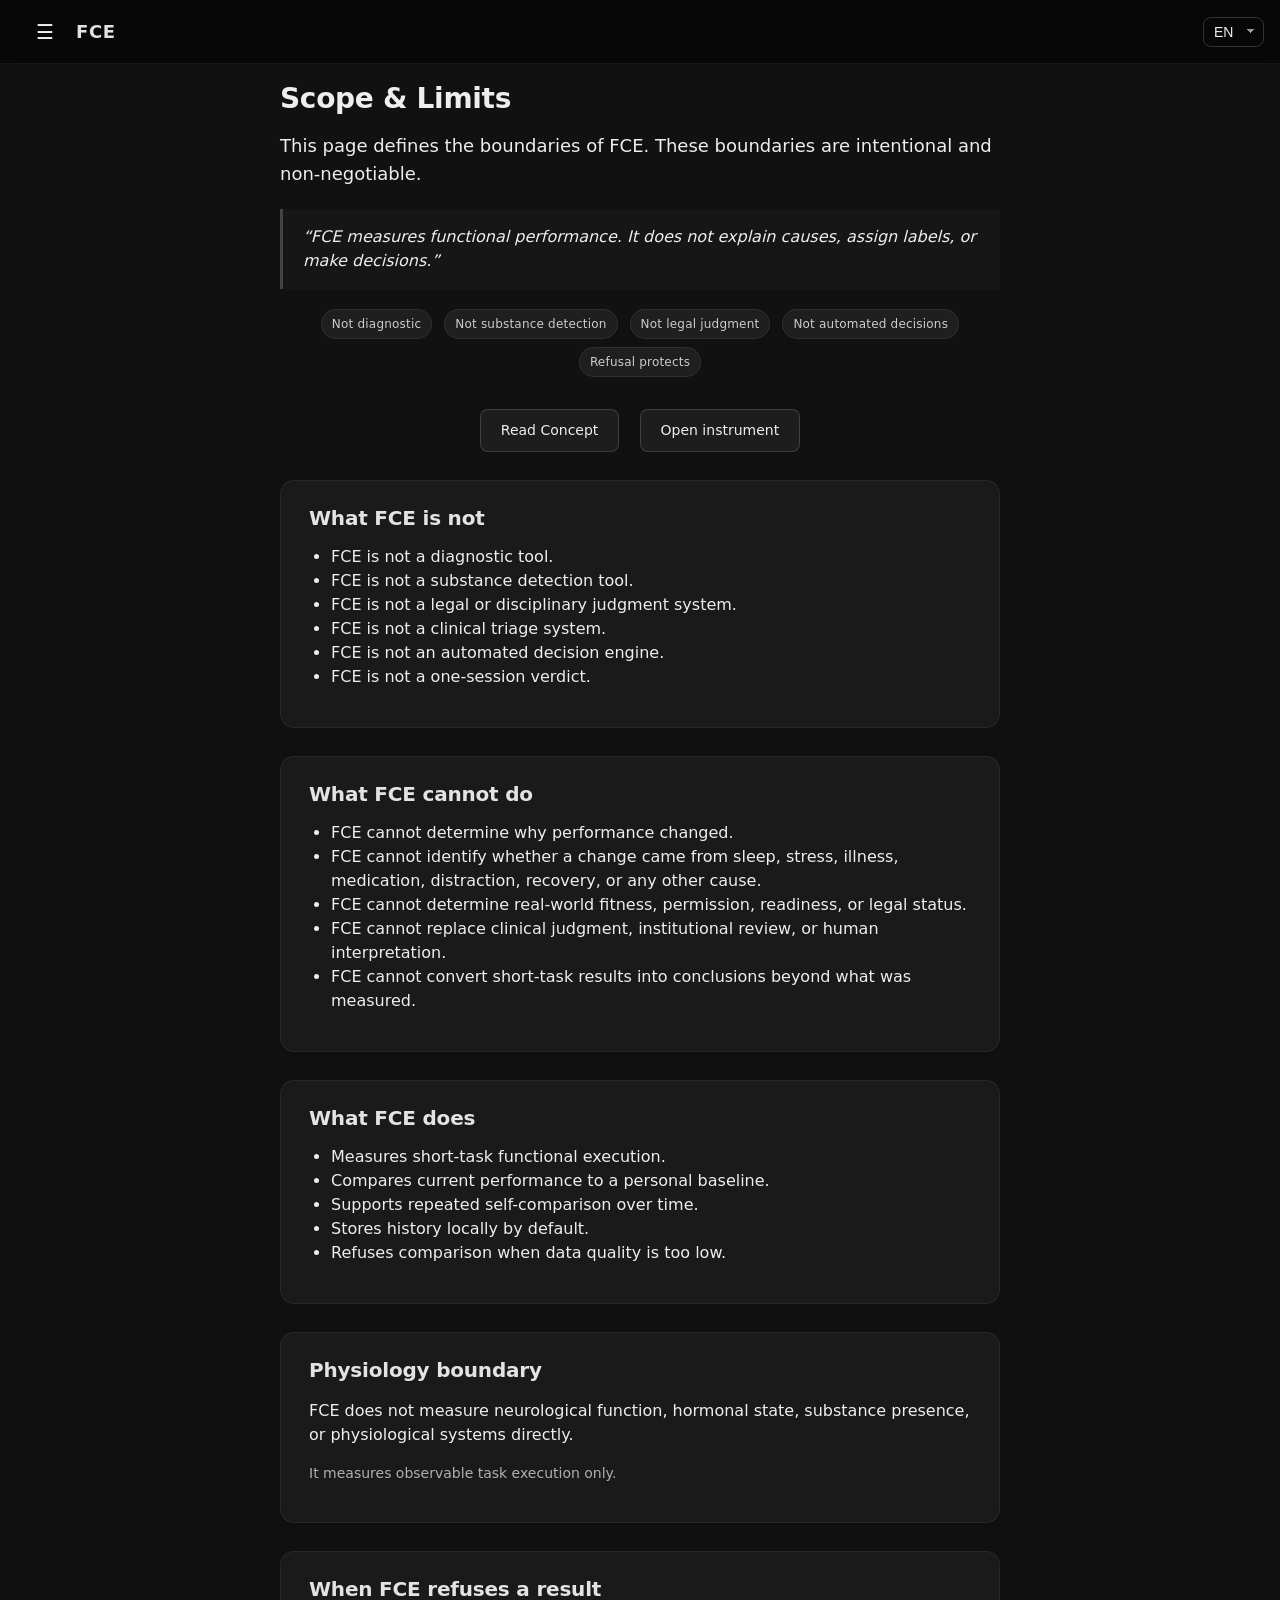
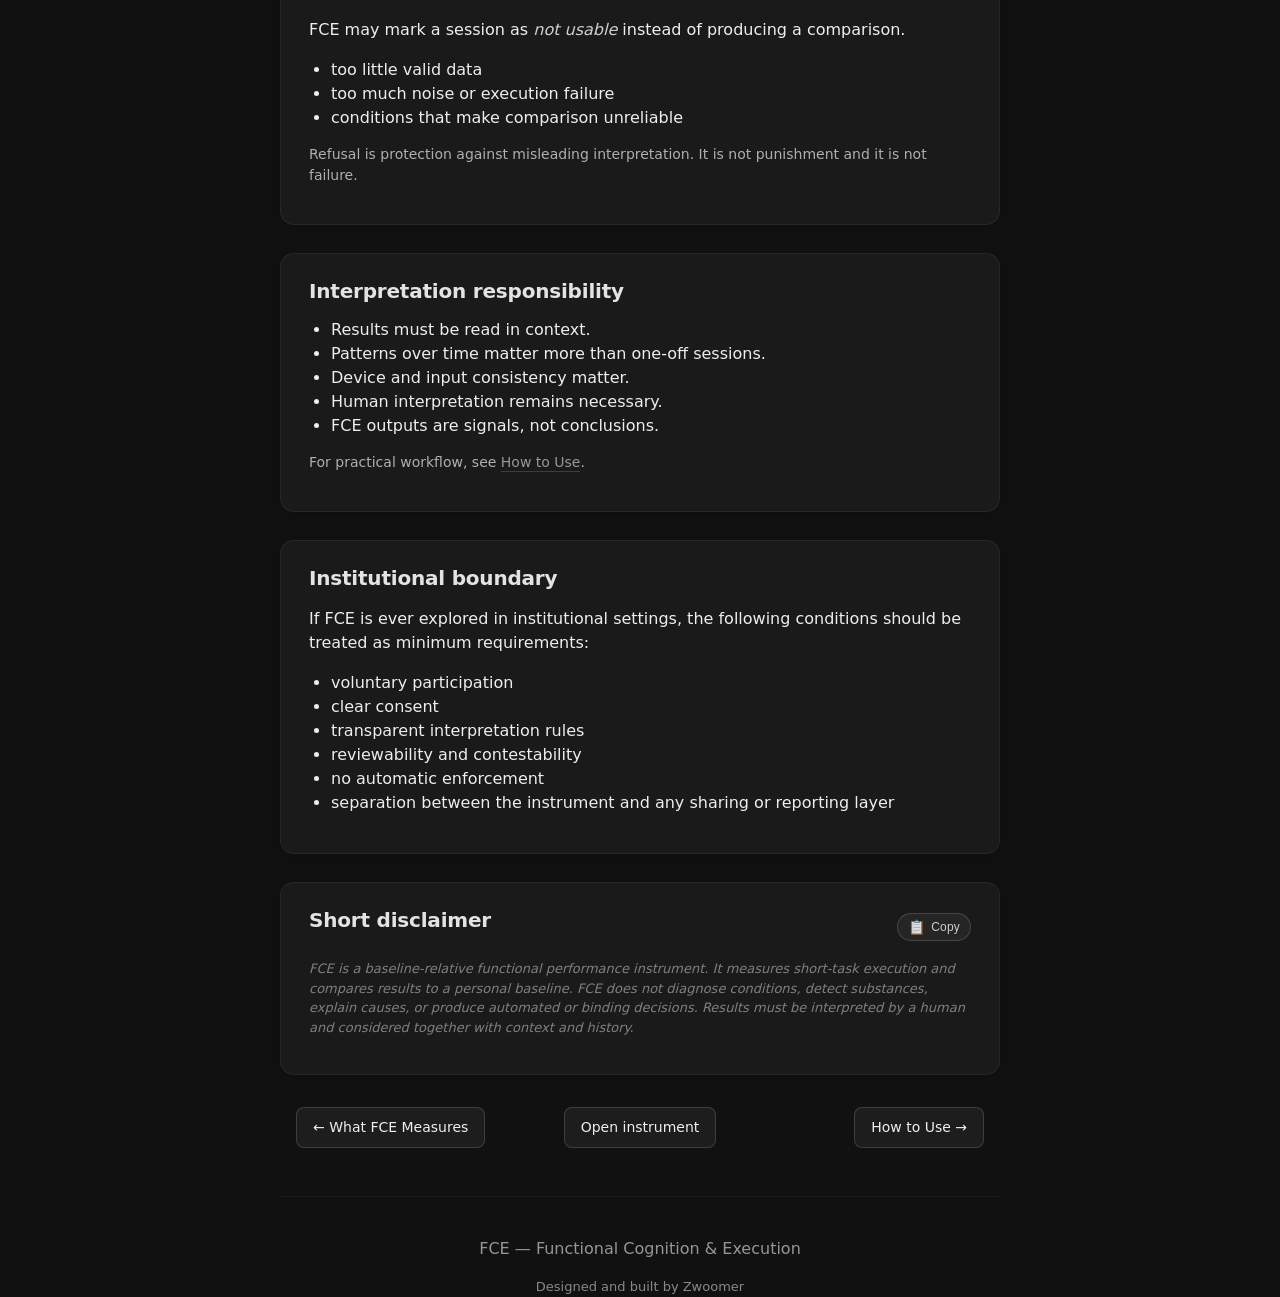
<file: scope.html>
<!DOCTYPE html>
<html lang="en">
<head>
  <meta charset="UTF-8" />
  <meta name="viewport" content="width=device-width, initial-scale=1, viewport-fit=cover" />
  <title>FCE — Scope &amp; Limits</title>
  <link rel="stylesheet" href="style.css" />

  <script>
    try {
      const p = location.pathname.split("/").pop() || "index.html";
      localStorage.setItem("fce_last_page", p);
      if (p && p.endsWith(".html") && !p.includes("index.html")) {
        localStorage.setItem("fce_last_docs_page", p);
      }
    } catch {}
  </script>
</head>

<body>
  <header class="topbar">
    <button id="menuBtn" aria-label="Menu" aria-controls="menu" aria-expanded="false">☰</button>
    <a href="index.html?home=1" class="title brand-link" id="brandLink" style="text-decoration:none; color:inherit;" aria-label="To the instrument">
      <span class="brand-short" aria-hidden="true">FCE</span>
      <span class="brand-long" aria-hidden="true">
        <span class="lang lang-en">To the instrument</span>
        <span class="lang lang-no hidden">Til instrumentet</span>
        <span class="lang lang-lt hidden">Į instrumentą</span>
      </span>
    </a>
    <span class="topbar-page is-hidden" id="topbarPage"></span>

    <div class="topbar-right">
      <div class="lang-select-wrapper">
        <select id="langSelect" class="lang-select" aria-label="Language">
          <option value="en">EN</option>
          <option value="no">NO</option>
          <option value="lt">LT</option>
        </select>
      </div>
    </div>
  </header>

  <nav id="menu" class="menu">
    <div class="menu-header">
      <button id="closeMenuBtn" class="menu-close-btn" aria-label="Close menu">×</button>
    </div>

    <a class="menu-item" href="index.html?home=1">
      <span class="lang lang-en">Home</span>
      <span class="lang lang-no hidden">Hjem</span>
      <span class="lang lang-lt hidden">Pradžia</span>
    </a>

    <a class="menu-item" href="index.html?view=history">
      <span class="lang lang-en">History</span>
      <span class="lang lang-no hidden">Historikk</span>
      <span class="lang lang-lt hidden">Istorija</span>
    </a>

    <div class="menu-section" id="menuSectionCore">
      <button type="button" class="menu-section-toggle" id="menuToggleCore" aria-expanded="false" aria-controls="menuPanelCore">
        <span class="menu-section-label">
          <span class="lang lang-en">Core Docs</span>
          <span class="lang lang-no hidden">Kjernedokumentasjon</span>
          <span class="lang lang-lt hidden">Pagrindiniai dokumentai</span>
        </span>
        <span class="menu-chevron" aria-hidden="true">▸</span>
      </button>
      <div class="menu-section-panel" id="menuPanelCore" role="region" aria-labelledby="menuToggleCore">
        <a class="menu-item menu-item-nested" href="about.html">
          <span class="lang lang-en">About</span>
          <span class="lang lang-no hidden">Om</span>
          <span class="lang lang-lt hidden">Apie</span>
        </a>
        <a class="menu-item menu-item-nested" href="concept.html">
          <span class="lang lang-en">Concept</span>
          <span class="lang lang-no hidden">Konsept</span>
          <span class="lang lang-lt hidden">Koncepcija</span>
        </a>
        <a class="menu-item menu-item-nested" href="what-fce-measures.html">
          <span class="lang lang-en">What FCE Measures</span>
          <span class="lang lang-no hidden">Hva FCE måler</span>
          <span class="lang lang-lt hidden">Ką FCE matuoja</span>
        </a>
        <a class="menu-item menu-item-nested" href="scope.html" aria-current="page">
          <span class="lang lang-en">Scope &amp; Limits</span>
          <span class="lang lang-no hidden">Omfang &amp; begrensninger</span>
          <span class="lang lang-lt hidden">Apimtis ir ribos</span>
        </a>
        <a class="menu-item menu-item-nested" href="how-to-use.html">
          <span class="lang lang-en">How to Use</span>
          <span class="lang lang-no hidden">Hvordan bruke</span>
          <span class="lang lang-lt hidden">Kaip naudoti</span>
        </a>
        <a class="menu-item menu-item-nested" href="how-tests-work.html">
          <span class="lang lang-en">How the tests work</span>
          <span class="lang lang-no hidden">Hvordan testene fungerer</span>
          <span class="lang lang-lt hidden">Kaip veikia testai</span>
        </a>
        <a class="menu-item menu-item-nested" href="faq.html">
          <span class="lang lang-en">FAQ</span>
          <span class="lang lang-no hidden">FAQ</span>
          <span class="lang lang-lt hidden">DUK</span>
        </a>
      </div>
    </div>

    <div class="menu-section" id="menuSectionContext">
      <button type="button" class="menu-section-toggle" id="menuToggleContext" aria-expanded="false" aria-controls="menuPanelContext">
        <span class="menu-section-label">
          <span class="lang lang-en">Context &amp; Development</span>
          <span class="lang lang-no hidden">Kontekst og utvikling</span>
          <span class="lang lang-lt hidden">Kontekstas ir plėtra</span>
        </span>
        <span class="menu-chevron" aria-hidden="true">▸</span>
      </button>
      <div class="menu-section-panel" id="menuPanelContext" role="region" aria-labelledby="menuToggleContext">
        <a class="menu-item menu-item-nested" href="why.html">
          <span class="lang lang-en">Why this exists</span>
          <span class="lang lang-no hidden">Hvorfor dette finnes</span>
          <span class="lang lang-lt hidden">Kodėl tai egzistuoja</span>
        </a>
        <a class="menu-item menu-item-nested" href="applications.html">
          <span class="lang lang-en">Applications / Use Contexts</span>
          <span class="lang lang-no hidden">Bruksområder / kontekster</span>
          <span class="lang lang-lt hidden">Taikymo sritys / naudojimo kontekstai</span>
        </a>
        <a class="menu-item menu-item-nested" href="validation-research.html">
          <span class="lang lang-en">Validation / Research</span>
          <span class="lang lang-no hidden">Validering / forskning</span>
          <span class="lang lang-lt hidden">Validavimas / tyrimai</span>
        </a>
      </div>
    </div>
  </nav>

  <div id="menuOverlay" class="menu-overlay hidden"></div>

  <main class="page">
    <section class="container">

      <!-- EN -->
      <div class="lang lang-en">
        <section class="hero">
          <h2>Scope &amp; Limits</h2>

          <p class="lead">
            This page defines the boundaries of FCE. These boundaries are intentional and non-negotiable.
          </p>

          <blockquote class="quote">
            “FCE measures functional performance. It does not explain causes, assign labels, or make decisions.”
          </blockquote>

          <div style="margin: 18px auto 0; text-align: center; max-width: 720px;">
            <div class="chips" aria-label="FCE boundaries">
              <span class="chip">Not diagnostic</span>
              <span class="chip">Not substance detection</span>
              <span class="chip">Not legal judgment</span>
              <span class="chip">Not automated decisions</span>
              <span class="chip">Refusal protects</span>
            </div>
          </div>
        </section>

        <div style="margin: 24px auto; text-align: center; max-width: 760px; padding: 0 16px;">
          <a href="concept.html"
             style="padding: 10px 20px; font-size: 14px; text-decoration: none;
                    border: 1px solid rgba(255,255,255,0.15); border-radius: 8px;
                    background: rgba(255,255,255,0.05); color: #eee;
                    transition: all 0.2s ease; display: inline-block;">
            Read Concept
          </a>
          <span style="display:inline-block; width:10px;"></span>
          <a href="index.html#instrument"
             style="padding: 10px 20px; font-size: 14px; text-decoration: none;
                    border: 1px solid rgba(255,255,255,0.15); border-radius: 8px;
                    background: rgba(255,255,255,0.05); color: #eee;
                    transition: all 0.2s ease; display: inline-block;">
            Open instrument
          </a>
        </div>

        <section class="card">
          <h3>What FCE is not</h3>
          <ul>
            <li>FCE is not a diagnostic tool.</li>
            <li>FCE is not a substance detection tool.</li>
            <li>FCE is not a legal or disciplinary judgment system.</li>
            <li>FCE is not a clinical triage system.</li>
            <li>FCE is not an automated decision engine.</li>
            <li>FCE is not a one-session verdict.</li>
          </ul>
        </section>

        <section class="card">
          <h3>What FCE cannot do</h3>
          <ul>
            <li>FCE cannot determine why performance changed.</li>
            <li>FCE cannot identify whether a change came from sleep, stress, illness, medication, distraction, recovery, or any other cause.</li>
            <li>FCE cannot determine real-world fitness, permission, readiness, or legal status.</li>
            <li>FCE cannot replace clinical judgment, institutional review, or human interpretation.</li>
            <li>FCE cannot convert short-task results into conclusions beyond what was measured.</li>
          </ul>
        </section>

        <section class="card">
          <h3>What FCE does</h3>
          <ul>
            <li>Measures short-task functional execution.</li>
            <li>Compares current performance to a personal baseline.</li>
            <li>Supports repeated self-comparison over time.</li>
            <li>Stores history locally by default.</li>
            <li>Refuses comparison when data quality is too low.</li>
          </ul>
        </section>

        <section class="card">
          <h3>Physiology boundary</h3>
          <p>
            FCE does not measure neurological function, hormonal state, substance presence, or physiological systems directly.
          </p>
          <p class="muted">
            It measures observable task execution only.
          </p>
        </section>

        <section class="card">
          <h3>When FCE refuses a result</h3>
          <p>
            FCE may mark a session as <em>not usable</em> instead of producing a comparison.
          </p>
          <ul>
            <li>too little valid data</li>
            <li>too much noise or execution failure</li>
            <li>conditions that make comparison unreliable</li>
          </ul>
          <p class="muted">
            Refusal is protection against misleading interpretation. It is not punishment and it is not failure.
          </p>
        </section>

        <section class="card">
          <h3>Interpretation responsibility</h3>
          <ul>
            <li>Results must be read in context.</li>
            <li>Patterns over time matter more than one-off sessions.</li>
            <li>Device and input consistency matter.</li>
            <li>Human interpretation remains necessary.</li>
            <li>FCE outputs are signals, not conclusions.</li>
          </ul>
          <p class="muted">
            For practical workflow, see <a href="how-to-use.html">How to Use</a>.
          </p>
        </section>

        <section class="card">
          <h3>Institutional boundary</h3>
          <p>
            If FCE is ever explored in institutional settings, the following conditions should be treated as minimum requirements:
          </p>
          <ul>
            <li>voluntary participation</li>
            <li>clear consent</li>
            <li>transparent interpretation rules</li>
            <li>reviewability and contestability</li>
            <li>no automatic enforcement</li>
            <li>separation between the instrument and any sharing or reporting layer</li>
          </ul>
        </section>

        <section class="card copy-block">
          <div class="card-utility">
            <h3>Short disclaimer</h3>
            <button
              class="copy-btn"
              type="button"
              data-copy-target="#disclaimerEn"
              data-tooltip="Copy to clipboard"
              aria-label="Copy disclaimer to clipboard"
            >
              <span class="copy-icon" aria-hidden="true">📋</span>
              <span class="copy-label">Copy</span>
            </button>
          </div>

          <p class="note" id="disclaimerEn">
            FCE is a baseline-relative functional performance instrument. It measures short-task execution and compares results to a personal baseline. FCE does not diagnose conditions, detect substances, explain causes, or produce automated or binding decisions. Results must be interpreted by a human and considered together with context and history.
          </p>

          <span class="muted copy-status" data-copy-status="en" aria-live="polite"></span>
        </section>
      </div>

      <!-- NO -->
      <div class="lang lang-no hidden">
        <section class="hero">
          <h2>Omfang &amp; begrensninger</h2>

          <p class="lead">
            Denne siden definerer grensene for FCE. Disse grensene er bevisste og ikke-forhandlingsbare.
          </p>

          <blockquote class="quote">
            «FCE måler funksjonell prestasjon. Det forklarer ikke årsak, gir ikke merkelapper og tar ikke beslutninger.»
          </blockquote>

          <div style="margin: 18px auto 0; text-align: center; max-width: 720px;">
            <div class="chips" aria-label="FCE grenser">
              <span class="chip">Ikke diagnostisk</span>
              <span class="chip">Ikke stoffdeteksjon</span>
              <span class="chip">Ikke juridisk dom</span>
              <span class="chip">Ikke automatiske beslutninger</span>
              <span class="chip">Avslag beskytter</span>
            </div>
          </div>
        </section>

        <div style="margin: 24px auto; text-align: center; max-width: 760px; padding: 0 16px;">
          <a href="concept.html"
             style="padding: 10px 20px; font-size: 14px; text-decoration: none;
                    border: 1px solid rgba(255,255,255,0.15); border-radius: 8px;
                    background: rgba(255,255,255,0.05); color: #eee;
                    transition: all 0.2s ease; display: inline-block;">
            Les Konsept
          </a>
          <span style="display:inline-block; width:10px;"></span>
          <a href="index.html#instrument"
             style="padding: 10px 20px; font-size: 14px; text-decoration: none;
                    border: 1px solid rgba(255,255,255,0.15); border-radius: 8px;
                    background: rgba(255,255,255,0.05); color: #eee;
                    transition: all 0.2s ease; display: inline-block;">
            Åpne instrument
          </a>
        </div>

        <section class="card">
          <h3>Hva FCE ikke er</h3>
          <ul>
            <li>FCE er ikke et diagnostisk verktøy.</li>
            <li>FCE er ikke et verktøy for stoff- eller rusdeteksjon.</li>
            <li>FCE er ikke et juridisk eller disiplinært domssystem.</li>
            <li>FCE er ikke et klinisk triageverktøy.</li>
            <li>FCE er ikke en automatisert beslutningsmotor.</li>
            <li>FCE er ikke en dom basert på én økt.</li>
          </ul>
        </section>

        <section class="card">
          <h3>Hva FCE ikke kan gjøre</h3>
          <ul>
            <li>FCE kan ikke avgjøre hvorfor prestasjon endret seg.</li>
            <li>FCE kan ikke identifisere om endringen skyldes søvn, stress, sykdom, medikasjon, distraksjon, restitusjon eller noe annet.</li>
            <li>FCE kan ikke avgjøre reell egnethet, tillatelse, readiness eller juridisk status.</li>
            <li>FCE kan ikke erstatte klinisk vurdering, institusjonell gjennomgang eller menneskelig tolkning.</li>
            <li>FCE kan ikke omgjøre korte oppgaveresultater til konklusjoner utover det som faktisk ble målt.</li>
          </ul>
        </section>

        <section class="card">
          <h3>Hva FCE gjør</h3>
          <ul>
            <li>Måler funksjonell utførelse i korte oppgaver.</li>
            <li>Sammenligner nåværende prestasjon med personlig baseline.</li>
            <li>Støtter gjentatt sammenligning over tid.</li>
            <li>Lagrer historikk lokalt som standard.</li>
            <li>Gir avslag når datakvaliteten er for lav.</li>
          </ul>
        </section>

        <section class="card">
          <h3>Fysiologisk grense</h3>
          <p>
            FCE måler ikke nevrologisk funksjon, hormonell tilstand, tilstedeværelse av stoffer eller fysiologiske systemer direkte.
          </p>
          <p class="muted">
            Det måler kun observerbar oppgaveutførelse.
          </p>
        </section>

        <section class="card">
          <h3>Når FCE gir avslag</h3>
          <p>
            FCE kan markere en økt som <em>ikke brukbar</em> i stedet for å produsere en sammenligning.
          </p>
          <ul>
            <li>for lite gyldige data</li>
            <li>for mye støy eller utførelsessvikt</li>
            <li>forhold som gjør sammenligning upålitelig</li>
          </ul>
          <p class="muted">
            Avslag er beskyttelse mot misvisende tolkning. Det er ikke straff og det er ikke feil.
          </p>
        </section>

        <section class="card">
          <h3>Tolkningsansvar</h3>
          <ul>
            <li>Resultater må leses i kontekst.</li>
            <li>Mønstre over tid betyr mer enn enkeltøkter.</li>
            <li>Enhets- og inputkonsistens betyr noe.</li>
            <li>Menneskelig tolkning er fortsatt nødvendig.</li>
            <li>FCE-utdata er signaler, ikke konklusjoner.</li>
          </ul>
          <p class="muted">
            For praktisk arbeidsflyt, se <a href="how-to-use.html">Hvordan bruke</a>.
          </p>
        </section>

        <section class="card">
          <h3>Institusjonell grense</h3>
          <p>
            Dersom FCE noen gang utforskes i institusjonell sammenheng, bør følgende behandles som minstekrav:
          </p>
          <ul>
            <li>frivillig deltakelse</li>
            <li>tydelig samtykke</li>
            <li>transparente tolkningsregler</li>
            <li>etterprøvbarhet og klagemulighet</li>
            <li>ingen automatisk håndheving</li>
            <li>skille mellom instrumentet og eventuelle delings- eller rapportlag</li>
          </ul>
        </section>

        <section class="card copy-block">
          <div class="card-utility">
            <h3>Kort ansvarsfraskrivelse</h3>
            <button
              class="copy-btn"
              type="button"
              data-copy-target="#disclaimerNo"
              data-tooltip="Kopier"
              aria-label="Kopier ansvarsfraskrivelse"
            >
              <span class="copy-icon" aria-hidden="true">📋</span>
              <span class="copy-label">Kopier</span>
            </button>
          </div>

          <p class="note" id="disclaimerNo">
            FCE er et baseline-relativt instrument for funksjonell prestasjon. Det måler utførelse i korte oppgaver og sammenligner resultater med personlig baseline. FCE stiller ikke diagnose, påviser ikke stoffer, forklarer ikke årsak og gir ikke automatiserte eller bindende beslutninger. Resultater må tolkes av et menneske og vurderes sammen med kontekst og historikk.
          </p>

          <span class="muted copy-status" data-copy-status="no" aria-live="polite"></span>
        </section>
      </div>

      <!-- LT -->
      <div class="lang lang-lt hidden">
        <section class="hero">
          <h2>Apimtis ir ribos</h2>

          <p class="lead">
            Šiame puslapyje apibrėžiamos FCE ribos. Šios ribos yra sąmoningos ir neginčijamos.
          </p>

          <blockquote class="quote">
            „FCE matuoja funkcinį atlikimą. Jis neaiškina priežasčių, nepriskiria etikečių ir nepriima sprendimų.“
          </blockquote>

          <div style="margin: 18px auto 0; text-align: center; max-width: 720px;">
            <div class="chips" aria-label="FCE ribos">
              <span class="chip">Nediagnostinis</span>
              <span class="chip">Ne medžiagų aptikimas</span>
              <span class="chip">Ne teisinis sprendimas</span>
              <span class="chip">Ne automatiniai sprendimai</span>
              <span class="chip">Atsisakymas saugo</span>
            </div>
          </div>
        </section>

        <div style="margin: 24px auto; text-align: center; max-width: 760px; padding: 0 16px;">
          <a href="concept.html"
             style="padding: 10px 20px; font-size: 14px; text-decoration: none;
                    border: 1px solid rgba(255,255,255,0.15); border-radius: 8px;
                    background: rgba(255,255,255,0.05); color: #eee;
                    transition: all 0.2s ease; display: inline-block;">
            Skaityti koncepciją
          </a>
          <span style="display:inline-block; width:10px;"></span>
          <a href="index.html#instrument"
             style="padding: 10px 20px; font-size: 14px; text-decoration: none;
                    border: 1px solid rgba(255,255,255,0.15); border-radius: 8px;
                    background: rgba(255,255,255,0.05); color: #eee;
                    transition: all 0.2s ease; display: inline-block;">
            Atidaryti instrumentą
          </a>
        </div>

        <section class="card">
          <h3>Kas FCE nėra</h3>
          <ul>
            <li>FCE nėra diagnostinis įrankis.</li>
            <li>FCE nėra medžiagų ar apsvaigimo aptikimo priemonė.</li>
            <li>FCE nėra teisinio ar drausminio vertinimo sistema.</li>
            <li>FCE nėra klinikinio triage sistema.</li>
            <li>FCE nėra automatinis sprendimų variklis.</li>
            <li>FCE nėra vienos sesijos nuosprendis.</li>
          </ul>
        </section>

        <section class="card">
          <h3>Ko FCE negali padaryti</h3>
          <ul>
            <li>FCE negali nustatyti, kodėl atlikimas pasikeitė.</li>
            <li>FCE negali nustatyti, ar pokytį sukėlė miegas, stresas, liga, vaistai, išsiblaškymas, atsistatymas ar kažkas kita.</li>
            <li>FCE negali nustatyti realaus tinkamumo, leidimo, pasirengimo ar teisinio statuso.</li>
            <li>FCE negali pakeisti klinikinio vertinimo, institucinės peržiūros ar žmogaus interpretacijos.</li>
            <li>FCE negali paversti trumpų užduočių rezultatų išvadomis, kurios viršija tai, kas iš tikrųjų buvo išmatuota.</li>
          </ul>
        </section>

        <section class="card">
          <h3>Ką FCE daro</h3>
          <ul>
            <li>Matuoja funkcinį atlikimą trumpose užduotyse.</li>
            <li>Lygina dabartinį atlikimą su asmenine baze.</li>
            <li>Palaiko pakartotinį lyginimą laikui bėgant.</li>
            <li>Pagal nutylėjimą saugo istoriją lokaliai.</li>
            <li>Atsisako pateikti palyginimą, kai duomenų kokybė per žema.</li>
          </ul>
        </section>

        <section class="card">
          <h3>Fiziologinė riba</h3>
          <p>
            FCE tiesiogiai nematuoja neurologinės funkcijos, hormoninės būklės, medžiagų buvimo ar fiziologinių sistemų.
          </p>
          <p class="muted">
            Jis matuoja tik stebimą užduočių atlikimą.
          </p>
        </section>

        <section class="card">
          <h3>Kada FCE atsisako pateikti rezultatą</h3>
          <p>
            FCE gali pažymėti sesiją kaip <em>netinkamą naudoti</em>, užuot pateikęs palyginimą.
          </p>
          <ul>
            <li>per mažai galiojančių duomenų</li>
            <li>per daug triukšmo arba vykdymo klaidų</li>
            <li>sąlygos, dėl kurių palyginimas tampa nepatikimas</li>
          </ul>
          <p class="muted">
            Atsisakymas yra apsauga nuo klaidinančios interpretacijos. Tai nėra bausmė ir tai nėra nesėkmė.
          </p>
        </section>

        <section class="card">
          <h3>Interpretacijos atsakomybė</h3>
          <ul>
            <li>Rezultatai turi būti skaitomi kontekste.</li>
            <li>Dėsningumai laikui bėgant svarbesni nei pavienės sesijos.</li>
            <li>Įrenginio ir įvesties nuoseklumas yra svarbus.</li>
            <li>Žmogaus interpretacija išlieka būtina.</li>
            <li>FCE išvestys yra signalai, o ne išvados.</li>
          </ul>
          <p class="muted">
            Praktiniam naudojimui žr. <a href="how-to-use.html">Kaip naudoti</a>.
          </p>
        </section>

        <section class="card">
          <h3>Institucinė riba</h3>
          <p>
            Jei FCE kada nors būtų nagrinėjamas instituciniuose kontekstuose, šios sąlygos turėtų būti laikomos minimaliomis:
          </p>
          <ul>
            <li>savanoriškas dalyvavimas</li>
            <li>aiškus sutikimas</li>
            <li>skaidrios interpretavimo taisyklės</li>
            <li>peržiūrimumas ir galimybė ginčyti</li>
            <li>jokio automatinio vykdymo</li>
            <li>atskyrimas tarp instrumento ir bet kokio dalijimosi ar ataskaitų sluoksnio</li>
          </ul>
        </section>

        <section class="card copy-block">
          <div class="card-utility">
            <h3>Trumpa atsakomybės ribojimo formuluotė</h3>
            <button
              class="copy-btn"
              type="button"
              data-copy-target="#disclaimerLt"
              data-tooltip="Kopijuoti"
              aria-label="Kopijuoti atsakomybės ribojimo formuluotę"
            >
              <span class="copy-icon" aria-hidden="true">📋</span>
              <span class="copy-label">Kopijuoti</span>
            </button>
          </div>

          <p class="note" id="disclaimerLt">
            FCE yra su asmenine baze lyginamas funkcinio atlikimo instrumentas. Jis matuoja trumpų užduočių atlikimą ir lygina rezultatus su asmenine baze. FCE nediagnozuoja būklių, neaptinka medžiagų, neaiškina priežasčių ir nepateikia automatinių ar privalomų sprendimų. Rezultatai turi būti interpretuojami žmogaus ir vertinami kartu su kontekstu bei istorija.
          </p>

          <span class="muted copy-status" data-copy-status="lt" aria-live="polite"></span>
        </section>
      </div>

      <nav class="docs-nav">
        <div class="docs-nav-left">
          <a href="what-fce-measures.html" class="docs-nav-btn">
            <span class="lang lang-en">← What FCE Measures</span>
            <span class="lang lang-no hidden">← Hva FCE måler</span>
            <span class="lang lang-lt hidden">← Ką FCE matuoja</span>
          </a>
        </div>

        <div class="docs-nav-center">
          <a href="index.html#instrument" class="docs-nav-btn">
            <span class="lang lang-en">Open instrument</span>
            <span class="lang lang-no hidden">Åpne instrument</span>
            <span class="lang lang-lt hidden">Atidaryti instrumentą</span>
          </a>
        </div>

        <div class="docs-nav-right">
          <a href="how-to-use.html" class="docs-nav-btn">
            <span class="lang lang-en">How to Use →</span>
            <span class="lang lang-no hidden">Hvordan bruke →</span>
            <span class="lang lang-lt hidden">Kaip naudoti →</span>
          </a>
        </div>
      </nav>

      <footer class="footer muted">
        <p>FCE — Functional Cognition &amp; Execution</p>
        <p class="footer-builtby">Designed and built by Zwoomer</p>
      </footer>
    </section>
  </main>

  <script>
    (function () {
      const menu = document.getElementById("menu");
      const overlay = document.getElementById("menuOverlay");
      const menuBtn = document.getElementById("menuBtn");
      const closeMenuBtn = document.getElementById("closeMenuBtn");

      function openMenu() {
        menu.classList.add("open");
        overlay.classList.remove("hidden");
        document.body.classList.add("menu-open");
        if (menuBtn) menuBtn.setAttribute("aria-expanded", "true");
      }

      function closeMenu() {
        menu.classList.remove("open");
        overlay.classList.add("hidden");
        document.body.classList.remove("menu-open");
        if (menuBtn) menuBtn.setAttribute("aria-expanded", "false");
      }

      menuBtn && menuBtn.addEventListener("click", () => {
        if (menu.classList.contains("open")) closeMenu();
        else openMenu();
      });

      closeMenuBtn && closeMenuBtn.addEventListener("click", closeMenu);
      overlay && overlay.addEventListener("click", closeMenu);

      document.addEventListener("keydown", (e) => {
        if (e.key === "Escape" && menu.classList.contains("open")) closeMenu();
      });

      document.querySelectorAll(".menu-item").forEach(item => {
        item.addEventListener("click", (e) => {
          if (!item.classList.contains("is-disabled")) closeMenu();
          else e.preventDefault();
        });
      });

      const LANG_KEY = "fce_lang";
      const hasLtContent = !!document.querySelector(".lang-lt");

      let currentLang = localStorage.getItem(LANG_KEY);
      if (!currentLang) {
        const oldLang = localStorage.getItem("fce_lang_v1");
        if (oldLang) {
          currentLang = oldLang;
          try { localStorage.setItem(LANG_KEY, currentLang); } catch {}
        } else {
          currentLang = "en";
        }
      }

      if (currentLang === "lt" && !hasLtContent) {
        currentLang = "en";
        try { localStorage.setItem(LANG_KEY, currentLang); } catch {}
      }

      const langSelect = document.getElementById("langSelect");

      if (langSelect) {
        const hasLtOption = Array.from(langSelect.options).some(opt => opt.value === "lt");
        if (!hasLtOption) {
          const ltOption = document.createElement("option");
          ltOption.value = "lt";
          ltOption.textContent = "LT";
          langSelect.appendChild(ltOption);
        }
      }

      if (langSelect) langSelect.value = currentLang;

      const I18N_PAGES = {
        en: {
          about: "About",
          concept: "Concept",
          "what-fce-measures": "What FCE Measures",
          scope: "Scope & Limits",
          "how-to-use": "How to use",
          "how-tests-work": "How the tests work",
          faq: "FAQ"
        },
        no: {
          about: "Om",
          concept: "Konsept",
          "what-fce-measures": "Hva FCE måler",
          scope: "Omfang & begrensninger",
          "how-to-use": "Hvordan bruke",
          "how-tests-work": "Hvordan testene fungerer",
          faq: "FAQ"
        },
        lt: {
          about: "Apie",
          concept: "Koncepcija",
          "what-fce-measures": "Ką FCE matuoja",
          scope: "Apimtis ir ribos",
          "how-to-use": "Kaip naudoti",
          "how-tests-work": "Kaip veikia testai",
          faq: "DUK"
        }
      };

      function getPageTitle(lang) {
        const pageName = (location.pathname.split("/").pop() || "scope.html").replace(".html", "");
        return (I18N_PAGES[lang] && I18N_PAGES[lang][pageName])
          ? I18N_PAGES[lang][pageName]
          : (I18N_PAGES.en[pageName] || "Scope & Limits");
      }

      function updateTopbarPage() {
        const topbarPage = document.getElementById("topbarPage");
        if (topbarPage) {
          topbarPage.textContent = getPageTitle(currentLang);
        }
      }

      function applyLanguage(lang) {
        let contentLang = lang;
        if (contentLang === "lt" && !hasLtContent) {
          contentLang = "en";
        }

        const uiLang = contentLang;

        currentLang = contentLang;
        try { localStorage.setItem(LANG_KEY, contentLang); } catch {}
        if (langSelect) langSelect.value = currentLang;

        document.querySelectorAll(".lang-en").forEach(el => el.classList.toggle("hidden", contentLang !== "en"));
        document.querySelectorAll(".lang-no").forEach(el => el.classList.toggle("hidden", contentLang !== "no"));
        document.querySelectorAll(".lang-lt").forEach(el => el.classList.toggle("hidden", contentLang !== "lt"));

        document.querySelectorAll(".menu .lang-en, .docs-nav .lang-en").forEach(el => {
          el.classList.toggle("hidden", uiLang !== "en");
        });
        document.querySelectorAll(".menu .lang-no, .docs-nav .lang-no").forEach(el => {
          el.classList.toggle("hidden", uiLang !== "no");
        });
        document.querySelectorAll(".menu .lang-lt, .docs-nav .lang-lt").forEach(el => {
          el.classList.toggle("hidden", uiLang !== "lt");
        });

        updateTopbarPage();
        setupScrollObserver();
      }

      let scrollObserver = null;
      function setupScrollObserver() {
        if (scrollObserver) scrollObserver.disconnect();

        const pageHeading = document.querySelector(".lang:not(.hidden) .hero h2") || document.querySelector(".hero h2");
        const topbarPage = document.getElementById("topbarPage");
        if (!topbarPage || !pageHeading) return;

        function updateVisibility(isIntersecting) {
          if (isIntersecting) topbarPage.classList.add("is-hidden");
          else topbarPage.classList.remove("is-hidden");
        }

        scrollObserver = new IntersectionObserver((entries) => {
          entries.forEach(entry => updateVisibility(entry.isIntersecting));
        }, { threshold: 0.25 });

        scrollObserver.observe(pageHeading);
      }

      langSelect && langSelect.addEventListener("change", (e) => applyLanguage(e.target.value));

      applyLanguage(currentLang);

      function updateBrandLinkHint() {
        const brandLink = document.getElementById("brandLink");
        if (!brandLink) return;
        const hints = { en: "To the instrument", no: "Til instrumentet", lt: "Į instrumentą" };
        const hint = hints[currentLang] || hints.en;
        brandLink.setAttribute("data-hint", hint);
        brandLink.setAttribute("aria-label", hint);
      }

      updateBrandLinkHint();
      langSelect && langSelect.addEventListener("change", () => {
        updateBrandLinkHint();
      });

      function storeScrollPosition() {
        try {
          const scrollPos = window.scrollY || window.pageYOffset || 0;
          if (scrollPos > 0) {
            localStorage.setItem("fce_doc_scroll_scope", String(scrollPos));
          }
        } catch (e) {}
      }

      document.addEventListener("visibilitychange", () => {
        if (document.visibilityState === "hidden") {
          storeScrollPosition();
        }
      });

      window.addEventListener("beforeunload", storeScrollPosition);

      try {
        if (window.location.hash === "#restore-scroll") {
          const storedScroll = localStorage.getItem("fce_doc_scroll_scope");
          if (storedScroll) {
            const scrollPos = parseInt(storedScroll, 10);
            if (!isNaN(scrollPos) && scrollPos > 0) {
              history.replaceState(null, "", window.location.pathname);
              requestAnimationFrame(() => {
                window.scrollTo(0, scrollPos);
              });
            }
          }
        }
      } catch (e) {}
    })();
  </script>
  <script src="menu-sections.js" defer></script>
  <script src="docs.js"></script>
</body>
</html>
</file>
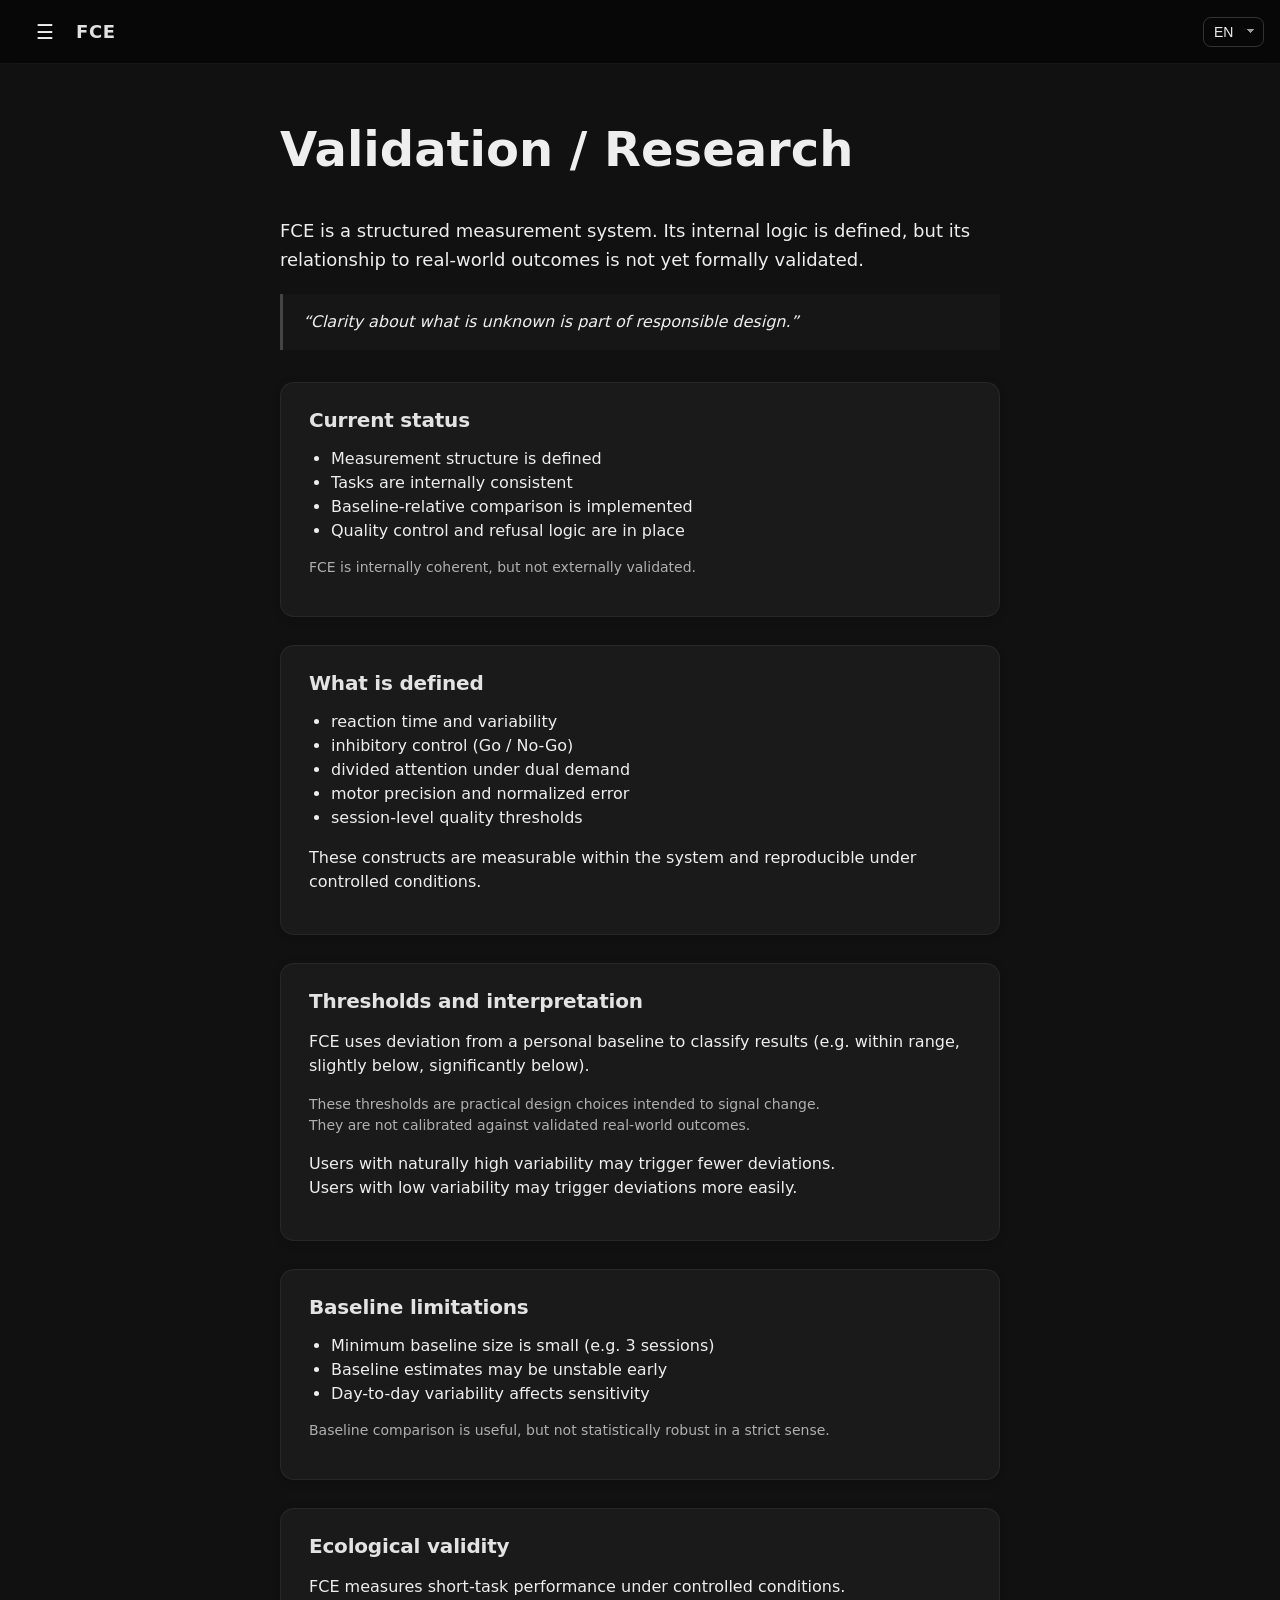
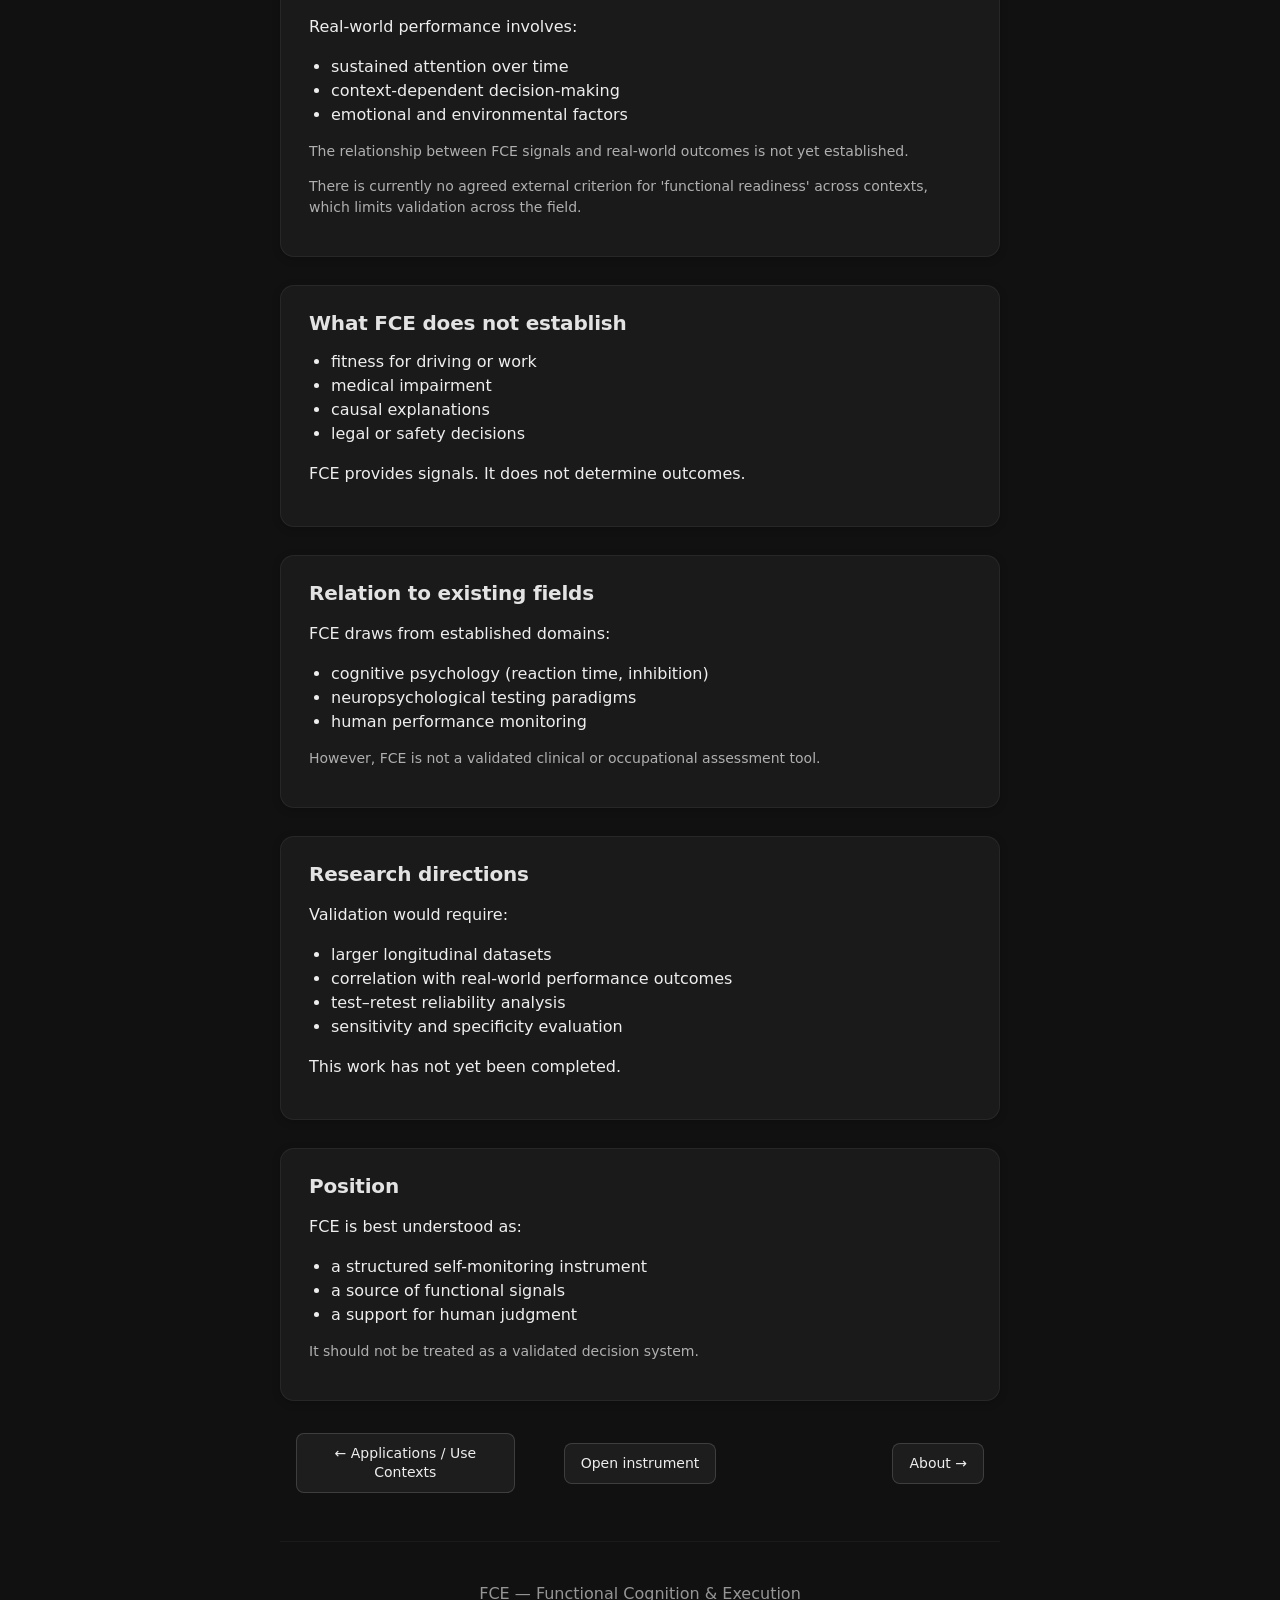
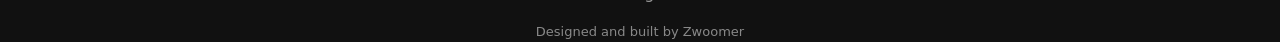
<file: validation-research.html>
<!DOCTYPE html>
<html lang="en">
<head>
  <meta charset="UTF-8" />
  <meta name="viewport" content="width=device-width, initial-scale=1, viewport-fit=cover" />
  <title>FCE — Validation / Research</title>
  <link rel="stylesheet" href="style.css" />

  <script>
    try {
      const p = location.pathname.split("/").pop() || "index.html";
      localStorage.setItem("fce_last_page", p);
      if (p && p.endsWith(".html") && !p.includes("index.html")) {
        localStorage.setItem("fce_last_docs_page", p);
      }
    } catch {}
  </script>
</head>

<body>
  <header class="topbar">
    <button id="menuBtn" aria-label="Menu" aria-controls="menu" aria-expanded="false">☰</button>
    <a href="index.html?home=1" class="title brand-link" id="brandLink" style="text-decoration:none; color:inherit;" aria-label="To the instrument">
      <span class="brand-short" aria-hidden="true">FCE</span>
      <span class="brand-long" aria-hidden="true">
        <span class="lang lang-en">To the instrument</span>
        <span class="lang lang-no hidden">Til instrumentet</span>
        <span class="lang lang-lt hidden">Į instrumentą</span>
      </span>
    </a>
    <span class="topbar-page is-hidden" id="topbarPage"></span>

    <div class="topbar-right">
      <div class="lang-select-wrapper">
        <select id="langSelect" class="lang-select" aria-label="Language">
          <option value="en">EN</option>
          <option value="no">NO</option>
          <option value="lt">LT</option>
        </select>
      </div>
    </div>
  </header>

  <nav id="menu" class="menu">
    <div class="menu-header">
      <button id="closeMenuBtn" class="menu-close-btn" aria-label="Close menu">×</button>
    </div>

    <a class="menu-item" href="index.html?home=1">
      <span class="lang lang-en">Home</span>
      <span class="lang lang-no hidden">Hjem</span>
      <span class="lang lang-lt hidden">Pradžia</span>
    </a>

    <a class="menu-item" href="index.html?view=history">
      <span class="lang lang-en">History</span>
      <span class="lang lang-no hidden">Historikk</span>
      <span class="lang lang-lt hidden">Istorija</span>
    </a>

    <div class="menu-section" id="menuSectionCore">
      <button type="button" class="menu-section-toggle" id="menuToggleCore" aria-expanded="false" aria-controls="menuPanelCore">
        <span class="menu-section-label">
          <span class="lang lang-en">Core Docs</span>
          <span class="lang lang-no hidden">Kjernedokumentasjon</span>
          <span class="lang lang-lt hidden">Pagrindiniai dokumentai</span>
        </span>
        <span class="menu-chevron" aria-hidden="true">▸</span>
      </button>
      <div class="menu-section-panel" id="menuPanelCore" role="region" aria-labelledby="menuToggleCore">
        <a class="menu-item menu-item-nested" href="about.html">
          <span class="lang lang-en">About</span>
          <span class="lang lang-no hidden">Om</span>
          <span class="lang lang-lt hidden">Apie</span>
        </a>
        <a class="menu-item menu-item-nested" href="concept.html">
          <span class="lang lang-en">Concept</span>
          <span class="lang lang-no hidden">Konsept</span>
          <span class="lang lang-lt hidden">Koncepcija</span>
        </a>
        <a class="menu-item menu-item-nested" href="what-fce-measures.html">
          <span class="lang lang-en">What FCE Measures</span>
          <span class="lang lang-no hidden">Hva FCE måler</span>
          <span class="lang lang-lt hidden">Ką FCE matuoja</span>
        </a>
        <a class="menu-item menu-item-nested" href="scope.html">
          <span class="lang lang-en">Scope &amp; Limits</span>
          <span class="lang lang-no hidden">Omfang &amp; begrensninger</span>
          <span class="lang lang-lt hidden">Apimtis ir ribos</span>
        </a>
        <a class="menu-item menu-item-nested" href="how-to-use.html">
          <span class="lang lang-en">How to Use</span>
          <span class="lang lang-no hidden">Hvordan bruke</span>
          <span class="lang lang-lt hidden">Kaip naudoti</span>
        </a>
        <a class="menu-item menu-item-nested" href="how-tests-work.html">
          <span class="lang lang-en">How the tests work</span>
          <span class="lang lang-no hidden">Hvordan testene fungerer</span>
          <span class="lang lang-lt hidden">Kaip veikia testai</span>
        </a>
        <a class="menu-item menu-item-nested" href="faq.html">
          <span class="lang lang-en">FAQ</span>
          <span class="lang lang-no hidden">FAQ</span>
          <span class="lang lang-lt hidden">DUK</span>
        </a>
      </div>
    </div>

    <div class="menu-section" id="menuSectionContext">
      <button type="button" class="menu-section-toggle" id="menuToggleContext" aria-expanded="false" aria-controls="menuPanelContext">
        <span class="menu-section-label">
          <span class="lang lang-en">Context &amp; Development</span>
          <span class="lang lang-no hidden">Kontekst og utvikling</span>
          <span class="lang lang-lt hidden">Kontekstas ir plėtra</span>
        </span>
        <span class="menu-chevron" aria-hidden="true">▸</span>
      </button>
      <div class="menu-section-panel" id="menuPanelContext" role="region" aria-labelledby="menuToggleContext">
        <a class="menu-item menu-item-nested" href="why.html">
          <span class="lang lang-en">Why this exists</span>
          <span class="lang lang-no hidden">Hvorfor dette finnes</span>
          <span class="lang lang-lt hidden">Kodėl tai egzistuoja</span>
        </a>
        <a class="menu-item menu-item-nested" href="applications.html">
          <span class="lang lang-en">Applications / Use Contexts</span>
          <span class="lang lang-no hidden">Bruksområder / kontekster</span>
          <span class="lang lang-lt hidden">Taikymo sritys / naudojimo kontekstai</span>
        </a>
        <a class="menu-item menu-item-nested" href="validation-research.html" aria-current="page">
          <span class="lang lang-en">Validation / Research</span>
          <span class="lang lang-no hidden">Validering / forskning</span>
          <span class="lang lang-lt hidden">Validavimas / tyrimai</span>
        </a>
      </div>
    </div>
  </nav>

  <div id="menuOverlay" class="menu-overlay hidden"></div>

  <main class="page">
    <section class="container">

      <!-- EN -->
      <div class="lang lang-en">
        <header class="hero">
          <h1>Validation / Research</h1>
          <p class="lead">
            FCE is a structured measurement system. Its internal logic is defined, but its relationship to real-world outcomes is not yet formally validated.
          </p>
          <blockquote class="quote">
            “Clarity about what is unknown is part of responsible design.”
          </blockquote>
        </header>

        <section class="card">
          <h3>Current status</h3>
          <ul>
            <li>Measurement structure is defined</li>
            <li>Tasks are internally consistent</li>
            <li>Baseline-relative comparison is implemented</li>
            <li>Quality control and refusal logic are in place</li>
          </ul>
          <p class="muted">
            FCE is internally coherent, but not externally validated.
          </p>
        </section>

        <section class="card">
          <h3>What is defined</h3>
          <ul>
            <li>reaction time and variability</li>
            <li>inhibitory control (Go / No-Go)</li>
            <li>divided attention under dual demand</li>
            <li>motor precision and normalized error</li>
            <li>session-level quality thresholds</li>
          </ul>
          <p>
            These constructs are measurable within the system and reproducible under controlled conditions.
          </p>
        </section>

        <section class="card">
          <h3>Thresholds and interpretation</h3>
          <p>
            FCE uses deviation from a personal baseline to classify results (e.g. within range, slightly below, significantly below).
          </p>
          <p class="muted">
            These thresholds are practical design choices intended to signal change.<br />
            They are not calibrated against validated real-world outcomes.
          </p>
          <p>
            Users with naturally high variability may trigger fewer deviations.<br />
            Users with low variability may trigger deviations more easily.
          </p>
        </section>

        <section class="card">
          <h3>Baseline limitations</h3>
          <ul>
            <li>Minimum baseline size is small (e.g. 3 sessions)</li>
            <li>Baseline estimates may be unstable early</li>
            <li>Day-to-day variability affects sensitivity</li>
          </ul>
          <p class="muted">
            Baseline comparison is useful, but not statistically robust in a strict sense.
          </p>
        </section>

        <section class="card">
          <h3>Ecological validity</h3>
          <p>
            FCE measures short-task performance under controlled conditions.
          </p>
          <p>
            Real-world performance involves:
          </p>
          <ul>
            <li>sustained attention over time</li>
            <li>context-dependent decision-making</li>
            <li>emotional and environmental factors</li>
          </ul>
          <p class="muted">
            The relationship between FCE signals and real-world outcomes is not yet established.
          </p>
          <p class="muted">
            There is currently no agreed external criterion for 'functional readiness' across contexts, which limits validation across the field.
          </p>
        </section>

        <section class="card">
          <h3>What FCE does not establish</h3>
          <ul>
            <li>fitness for driving or work</li>
            <li>medical impairment</li>
            <li>causal explanations</li>
            <li>legal or safety decisions</li>
          </ul>
          <p>
            FCE provides signals. It does not determine outcomes.
          </p>
        </section>

        <section class="card">
          <h3>Relation to existing fields</h3>
          <p>
            FCE draws from established domains:
          </p>
          <ul>
            <li>cognitive psychology (reaction time, inhibition)</li>
            <li>neuropsychological testing paradigms</li>
            <li>human performance monitoring</li>
          </ul>
          <p class="muted">
            However, FCE is not a validated clinical or occupational assessment tool.
          </p>
        </section>

        <section class="card">
          <h3>Research directions</h3>
          <p>
            Validation would require:
          </p>
          <ul>
            <li>larger longitudinal datasets</li>
            <li>correlation with real-world performance outcomes</li>
            <li>test–retest reliability analysis</li>
            <li>sensitivity and specificity evaluation</li>
          </ul>
          <p>
            This work has not yet been completed.
          </p>
        </section>

        <section class="card">
          <h3>Position</h3>
          <p>
            FCE is best understood as:
          </p>
          <ul>
            <li>a structured self-monitoring instrument</li>
            <li>a source of functional signals</li>
            <li>a support for human judgment</li>
          </ul>
          <p class="muted">
            It should not be treated as a validated decision system.
          </p>
        </section>
      </div>

      <!-- NO -->
      <div class="lang lang-no hidden">
        <header class="hero">
          <h1>Validering / forskning</h1>
          <p class="lead">
            FCE er et strukturert målesystem. Den interne logikken er definert, men forholdet til utfallsvariasjon i virkeligheten er ennå ikke formelt validert.
          </p>
          <blockquote class="quote">
            «Klarhet om det som er ukjent, er en del av ansvarlig design.»
          </blockquote>
        </header>

        <section class="card">
          <h3>Nåværende status</h3>
          <ul>
            <li>Målestrukturen er definert</li>
            <li>Oppgavene er internt konsistente</li>
            <li>Baseline-relativ sammenligning er implementert</li>
            <li>Kvalitetskontroll og avslaglogikk er på plass</li>
          </ul>
          <p class="muted">
            FCE er internt sammenhengende, men ikke eksternt validert.
          </p>
        </section>

        <section class="card">
          <h3>Hva som er definert</h3>
          <ul>
            <li>reaksjonstid og variabilitet</li>
            <li>hemmekontroll (Go / No-Go)</li>
            <li>delt oppmerksomhet under dobbelt krav</li>
            <li>motorisk presisjon og normalisert feil</li>
            <li>øktnivå for kvalitetsgrenser</li>
          </ul>
          <p>
            Disse konstruktene kan måles i systemet og gjenskapes under kontrollerte forhold.
          </p>
        </section>

        <section class="card">
          <h3>Terskler og tolkning</h3>
          <p>
            FCE bruker avvik fra en personlig baseline for å klassifisere resultater (f.eks. innenfor område, litt under, tydelig under).
          </p>
          <p class="muted">
            Tersklene er praktiske designvalg ment å signalisere endring.<br />
            De er ikke kalibrert mot validerte utfall i virkeligheten.
          </p>
          <p>
            Brukere med naturlig høy variasjon kan få færre avvik.<br />
            Brukere med lav variasjon kan få avvik lettere.
          </p>
        </section>

        <section class="card">
          <h3>Begrensninger ved baseline</h3>
          <ul>
            <li>Minimum baseline er liten (f.eks. 3 økter)</li>
            <li>Baseline-estimater kan være ustabile tidlig</li>
            <li>Daglig variasjon påvirker sensitivitet</li>
          </ul>
          <p class="muted">
            Baseline-sammenligning er nyttig, men ikke statistisk robust i streng forstand.
          </p>
        </section>

        <section class="card">
          <h3>Økologisk validitet</h3>
          <p>
            FCE måler kort-oppgave-prestasjon under kontrollerte forhold.
          </p>
          <p>
            Prestasjon i virkeligheten omfatter blant annet:
          </p>
          <ul>
            <li>vedvarende oppmerksomhet over tid</li>
            <li>kontekstavhengige beslutninger</li>
            <li>emosjonelle og miljømessige faktorer</li>
          </ul>
          <p class="muted">
            Forholdet mellom FCE-signaler og utfall i virkeligheten er ikke etablert ennå.
          </p>
          <p class="muted">
            Det finnes for øyeblikket ingen felles ekstern kriterium for «funksjonell beredskap» på tvers av kontekster, noe som begrenser validering på feltnivå.
          </p>
        </section>

        <section class="card">
          <h3>Hva FCE ikke fastslår</h3>
          <ul>
            <li>egnethet til kjøring eller arbeid</li>
            <li>medisinsk funksjonsnedsettelse</li>
            <li>årsaksforklaringer</li>
            <li>juridiske eller sikkerhetsmessige beslutninger</li>
          </ul>
          <p>
            FCE gir signaler. Det bestemmer ikke utfall.
          </p>
        </section>

        <section class="card">
          <h3>Forhold til eksisterende fagfelt</h3>
          <p>
            FCE bygger på etablerte områder:
          </p>
          <ul>
            <li>kognitiv psykologi (reaksjonstid, hemming)</li>
            <li>nevropsykologiske testparadigmer</li>
            <li>menneskelig yteovervåking</li>
          </ul>
          <p class="muted">
            FCE er likevel ikke et validert klinisk eller arbeidsrettet vurderingsverktøy.
          </p>
        </section>

        <section class="card">
          <h3>Forskningsretninger</h3>
          <p>
            Validering ville kreve:
          </p>
          <ul>
            <li>større longitudinelle datasett</li>
            <li>korrelasjon med utfall i virkeligheten</li>
            <li>test–retest-pålitelighetsanalyse</li>
            <li>evaluering av sensitivitet og spesifisitet</li>
          </ul>
          <p>
            Dette arbeidet er ikke fullført ennå.
          </p>
        </section>

        <section class="card">
          <h3>Posisjon</h3>
          <p>
            FCE forstås best som:
          </p>
          <ul>
            <li>et strukturert instrument for egenovervåking</li>
            <li>en kilde til funksjonelle signaler</li>
            <li>støtte til menneskelig skjønn</li>
          </ul>
          <p class="muted">
            Det bør ikke behandles som et validert beslutningssystem.
          </p>
        </section>
      </div>

      <!-- LT -->
      <div class="lang lang-lt hidden">
        <header class="hero">
          <h1>Validavimas / tyrimai</h1>
          <p class="lead">
            FCE yra struktūrizuota matavimo sistema. Jos vidinė logika apibrėžta, tačiau ryšys su realaus pasaulio rezultatais dar nėra formaliai patvirtintas.
          </p>
          <blockquote class="quote">
            „Nežinomybės aiškumas yra atsakingo dizaino dalis.“
          </blockquote>
        </header>

        <section class="card">
          <h3>Dabartinė būsena</h3>
          <ul>
            <li>Matavimo struktūra apibrėžta</li>
            <li>Užduotys viduje nuoseklios</li>
            <li>Įgyvendintas palyginimas su baziniu lygiu</li>
            <li>Veikia kokybės kontrolė ir atsisakymo logika</li>
          </ul>
          <p class="muted">
            FCE viduje darnus, bet išorės validavimo neturi.
          </p>
        </section>

        <section class="card">
          <h3>Kas apibrėžta</h3>
          <ul>
            <li>reakcijos laikas ir kintamumas</li>
            <li>slopinimo kontrolė (Go / No-Go)</li>
            <li>dalytas dėmesys dvigubo krūvio sąlygomis</li>
            <li>motorinė tikslumas ir normalizuota klaida</li>
            <li>sesijos lygio kokybės ribos</li>
          </ul>
          <p>
            Šias konstrukcijas galima matuoti sistemoje ir atkartoti kontroliuotomis sąlygomis.
          </p>
        </section>

        <section class="card">
          <h3>Slenkstis ir interpretacija</h3>
          <p>
            FCE naudoja nuokrypį nuo asmeninio bazinio lygio rezultatams klasifikuoti (pvz. normos ribose, šiek tiek žemiau, žymiai žemiau).
          </p>
          <p class="muted">
            Šie slenksčiai yra praktiniai dizaino sprendimai, skirti pokyčiui signalizuoti.<br />
            Jie nekalibruoti pagal patvirtintus realaus pasaulio rezultatus.
          </p>
          <p>
            Didelį natūralų kintamumą turintys naudotojai gali rečiau „užkabinti“ nuokrypius.<br />
            Mažą kintamumą turintys — lengviau.
          </p>
        </section>

        <section class="card">
          <h3>Bazinio lygio ribos</h3>
          <ul>
            <li>Minimalus bazės dydis mažas (pvz. 3 sesijos)</li>
            <li>Ankstyvieji įverčiai gali būti nestabilūs</li>
            <li>Kasdiennis kintamumas veikia jautrumą</li>
          </ul>
          <p class="muted">
            Palyginimas su baze naudingas, bet griežta prasme nėra statistiškai „stiprus“.
          </p>
        </section>

        <section class="card">
          <h3>Ekologinis validumas</h3>
          <p>
            FCE matuoja trumpų užduočių vykdymą kontroliuotomis sąlygomis.
          </p>
          <p>
            Tikrame pasaulyje svarbu ir:
          </p>
          <ul>
            <li>ištęstinis dėmesys laikui bėgant</li>
            <li>kontekstui jautrūs sprendimai</li>
            <li>emociniai ir aplinkos veiksniai</li>
          </ul>
          <p class="muted">
            Ryšys tarp FCE signalų ir realaus pasaulio rezultatų dar nenustatytas.
          </p>
          <p class="muted">
            Šiuo metu nėra sutarto išorinio kriterijaus „funkciniam pasirengimui“ skirtinguose kontekstuose, todėl validavimas visoje srityje ribotas.
          </p>
        </section>

        <section class="card">
          <h3>Ko FCE nenustato</h3>
          <ul>
            <li>tinkamumo vairuoti ar dirbti</li>
            <li>medicininės negalios</li>
            <li>priežastinių paaiškinimų</li>
            <li>teisinių ar saugumo sprendimų</li>
          </ul>
          <p>
            FCE pateikia signalus. Jis nenustato galutinių išvadų.
          </p>
        </section>

        <section class="card">
          <h3>Ryšys su esamomis sritimis</h3>
          <p>
            FCE remiasi žinomomis sritimis:
          </p>
          <ul>
            <li>kognityvine psichologija (reakcijos laikas, slopinimas)</li>
            <li>neuropsichologinių testų paradigmomis</li>
            <li>žmogaus veiklos stebėjimu</li>
          </ul>
          <p class="muted">
            Tačiau FCE nėra patvirtinta klinikinė ar profesinė vertinimo priemonė.
          </p>
        </section>

        <section class="card">
          <h3>Tyrimų kryptys</h3>
          <p>
            Validavimui reikėtų:
          </p>
          <ul>
            <li>didžiųjų longitudinių duomenų rinkinių</li>
            <li>koreliacijos su realaus pasaulio veiklos rezultatais</li>
            <li>testas–pakartotinas testas patikimumo analizės</li>
            <li>jautrumo ir specifiškumo įvertinimo</li>
          </ul>
          <p>
            Šis darbas dar nebaigtas.
          </p>
        </section>

        <section class="card">
          <h3>Pozicija</h3>
          <p>
            FCE geriausiai suprantamas kaip:
          </p>
          <ul>
            <li>struktūrizuota savęs stebėjimo priemonė</li>
            <li>funkcinių signalų šaltinis</li>
            <li>žmogaus sprendimo palaikymas</li>
          </ul>
          <p class="muted">
            Jo nereikėtų laikyti patvirtinta sprendimų sistema.
          </p>
        </section>
      </div>

      <nav class="docs-nav">
        <div class="docs-nav-left">
          <a href="applications.html" class="docs-nav-btn">
            <span class="lang lang-en">← Applications / Use Contexts</span>
            <span class="lang lang-no hidden">← Bruksområder / kontekster</span>
            <span class="lang lang-lt hidden">← Taikymo sritys / naudojimo kontekstai</span>
          </a>
        </div>

        <div class="docs-nav-center">
          <a href="index.html#instrument" class="docs-nav-btn">
            <span class="lang lang-en">Open instrument</span>
            <span class="lang lang-no hidden">Åpne instrument</span>
            <span class="lang lang-lt hidden">Atidaryti instrumentą</span>
          </a>
        </div>

        <div class="docs-nav-right">
          <a href="about.html" class="docs-nav-btn">
            <span class="lang lang-en">About →</span>
            <span class="lang lang-no hidden">Om →</span>
            <span class="lang lang-lt hidden">Apie →</span>
          </a>
        </div>
      </nav>

      <footer class="footer muted">
        <p>FCE — Functional Cognition &amp; Execution</p>
        <p class="footer-builtby">Designed and built by Zwoomer</p>
      </footer>
    </section>
  </main>


  <script>
    (function () {
      const menu = document.getElementById("menu");
      const overlay = document.getElementById("menuOverlay");
      const menuBtn = document.getElementById("menuBtn");
      const closeMenuBtn = document.getElementById("closeMenuBtn");

      function openMenu() {
        menu.classList.add("open");
        overlay.classList.remove("hidden");
        document.body.classList.add("menu-open");
        if (menuBtn) menuBtn.setAttribute("aria-expanded", "true");
      }

      function closeMenu() {
        menu.classList.remove("open");
        overlay.classList.add("hidden");
        document.body.classList.remove("menu-open");
        if (menuBtn) menuBtn.setAttribute("aria-expanded", "false");
      }

      menuBtn && menuBtn.addEventListener("click", () => {
        if (menu.classList.contains("open")) closeMenu();
        else openMenu();
      });

      closeMenuBtn && closeMenuBtn.addEventListener("click", closeMenu);
      overlay && overlay.addEventListener("click", closeMenu);

      document.addEventListener("keydown", (e) => {
        if (e.key === "Escape" && menu.classList.contains("open")) closeMenu();
      });

      document.querySelectorAll(".menu-item").forEach(item => {
        item.addEventListener("click", (e) => {
          if (!item.classList.contains("is-disabled")) closeMenu();
          else e.preventDefault();
        });
      });

      const LANG_KEY = "fce_lang";
      const hasLtContent = !!document.querySelector(".lang-lt");

      let currentLang = localStorage.getItem(LANG_KEY);
      if (!currentLang) {
        const oldLang = localStorage.getItem("fce_lang_v1");
        if (oldLang) {
          currentLang = oldLang;
          try { localStorage.setItem(LANG_KEY, currentLang); } catch {}
        } else {
          currentLang = "en";
        }
      }

      if (currentLang === "lt" && !hasLtContent) {
        currentLang = "en";
        try { localStorage.setItem(LANG_KEY, currentLang); } catch {}
      }

      const langSelect = document.getElementById("langSelect");

      if (langSelect) {
        const hasLtOption = Array.from(langSelect.options).some(opt => opt.value === "lt");
        if (!hasLtOption) {
          const ltOption = document.createElement("option");
          ltOption.value = "lt";
          ltOption.textContent = "LT";
          langSelect.appendChild(ltOption);
        }
      }

      if (langSelect) langSelect.value = currentLang;

      const I18N_PAGES = {
        en: {
          about: "About",
          concept: "Concept",
          "what-fce-measures": "What FCE Measures",
          scope: "Scope & Limits",
          "how-to-use": "How to use",
          "how-tests-work": "How the tests work",
          faq: "FAQ",
          applications: "Applications / Use Contexts",
          "validation-research": "Validation / Research"
        },
        no: {
          about: "Om",
          concept: "Konsept",
          "what-fce-measures": "Hva FCE måler",
          scope: "Omfang & begrensninger",
          "how-to-use": "Hvordan bruke",
          "how-tests-work": "Hvordan testene fungerer",
          faq: "FAQ",
          applications: "Bruksområder / kontekster",
          "validation-research": "Validering / forskning"
        },
        lt: {
          about: "Apie",
          concept: "Koncepcija",
          "what-fce-measures": "Ką FCE matuoja",
          scope: "Apimtis ir ribos",
          "how-to-use": "Kaip naudoti",
          "how-tests-work": "Kaip veikia testai",
          faq: "DUK",
          applications: "Taikymo sritys / naudojimo kontekstai",
          "validation-research": "Validavimas / tyrimai"
        }
      };

      function getPageTitle(lang) {
        const pageName = (location.pathname.split("/").pop() || "about.html").replace(".html", "");
        return (I18N_PAGES[lang] && I18N_PAGES[lang][pageName])
          ? I18N_PAGES[lang][pageName]
          : (I18N_PAGES.en[pageName] || "Validation / Research");
      }

      function updateTopbarPage() {
        const topbarPage = document.getElementById("topbarPage");
        if (topbarPage) {
          topbarPage.textContent = getPageTitle(currentLang);
        }
      }

      function applyLanguage(lang) {
        let contentLang = lang;
        if (contentLang === "lt" && !hasLtContent) {
          contentLang = "en";
        }

        const uiLang = contentLang;

        currentLang = contentLang;
        try { localStorage.setItem(LANG_KEY, contentLang); } catch {}
        if (langSelect) langSelect.value = currentLang;

        document.querySelectorAll(".lang-en").forEach(el => el.classList.toggle("hidden", contentLang !== "en"));
        document.querySelectorAll(".lang-no").forEach(el => el.classList.toggle("hidden", contentLang !== "no"));
        document.querySelectorAll(".lang-lt").forEach(el => el.classList.toggle("hidden", contentLang !== "lt"));

        document.querySelectorAll(".menu .lang-en, .docs-nav .lang-en").forEach(el => {
          el.classList.toggle("hidden", uiLang !== "en");
        });
        document.querySelectorAll(".menu .lang-no, .docs-nav .lang-no").forEach(el => {
          el.classList.toggle("hidden", uiLang !== "no");
        });
        document.querySelectorAll(".menu .lang-lt, .docs-nav .lang-lt").forEach(el => {
          el.classList.toggle("hidden", uiLang !== "lt");
        });

        updateTopbarPage();
        setupScrollObserver();
      }

      let scrollObserver = null;
      function setupScrollObserver() {
        if (scrollObserver) scrollObserver.disconnect();

        const pageHeading = document.querySelector(".lang:not(.hidden) .hero h1, .lang:not(.hidden) .hero h2")
          || document.querySelector(".hero h1, .hero h2");
        const topbarPage = document.getElementById("topbarPage");
        if (!topbarPage || !pageHeading) return;

        function updateVisibility(isIntersecting) {
          if (isIntersecting) topbarPage.classList.add("is-hidden");
          else topbarPage.classList.remove("is-hidden");
        }

        scrollObserver = new IntersectionObserver((entries) => {
          entries.forEach(entry => updateVisibility(entry.isIntersecting));
        }, { threshold: 0.25 });

        scrollObserver.observe(pageHeading);
      }

      langSelect && langSelect.addEventListener("change", (e) => applyLanguage(e.target.value));

      applyLanguage(currentLang);

      function updateBrandLinkHint() {
        const brandLink = document.getElementById("brandLink");
        if (!brandLink) return;
        const hints = { en: "To the instrument", no: "Til instrumentet", lt: "Į instrumentą" };
        const hint = hints[currentLang] || hints.en;
        brandLink.setAttribute("data-hint", hint);
        brandLink.setAttribute("aria-label", hint);
      }

      updateBrandLinkHint();
      langSelect && langSelect.addEventListener("change", () => {
        updateBrandLinkHint();
      });

      function storeScrollPosition() {
        try {
          const scrollPos = window.scrollY || window.pageYOffset || 0;
          if (scrollPos > 0) {
            localStorage.setItem("fce_doc_scroll_validation-research", String(scrollPos));
          }
        } catch (e) {}
      }

      document.addEventListener("visibilitychange", () => {
        if (document.visibilityState === "hidden") {
          storeScrollPosition();
        }
      });

      window.addEventListener("beforeunload", storeScrollPosition);

      try {
        const restoreScroll = sessionStorage.getItem("fce_restore_scroll");
        if (restoreScroll) {
          sessionStorage.removeItem("fce_restore_scroll");
          const scrollPos = parseInt(restoreScroll, 10);
          if (!isNaN(scrollPos) && scrollPos > 0) {
            requestAnimationFrame(() => {
              window.scrollTo(0, scrollPos);
            });
          }
        } else if (window.location.hash === "#restore-scroll") {
          const storedScroll = localStorage.getItem("fce_doc_scroll_validation-research");
          if (storedScroll) {
            const scrollPos = parseInt(storedScroll, 10);
            if (!isNaN(scrollPos) && scrollPos > 0) {
              history.replaceState(null, "", window.location.pathname);
              requestAnimationFrame(() => {
                window.scrollTo(0, scrollPos);
              });
            }
          }
        }
      } catch (e) {}
    })();
  </script>
  <script src="menu-sections.js" defer></script>
  <script src="docs.js"></script>
</body>
</html>
</file>
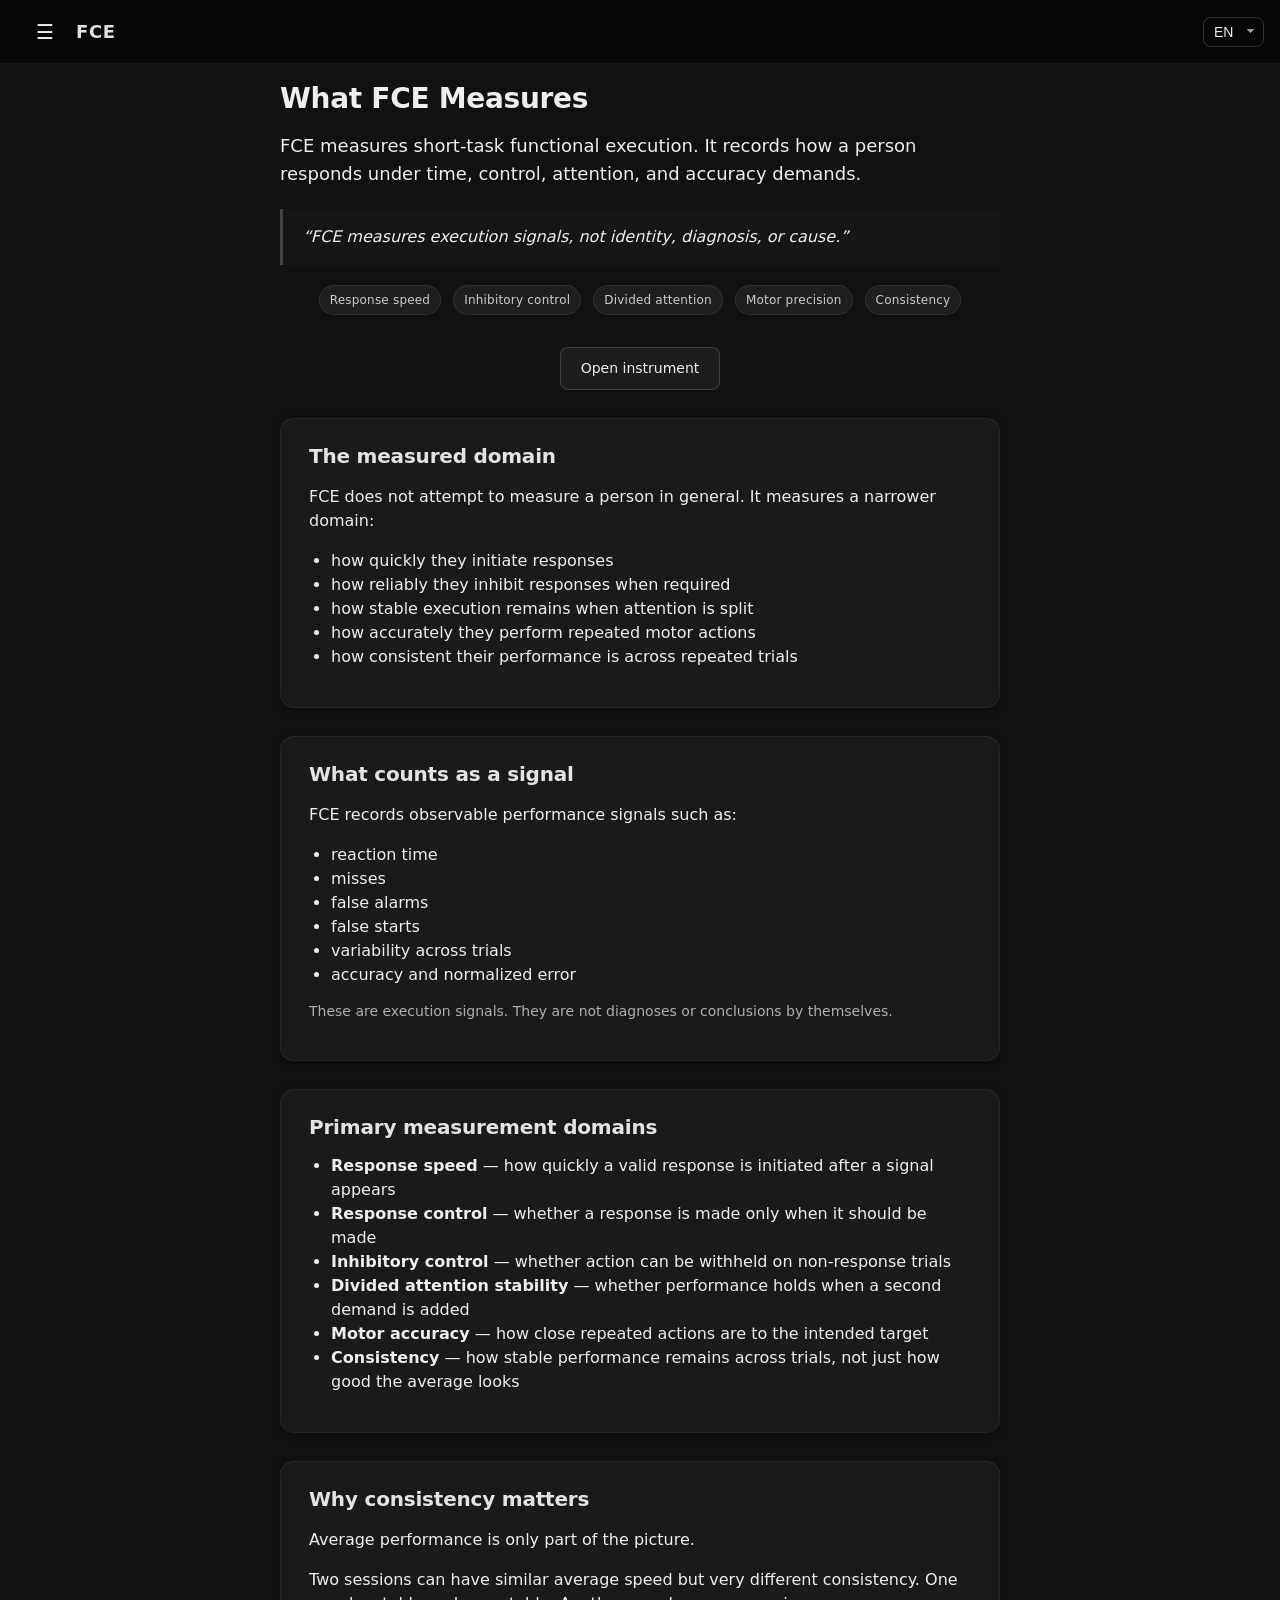
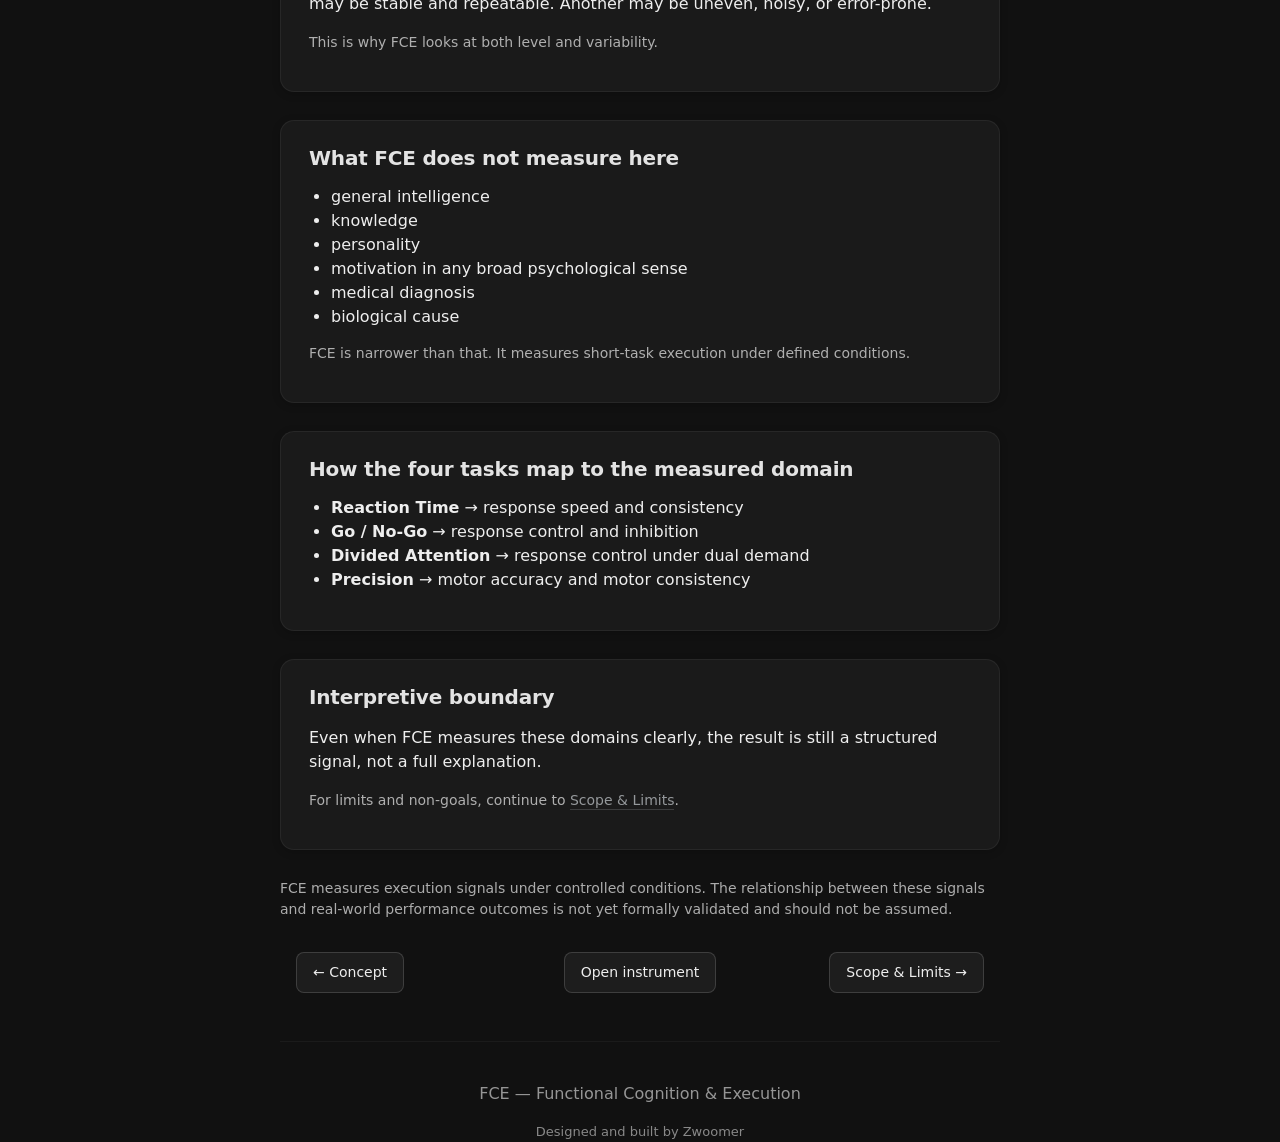
<file: what-fce-measures.html>
<!DOCTYPE html>
<html lang="en">
<head>
  <meta charset="UTF-8" />
  <meta name="viewport" content="width=device-width, initial-scale=1, viewport-fit=cover" />
  <title>FCE — What FCE Measures</title>
  <link rel="stylesheet" href="style.css" />

  <script>
    try {
      const p = location.pathname.split("/").pop() || "index.html";
      localStorage.setItem("fce_last_page", p);
      if (p && p.endsWith(".html") && !p.includes("index.html")) {
        localStorage.setItem("fce_last_docs_page", p);
      }
    } catch {}
  </script>
</head>

<body>
  <header class="topbar">
    <button id="menuBtn" aria-label="Menu" aria-controls="menu" aria-expanded="false">☰</button>
    <a href="index.html?home=1" class="title brand-link" id="brandLink" style="text-decoration:none; color:inherit;" aria-label="To the instrument">
      <span class="brand-short" aria-hidden="true">FCE</span>
      <span class="brand-long" aria-hidden="true">
        <span class="lang lang-en">To the instrument</span>
        <span class="lang lang-no hidden">Til instrumentet</span>
        <span class="lang lang-lt hidden">Į instrumentą</span>
      </span>
    </a>
    <span class="topbar-page is-hidden" id="topbarPage"></span>

    <div class="topbar-right">
      <div class="lang-select-wrapper">
        <select id="langSelect" class="lang-select" aria-label="Language">
          <option value="en">EN</option>
          <option value="no">NO</option>
          <option value="lt">LT</option>
        </select>
      </div>
    </div>
  </header>

  <nav id="menu" class="menu">
    <div class="menu-header">
      <button id="closeMenuBtn" class="menu-close-btn" aria-label="Close menu">×</button>
    </div>

    <a class="menu-item" href="index.html?home=1">
      <span class="lang lang-en">Home</span>
      <span class="lang lang-no hidden">Hjem</span>
      <span class="lang lang-lt hidden">Pradžia</span>
    </a>

    <a class="menu-item" href="index.html?view=history">
      <span class="lang lang-en">History</span>
      <span class="lang lang-no hidden">Historikk</span>
      <span class="lang lang-lt hidden">Istorija</span>
    </a>

    <div class="menu-section" id="menuSectionCore">
      <button type="button" class="menu-section-toggle" id="menuToggleCore" aria-expanded="false" aria-controls="menuPanelCore">
        <span class="menu-section-label">
          <span class="lang lang-en">Core Docs</span>
          <span class="lang lang-no hidden">Kjernedokumentasjon</span>
          <span class="lang lang-lt hidden">Pagrindiniai dokumentai</span>
        </span>
        <span class="menu-chevron" aria-hidden="true">▸</span>
      </button>
      <div class="menu-section-panel" id="menuPanelCore" role="region" aria-labelledby="menuToggleCore">
        <a class="menu-item menu-item-nested" href="about.html">
          <span class="lang lang-en">About</span>
          <span class="lang lang-no hidden">Om</span>
          <span class="lang lang-lt hidden">Apie</span>
        </a>
        <a class="menu-item menu-item-nested" href="concept.html">
          <span class="lang lang-en">Concept</span>
          <span class="lang lang-no hidden">Konsept</span>
          <span class="lang lang-lt hidden">Koncepcija</span>
        </a>
        <a class="menu-item menu-item-nested" href="what-fce-measures.html" aria-current="page">
          <span class="lang lang-en">What FCE Measures</span>
          <span class="lang lang-no hidden">Hva FCE måler</span>
          <span class="lang lang-lt hidden">Ką FCE matuoja</span>
        </a>
        <a class="menu-item menu-item-nested" href="scope.html">
          <span class="lang lang-en">Scope &amp; Limits</span>
          <span class="lang lang-no hidden">Omfang &amp; begrensninger</span>
          <span class="lang lang-lt hidden">Apimtis ir ribos</span>
        </a>
        <a class="menu-item menu-item-nested" href="how-to-use.html">
          <span class="lang lang-en">How to Use</span>
          <span class="lang lang-no hidden">Hvordan bruke</span>
          <span class="lang lang-lt hidden">Kaip naudoti</span>
        </a>
        <a class="menu-item menu-item-nested" href="how-tests-work.html">
          <span class="lang lang-en">How the tests work</span>
          <span class="lang lang-no hidden">Hvordan testene fungerer</span>
          <span class="lang lang-lt hidden">Kaip veikia testai</span>
        </a>
        <a class="menu-item menu-item-nested" href="faq.html">
          <span class="lang lang-en">FAQ</span>
          <span class="lang lang-no hidden">FAQ</span>
          <span class="lang lang-lt hidden">DUK</span>
        </a>
      </div>
    </div>

    <div class="menu-section" id="menuSectionContext">
      <button type="button" class="menu-section-toggle" id="menuToggleContext" aria-expanded="false" aria-controls="menuPanelContext">
        <span class="menu-section-label">
          <span class="lang lang-en">Context &amp; Development</span>
          <span class="lang lang-no hidden">Kontekst og utvikling</span>
          <span class="lang lang-lt hidden">Kontekstas ir plėtra</span>
        </span>
        <span class="menu-chevron" aria-hidden="true">▸</span>
      </button>
      <div class="menu-section-panel" id="menuPanelContext" role="region" aria-labelledby="menuToggleContext">
        <a class="menu-item menu-item-nested" href="why.html">
          <span class="lang lang-en">Why this exists</span>
          <span class="lang lang-no hidden">Hvorfor dette finnes</span>
          <span class="lang lang-lt hidden">Kodėl tai egzistuoja</span>
        </a>
        <a class="menu-item menu-item-nested" href="applications.html">
          <span class="lang lang-en">Applications / Use Contexts</span>
          <span class="lang lang-no hidden">Bruksområder / kontekster</span>
          <span class="lang lang-lt hidden">Taikymo sritys / naudojimo kontekstai</span>
        </a>
        <a class="menu-item menu-item-nested" href="validation-research.html">
          <span class="lang lang-en">Validation / Research</span>
          <span class="lang lang-no hidden">Validering / forskning</span>
          <span class="lang lang-lt hidden">Validavimas / tyrimai</span>
        </a>
      </div>
    </div>
  </nav>

  <div id="menuOverlay" class="menu-overlay hidden"></div>

  <main class="page">
    <section class="container">

      <!-- EN -->
      <div class="lang lang-en">
        <section class="hero">
          <h2>What FCE Measures</h2>

          <p class="lead">
            FCE measures short-task functional execution. It records how a person responds under time, control, attention, and accuracy demands.
          </p>

          <blockquote class="quote">
            “FCE measures execution signals, not identity, diagnosis, or cause.”
          </blockquote>

          <div style="margin: 18px auto 0; text-align: center; max-width: 720px;">
            <div class="chips" aria-label="FCE measurement domains">
              <span class="chip">Response speed</span>
              <span class="chip">Inhibitory control</span>
              <span class="chip">Divided attention</span>
              <span class="chip">Motor precision</span>
              <span class="chip">Consistency</span>
            </div>
          </div>
        </section>

        <div style="margin: 24px auto; text-align: center; max-width: 760px; padding: 0 16px;">
          <a href="index.html#instrument"
             style="padding: 10px 20px; font-size: 14px; text-decoration: none;
                    border: 1px solid rgba(255,255,255,0.15);
                    border-radius: 8px;
                    background: rgba(255,255,255,0.05);
                    color: #eee;
                    transition: all 0.2s ease;
                    display: inline-block;">
            Open instrument
          </a>
        </div>

        <section class="card">
          <h3>The measured domain</h3>
          <p>
            FCE does not attempt to measure a person in general. It measures a narrower domain:
          </p>
          <ul>
            <li>how quickly they initiate responses</li>
            <li>how reliably they inhibit responses when required</li>
            <li>how stable execution remains when attention is split</li>
            <li>how accurately they perform repeated motor actions</li>
            <li>how consistent their performance is across repeated trials</li>
          </ul>
        </section>

        <section class="card">
          <h3>What counts as a signal</h3>
          <p>
            FCE records observable performance signals such as:
          </p>
          <ul>
            <li>reaction time</li>
            <li>misses</li>
            <li>false alarms</li>
            <li>false starts</li>
            <li>variability across trials</li>
            <li>accuracy and normalized error</li>
          </ul>
          <p class="muted">
            These are execution signals. They are not diagnoses or conclusions by themselves.
          </p>
        </section>

        <section class="card">
          <h3>Primary measurement domains</h3>
          <ul>
            <li><strong>Response speed</strong> — how quickly a valid response is initiated after a signal appears</li>
            <li><strong>Response control</strong> — whether a response is made only when it should be made</li>
            <li><strong>Inhibitory control</strong> — whether action can be withheld on non-response trials</li>
            <li><strong>Divided attention stability</strong> — whether performance holds when a second demand is added</li>
            <li><strong>Motor accuracy</strong> — how close repeated actions are to the intended target</li>
            <li><strong>Consistency</strong> — how stable performance remains across trials, not just how good the average looks</li>
          </ul>
        </section>

        <section class="card">
          <h3>Why consistency matters</h3>
          <p>
            Average performance is only part of the picture.
          </p>
          <p>
            Two sessions can have similar average speed but very different consistency. One may be stable and repeatable. Another may be uneven, noisy, or error-prone.
          </p>
          <p class="muted">
            This is why FCE looks at both level and variability.
          </p>
        </section>

        <section class="card">
          <h3>What FCE does not measure here</h3>
          <ul>
            <li>general intelligence</li>
            <li>knowledge</li>
            <li>personality</li>
            <li>motivation in any broad psychological sense</li>
            <li>medical diagnosis</li>
            <li>biological cause</li>
          </ul>
          <p class="muted">
            FCE is narrower than that. It measures short-task execution under defined conditions.
          </p>
        </section>

        <section class="card">
          <h3>How the four tasks map to the measured domain</h3>
          <ul>
            <li><strong>Reaction Time</strong> → response speed and consistency</li>
            <li><strong>Go / No-Go</strong> → response control and inhibition</li>
            <li><strong>Divided Attention</strong> → response control under dual demand</li>
            <li><strong>Precision</strong> → motor accuracy and motor consistency</li>
          </ul>
        </section>

        <section class="card">
          <h3>Interpretive boundary</h3>
          <p>
            Even when FCE measures these domains clearly, the result is still a structured signal, not a full explanation.
          </p>
          <p class="muted">
            For limits and non-goals, continue to <a href="scope.html">Scope &amp; Limits</a>.
          </p>
        </section>

        <p class="muted">
          FCE measures execution signals under controlled conditions.
          The relationship between these signals and real-world performance outcomes
          is not yet formally validated and should not be assumed.
        </p>
      </div>

      <!-- NO -->
      <div class="lang lang-no hidden">
        <section class="hero">
          <h2>Hva FCE måler</h2>

          <p class="lead">
            FCE måler funksjonell utførelse i korte oppgaver. Det registrerer hvordan en person responderer under krav til tid, kontroll, oppmerksomhet og presisjon.
          </p>

          <blockquote class="quote">
            «FCE måler utførelsessignaler, ikke identitet, diagnose eller årsak.»
          </blockquote>

          <div style="margin: 18px auto 0; text-align: center; max-width: 720px;">
            <div class="chips" aria-label="FCE måledomener">
              <span class="chip">Responshastighet</span>
              <span class="chip">Inhibisjonskontroll</span>
              <span class="chip">Delt oppmerksomhet</span>
              <span class="chip">Motorisk presisjon</span>
              <span class="chip">Konsistens</span>
            </div>
          </div>
        </section>

        <div style="margin: 24px auto; text-align: center; max-width: 760px; padding: 0 16px;">
          <a href="index.html#instrument"
             style="padding: 10px 20px; font-size: 14px; text-decoration: none;
                    border: 1px solid rgba(255,255,255,0.15);
                    border-radius: 8px;
                    background: rgba(255,255,255,0.05);
                    color: #eee;
                    transition: all 0.2s ease;
                    display: inline-block;">
            Åpne instrument
          </a>
        </div>

        <section class="card">
          <h3>Det målte domenet</h3>
          <p>
            FCE forsøker ikke å måle en person i sin helhet. Det måler et smalere domene:
          </p>
          <ul>
            <li>hvor raskt responser initieres</li>
            <li>hvor pålitelig responser hemmes når de skal hemmes</li>
            <li>hvor stabil utførelsen er når oppmerksomheten deles</li>
            <li>hvor presist gjentatte motoriske handlinger utføres</li>
            <li>hvor konsistent prestasjonen er over flere forsøk</li>
          </ul>
        </section>

        <section class="card">
          <h3>Hva som regnes som signal</h3>
          <p>
            FCE registrerer observerbare prestasjonssignaler som:
          </p>
          <ul>
            <li>reaksjonstid</li>
            <li>bom</li>
            <li>falske alarmer</li>
            <li>feilstarter</li>
            <li>variabilitet over forsøk</li>
            <li>nøyaktighet og normalisert feil</li>
          </ul>
          <p class="muted">
            Dette er utførelsessignaler. De er ikke diagnoser eller konklusjoner i seg selv.
          </p>
        </section>

        <section class="card">
          <h3>Primære måledomener</h3>
          <ul>
            <li><strong>Responshastighet</strong> — hvor raskt en gyldig respons startes etter at et signal vises</li>
            <li><strong>Responskontroll</strong> — om en respons bare gis når den skal gis</li>
            <li><strong>Inhibisjonskontroll</strong> — om handling kan holdes tilbake på ikke-responsforsøk</li>
            <li><strong>Stabilitet under delt oppmerksomhet</strong> — om prestasjonen holder når et nytt krav legges til</li>
            <li><strong>Motorisk nøyaktighet</strong> — hvor nær gjentatte handlinger er det tiltenkte målet</li>
            <li><strong>Konsistens</strong> — hvor stabil prestasjonen er over forsøk, ikke bare hvor godt gjennomsnittet ser ut</li>
          </ul>
        </section>

        <section class="card">
          <h3>Hvorfor konsistens betyr noe</h3>
          <p>
            Gjennomsnittlig prestasjon er bare en del av bildet.
          </p>
          <p>
            To økter kan ha lik gjennomsnittshastighet, men svært forskjellig konsistens. Den ene kan være stabil og repeterbar. Den andre kan være ujevn, støyende eller mer feilpreget.
          </p>
          <p class="muted">
            Derfor ser FCE både på nivå og variasjon.
          </p>
        </section>

        <section class="card">
          <h3>Hva FCE ikke måler her</h3>
          <ul>
            <li>generell intelligens</li>
            <li>kunnskap</li>
            <li>personlighet</li>
            <li>motivasjon i bred psykologisk forstand</li>
            <li>medisinsk diagnose</li>
            <li>biologisk årsak</li>
          </ul>
          <p class="muted">
            FCE er smalere enn dette. Det måler utførelse i korte oppgaver under definerte betingelser.
          </p>
        </section>

        <section class="card">
          <h3>Hvordan de fire oppgavene knyttes til domenet</h3>
          <ul>
            <li><strong>Reaksjonstid</strong> → responshastighet og konsistens</li>
            <li><strong>Go / No-Go</strong> → responskontroll og inhibisjon</li>
            <li><strong>Delt oppmerksomhet</strong> → responskontroll under doble krav</li>
            <li><strong>Presisjon</strong> → motorisk nøyaktighet og motorisk konsistens</li>
          </ul>
        </section>

        <section class="card">
          <h3>Tolkningsgrense</h3>
          <p>
            Selv når FCE måler disse domenene tydelig, er resultatet fortsatt et strukturert signal, ikke en full forklaring.
          </p>
          <p class="muted">
            For grenser og ikke-mål, gå videre til <a href="scope.html">Omfang &amp; begrensninger</a>.
          </p>
        </section>

        <p class="muted">
          FCE måler utførelsessignaler under kontrollerte betingelser.
          Sammenhengen mellom disse signalene og resultater i virkeligheten er ikke formelt validert ennå og bør ikke legges til grunn.
        </p>
      </div>

      <!-- LT -->
      <div class="lang lang-lt hidden">
        <section class="hero">
          <h2>Ką FCE matuoja</h2>

          <p class="lead">
            FCE matuoja funkcinį atlikimą trumpose užduotyse. Jis registruoja, kaip žmogus reaguoja esant laiko, kontrolės, dėmesio ir tikslumo reikalavimams.
          </p>

          <blockquote class="quote">
            „FCE matuoja atlikimo signalus, o ne tapatybę, diagnozę ar priežastį.“
          </blockquote>

          <div style="margin: 18px auto 0; text-align: center; max-width: 720px;">
            <div class="chips" aria-label="FCE matavimo sritys">
              <span class="chip">Atsako greitis</span>
              <span class="chip">Inhibicijos kontrolė</span>
              <span class="chip">Dalytas dėmesys</span>
              <span class="chip">Motorinis tikslumas</span>
              <span class="chip">Pastovumas</span>
            </div>
          </div>
        </section>

        <div style="margin: 24px auto; text-align: center; max-width: 760px; padding: 0 16px;">
          <a href="index.html#instrument"
             style="padding: 10px 20px; font-size: 14px; text-decoration: none;
                    border: 1px solid rgba(255,255,255,0.15);
                    border-radius: 8px;
                    background: rgba(255,255,255,0.05);
                    color: #eee;
                    transition: all 0.2s ease;
                    display: inline-block;">
            Atidaryti instrumentą
          </a>
        </div>

        <section class="card">
          <h3>Matuojama sritis</h3>
          <p>
            FCE nebando išmatuoti žmogaus apskritai. Jis matuoja siauresnę sritį:
          </p>
          <ul>
            <li>kaip greitai inicijuojami atsakai</li>
            <li>kaip patikimai sustabdomi atsakai, kai to reikia</li>
            <li>kaip stabiliai išlieka atlikimas, kai dėmesys padalytas</li>
            <li>kaip tiksliai atliekami pasikartojantys motoriniai veiksmai</li>
            <li>kaip nuoseklus yra atlikimas per kelis bandymus</li>
          </ul>
        </section>

        <section class="card">
          <h3>Kas laikoma signalu</h3>
          <p>
            FCE registruoja stebimus atlikimo signalus, tokius kaip:
          </p>
          <ul>
            <li>reakcijos laikas</li>
            <li>praleidimai</li>
            <li>klaidingi atsakai</li>
            <li>klaidingi startai</li>
            <li>kintamumas per bandymus</li>
            <li>tikslumas ir normalizuota paklaida</li>
          </ul>
          <p class="muted">
            Tai atlikimo signalai. Jie patys savaime nėra diagnozės ar išvados.
          </p>
        </section>

        <section class="card">
          <h3>Pagrindinės matavimo sritys</h3>
          <ul>
            <li><strong>Atsako greitis</strong> — kaip greitai po signalo pateikiamas galiojantis atsakas</li>
            <li><strong>Atsako kontrolė</strong> — ar atsakas pateikiamas tik tada, kai reikia</li>
            <li><strong>Inhibicijos kontrolė</strong> — ar veiksmas gali būti sulaikytas, kai nereikia atsakyti</li>
            <li><strong>Stabilumas esant dalytam dėmesiui</strong> — ar atlikimas išlieka, kai pridedamas antras reikalavimas</li>
            <li><strong>Motorinis tikslumas</strong> — kiek arti pakartotiniai veiksmai pataiko į numatytą taikinį</li>
            <li><strong>Pastovumas</strong> — kiek stabilus atlikimas per bandymus, ne tik kaip atrodo vidurkis</li>
          </ul>
        </section>

        <section class="card">
          <h3>Kodėl svarbus pastovumas</h3>
          <p>
            Vidutinis atlikimas yra tik dalis vaizdo.
          </p>
          <p>
            Dvi sesijos gali turėti panašų vidutinį greitį, bet labai skirtis pastovumu. Viena gali būti stabili ir pakartojama. Kita gali būti netolygi, triukšminga ar klaidingesnė.
          </p>
          <p class="muted">
            Todėl FCE vertina ir lygį, ir kintamumą.
          </p>
        </section>

        <section class="card">
          <h3>Ko FCE čia nematuoja</h3>
          <ul>
            <li>bendro intelekto</li>
            <li>žinių</li>
            <li>asmenybės</li>
            <li>motyvacijos plačiąja psichologine prasme</li>
            <li>medicininės diagnozės</li>
            <li>biologinės priežasties</li>
          </ul>
          <p class="muted">
            FCE yra siauresnis už tai. Jis matuoja trumpų užduočių atlikimą apibrėžtomis sąlygomis.
          </p>
        </section>

        <section class="card">
          <h3>Kaip keturios užduotys siejasi su matuojama sritimi</h3>
          <ul>
            <li><strong>Reakcijos laikas</strong> → atsako greitis ir pastovumas</li>
            <li><strong>Go / No-Go</strong> → atsako kontrolė ir inhibicija</li>
            <li><strong>Dalytas dėmesys</strong> → atsako kontrolė esant dviem reikalavimams</li>
            <li><strong>Tikslumas</strong> → motorinis tikslumas ir motorinis pastovumas</li>
          </ul>
        </section>

        <section class="card">
          <h3>Interpretavimo riba</h3>
          <p>
            Net ir tada, kai FCE aiškiai matuoja šias sritis, rezultatas vis tiek yra struktūruotas signalas, o ne pilnas paaiškinimas.
          </p>
          <p class="muted">
            Dėl ribų ir ne-tikslų tęskite su <a href="scope.html">Apimtimi ir ribomis</a>.
          </p>
        </section>

        <p class="muted">
          FCE matuoja atlikimo signalus kontroliuotomis sąlygomis.
          Ryšys tarp šių signalų ir realaus pasaulio veikimo rezultatų dar ne formaliai patvirtintas ir neturėtų būti laikomas savaime galiojančiu.
        </p>
      </div>

      <nav class="docs-nav">
        <div class="docs-nav-left">
          <a href="concept.html" class="docs-nav-btn">
            <span class="lang lang-en">← Concept</span>
            <span class="lang lang-no hidden">← Konsept</span>
            <span class="lang lang-lt hidden">← Koncepcija</span>
          </a>
        </div>

        <div class="docs-nav-center">
          <a href="index.html#instrument" class="docs-nav-btn">
            <span class="lang lang-en">Open instrument</span>
            <span class="lang lang-no hidden">Åpne instrument</span>
            <span class="lang lang-lt hidden">Atidaryti instrumentą</span>
          </a>
        </div>

        <div class="docs-nav-right">
          <a href="scope.html" class="docs-nav-btn">
            <span class="lang lang-en">Scope &amp; Limits →</span>
            <span class="lang lang-no hidden">Omfang &amp; begrensninger →</span>
            <span class="lang lang-lt hidden">Apimtis ir ribos →</span>
          </a>
        </div>
      </nav>

      <footer class="footer muted">
        <p>FCE — Functional Cognition &amp; Execution</p>
        <p class="footer-builtby">Designed and built by Zwoomer</p>
      </footer>
    </section>
  </main>

  <script>
    (function () {
      const menu = document.getElementById("menu");
      const overlay = document.getElementById("menuOverlay");
      const menuBtn = document.getElementById("menuBtn");
      const closeMenuBtn = document.getElementById("closeMenuBtn");

      function openMenu() {
        menu.classList.add("open");
        overlay.classList.remove("hidden");
        document.body.classList.add("menu-open");
        if (menuBtn) menuBtn.setAttribute("aria-expanded", "true");
      }

      function closeMenu() {
        menu.classList.remove("open");
        overlay.classList.add("hidden");
        document.body.classList.remove("menu-open");
        if (menuBtn) menuBtn.setAttribute("aria-expanded", "false");
      }

      menuBtn && menuBtn.addEventListener("click", () => {
        if (menu.classList.contains("open")) closeMenu();
        else openMenu();
      });

      closeMenuBtn && closeMenuBtn.addEventListener("click", closeMenu);
      overlay && overlay.addEventListener("click", closeMenu);

      document.addEventListener("keydown", (e) => {
        if (e.key === "Escape" && menu.classList.contains("open")) closeMenu();
      });

      document.querySelectorAll(".menu-item").forEach(item => {
        item.addEventListener("click", (e) => {
          if (!item.classList.contains("is-disabled")) closeMenu();
          else e.preventDefault();
        });
      });

      const LANG_KEY = "fce_lang";
      const hasLtContent = !!document.querySelector(".lang-lt");

      let currentLang = localStorage.getItem(LANG_KEY);
      if (!currentLang) {
        const oldLang = localStorage.getItem("fce_lang_v1");
        if (oldLang) {
          currentLang = oldLang;
          try { localStorage.setItem(LANG_KEY, currentLang); } catch {}
        } else {
          currentLang = "en";
        }
      }

      if (currentLang === "lt" && !hasLtContent) {
        currentLang = "en";
        try { localStorage.setItem(LANG_KEY, currentLang); } catch {}
      }

      const langSelect = document.getElementById("langSelect");

      if (langSelect) {
        const hasLtOption = Array.from(langSelect.options).some(opt => opt.value === "lt");
        if (!hasLtOption) {
          const ltOption = document.createElement("option");
          ltOption.value = "lt";
          ltOption.textContent = "LT";
          langSelect.appendChild(ltOption);
        }
      }

      if (langSelect) langSelect.value = currentLang;

      const I18N_PAGES = {
        en: {
          about: "About",
          concept: "Concept",
          "what-fce-measures": "What FCE Measures",
          scope: "Scope & Limits",
          "how-to-use": "How to use",
          "how-tests-work": "How the tests work",
          faq: "FAQ"
        },
        no: {
          about: "Om",
          concept: "Konsept",
          "what-fce-measures": "Hva FCE måler",
          scope: "Omfang & begrensninger",
          "how-to-use": "Hvordan bruke",
          "how-tests-work": "Hvordan testene fungerer",
          faq: "FAQ"
        },
        lt: {
          about: "Apie",
          concept: "Koncepcija",
          "what-fce-measures": "Ką FCE matuoja",
          scope: "Apimtis ir ribos",
          "how-to-use": "Kaip naudoti",
          "how-tests-work": "Kaip veikia testai",
          faq: "DUK"
        }
      };

      function getPageTitle(lang) {
        const pageName = (location.pathname.split("/").pop() || "what-fce-measures.html").replace(".html", "");
        return (I18N_PAGES[lang] && I18N_PAGES[lang][pageName])
          ? I18N_PAGES[lang][pageName]
          : (I18N_PAGES.en[pageName] || "What FCE Measures");
      }

      function updateTopbarPage() {
        const topbarPage = document.getElementById("topbarPage");
        if (topbarPage) {
          topbarPage.textContent = getPageTitle(currentLang);
        }
      }

      function applyLanguage(lang) {
        let contentLang = lang;
        if (contentLang === "lt" && !hasLtContent) {
          contentLang = "en";
        }

        const uiLang = contentLang;

        currentLang = contentLang;
        try { localStorage.setItem(LANG_KEY, contentLang); } catch {}
        if (langSelect) langSelect.value = currentLang;

        document.querySelectorAll(".lang-en").forEach(el => el.classList.toggle("hidden", contentLang !== "en"));
        document.querySelectorAll(".lang-no").forEach(el => el.classList.toggle("hidden", contentLang !== "no"));
        document.querySelectorAll(".lang-lt").forEach(el => el.classList.toggle("hidden", contentLang !== "lt"));

        document.querySelectorAll(".menu .lang-en, .docs-nav .lang-en").forEach(el => {
          el.classList.toggle("hidden", uiLang !== "en");
        });
        document.querySelectorAll(".menu .lang-no, .docs-nav .lang-no").forEach(el => {
          el.classList.toggle("hidden", uiLang !== "no");
        });
        document.querySelectorAll(".menu .lang-lt, .docs-nav .lang-lt").forEach(el => {
          el.classList.toggle("hidden", uiLang !== "lt");
        });

        updateTopbarPage();
        setupScrollObserver();
      }

      let scrollObserver = null;
      function setupScrollObserver() {
        if (scrollObserver) scrollObserver.disconnect();

        const pageHeading = document.querySelector(".lang:not(.hidden) .hero h2") || document.querySelector(".hero h2");
        const topbarPage = document.getElementById("topbarPage");
        if (!topbarPage || !pageHeading) return;

        function updateVisibility(isIntersecting) {
          if (isIntersecting) topbarPage.classList.add("is-hidden");
          else topbarPage.classList.remove("is-hidden");
        }

        scrollObserver = new IntersectionObserver((entries) => {
          entries.forEach(entry => updateVisibility(entry.isIntersecting));
        }, { threshold: 0.25 });

        scrollObserver.observe(pageHeading);
      }

      langSelect && langSelect.addEventListener("change", (e) => applyLanguage(e.target.value));

      applyLanguage(currentLang);

      function updateBrandLinkHint() {
        const brandLink = document.getElementById("brandLink");
        if (!brandLink) return;
        const hints = { en: "To the instrument", no: "Til instrumentet", lt: "Į instrumentą" };
        const hint = hints[currentLang] || hints.en;
        brandLink.setAttribute("data-hint", hint);
        brandLink.setAttribute("aria-label", hint);
      }

      updateBrandLinkHint();
      langSelect && langSelect.addEventListener("change", () => {
        updateBrandLinkHint();
      });

      function storeScrollPosition() {
        try {
          const scrollPos = window.scrollY || window.pageYOffset || 0;
          if (scrollPos > 0) {
            localStorage.setItem("fce_doc_scroll_what-fce-measures", String(scrollPos));
          }
        } catch (e) {}
      }

      document.addEventListener("visibilitychange", () => {
        if (document.visibilityState === "hidden") {
          storeScrollPosition();
        }
      });

      window.addEventListener("beforeunload", storeScrollPosition);

      try {
        if (window.location.hash === "#restore-scroll") {
          const storedScroll = localStorage.getItem("fce_doc_scroll_what-fce-measures");
          if (storedScroll) {
            const scrollPos = parseInt(storedScroll, 10);
            if (!isNaN(scrollPos) && scrollPos > 0) {
              history.replaceState(null, "", window.location.pathname);
              requestAnimationFrame(() => {
                window.scrollTo(0, scrollPos);
              });
            }
          }
        }
      } catch (e) {}
    })();
  </script>
  <script src="menu-sections.js" defer></script>
  <script src="docs.js"></script>
</body>
</html>
</file>
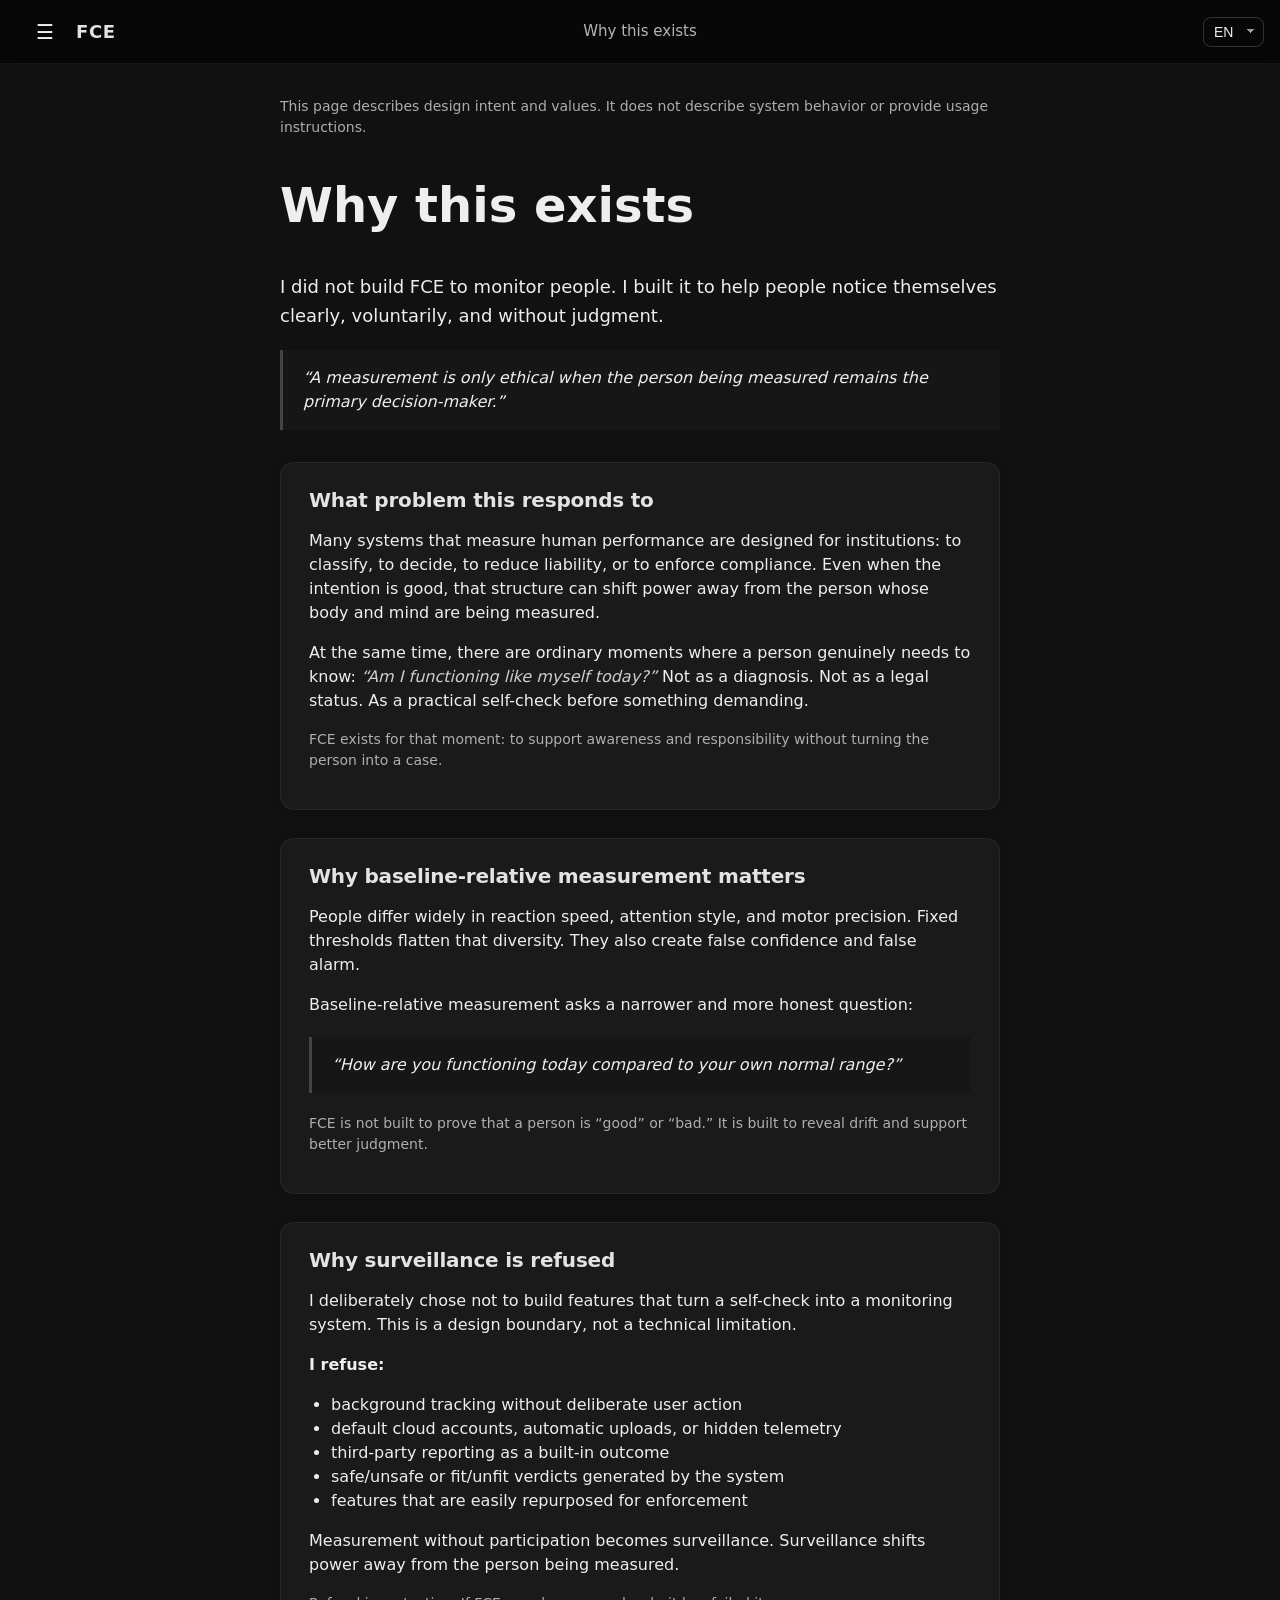
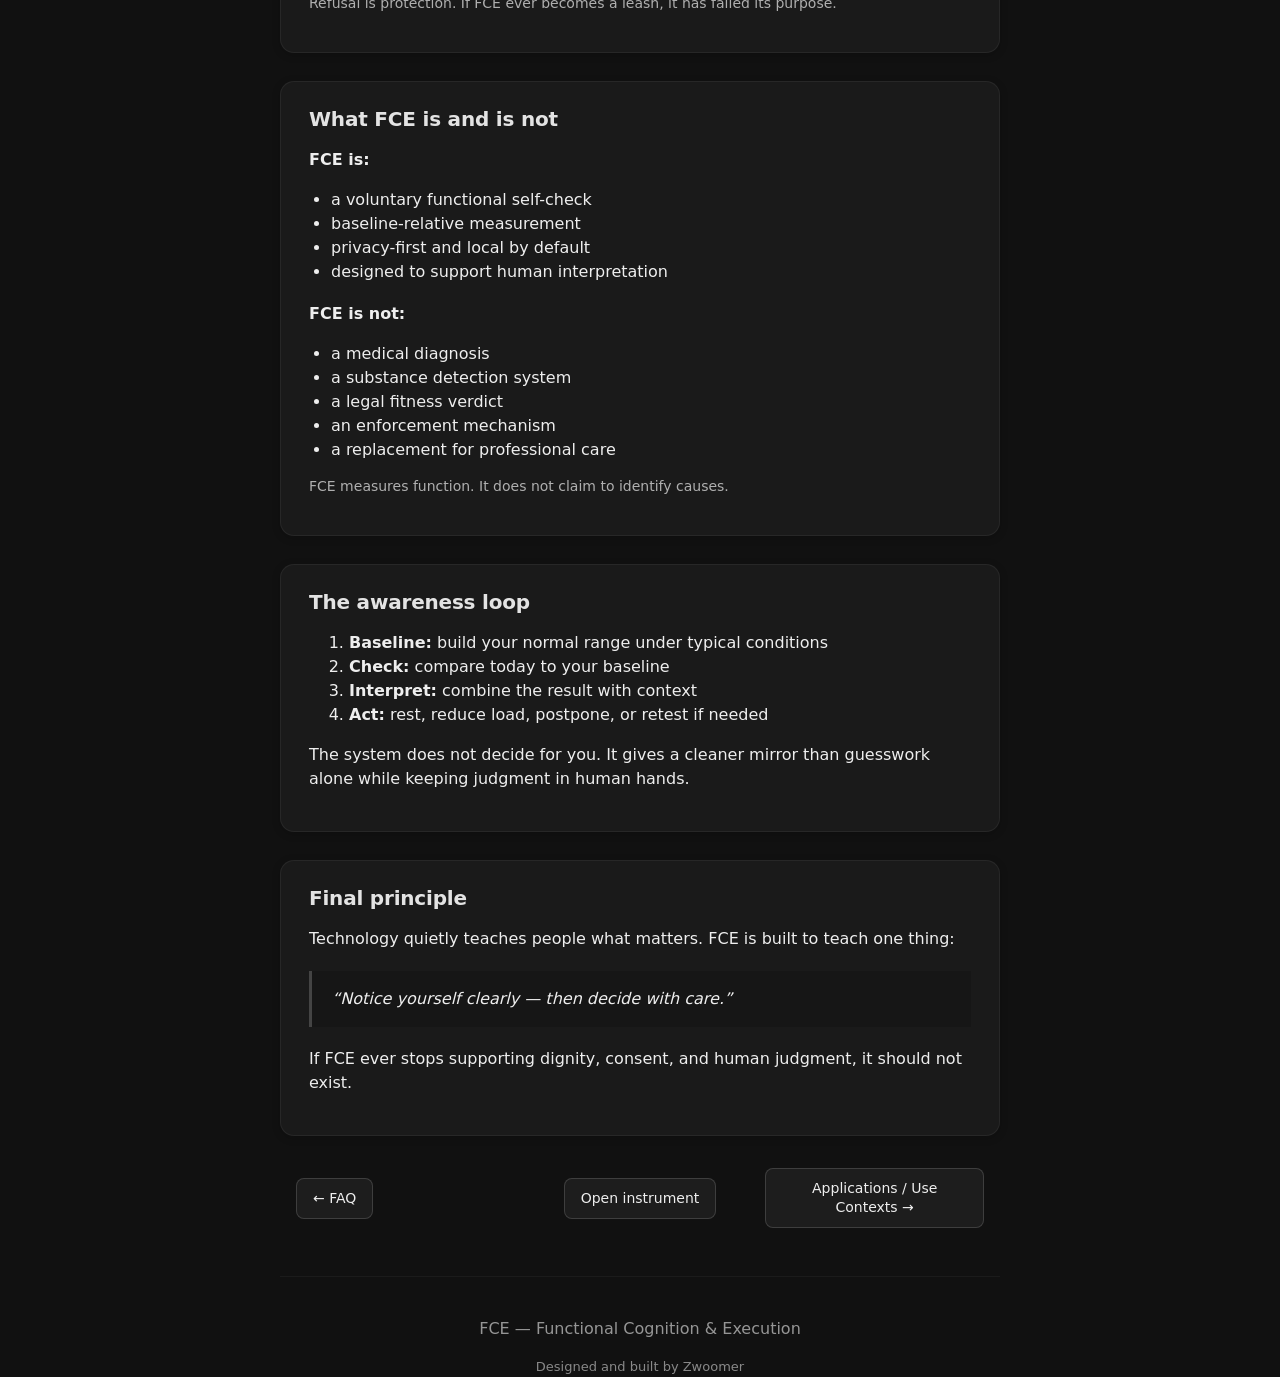
<file: why.html>
<!DOCTYPE html>
<html lang="en">
<head>
  <meta charset="UTF-8" />
  <meta name="viewport" content="width=device-width, initial-scale=1, viewport-fit=cover" />
  <title>FCE — Why this exists</title>
  <link rel="stylesheet" href="style.css" />

  <script>
    try {
      const p = location.pathname.split("/").pop() || "index.html";
      localStorage.setItem("fce_last_page", p);
      if (p && p.endsWith(".html") && !p.includes("index.html")) {
        localStorage.setItem("fce_last_docs_page", p);
      }
    } catch {}
  </script>
</head>

<body>
  <header class="topbar">
    <button id="menuBtn" aria-label="Menu" aria-controls="menu" aria-expanded="false">☰</button>
    <a href="index.html?home=1" class="title brand-link" id="brandLink" style="text-decoration:none; color:inherit;" aria-label="To the instrument">
      <span class="brand-short" aria-hidden="true">FCE</span>
      <span class="brand-long" aria-hidden="true">
        <span class="lang lang-en">To the instrument</span>
        <span class="lang lang-no hidden">Til instrumentet</span>
        <span class="lang lang-lt hidden">Į instrumentą</span>
      </span>
    </a>
    <span class="topbar-page" aria-hidden="true">
      <span class="lang lang-en">Why this exists</span>
      <span class="lang lang-no hidden">Hvorfor dette finnes</span>
      <span class="lang lang-lt hidden">Kodėl tai egzistuoja</span>
    </span>

    <div class="topbar-right">
      <div class="lang-select-wrapper">
        <select id="langSelect" class="lang-select" aria-label="Language">
          <option value="en">EN</option>
          <option value="no">NO</option>
          <option value="lt">LT</option>
        </select>
      </div>
    </div>
  </header>

  <nav id="menu" class="menu">
    <div class="menu-header">
      <button id="closeMenuBtn" class="menu-close-btn" aria-label="Close menu">×</button>
    </div>

    <a href="index.html?home=1" class="menu-item">
      <span class="lang lang-en">Home</span>
      <span class="lang lang-no hidden">Hjem</span>
      <span class="lang lang-lt hidden">Pradžia</span>
    </a>

    <a href="index.html?view=history" class="menu-item">
      <span class="lang lang-en">History</span>
      <span class="lang lang-no hidden">Historikk</span>
      <span class="lang lang-lt hidden">Istorija</span>
    </a>

    <div class="menu-section" id="menuSectionCore">
      <button type="button" class="menu-section-toggle" id="menuToggleCore" aria-expanded="false" aria-controls="menuPanelCore">
        <span class="menu-section-label">
          <span class="lang lang-en">Core Docs</span>
          <span class="lang lang-no hidden">Kjernedokumentasjon</span>
          <span class="lang lang-lt hidden">Pagrindiniai dokumentai</span>
        </span>
        <span class="menu-chevron" aria-hidden="true">▸</span>
      </button>
      <div class="menu-section-panel" id="menuPanelCore" role="region" aria-labelledby="menuToggleCore">
        <a class="menu-item menu-item-nested" href="about.html">
          <span class="lang lang-en">About</span>
          <span class="lang lang-no hidden">Om</span>
          <span class="lang lang-lt hidden">Apie</span>
        </a>
        <a class="menu-item menu-item-nested" href="concept.html">
          <span class="lang lang-en">Concept</span>
          <span class="lang lang-no hidden">Konsept</span>
          <span class="lang lang-lt hidden">Koncepcija</span>
        </a>
        <a class="menu-item menu-item-nested" href="what-fce-measures.html">
          <span class="lang lang-en">What FCE Measures</span>
          <span class="lang lang-no hidden">Hva FCE måler</span>
          <span class="lang lang-lt hidden">Ką FCE matuoja</span>
        </a>
        <a class="menu-item menu-item-nested" href="scope.html">
          <span class="lang lang-en">Scope &amp; Limits</span>
          <span class="lang lang-no hidden">Omfang &amp; begrensninger</span>
          <span class="lang lang-lt hidden">Apimtis ir ribos</span>
        </a>
        <a class="menu-item menu-item-nested" href="how-to-use.html">
          <span class="lang lang-en">How to Use</span>
          <span class="lang lang-no hidden">Hvordan bruke</span>
          <span class="lang lang-lt hidden">Kaip naudoti</span>
        </a>
        <a class="menu-item menu-item-nested" href="how-tests-work.html">
          <span class="lang lang-en">How the tests work</span>
          <span class="lang lang-no hidden">Hvordan testene fungerer</span>
          <span class="lang lang-lt hidden">Kaip veikia testai</span>
        </a>
        <a class="menu-item menu-item-nested" href="faq.html">
          <span class="lang lang-en">FAQ</span>
          <span class="lang lang-no hidden">FAQ</span>
          <span class="lang lang-lt hidden">DUK</span>
        </a>
      </div>
    </div>

    <div class="menu-section" id="menuSectionContext">
      <button type="button" class="menu-section-toggle" id="menuToggleContext" aria-expanded="false" aria-controls="menuPanelContext">
        <span class="menu-section-label">
          <span class="lang lang-en">Context &amp; Development</span>
          <span class="lang lang-no hidden">Kontekst og utvikling</span>
          <span class="lang lang-lt hidden">Kontekstas ir plėtra</span>
        </span>
        <span class="menu-chevron" aria-hidden="true">▸</span>
      </button>
      <div class="menu-section-panel" id="menuPanelContext" role="region" aria-labelledby="menuToggleContext">
        <a class="menu-item menu-item-nested" href="why.html" aria-current="page">
          <span class="lang lang-en">Why this exists</span>
          <span class="lang lang-no hidden">Hvorfor dette finnes</span>
          <span class="lang lang-lt hidden">Kodėl tai egzistuoja</span>
        </a>
        <a class="menu-item menu-item-nested" href="applications.html">
          <span class="lang lang-en">Applications / Use Contexts</span>
          <span class="lang lang-no hidden">Bruksområder / kontekster</span>
          <span class="lang lang-lt hidden">Taikymo sritys / naudojimo kontekstai</span>
        </a>
        <a class="menu-item menu-item-nested" href="validation-research.html">
          <span class="lang lang-en">Validation / Research</span>
          <span class="lang lang-no hidden">Validering / forskning</span>
          <span class="lang lang-lt hidden">Validavimas / tyrimai</span>
        </a>
      </div>
    </div>
  </nav>

  <div id="menuOverlay" class="menu-overlay hidden" aria-hidden="true"></div>

  <main class="page">
    <section class="container">
      <p class="muted">
        <span class="lang lang-en">
          This page describes design intent and values. It does not describe system behavior or provide usage instructions.
        </span>
        <span class="lang lang-no hidden">
          Denne siden beskriver intensjon og verdier. Den beskriver ikke systematferd eller bruksinstruksjoner.
        </span>
        <span class="lang lang-lt hidden">
          Šiame puslapyje aprašoma intencija ir vertybės. Jis neaprašo sistemos veikimo ar naudojimo instrukcijų.
        </span>
      </p>

      <!-- EN -->
      <div class="lang lang-en">
        <header class="hero">
          <h1>Why this exists</h1>
          <p class="lead">
            I did not build FCE to monitor people. I built it to help people notice themselves clearly, voluntarily, and without judgment.
          </p>
          <blockquote class="quote">
            “A measurement is only ethical when the person being measured remains the primary decision-maker.”
          </blockquote>
        </header>

        <section class="card">
          <h3>What problem this responds to</h3>
          <p>
            Many systems that measure human performance are designed for institutions: to classify, to decide, to reduce liability, or to enforce compliance.
            Even when the intention is good, that structure can shift power away from the person whose body and mind are being measured.
          </p>
          <p>
            At the same time, there are ordinary moments where a person genuinely needs to know:
            <em>“Am I functioning like myself today?”</em>
            Not as a diagnosis. Not as a legal status. As a practical self-check before something demanding.
          </p>
          <p class="muted">
            FCE exists for that moment: to support awareness and responsibility without turning the person into a case.
          </p>
        </section>

        <section class="card">
          <h3>Why baseline-relative measurement matters</h3>
          <p>
            People differ widely in reaction speed, attention style, and motor precision. Fixed thresholds flatten that diversity.
            They also create false confidence and false alarm.
          </p>
          <p>
            Baseline-relative measurement asks a narrower and more honest question:
          </p>
          <blockquote class="quote">
            “How are you functioning today compared to your own normal range?”
          </blockquote>
          <p class="muted">
            FCE is not built to prove that a person is “good” or “bad.” It is built to reveal drift and support better judgment.
          </p>
        </section>

        <section class="card">
          <h3>Why surveillance is refused</h3>
          <p>
            I deliberately chose not to build features that turn a self-check into a monitoring system.
            This is a design boundary, not a technical limitation.
          </p>
          <p><strong>I refuse:</strong></p>
          <ul>
            <li>background tracking without deliberate user action</li>
            <li>default cloud accounts, automatic uploads, or hidden telemetry</li>
            <li>third-party reporting as a built-in outcome</li>
            <li>safe/unsafe or fit/unfit verdicts generated by the system</li>
            <li>features that are easily repurposed for enforcement</li>
          </ul>
          <p>
            Measurement without participation becomes surveillance. Surveillance shifts power away from the person being measured.
          </p>
          <p class="muted">
            Refusal is protection. If FCE ever becomes a leash, it has failed its purpose.
          </p>
        </section>

        <section class="card">
          <h3>What FCE is and is not</h3>

          <p><strong>FCE is:</strong></p>
          <ul>
            <li>a voluntary functional self-check</li>
            <li>baseline-relative measurement</li>
            <li>privacy-first and local by default</li>
            <li>designed to support human interpretation</li>
          </ul>

          <p style="margin-top: 18px;"><strong>FCE is not:</strong></p>
          <ul>
            <li>a medical diagnosis</li>
            <li>a substance detection system</li>
            <li>a legal fitness verdict</li>
            <li>an enforcement mechanism</li>
            <li>a replacement for professional care</li>
          </ul>

          <p class="muted">
            FCE measures function. It does not claim to identify causes.
          </p>
        </section>

        <section class="card">
          <h3>The awareness loop</h3>
          <ol>
            <li><strong>Baseline:</strong> build your normal range under typical conditions</li>
            <li><strong>Check:</strong> compare today to your baseline</li>
            <li><strong>Interpret:</strong> combine the result with context</li>
            <li><strong>Act:</strong> rest, reduce load, postpone, or retest if needed</li>
          </ol>
          <p>
            The system does not decide for you. It gives a cleaner mirror than guesswork alone while keeping judgment in human hands.
          </p>
        </section>

        <section class="card">
          <h3>Final principle</h3>
          <p>
            Technology quietly teaches people what matters. FCE is built to teach one thing:
          </p>
          <blockquote class="quote">
            “Notice yourself clearly — then decide with care.”
          </blockquote>
          <p>
            If FCE ever stops supporting dignity, consent, and human judgment, it should not exist.
          </p>
        </section>
      </div>

      <!-- NO -->
      <div class="lang lang-no hidden">
        <header class="hero">
          <h1>Hvorfor dette finnes</h1>
          <p class="lead">
            Jeg bygde ikke FCE for å overvåke mennesker. Jeg bygde det for å hjelpe mennesker å legge merke til seg selv klart, frivillig og uten dømming.
          </p>
          <blockquote class="quote">
            «En måling er bare etisk når personen som måles forblir den som tar beslutningen.»
          </blockquote>
        </header>

        <section class="card">
          <h3>Hvilket problem dette svarer på</h3>
          <p>
            Mange systemer som måler menneskelig prestasjon er laget for institusjoner: for å klassifisere, avgjøre, redusere ansvar eller håndheve regler.
            Selv når intensjonen er god, kan denne strukturen flytte makt bort fra personen som faktisk blir målt.
          </p>
          <p>
            Samtidig finnes det vanlige øyeblikk hvor en person oppriktig trenger å vite:
            <em>«Fungerer jeg som meg selv i dag?»</em>
            Ikke som diagnose. Ikke som juridisk status. Som en praktisk egenkontroll før noe krevende.
          </p>
          <p class="muted">
            FCE finnes for dette øyeblikket: å støtte bevissthet og ansvar uten å gjøre personen til en sak.
          </p>
        </section>

        <section class="card">
          <h3>Hvorfor baseline-relativ måling betyr noe</h3>
          <p>
            Mennesker varierer kraftig i responshastighet, oppmerksomhetsstil og motorisk presisjon. Faste terskler flater ut denne variasjonen.
            De kan også skape falsk trygghet og falsk alarm.
          </p>
          <p>
            Baseline-relativ måling stiller et smalere og mer ærlig spørsmål:
          </p>
          <blockquote class="quote">
            «Hvordan fungerer du i dag sammenlignet med ditt eget normalområde?»
          </blockquote>
          <p class="muted">
            FCE er ikke bygget for å bevise at en person er «god» eller «dårlig». Det er bygget for å synliggjøre endring og støtte bedre vurdering.
          </p>
        </section>

        <section class="card">
          <h3>Hvorfor overvåking avvises</h3>
          <p>
            Jeg har bevisst valgt å ikke bygge funksjoner som gjør en egenkontroll til et overvåkingssystem.
            Dette er en designgrense, ikke en teknisk begrensning.
          </p>
          <p><strong>Jeg avviser:</strong></p>
          <ul>
            <li>bakgrunnssporing uten bevisst brukerhandling</li>
            <li>standard skykontoer, automatisk opplasting eller skjult telemetri</li>
            <li>tredjepartsrapportering som innebygd utfall</li>
            <li>trygg/utrygg eller skikket/uskikket-dommer generert av systemet</li>
            <li>funksjoner som lett kan gjenbrukes til håndheving</li>
          </ul>
          <p>
            Måling uten deltakelse blir overvåking. Overvåking flytter makt bort fra personen som måles.
          </p>
          <p class="muted">
            Avvisning er beskyttelse. Hvis FCE noen gang blir en lenke, har det feilet sitt formål.
          </p>
        </section>

        <section class="card">
          <h3>Hva FCE er og ikke er</h3>

          <p><strong>FCE er:</strong></p>
          <ul>
            <li>en frivillig funksjonell egenkontroll</li>
            <li>baseline-relativ måling</li>
            <li>personvern-først og lokal som standard</li>
            <li>laget for å støtte menneskelig tolkning</li>
          </ul>

          <p style="margin-top: 18px;"><strong>FCE er ikke:</strong></p>
          <ul>
            <li>en medisinsk diagnose</li>
            <li>et stoff- eller rusdeteksjonssystem</li>
            <li>en juridisk skikkethetsdom</li>
            <li>et håndhevingsverktøy</li>
            <li>en erstatning for profesjonell hjelp</li>
          </ul>

          <p class="muted">
            FCE måler funksjon. Det påstår ikke å identifisere årsak.
          </p>
        </section>

        <section class="card">
          <h3>Bevissthetsløkken</h3>
          <ol>
            <li><strong>Baseline:</strong> bygg ditt normalområde under typiske forhold</li>
            <li><strong>Sjekk:</strong> sammenlign i dag med baseline</li>
            <li><strong>Tolk:</strong> legg til kontekst</li>
            <li><strong>Handle:</strong> hvil, reduser belastning, utsett eller test på nytt ved behov</li>
          </ol>
          <p>
            Systemet bestemmer ikke for deg. Det gir et klarere speil enn gjetting alene, samtidig som vurderingen forblir menneskelig.
          </p>
        </section>

        <section class="card">
          <h3>Avsluttende prinsipp</h3>
          <p>
            Teknologi lærer oss stille hva som betyr noe. FCE er bygget for å lære én ting:
          </p>
          <blockquote class="quote">
            «Legg merke til deg selv klart — og ta valg med omtanke.»
          </blockquote>
          <p>
            Hvis FCE slutter å støtte verdighet, samtykke og menneskelig vurdering, bør det ikke eksistere.
          </p>
        </section>
      </div>

      <!-- LT -->
      <div class="lang lang-lt hidden">
        <header class="hero">
          <h1>Kodėl tai egzistuoja</h1>
          <p class="lead">
            Aš nesukūriau FCE tam, kad stebėčiau žmones. Aš jį sukūriau tam, kad žmonės galėtų aiškiai, savanoriškai ir be vertinimo pastebėti save.
          </p>
          <blockquote class="quote">
            „Matavimas yra etiškas tik tada, kai matuojamas žmogus pats lieka sprendimų priėmėju.“
          </blockquote>
        </header>

        <section class="card">
          <h3>Į kokią problemą tai atsako</h3>
          <p>
            Daugelis sistemų, kurios matuoja žmogaus veiklą, yra sukurtos institucijoms: klasifikuoti, spręsti, mažinti atsakomybę ar kontroliuoti.
            Net ir turint gerų ketinimų, tokia struktūra gali atimti galią iš žmogaus, kuris iš tikrųjų yra matuojamas.
          </p>
          <p>
            Tačiau yra paprastų momentų, kai žmogui nuoširdžiai reikia žinoti:
            <em>„Ar šiandien aš veikiu kaip įprastai?“</em>
            Ne kaip diagnozė. Ne kaip teisinė išvada. O kaip praktiškas savęs patikrinimas prieš sunkesnę užduotį.
          </p>
          <p class="muted">
            FCE egzistuoja būtent tam momentui: padėti pastebėti save ir veikti atsakingai, nepaverčiant žmogaus byla.
          </p>
        </section>

        <section class="card">
          <h3>Kodėl svarbus palyginimas su savo baze</h3>
          <p>
            Žmonės labai skiriasi reakcijos greičiu, dėmesio tipu ir motoriniu tikslumu. Fiksuotos ribos šiuos skirtumus ištrina.
            Jos taip pat gali sukurti klaidingą saugumo jausmą ir klaidingą pavojų.
          </p>
          <p>
            Lyginimas su asmenine baze užduoda siauresnį ir sąžiningesnį klausimą:
          </p>
          <blockquote class="quote">
            „Kaip tu veiki šiandien, palyginti su savo įprastu diapazonu?“
          </blockquote>
          <p class="muted">
            FCE nėra skirtas įrodyti, kad žmogus yra „geras“ ar „blogas“. Jis skirtas pastebėti pokytį ir padėti priimti geresnius sprendimus.
          </p>
        </section>

        <section class="card">
          <h3>Kodėl stebėjimas atmetamas</h3>
          <p>
            Aš sąmoningai neįtraukiau funkcijų, kurios paverstų savęs patikrinimą kontrolės sistema.
            Tai dizaino riba, o ne techninis trūkumas.
          </p>
          <p><strong>Aš atsisakau:</strong></p>
          <ul>
            <li>fono sekimo be sąmoningo vartotojo veiksmo</li>
            <li>numatytų debesijos paskyrų, automatinio siuntimo ar paslėptos telemetrijos</li>
            <li>trečiųjų šalių ataskaitų kaip numatyto rezultato</li>
            <li>saugus/nesaugus ar tinkamas/netinkamas verdiktų, kuriuos pateikia pati sistema</li>
            <li>funkcijų, kurias lengva panaudoti kontrolei</li>
          </ul>
          <p>
            Matavimas be dalyvavimo tampa stebėjimu. Stebėjimas atima galią iš žmogaus, kuris yra matuojamas.
          </p>
          <p class="muted">
            Atsisakymas čia yra apsauga. Jei FCE kada nors taps pavadėliu, jis bus praradęs savo paskirtį.
          </p>
        </section>

        <section class="card">
          <h3>Kas yra FCE ir kas jis nėra</h3>

          <p><strong>FCE yra:</strong></p>
          <ul>
            <li>savanoriškas funkcinis savęs patikrinimas</li>
            <li>lygintas su asmenine baze</li>
            <li>privatumas pirmiausia ir lokaliai pagal nutylėjimą</li>
            <li>sukurtas padėti žmogaus interpretacijai</li>
          </ul>

          <p style="margin-top: 18px;"><strong>FCE nėra:</strong></p>
          <ul>
            <li>medicininė diagnozė</li>
            <li>medžiagų aptikimo sistema</li>
            <li>teisinis tinkamumo verdiktas</li>
            <li>kontrolės mechanizmas</li>
            <li>profesionalios pagalbos pakaitalas</li>
          </ul>

          <p class="muted">
            FCE matuoja funkciją. Jis nepretenduoja nustatyti priežasties.
          </p>
        </section>

        <section class="card">
          <h3>Sąmoningumo ciklas</h3>
          <ol>
            <li><strong>Bazė:</strong> susikurkite savo įprastą diapazoną įprastomis sąlygomis</li>
            <li><strong>Patikra:</strong> palyginkite šiandieną su baze</li>
            <li><strong>Interpretacija:</strong> pridėkite kontekstą</li>
            <li><strong>Veiksmas:</strong> pailsėkite, sumažinkite krūvį, atidėkite arba pakartokite vėliau</li>
          </ol>
          <p>
            Sistema nenusprendžia už jus. Ji duoda aiškesnį veidrodį nei vien spėlionė, bet sprendimas vis tiek lieka žmogaus rankose.
          </p>
        </section>

        <section class="card">
          <h3>Pabaigos principas</h3>
          <p>
            Technologijos tyliai moko, kas svarbu. FCE sukurtas mokyti vieno dalyko:
          </p>
          <blockquote class="quote">
            „Pastebėk save aiškiai — ir rinkis atsakingai.“
          </blockquote>
          <p>
            Jei FCE kada nors nustos gerbti žmogaus orumą, sutikimą ir žmogaus sprendimą, jis neturėtų egzistuoti.
          </p>
        </section>
      </div>

      <nav class="docs-nav">
        <div class="docs-nav-left">
          <a href="faq.html" class="docs-nav-btn">
            <span class="lang lang-en">← FAQ</span>
            <span class="lang lang-no hidden">← FAQ</span>
            <span class="lang lang-lt hidden">← DUK</span>
          </a>
        </div>

        <div class="docs-nav-center">
          <a href="index.html#instrument" class="docs-nav-btn">
            <span class="lang lang-en">Open instrument</span>
            <span class="lang lang-no hidden">Åpne instrument</span>
            <span class="lang lang-lt hidden">Atidaryti instrumentą</span>
          </a>
        </div>

        <div class="docs-nav-right">
          <a href="applications.html" class="docs-nav-btn">
            <span class="lang lang-en">Applications / Use Contexts →</span>
            <span class="lang lang-no hidden">Bruksområder / kontekster →</span>
            <span class="lang lang-lt hidden">Taikymo sritys / naudojimo kontekstai →</span>
          </a>
        </div>
      </nav>

      <footer class="footer muted">
        <p>FCE — Functional Cognition &amp; Execution</p>
        <p class="footer-builtby">Designed and built by Zwoomer</p>
      </footer>
    </section>
  </main>

  <script>
    (function () {
      const menu = document.getElementById("menu");
      const overlay = document.getElementById("menuOverlay");
      const menuBtn = document.getElementById("menuBtn");
      const closeMenuBtn = document.getElementById("closeMenuBtn");

      function openMenu() {
        menu.classList.add("open");
        overlay.classList.remove("hidden");
        document.body.classList.add("menu-open");
        if (menuBtn) menuBtn.setAttribute("aria-expanded", "true");
      }

      function closeMenu() {
        menu.classList.remove("open");
        overlay.classList.add("hidden");
        document.body.classList.remove("menu-open");
        if (menuBtn) menuBtn.setAttribute("aria-expanded", "false");
      }

      menuBtn && menuBtn.addEventListener("click", () => {
        if (menu.classList.contains("open")) closeMenu();
        else openMenu();
      });

      closeMenuBtn && closeMenuBtn.addEventListener("click", closeMenu);
      overlay && overlay.addEventListener("click", closeMenu);

      document.addEventListener("keydown", (e) => {
        if (e.key === "Escape" && menu.classList.contains("open")) closeMenu();
      });

      document.querySelectorAll(".menu-item").forEach(item => {
        item.addEventListener("click", (e) => {
          if (!item.classList.contains("is-disabled")) closeMenu();
          else e.preventDefault();
        });
      });

      const LANG_KEY = "fce_lang";
      const hasLtContent = !!document.querySelector(".lang-lt");

      let currentLang = localStorage.getItem(LANG_KEY);
      if (!currentLang) {
        const oldLang = localStorage.getItem("fce_lang_v1");
        if (oldLang) {
          currentLang = oldLang;
          try { localStorage.setItem(LANG_KEY, currentLang); } catch {}
        } else {
          currentLang = "en";
        }
      }

      if (currentLang === "lt" && !hasLtContent) {
        currentLang = "en";
        try { localStorage.setItem(LANG_KEY, currentLang); } catch {}
      }

      const langSelect = document.getElementById("langSelect");

      if (langSelect) {
        const hasLtOption = Array.from(langSelect.options).some(opt => opt.value === "lt");
        if (!hasLtOption) {
          const ltOption = document.createElement("option");
          ltOption.value = "lt";
          ltOption.textContent = "LT";
          langSelect.appendChild(ltOption);
        }
      }

      if (langSelect) langSelect.value = currentLang;

      function applyLangUI() {
        document.querySelectorAll(".lang").forEach(el => el.classList.add("hidden"));
        document.querySelectorAll(".lang-" + currentLang).forEach(el => el.classList.remove("hidden"));
      }

      applyLangUI();

      langSelect && langSelect.addEventListener("change", () => {
        currentLang = langSelect.value;
        try { localStorage.setItem(LANG_KEY, currentLang); } catch {}
        applyLangUI();
        updateBrandLinkHint();
      });

      function updateBrandLinkHint() {
        const brandLink = document.getElementById("brandLink");
        if (!brandLink) return;

        const hints = {
          en: "To the instrument",
          no: "Til instrumentet",
          lt: "Į instrumentą"
        };

        const hint = hints[currentLang] || hints.en;
        brandLink.setAttribute("data-hint", hint);
        brandLink.setAttribute("aria-label", hint);
      }

      updateBrandLinkHint();
    })();
  </script>
  <script src="menu-sections.js" defer></script>
</body>
</html>
</file>
<file: style.css>
:root {
    --topbar-h: 64px;
    --container-max: 760px;      /* matches .container width: min(760px, 100%) */
    --back-btn-w: 92px;          /* approx width of the back pill */
    --back-gap: 16px;            /* spacing between button and container */
  }

  html, body {
    overflow-x: hidden;
  }

  /* Improved base typography and body styling */
  body {
    font-family: system-ui, -apple-system, BlinkMacSystemFont, "Segoe UI", sans-serif;
    background: #111;
    color: #eee;
    margin: 0;
    padding: 0;
    min-height: 100vh;
    overflow-y: auto;
    -webkit-font-smoothing: antialiased;
    -moz-osx-font-smoothing: grayscale;
    line-height: 1.5;
  }

  main {
    width: 100%;
    display: flex;
    justify-content: center;
    padding-top: calc(var(--topbar-h) + 18px);
    overflow: visible; /* Allow sticky children to work */
  }
  
  .content,
  .page {
    padding-top: calc(var(--topbar-h) + 18px);
  }
  
  .view {
    width: 100%;
    overflow: visible; /* Allow sticky positioning to work */
  }
  
  .container {
    width: min(760px, 100%);
    margin: 0 auto;
  }

  .container.instrument {
    width: min(720px, 100%);
    margin: 0 auto;
    text-align: center;
  }
  
  /* Improved controls spacing */
  .controls {
    margin: 20px auto 0;
    width: min(760px, 100%);
  }

  /* Improved spacing for config and action rows */
  .config-row,
  .action-row,
  .secondary-row {
    display: flex;
    gap: 12px;
    justify-content: center;
    align-items: center;
    flex-wrap: wrap;
    margin: 12px 0;
  }
  
  .config-row label {
    font-weight: 500;
    font-size: 14px;
    color: #ddd;
    opacity: 0.9;
  }

  /* Make action buttons feel primary and consistent */
  .action-row button {
    min-width: 220px;
  }

  /* Reset should never float weirdly */
  .secondary-row button {
    min-width: 140px;
    opacity: 0.9;
  }

  /* On smaller widths: stack primary actions */
  @media (max-width: 720px) {
    .action-row {
      flex-direction: column;
    }
    .action-row button {
      width: 100%;
      max-width: 360px;
    }
    .config-row {
      justify-content: center;
    }
  }
  
  /* Enhanced form input styling */
  input[type="number"],
  input.text,
  select {
    padding: 9px 12px;
    font-size: 15px;
    background: rgba(255, 255, 255, 0.05);
    border: 1px solid rgba(255, 255, 255, 0.12);
    border-radius: 8px;
    color: #eee;
    transition: all 0.2s ease;
    outline: none;
  }
  
  input[type="number"]:focus,
  input.text:focus,
  select:focus {
    background: rgba(255, 255, 255, 0.08);
    border-color: rgba(255, 255, 255, 0.25);
    box-shadow: 0 0 0 3px rgba(255, 255, 255, 0.1);
  }
  
  input[type="number"] {
    width: 80px;
  }
  
  input.text {
    flex: 1;
    min-width: 200px;
  }
  
  /* Modern button styles with hover/active/disabled states */
  button {
    padding: 12px 20px;
    font-size: 15px;
    font-weight: 500;
    cursor: pointer;
    border: 1px solid rgba(255, 255, 255, 0.15);
    background: rgba(255, 255, 255, 0.05);
    color: #eee;
    border-radius: 10px;
    transition: all 0.2s ease;
    letter-spacing: 0.2px;
    outline: none;
  }
  
  button:hover:not(:disabled) {
    background: rgba(255, 255, 255, 0.1);
    border-color: rgba(255, 255, 255, 0.25);
    transform: translateY(-1px);
    box-shadow: 0 2px 8px rgba(0, 0, 0, 0.3);
  }
  
  button:active:not(:disabled) {
    transform: translateY(0);
    box-shadow: 0 1px 4px rgba(0, 0, 0, 0.2);
    background: rgba(255, 255, 255, 0.08);
  }
  
  button:disabled {
    opacity: 0.4;
    cursor: not-allowed;
    transform: none;
    box-shadow: none;
  }
  
  button:focus-visible {
    outline: 2px solid rgba(255, 255, 255, 0.3);
    outline-offset: 2px;
  }
  
  /* Action row buttons (primary actions) */
  .action-row button {
    background: rgba(255, 255, 255, 0.08);
    border-color: rgba(255, 255, 255, 0.2);
    font-weight: 600;
  }
  
  .action-row button:hover:not(:disabled) {
    background: rgba(255, 255, 255, 0.12);
    border-color: rgba(255, 255, 255, 0.3);
  }
  
  button.secondary {
    opacity: 0.85;
    background: rgba(255, 255, 255, 0.03);
    border-color: rgba(255, 255, 255, 0.1);
  }
  
  button.secondary:hover:not(:disabled) {
    opacity: 1;
    background: rgba(255, 255, 255, 0.06);
  }
  
  /* Test area with smooth visibility transitions */
  .test-area {
    width: 100%;
    max-width: 520px;
    height: 200px;
    margin: 16px auto;
    background: #151515;
    border: 2px solid rgba(255, 255, 255, 0.08);
    display: flex;
    justify-content: center;
    align-items: center;
    user-select: none;
    border-radius: 14px;
    position: relative;
    box-shadow: inset 0 2px 8px rgba(0, 0, 0, 0.3);
    transition: border-color 0.3s ease, background-color 0.3s ease;
  }
  
  .test-area:not(.hidden) {
    border-color: rgba(255, 255, 255, 0.15);
    background: #121212;
    animation: testAreaFadeIn 0.3s ease-out;
  }
  
  @keyframes testAreaFadeIn {
    0% {
      opacity: 0;
      transform: scale(0.98);
    }
    100% {
      opacity: 1;
      transform: scale(1);
    }
  }
  
  /* Stimulus text styling with smooth appearance */
  .test-area:not(.hidden) {
    font-size: clamp(24px, 5vw, 32px);
    font-weight: 600;
    letter-spacing: 0.5px;
    color: #eee;
    text-align: center;
    line-height: 1.2;
  }
  
  /* Subtle pulse animation for active test area */
  @keyframes subtlePulse {
    0%, 100% {
      box-shadow: inset 0 2px 8px rgba(0, 0, 0, 0.3);
    }
    50% {
      box-shadow: inset 0 2px 8px rgba(0, 0, 0, 0.4), 0 0 0 1px rgba(255, 255, 255, 0.05);
    }
  }
  
  .test-area:not(.hidden):focus-within {
    animation: subtlePulse 2s ease-in-out infinite;
  }
  
  /* Flash overlay with smooth fade transitions */
  .flash-overlay {
    position: absolute;
    width: 24px;
    height: 24px;
    background: #4af;
    border-radius: 50%;
    pointer-events: none;
    top: 20px;
    right: 20px;
    z-index: 10;
    box-shadow: 0 0 16px rgba(68, 170, 255, 0.9), 0 0 32px rgba(68, 170, 255, 0.5);
    opacity: 0;
    transform: scale(0.8);
    transition: opacity 0.2s ease, transform 0.2s ease;
  }
  
  .flash-overlay:not(.hidden) {
    opacity: 1;
    transform: scale(1);
    animation: flashPulse 0.3s ease-out;
  }
  
  @keyframes flashPulse {
    0% {
      transform: scale(0.6);
      opacity: 0;
    }
    50% {
      transform: scale(1.1);
    }
    100% {
      transform: scale(1);
      opacity: 1;
    }
  }
  
  .hidden {
    display: none;
  }

  /* Session panel sticky header */
  .sticky-header {
    position: sticky;
    top: 0;
    z-index: 5;
    background: rgba(18, 18, 20, 0.92);
    backdrop-filter: blur(6px);
    border-bottom: 1px solid rgba(255,255,255,0.08);
    padding: 10px 12px;
    margin: -10px -12px 14px;
    border-radius: 12px 12px 0 0;
    flex-shrink: 0;
  }

  .sticky-header p {
    margin: 0;
  }
  
  .sticky-header h2 {
    margin: 0 0 8px 0;
    font-size: 17px;
    font-weight: 600;
    letter-spacing: 0.2px;
    color: #eee;
    opacity: 0.95;
  }
  
  
  /* Session trials scrollable container */
  .session-trials {
    /* Keep it scrollable and fixed-height */
    overflow-y: auto;
    flex: 1 1 auto;
    min-height: 0;

    /* Ensure at least 5 trials visible before scrolling starts */
    /* Each trial: ~1.45em line-height + 4px margin-bottom + 4px padding = ~2em total */
    /* 5 trials * 2em + padding (6px top + 6px bottom = 12px) = ~10em + 12px */
    line-height: 1.45;
    max-height: calc(5 * 2em + 16px); /* 5 full trials visible before scroll */
    padding-top: 6px;
    padding-bottom: 6px;
    padding-left: 20px;
    padding-right: 4px;
    margin: 0;

    /* Prevent scroll chaining to the page */
    overscroll-behavior: contain;
    scroll-behavior: smooth;
    overflow-x: hidden;
    
    font-size: 12.5px;
    color: #c8c8c8;
    /* Ensure scrolling is always enabled */
    -webkit-overflow-scrolling: touch;
    position: relative;
  }
  
  /* Subtle top fade overlay - graceful fade for older items as they scroll upward */
  .session-trials::before {
    content: "";
    position: absolute;
    top: 0;
    left: 0;
    right: 0;
    height: 24px;
    background: linear-gradient(to bottom, 
      rgba(26, 26, 26, 0.95) 0%,
      rgba(26, 26, 26, 0.75) 40%,
      rgba(26, 26, 26, 0.35) 75%,
      rgba(26, 26, 26, 0) 100%
    );
    pointer-events: none;
    z-index: 2;
  }
  
  /* Ensure trial list items don't cause overflow */
  .session-trials li {
    flex-shrink: 0;
    margin-bottom: 4px;
    padding: 2px 0;
    transition: opacity 120ms ease, transform 120ms ease;
  }
  
  /* Trial emphasis: opacity-based, never hide (no display:none) */
  .session-trials li.is-latest {
    opacity: 1;
    font-weight: 600;
  }

  .session-trials li.is-2nd {
    opacity: 0.95;
  }

  .session-trials li.is-3rd {
    opacity: 0.78;
  }

  .session-trials li.is-4th {
    opacity: 0.60;
  }

  .session-trials li.is-5th {
    opacity: 0.42;
  }

  .session-trials li.is-older {
    opacity: 0.25; /* still visible when you scroll up */
    font-weight: 400;
  }
  
  /* Scrollbar styling for trial list */
  .session-trials::-webkit-scrollbar {
    width: 6px;
  }
  
  .session-trials::-webkit-scrollbar-track {
    background: rgba(255, 255, 255, 0.03);
    border-radius: 3px;
  }
  
  .session-trials::-webkit-scrollbar-thumb {
    background: rgba(255, 255, 255, 0.15);
    border-radius: 3px;
  }
  
  .session-trials::-webkit-scrollbar-thumb:hover {
    background: rgba(255, 255, 255, 0.25);
  }
  
  /* Trial list base spacing (do NOT control scrolling here; .session-trials does) */
  #trialList {
    margin: 0;
    padding-left: 20px;
    padding-right: 4px;
  }
  
  #trialList li {
    margin-bottom: 4px;
    padding: 2px 0;
  }
  
  /* Hide empty elements when no session is active */
  .sticky-header:empty,
  .sticky-header p:empty {
    display: none;
  }
  
  #summary:empty {
    display: none;
  }
  
  /* Card/Panel styling with improved spacing and visual hierarchy */
  .panel {
    overflow: hidden;
    width: 100%;
    margin: 16px auto;
    text-align: left;
    background: #1a1a1a;
    border: 1px solid rgba(255, 255, 255, 0.06);
    border-radius: 14px;
    padding: 20px 18px;
    box-shadow: 0 2px 8px rgba(0, 0, 0, 0.2);
    transition: border-color 0.2s ease, box-shadow 0.2s ease;
    display: flex;
    flex-direction: column;
    max-height: calc(100vh - var(--topbar-h) - 120px);
  }
  
  .panel:hover {
    border-color: rgba(255, 255, 255, 0.1);
    box-shadow: 0 4px 12px rgba(0, 0, 0, 0.3);
  }
  
  /* Session panel: fixed-height card that doesn't push page down */
  .panel.session-panel {
    display: flex !important;
    flex-direction: column !important;
    /* Keep the card within the viewport so it won't grow and push the page */
    max-height: calc(100vh - var(--topbar-h) - 140px) !important;
    height: auto;
    overflow: hidden !important;
    overflow-anchor: none; /* reduce browser scroll-jumps on append */
    /* Prevent any content from expanding the panel */
    box-sizing: border-box;
  }
  
  /* Session trials must remain scrollable even after session ends */
  .panel.session-panel .session-trials {
    flex: 1 1 auto;
    min-height: 0;
    /* max-height is set in base .session-trials rule (fixed 5-line window) */
    overflow-y: auto !important;
    overflow-x: hidden;
    overscroll-behavior: contain; /* Prevent scroll chaining to the page */
    box-sizing: border-box;
  }
  
  /* Ensure summary doesn't interfere with flex layout */
  .panel.session-panel #summary {
    flex-shrink: 0;
    margin-top: 12px;
    margin-bottom: 10px;
    overflow: visible;
  }

  .op-advice {
    margin-top: 12px;
    padding: 13px 13px;
    background: rgba(255,255,255,0.015);
    border: 1px solid rgba(255,255,255,0.035);
    border-radius: 14px;
    opacity: 0.86;
  }
  .op-advice h3 {
    margin: 0;
    font-size: 15px;
    font-weight: 600;
    opacity: 0.9;
  }
  .op-advice-body {
    margin-top: 10px;
    line-height: 1.55;
    color: rgba(255,255,255,0.92);
  }
  .op-advice-body ul {
    margin: 10px 0 0;
    padding-left: 22px;
  }
  .op-advice-body li {
    margin: 6px 0;
  }
  .op-advice .note {
    margin-top: 10px;
  }
  
  .panel h2 {
    margin: 0 0 12px 0;
    font-size: 17px;
    font-weight: 600;
    letter-spacing: 0.2px;
    color: #eee;
    opacity: 0.95;
  }

  /* Divided attention legend styling */
  .divided-legend {
    line-height: 1.35;
  }

  .divided-legend .legend-go,
  .divided-legend .legend-nogo {
    font-weight: 600;
    padding: 1px 8px;
    border-radius: 999px;
    display: inline-block;
    margin: 0 2px;
    border: 1px solid rgba(255,255,255,0.14);
  }

  .divided-legend .legend-go {
    background: rgba(80, 200, 120, 0.14);
  }

  .divided-legend .legend-nogo {
    background: rgba(240, 90, 90, 0.12);
  }

  .divided-legend .legend-blue {
    font-weight: 700;
    text-decoration: underline;
    text-decoration-thickness: 2px;
    text-underline-offset: 2px;
  }

  /* Utility header for cards (title left, actions right) */
  .card-utility {
    display: flex;
    align-items: center;
    justify-content: space-between;
    gap: 12px;
  }

  .card-utility h3 {
    margin: 0;
  }

  /* Copy-ready blocks */
  .copy-block {
    position: relative;
  }

  .copy-btn {
    display: inline-flex;
    align-items: center;
    gap: 6px;

    padding: 6px 10px;
    font-size: 12px;
    line-height: 1;

    border-radius: 999px;
    border: 1px solid rgba(255,255,255,0.18);
    background: rgba(255,255,255,0.06);
    color: #eee;

    cursor: pointer;
    opacity: 0.85;

    transition:
      background 0.2s ease,
      border-color 0.2s ease,
      box-shadow 0.2s ease,
      opacity 0.2s ease,
      transform 0.15s ease;
  }

  .copy-btn:hover {
    opacity: 1;
    background: rgba(255,255,255,0.12);
    border-color: rgba(255,255,255,0.30);
    box-shadow: 0 0 0 2px rgba(255,255,255,0.06);
    transform: translateY(-0.5px);
  }

  .copy-btn:active {
    transform: translateY(0);
    box-shadow: none;
  }

  .copy-btn:focus-visible {
    outline: 2px solid rgba(255,255,255,0.35);
    outline-offset: 2px;
  }

  .copy-icon {
    font-size: 14px;
    line-height: 1;
  }

  /* Tooltip (shown on hover/focus) */
  .copy-btn[data-tooltip] {
    position: relative;
  }

  .copy-btn[data-tooltip]::after {
    content: attr(data-tooltip);
    position: absolute;
    right: 0;
    top: calc(100% + 8px);

    padding: 6px 8px;
    font-size: 12px;
    line-height: 1.1;
    white-space: nowrap;

    border-radius: 8px;
    border: 1px solid rgba(255,255,255,0.14);
    background: rgba(0,0,0,0.85);
    color: rgba(255,255,255,0.92);

    opacity: 0;
    transform: translateY(-4px);
    pointer-events: none;

    transition: opacity 0.18s ease, transform 0.18s ease;
    z-index: 10;
  }

  .copy-btn:hover::after,
  .copy-btn:focus-visible::after {
    opacity: 1;
    transform: translateY(0);
  }

  /* Copied state (micro-polish) */
  .copy-btn.is-copied {
    opacity: 1;
    background: rgba(255,255,255,0.14);
    border-color: rgba(255,255,255,0.34);
    box-shadow: 0 0 0 2px rgba(255,255,255,0.08);
  }

.copy-status {
  display: block;
  margin-top: 6px;
  font-size: 12px;
}

/* View back button container */
.view-back {
  margin-bottom: 12px;
}

/* History view: floating Back button (no overlap across breakpoints) */
#view-history .view-back {
  position: fixed;
  z-index: 200;
  top: calc(var(--topbar-h) + 18px);
  display: flex;
  align-items: center;
  pointer-events: none;
}

#view-history .view-back > * {
  pointer-events: auto;
}

/* Desktop: place it in the left gutter beside the centered container */
@media (min-width: 980px) {
  #view-history .view-back {
    left: calc((100vw - var(--container-max)) / 2 - var(--back-btn-w) - var(--back-gap));
  }
  #view-history .container {
    padding-left: var(--container-pad);
  }
}

/* Tablet/mid widths: pin to left edge and reserve space so it never overlaps content */
@media (min-width: 641px) and (max-width: 979px) {
  #view-history .view-back {
    left: 16px;
  }
  /* Reserve horizontal space for the fixed button so headings/content don't sit beneath it */
  #view-history .container {
    padding-left: calc(var(--container-pad) + var(--back-btn-w) + 12px);
  }
}

/* Mobile: keep it inline/in-flow (your existing behavior) */
@media (max-width: 640px) {
  #view-history .view-back {
    position: static;
    left: auto;
    top: auto;
    margin: 0 0 12px 0;
    pointer-events: auto;
  }
  #view-history .container {
    padding-left: var(--container-pad);
  }
}

/* Ghost button style (secondary, minimal) */
.btn.btn-ghost {
  background: rgba(255,255,255,0.04);
  border: 1px solid rgba(255,255,255,0.12);
  color: #eee;
  padding: 8px 10px;
  border-radius: 10px;
  display: inline-flex;
  gap: 8px;
  align-items: center;
  font-size: 14px;
  font-weight: 500;
  cursor: pointer;
  transition: background 0.2s ease, border-color 0.2s ease, opacity 0.2s ease;
}

.btn.btn-ghost:hover {
  background: rgba(255,255,255,0.08);
  border-color: rgba(255,255,255,0.18);
  opacity: 1;
}

.btn.btn-ghost:active {
  background: rgba(255,255,255,0.06);
}

.btn.btn-ghost:focus-visible {
  outline: 2px solid rgba(255,255,255,0.3);
  outline-offset: 2px;
}

/* Baseline-relative diagram */
.baseline-diagram {
  position: relative;
  height: 120px;
  margin: 24px 0;
  display: flex;
  align-items: center;
  justify-content: space-between;
}

.baseline-diagram .band {
  position: absolute;
  left: 18%;
  right: 18%;
  height: 28px;
  border-radius: 999px;
  background: rgba(255,255,255,0.10);
}

.points {
  position: relative;
  display: flex;
  gap: 10px;
  z-index: 1;
}

.points.baseline {
  margin-left: 4%;
}

.points.check {
  margin-right: 4%;
}

.dot {
  width: 10px;
  height: 10px;
  border-radius: 50%;
  background: rgba(255,255,255,0.55);
}

.dot.single {
  background: rgba(255,255,255,0.90);
}

.diagram-micro {
  display: flex;
  justify-content: space-between;
  gap: 12px;
  margin: 6px 0 14px;
  font-size: 12px;
}

.diagram-micro > div {
  flex: 1;
}

.micro-mid {
  text-align: center;
}

.micro-right {
  text-align: right;
}

.micro-time {
  display: inline-block;
  font-weight: 600;
  letter-spacing: 0.2px;
  margin-right: 8px;
}

.micro-desc {
  opacity: 0.75;
}

@media (max-width: 640px) {
  .diagram-micro {
    flex-direction: column;
    gap: 8px;
  }
  .micro-mid,
  .micro-right {
    text-align: left;
  }
}

@media (max-width: 520px) {
  .baseline-dot:nth-child(4) {
    display: none;
  }
}

.diagram-labels {
  display: flex;
  justify-content: space-between;
  gap: 12px;
  font-size: 13px;
}
  
  .panel.context-panel {
    background: #181818;
    border-color: rgba(255, 255, 255, 0.05);
  }
  
  
  /* Typography improvements for summary and content */
  #summary {
    margin-top: 10px;
    margin-bottom: 10px;
    font-weight: 400;
    font-size: 16px;
    line-height: 1.45;
    color: #f0f0f0;
    opacity: 1;
    padding: 8px 0 10px;
    background: transparent;
    border-radius: 0;
    border: 0;
    border-bottom: 1px solid rgba(255, 255, 255, 0.06);
    letter-spacing: 0.1px;
    text-align: left;
    max-width: 420px;
  }

  .summary-interpretation {
    margin-bottom: 6px;
    font-size: 14px;
    font-weight: 500;
    line-height: 1.4;
    color: rgba(255, 255, 255, 0.78);
  }

  .summary-metrics {
    font-size: 16px;
    font-weight: 660;
    color: #f2f2f2;
  }

  .summary-detail {
    margin-top: 8px;
    font-size: 14px;
    font-weight: 500;
    line-height: 1.45;
    color: rgba(255, 255, 255, 0.72);
  }

  .summary-status {
    margin-top: 4px;
    font-size: 14px;
    font-weight: 560;
    color: rgba(255, 255, 255, 0.88);
  }

  .summary-system {
    margin-top: 4px;
    font-size: 12.5px;
    color: rgba(255, 255, 255, 0.55);
  }

  .summary-completion {
    margin-top: 4px;
    font-size: 12.5px;
    color: rgba(255, 255, 255, 0.55);
  }

  .session-panel.session-result-ready #summary {
    animation: summaryResultIn 180ms ease-out;
  }

  @keyframes summaryResultIn {
    from {
      opacity: 0;
      transform: translateY(2px);
    }
    to {
      opacity: 1;
      transform: translateY(0);
    }
  }

  #progress.is-complete {
    opacity: 0.6;
    font-size: 14px;
  }
 
  /* Improved baseline actions spacing */
  .baseline-actions {
    margin: 14px 0 8px;
    opacity: 0.9;
  }
  
  button.danger {
    border: 1px solid rgba(255, 107, 107, 0.4);
    background: rgba(255, 107, 107, 0.08);
    color: #ff6b6b;
  }
  
  button.danger:hover:not(:disabled) {
    background: rgba(255, 107, 107, 0.15);
    border-color: rgba(255, 107, 107, 0.6);
  }
  
  button.danger:active:not(:disabled) {
    background: rgba(255, 107, 107, 0.12);
  }
  
  /* Improved baseline list styling */
  #baselineList {
    margin: 12px 0 0;
    padding-left: 20px;
    line-height: 1.5;
    font-size: 14px;
    opacity: 0.95;
    color: #ddd;
  }
  
  #baselineList li {
    margin-bottom: 6px;
    padding: 2px 0;
  }


  .baseline-core {
    margin: 4px 0 8px;
  }

  /* Enhanced baseline guidance */
  #baselineGuidance {
    margin-top: 10px;
    margin-bottom: 6px;
    opacity: 0.88;
    font-size: 14px;
    line-height: 1.45;
    color: #c9c9c9;
  }

  .baseline-meta-line {
    margin: 4px 0;
    text-align: left;
  }

  .baseline-state-line {
    margin: 0 0 6px;
    line-height: 1.45;
    color: #e8e8e8;
    text-align: left;
  }

  .baseline-integrity-wrap {
    margin: 6px 0 2px;
    text-align: left;
  }

  .baseline-integrity-line {
    margin: 3px 0;
    font-size: 13px;
    line-height: 1.45;
    opacity: 0.82;
    color: #b8b8b8;
  }

  .baseline-integrity-note {
    margin: 6px 0 0;
    font-size: 13px;
    line-height: 1.45;
    opacity: 0.78;
    color: #a8a8a8;
    font-style: normal;
  }

  #baselineStatsLine {
    line-height: 1.5;
    color: #d5d5d5;
    text-align: left;
    margin-top: 6px;
    margin-bottom: 8px;
    font-size: 14px;
    opacity: 0.9;
  }

  #baselineStatusInfo {
    font-weight: 600;
    opacity: 0.98;
    font-size: 15px;
  }

  #baselineStatusInfo.status-building {
    color: #e6c36a;
  }

  #baselineStatusInfo.status-ready {
    color: #9fe3a3;
  }

  #baselineSessionsLine {
    font-size: 14px;
  }

  #baselineLastUpdateInfo {
    opacity: 0.78;
    font-size: 13px;
  }

  /* Improved note/helper text styling */
  .note {
    font-size: 13px;
    opacity: 0.7;
    margin-top: 8px;
    line-height: 1.5;
    color: #aaa;
    font-style: italic;
  }

  /* Topbar stays pinned */
  .topbar {
    position: fixed;
    top: 0;
    left: 0;
    right: 0;
    height: var(--topbar-h);
    z-index: 1000;

    display: flex;
    align-items: center;
    gap: 12px;

    padding: 0 16px;
    box-sizing: border-box;

    background: rgba(0,0,0,0.55);
    backdrop-filter: blur(8px);
    border-bottom: 1px solid rgba(255,255,255,0.06);
  }

  /* Prevent purple visited styling on topbar links */
  .topbar a,
  .topbar a:visited {
    color: inherit;
  }

  .topbar a {
    text-decoration: none;
  }

  #menuBtn {
    width: 48px;
    height: 48px;
    font-size: 20px;
    background: none;
    border: none;
    color: inherit;
    cursor: pointer;
    border-radius: 12px;
    transition: background 0.15s ease, transform 0.12s ease, opacity 0.15s ease;
  }

  #menuBtn:hover {
    background: rgba(255, 255, 255, 0.06);
  }

  #menuBtn:active {
    transform: scale(0.96);
    background: rgba(255, 255, 255, 0.09);
  }

  #menuBtn:focus-visible {
    outline: 2px solid rgba(255, 255, 255, 0.35);
    outline-offset: 2px;
  }

  .topbar .title {
    font-size: 18px;
    font-weight: 600;
    letter-spacing: 0.6px;
    opacity: 0.95;
  }

  /* Brand link with text swap on hover (overlay-based, no reflow) */
  .brand-link {
    position: relative;
    display: inline-block;
    white-space: nowrap;
    cursor: pointer;
  }

  .brand-link .brand-short {
    display: inline-block;
  }

  .brand-link .brand-long {
    display: none;
  }

  /* Text swap ONLY on true hover devices (desktop, mouse/trackpad) */
  @media (hover: hover) and (pointer: fine) {
    .brand-link .brand-long {
      display: inline-block;
      position: absolute;
      left: 0;
      top: 0;
      opacity: 0;
      transform: translateY(1px);
      transition: opacity 0.15s ease, transform 0.15s ease;
      pointer-events: none;
    }

    .brand-link .brand-short {
      opacity: 1;
      transition: opacity 0.15s ease;
    }

    .brand-link:hover .brand-short,
    .brand-link:focus-visible .brand-short {
      opacity: 0;
    }

    .brand-link:hover .brand-long,
    .brand-link:focus-visible .brand-long {
      opacity: 1;
      transform: translateY(0);
    }
  }

  .brand-link:focus-visible {
    outline: 2px solid rgba(255, 255, 255, 0.3);
    outline-offset: 2px;
    border-radius: 4px;
  }

  .topbar-page {
    position: absolute;
    left: 50%;
    transform: translateX(-50%);
    margin-left: 0;
    max-width: 45vw;
    overflow: hidden;
    text-overflow: ellipsis;
    white-space: nowrap;
    pointer-events: none;
    font-size: 15px;
    opacity: 0.75;
    transition: opacity 0.2s ease, transform 0.2s ease;
  }

  .topbar-page::before {
    content: "";
    margin: 0;
  }

  .topbar-page.is-hidden {
    opacity: 0;
    transform: translateY(-2px);
    pointer-events: none;
  }

  /* Topbar right section */
  .topbar-right {
    margin-left: auto;
    display: flex;
    align-items: center;
    gap: 16px;
  }

  .topbar-link {
    font-size: 14px;
    color: inherit;
    text-decoration: none;
    opacity: 0.85;
    transition: opacity 0.2s ease;
  }

  .topbar-link:hover {
    opacity: 1;
  }

  /* Topbar CTA (used for "Learn more") */
  .topbar-cta {
    display: inline-flex;
    align-items: center;
    gap: 8px;

    padding: 8px 12px;
    border-radius: 999px;

    border: 1px solid rgba(255,255,255,0.16);
    background: rgba(255,255,255,0.06);

    opacity: 0.95; /* override base link fade slightly */
    transition: background 0.2s ease, border-color 0.2s ease, transform 0.2s ease, opacity 0.2s ease;
  }

  .topbar-cta:hover {
    background: rgba(255,255,255,0.10);
    border-color: rgba(255,255,255,0.26);
    transform: translateY(-0.5px);
    opacity: 1;
  }

  .topbar-cta:focus-visible {
    outline: 2px solid rgba(255,255,255,0.35);
    outline-offset: 2px;
  }

  /* Small arrow affordance without extra markup */
  .topbar-cta::after {
    content: "→";
    opacity: 0.8;
    transform: translateY(-0.5px);
  }

  /* --- Topbar CTA: prevent 2-line wrap on narrow screens --- */
  .topbar-cta {
    white-space: nowrap;
    flex-shrink: 1;
    min-width: 0;
  }

  .topbar-cta .lang {
    white-space: nowrap;
  }

  /* If space gets tight, keep it on one line and allow graceful truncation */
  .topbar-right .topbar-cta {
    max-width: 160px;
    overflow: hidden;
    text-overflow: ellipsis;
  }

  /* Mobile tightening */
  @media (max-width: 420px) {
    .topbar {
      gap: 8px;
      padding: 0 12px;
    }

    .topbar-right {
      gap: 8px;
    }

    .topbar-cta {
      padding: 6px 10px;
      font-size: 13px;
      border-color: rgba(255,255,255,0.14);
      background: rgba(255,255,255,0.05);
    }

    /* Arrow is nice on desktop, but costs space on mobile */
    .topbar-cta::after {
      display: none;
    }

    .topbar-right .topbar-cta {
      max-width: 120px;
    }
  }

  /* Super narrow phones - hide Learn More button */
  @media (max-width: 480px) {
    .topbar-cta {
      display: none;
    }
  }

  /* Super narrow phones */
  @media (max-width: 360px) {
    .topbar {
      gap: 6px;
      padding: 0 10px;
    }

    .topbar .title {
      font-size: 16px;
    }

    .topbar-right {
      gap: 6px;
    }
  }

  /* Language selector */
  .lang-select-wrapper {
    position: relative;
  }

  .lang-select {
    padding: 6px 28px 6px 10px;
    border: 1px solid #333;
    background: transparent;
    color: inherit;
    border-radius: 8px;
    cursor: pointer;
    font-size: 14px;
    font-weight: 500;
    appearance: none;
    background-image:
      linear-gradient(45deg, transparent 50%, rgba(255,255,255,0.6) 50%),
      linear-gradient(135deg, rgba(255,255,255,0.6) 50%, transparent 50%);
    background-position:
      calc(100% - 12px) calc(50% - 1px),
      calc(100% - 8px) calc(50% - 1px);
    background-size: 4px 4px, 4px 4px;
    background-repeat: no-repeat;
    transition: border-color 0.2s ease, background-color 0.2s ease;
  }

  .lang-select:hover {
    border-color: #555;
    background-color: rgba(255, 255, 255, 0.03);
  }

  .lang-select:focus {
    outline: none;
    border-color: #666;
    background-color: rgba(255, 255, 255, 0.05);
  }

  .lang-select option {
    background: #1a1a1a;
    color: #eee;
  }

  body.menu-open .topbar {
    opacity: 0.65;
  }

  /* Overlay should NOT cover the topbar */
  .menu-overlay {
    position: fixed;
    top: var(--topbar-h);
    left: 0;
    width: 100vw;
    height: calc(100vh - var(--topbar-h));
    z-index: 1050;
    background: rgba(0,0,0,0.35);
  }
  .menu-overlay.hidden {
    display: none;
  }

  /* Menu should start UNDER the topbar */
  .menu {
    position: fixed;
    top: var(--topbar-h);
    left: 0;

    width: 260px;
    height: calc(100vh - var(--topbar-h));

    z-index: 1100;
    overflow-y: auto;

    background: rgba(0,0,0,0.70);
    backdrop-filter: blur(8px);
    border-right: 1px solid rgba(255,255,255,0.06);
    padding: 18px 10px 10px;

    transform: translateX(-105%);
    transition: transform 180ms ease;
  }

  .menu-header {
    height: auto;
    padding: 0 0 10px 0;
    position: relative;
    display: flex;
    justify-content: flex-end;
    align-items: center;
    margin-bottom: 0;
  }

  .menu-close-btn {
    width: 36px;
    height: 36px;
    background: none;
    border: none;
    color: #eee;
    font-size: 28px;
    line-height: 1;
    cursor: pointer;
    padding: 0;
    opacity: 0.7;
    transition: opacity 0.2s;
    display: flex;
    align-items: center;
    justify-content: center;
  }

  .menu-close-btn:hover {
    opacity: 1;
  }

  .menu.open {
    transform: translateX(0);
  }

  .menu-item {
    display: block;
    width: 100%;
    text-align: left;
    padding: 10px;
    background: none;
    border: none;
    color: inherit;
    cursor: pointer;
    text-decoration: none;
    transition: background-color 0.2s ease;
    font-size: inherit;
    font-family: inherit;
  }
  
  /* Support both buttons and links in menu */
  a.menu-item {
    border: none;
  }
  
  button.menu-item {
    /* Ensure buttons look like links when styled as menu-item */
    border: none;
  }
  
  .menu-item:hover {
    background: #1a1a1a;
  }

  #menu .menu-item[aria-current="page"] {
    font-weight: 600;
    background: #1a1a1a;
  }

  #menu .menu-item[aria-current="page"]:hover {
    background: #222;
  }

  #menu .menu-item.is-disabled {
    opacity: 0.45;
    pointer-events: none;
    cursor: default;
  }

  /* Grouped menu sections */
  .menu-section {
    margin-top: 4px;
  }

  .menu-section-toggle {
    display: flex;
    width: 100%;
    align-items: center;
    justify-content: space-between;
    gap: 8px;
    padding: 10px;
    background: none;
    border: none;
    color: inherit;
    cursor: pointer;
    text-align: left;
    font-size: inherit;
    font-family: inherit;
    transition: background-color 0.2s ease;
    border-radius: 4px;
  }

  .menu-section-toggle:hover {
    background: #1a1a1a;
  }

  .menu-section-label {
    font-weight: 600;
    font-size: 0.92em;
    letter-spacing: 0.02em;
    opacity: 0.95;
  }

  .menu-chevron {
    flex-shrink: 0;
    font-size: 0.75em;
    opacity: 0.65;
    transition: transform 0.18s ease;
  }

  .menu-section.is-open .menu-chevron {
    transform: rotate(90deg);
  }

  .menu-section-panel {
    display: none;
    padding: 2px 0 6px 0;
  }

  .menu-section.is-open .menu-section-panel {
    display: block;
  }

  .menu-item.menu-item-nested {
    padding-left: 16px;
    font-size: 0.96em;
  }

  .view.hidden {
    display: none;
  }

  .view.active {
    display: block;
  }

  /* Documentation-style content (About, How to Use, FAQ, Docs) */
  /* Enhanced typography for documentation views */
  .view h2,
  .page h2 {
    margin-top: 0;
    margin-bottom: 16px;
    font-size: clamp(24px, 5vw, 28px);
    font-weight: 700;
    letter-spacing: -0.3px;
    color: #eee;
    line-height: 1.2;
  }
  
  .view h3,
  .page h3 {
    margin-top: 32px;
    margin-bottom: 12px;
    font-size: clamp(18px, 4vw, 20px);
    font-weight: 600;
    opacity: 0.95;
    color: #eee;
    letter-spacing: -0.2px;
    line-height: 1.3;
  }
  
  .view h3:first-child,
  .page h3:first-child {
    margin-top: 0;
  }

  .view p,
  .page p {
    margin-left: auto;
    margin-right: auto;
  }

  .view ul,
  .page ul {
    max-width: 720px;
    margin: 10px auto 14px;
    padding-left: 22px;
    text-align: left;
  }

  .view li,
  .page li {
    text-align: left;
  }

  .view blockquote,
  .page blockquote {
    margin-left: auto;
    margin-right: auto;
  }

  .view hr,
  .page hr {
    border: none;
    border-top: 1px solid #222;
    margin: 24px 0;
  }

  .view strong,
  .page strong {
    font-weight: 600;
  }

  .view em,
  .page em {
    opacity: 0.85;
  }

  /* Documentation page styles (applies to all view sections) */
  .view .hero,
  .page .hero {
    margin-bottom: 32px;
  }

  .view .lead,
  .page .lead {
    font-size: 18px;
    line-height: 1.6;
    margin: 16px 0;
    max-width: 720px;
    margin-left: auto;
    margin-right: auto;
  }

  /* Enhanced card styling for documentation */
  .view .card,
  .page .card {
    background: #1a1a1a;
    border: 1px solid rgba(255, 255, 255, 0.06);
    border-radius: 14px;
    padding: 24px 28px;
    margin: 28px auto;
    max-width: 720px;
    box-shadow: 0 2px 8px rgba(0, 0, 0, 0.2);
    transition: border-color 0.2s ease, box-shadow 0.2s ease;
  }
  
  .view .card:hover,
  .page .card:hover {
    border-color: rgba(255, 255, 255, 0.1);
    box-shadow: 0 4px 12px rgba(0, 0, 0, 0.3);
  }
  
  .view .card h3,
  .page .card h3 {
    margin-top: 0;
    margin-bottom: 14px;
  }

  .view blockquote.quote,
  .view .quote,
  .page blockquote.quote,
  .page .quote {
    margin: 20px auto;
    padding: 16px 20px;
    border-left: 3px solid #444;
    background: #161616;
    font-style: italic;
    max-width: 720px;
    margin-left: auto;
    margin-right: auto;
  }

  .view .muted,
  .page .muted {
    opacity: 0.7;
    font-size: 14px;
  }

  .view .footer,
  .page .footer {
    margin-top: 48px;
    padding-top: 24px;
    border-top: 1px solid #222;
    text-align: center;
    opacity: 0.6;
    font-size: 14px;
  }

  .footer .footer-builtby {
    margin: 12px 0 0;
    font-size: 13px;
    opacity: 0.9;
  }

  .footer a {
    color: inherit;               /* inherit muted text color */
    text-decoration: none;        /* no underline by default */
    border-bottom: 1px solid rgba(255,255,255,0.18);
    padding-bottom: 1px;
    opacity: 0.85;
    transition: 
      color 0.15s ease,
      border-color 0.15s ease,
      opacity 0.15s ease;
  }

  .footer a:hover,
  .footer a:focus {
    color: #fff;                  /* gently brighter on intent */
    border-bottom-color: rgba(255,255,255,0.45);
    opacity: 1;
  }

  .footer a:focus-visible {
    outline: none;
    box-shadow: 0 2px 0 rgba(255,255,255,0.35);
  }

  /* ================================
     Docs & content links (dark theme)
     Avoid bright blue / purple links
     ================================ */

  .page a:not(.docs-nav-btn):not(.topbar-link):not(.menu-item) {
    color: rgba(220, 225, 230, 0.9);       /* readable light gray */
    text-decoration: none;
    border-bottom: 1px solid rgba(220, 225, 230, 0.25);
    padding-bottom: 1px;
    transition:
      color 0.15s ease,
      border-color 0.15s ease,
      opacity 0.15s ease;
  }

  /* Visited links should NOT turn purple */
  .page a:visited:not(.docs-nav-btn):not(.topbar-link):not(.menu-item) {
    color: rgba(220, 225, 230, 0.85);
  }

  /* Hover / focus */
  .page a:hover,
  .page a:focus {
    color: #ffffff;
    border-bottom-color: rgba(255,255,255,0.5);
    opacity: 1;
  }

  /* Keyboard focus (accessible but subtle) */
  .page a:focus-visible {
    outline: none;
    box-shadow: 0 2px 0 rgba(255,255,255,0.35);
  }

  .page p a {
    font-weight: 500;
  }

  /* Ensure note class works within cards */
  .view .card .note,
  .page .card .note {
    margin-top: 12px;
    font-size: 13px;
    opacity: 0.7;
  }

  /* Make sure footer appears in all views by default */
  .view .container > .footer {
    margin-top: 48px;
  }

/* --- Responsive foundation --- */
* { box-sizing: border-box; }

html, body {
  width: 100%;
  max-width: 100%;
  overflow-x: hidden;
}

/* Make text scale nicely across devices */
:root{
  --container-pad: 20px;
  --radius: 18px;
}

@media (max-width: 600px){
  :root{ --container-pad: 14px; }
}

/* Add responsive padding to existing containers */
.container, .container.instrument {
  padding-left: var(--container-pad);
  padding-right: var(--container-pad);
}

/* Headline and body text: clamp = responsive scaling */
h1 {
  font-size: clamp(28px, 6vw, 48px);
  line-height: 1.15;
}

body, p, li, label {
  font-size: clamp(14px, 3.6vw, 16px);
}

/* Controls: stack on small screens - enhance existing rules */
@media (max-width: 600px){
  .config-row, .action-row, .secondary-row {
    flex-direction: column;
    align-items: stretch;
  }

  /* Buttons full width on mobile */
  .action-row button {
    width: 100%;
    max-width: 100%;
    min-width: unset;
  }

  .secondary-row button {
    width: 100%;
    max-width: 100%;
    min-width: unset;
  }

  /* Inputs/selects full width on mobile */
  input, select {
    width: 100%;
    max-width: 100%;
  }
}

/* Session/Baseline cards: ensure full width on mobile */
@media (max-width: 600px) {
  .card, .panel {
    width: 100%;
    max-width: 100%;
    margin-left: 0;
    margin-right: 0;
  }
}

/* Topbar: prevent elements pushing outside screen */
.topbar {
  width: 100%;
  max-width: 100%;
}

.lang-toggle {
  display: flex;
  gap: 8px;
  flex-wrap: nowrap;
}

/* Make sure nothing causes sideways scroll */
img, video, iframe, canvas {
  max-width: 100%;
  height: auto;
}

/* ----------------------------
   History cards (Phase 1.5)
---------------------------- */
  /* Enhanced history list spacing */
  .history-list {
    display: flex;
    flex-direction: column;
    gap: 14px;
    margin-top: 16px;
  }

  /* Enhanced history card styling */
  .history-card {
    background: #161616;
    border: 1px solid rgba(255, 255, 255, 0.08);
    border-radius: 14px;
    padding: 16px 16px 14px;
    transition: all 0.2s ease;
    box-shadow: 0 2px 6px rgba(0, 0, 0, 0.2);
  }
  
  .history-card:hover {
    border-color: rgba(255, 255, 255, 0.12);
    box-shadow: 0 4px 12px rgba(0, 0, 0, 0.3);
    transform: translateY(-1px);
  }

  /* Improved history header typography */
  .history-header {
    display: flex;
    justify-content: space-between;
    align-items: flex-start;
    gap: 12px;
    margin-bottom: 8px;
  }
  
  .history-ts {
    font-weight: 600;
    font-size: 15px;
    letter-spacing: 0.2px;
    color: #eee;
  }
  
  .history-meta {
    opacity: 0.75;
    font-size: 13px;
    margin-top: 3px;
    color: #aaa;
    font-weight: 500;
  }

  /* Enhanced badge/chip styles for metrics and quality labels */
  .badge {
    display: inline-block;
    padding: 5px 12px;
    border-radius: 999px;
    font-size: 12px;
    font-weight: 500;
    letter-spacing: 0.3px;
    border: 1px solid rgba(255, 255, 255, 0.12);
    background: rgba(255, 255, 255, 0.05);
    opacity: 0.95;
    transition: all 0.2s ease;
  }
  
  .badge.ok {
    border-color: rgba(58, 221, 58, 0.5);
    background: rgba(58, 221, 58, 0.12);
    color: #6f6;
  }
  
  .badge.warn {
    border-color: rgba(204, 204, 51, 0.5);
    background: rgba(204, 204, 51, 0.12);
    color: #ffc;
  }
  
  .badge.bad {
    border-color: rgba(255, 107, 107, 0.6);
    background: rgba(255, 107, 107, 0.15);
    color: #ff6b6b;
  }
  
  .badge.na {
    border-color: #666;
    background: rgba(255, 255, 255, 0.03);
    opacity: 0.8;
  }
  
  /* Quality label badges */
  .history-line .badge,
  #summary .badge {
    margin-left: 4px;
    vertical-align: middle;
  }
  
  /* Chip rows (useful on doc pages too) */
  .chips {
    display: flex;
    flex-wrap: wrap;
    gap: 8px;
    justify-content: center;
    align-items: center;
    max-width: 720px;
    margin: 12px auto 0;
  }

  /* Chip style for small inline metrics (errors, flash info) */
  .chip {
    display: inline-block;
    padding: 3px 8px;
    border-radius: 6px;
    font-size: 11px;
    font-weight: 500;
    background: rgba(255, 255, 255, 0.06);
    border: 1px solid rgba(255, 255, 255, 0.08);
    color: #ccc;
    margin: 0 2px;
    letter-spacing: 0.2px;
  }

  /* Slightly roomier chips when used as semantic tags */
  .chips .chip {
    padding: 5px 10px;
    font-size: 12px;
    border-radius: 999px;
  }

  /* Semantic chip variants matching badge palette */
  .chip.ok {
    border-color: rgba(58, 221, 58, 0.45);
    background: rgba(58, 221, 58, 0.10);
    color: #7f7;
  }

  .chip.warn {
    border-color: rgba(204, 204, 51, 0.45);
    background: rgba(204, 204, 51, 0.10);
    color: #ffd;
  }

  .chip.bad {
    border-color: rgba(255, 107, 107, 0.55);
    background: rgba(255, 107, 107, 0.12);
    color: #ff8b8b;
  }

  .chip.na {
    opacity: 0.75;
  }

  /* Improved history body spacing */
  .history-body {
    display: flex;
    flex-direction: column;
    gap: 8px;
    padding-top: 4px;
  }

  /* History summary section with chips */
  .history-summary {
    margin-top: 2px;
  }

  .history-summary .chips {
    justify-content: flex-start;
    margin: 0;
    max-width: none;
  }

  .history-affordance {
    margin-top: 8px;
    font-size: 13px;
    opacity: 0.7;
  }

  /* History details section (collapsed by default) */
  .history-details {
    margin-top: 12px;
    padding-top: 12px;
    border-top: 1px solid rgba(255, 255, 255, 0.08);
    display: none;
  }

  .history-card.is-open .history-details {
    display: block;
  }

  .history-card:focus-visible {
    outline: 2px solid rgba(255, 255, 255, 0.3);
    outline-offset: 2px;
  }

  .history-card {
    cursor: pointer;
  }

  /* Typography improvements for history lines */
  .history-line {
    font-size: 14px;
    line-height: 1.5;
    color: #ddd;
  }
  
  .history-line.muted {
    opacity: 0.75;
    font-size: 13px;
  }
  
  .history-compare {
    margin-top: 8px;
    padding-top: 10px;
    border-top: 1px solid rgba(255, 255, 255, 0.1);
    font-weight: 600;
    font-size: 14px;
    color: #eee;
  }
  
  .history-compare.muted {
    opacity: 0.7;
    font-weight: 500;
  }
  
  .history-tags {
    opacity: 0.85;
    font-size: 13px;
    font-style: italic;
    color: #ccc;
    margin-top: 4px;
  }
  
  .history-reason {
    opacity: 0.8;
    font-size: 13px;
    color: #ff6b6b;
  }

  /* Trial list styling */
  .trial-toggle {
    margin-top: 10px;
  }

  .trial-list {
    margin-top: 10px;
    padding: 10px;
    border-radius: 12px;
    border: 1px solid rgba(255,255,255,0.10);
    background: rgba(255,255,255,0.04);
  }

  .trial-list.hidden {
    display: none;
  }

  .trial-row {
    display: grid;
    grid-template-columns: 70px 1fr 90px;
    gap: 10px;
    padding: 6px 0;
    border-bottom: 1px solid rgba(255,255,255,0.06);
    font-size: 13px;
    color: #ddd;
  }

  .trial-row:last-child {
    border-bottom: none;
  }

  .trial-i {
    opacity: 0.75;
  }

  .trial-outcome {
    font-family: ui-monospace, SFMono-Regular, Menlo, Monaco, Consolas, "Liberation Mono", "Courier New", monospace;
    opacity: 0.95;
  }

  .trial-rt {
    text-align: right;
    opacity: 0.85;
  }

  /* Home — History preview */
  .home-history-note {
    margin: 6px 0 10px;
  }

  .home-history-list {
    list-style: none;
    padding: 0;
    margin: 0 0 12px;
    display: grid;
    gap: 10px;
  }

  .home-history-item {
    border: 1px solid rgba(255,255,255,0.10);
    border-radius: 12px;
    padding: 10px 12px;
    background: rgba(255,255,255,0.03);
    cursor: pointer;
  }

  .home-history-item:hover {
    border-color: rgba(255,255,255,0.18);
    background: rgba(255,255,255,0.05);
  }

  .home-history-top {
    display: flex;
    align-items: center;
    justify-content: space-between;
    gap: 12px;
  }

  .home-history-title {
    display: flex;
    align-items: center;
    gap: 10px;
    min-width: 0;
  }

  .home-history-title strong {
    font-weight: 650;
  }

  .home-history-when {
    white-space: nowrap;
    flex-shrink: 0;
  }

  .home-history-sub {
    margin-top: 6px;
    display: flex;
    align-items: baseline;
    justify-content: space-between;
    gap: 10px;
  }

  .home-history-metrics {
    display: flex;
    gap: 14px;
    flex-wrap: wrap;
  }

  .home-history-metrics span {
    white-space: nowrap;
  }

  /* Mobile fixes for home history panel */
  @media (max-width: 640px) {
    .home-history-top {
      flex-wrap: wrap;
      gap: 6px;
      align-items: flex-start;
    }

    .home-history-title {
      flex: 1 1 auto;
      min-width: 0;
      flex-wrap: wrap;
      gap: 6px;
    }

    .home-history-when {
      white-space: normal;
      font-size: 12px;
      flex: 0 0 100%;
      order: -1;
      margin-bottom: 2px;
      opacity: 0.85;
    }

    .home-history-sub {
      flex-wrap: wrap;
      gap: 6px;
      align-items: flex-start;
    }

    .home-history-metrics {
      gap: 8px;
      flex: 1 1 auto;
      min-width: 0;
    }

    .home-history-metrics span {
      font-size: 13px;
    }
  }

  /* Tiny accent strip to make it feel "earned" */
  .home-history-item.is-valid {
    box-shadow: inset 3px 0 0 rgba(255,255,255,0.20);
  }
  .home-history-item.is-invalid {
    box-shadow: inset 3px 0 0 rgba(255,255,255,0.08);
    opacity: 0.92;
  }

input.text {
  padding: 8px;
  font-size: 16px;
}

  /* Enhanced history actions styling */
  .history-actions {
    display: flex;
    gap: 12px;
    align-items: center;
    justify-content: flex-start;
    flex-wrap: wrap;
    margin: 12px 0 16px;
  }
  
  #exportStatus {
    font-size: 14px;
    opacity: 0.85;
    color: #aaa;
    font-style: italic;
  }

  /* Enhanced trend card styling */
  .trend-card {
    margin-top: 16px;
  }
  
  .trend-list {
    list-style: none;
    padding-left: 0;
    margin: 12px 0 0;
    text-align: left;
  }
  
  .trend-item {
    display: flex;
    gap: 12px;
    align-items: baseline;
    justify-content: space-between;
    padding: 12px 0;
    border-bottom: 1px solid rgba(255, 255, 255, 0.08);
    transition: background-color 0.2s ease;
  }
  
  .trend-item:hover {
    background-color: rgba(255, 255, 255, 0.02);
    padding-left: 8px;
    padding-right: 8px;
    margin-left: -8px;
    margin-right: -8px;
    border-radius: 6px;
  }
  
  .trend-item:last-child {
    border-bottom: none;
  }
  
  .trend-left {
    display: flex;
    flex-direction: column;
    gap: 3px;
  }
  
  .trend-right {
    text-align: right;
    white-space: nowrap;
    font-variant-numeric: tabular-nums;
    font-weight: 500;
    color: #ddd;
  }

/* --- v0.2.2 polish add-on (safe) --- */

/* 1) Make selects feel more deliberate */
select {
  appearance: none;
  background-image:
    linear-gradient(45deg, transparent 50%, rgba(255,255,255,0.55) 50%),
    linear-gradient(135deg, rgba(255,255,255,0.55) 50%, transparent 50%);
  background-position:
    calc(100% - 18px) calc(50% - 2px),
    calc(100% - 12px) calc(50% - 2px);
  background-size: 6px 6px, 6px 6px;
  background-repeat: no-repeat;
  padding-right: 34px;
}

/* Try to keep option text readable in dark themes (works in some browsers) */
select option {
  background: #151515;
  color: #eee;
}

/* If options are disabled, make it obvious but not "faded into nothing" */
select option:disabled {
  color: rgba(238, 238, 238, 0.55);
}

/* 2) Calm the "invalid" message tone visually (still red, less alarm) */
.history-reason {
  color: rgba(255, 170, 170, 0.95);
  background: rgba(255, 107, 107, 0.06);
  border-left: 2px solid rgba(255, 107, 107, 0.28);
}

/* 3) Chips: make them look a bit more "instrument readout" */
.chip {
  border-radius: 999px;
  padding: 3px 10px;
  font-variant-numeric: tabular-nums;
}

/* Docs navigation */
.docs-nav {
  display: flex;
  justify-content: space-between;
  align-items: center;
  gap: 12px 16px;
  margin: 32px auto;
  max-width: 720px;
  padding: 0 16px;
  flex-wrap: wrap;
}

.docs-nav-left,
.docs-nav-center,
.docs-nav-right {
  flex: 1 1 0;
  display: flex;
  justify-content: center;
  min-width: 0;
  max-width: 100%;
}

.docs-nav-left {
  justify-content: flex-start;
}

.docs-nav-right {
  justify-content: flex-end;
}

.docs-nav-btn {
  padding: 10px 16px;
  font-size: 14px;
  line-height: 1.35;
  text-decoration: none;
  border: 1px solid rgba(255, 255, 255, 0.15);
  border-radius: 8px;
  background: rgba(255, 255, 255, 0.05);
  color: #eee;
  transition: all 0.2s ease;
  display: inline-block;
  max-width: 100%;
  text-align: center;
  white-space: normal;
  overflow-wrap: break-word;
  word-wrap: break-word;
  hyphens: auto;
  box-sizing: border-box;
}

.docs-nav-btn:hover {
  background: rgba(255, 255, 255, 0.1);
  border-color: rgba(255, 255, 255, 0.25);
}

@media (max-width: 900px) {
  .docs-nav {
    flex-direction: column;
    align-items: stretch;
    gap: 12px;
  }

  .docs-nav-left,
  .docs-nav-center,
  .docs-nav-right {
    flex: none;
    width: 100%;
    max-width: none;
    justify-content: center;
  }

  .docs-nav-btn {
    width: 100%;
  }
}

@media (max-width: 600px) {
  .docs-nav {
    gap: 10px;
  }
}

/* 4) Badge alignment polish */
.badge {
  font-variant-numeric: tabular-nums;
}

/* 5) Reduce hover lift on cards slightly (more "calm instrument") */
.panel:hover,
.history-card:hover {
  transform: translateY(-0.5px);
}

/* Inline toggle styling for "Resume last page" */
.inline-toggle {
  display: flex;
  align-items: center;
  gap: 8px;
  cursor: pointer;
  user-select: none;
}

.inline-toggle input[type="checkbox"] {
  width: 18px;
  height: 18px;
  cursor: pointer;
  accent-color: rgba(255, 255, 255, 0.6);
  margin: 0;
  flex-shrink: 0;
}

.inline-toggle:hover {
  opacity: 1;
}

/* Context panel visibility */
.context-panel.is-hidden {
  display: none !important;
}

/* Onboarding overlay */
.onboarding-overlay {
  position: fixed;
  inset: 0;
  z-index: 3000;
  background: rgba(0,0,0,0.65);
  display: flex;
  align-items: center;
  justify-content: center;
  padding: 18px;
}

.onboarding-overlay.hidden {
  display: none !important;
}

.onboarding-card {
  width: min(520px, 100%);
  background: #1a1a1a;
  border: 1px solid rgba(255,255,255,0.10);
  border-radius: 16px;
  padding: 22px 20px;
  box-shadow: 0 10px 30px rgba(0,0,0,0.45);
  text-align: left;
}

body.onboarding-open {
  overflow: hidden;
}

/* Precision stage (fullscreen overlay) */
.precision-stage {
  position: fixed;
  inset: 0;
  z-index: 4000;
  background: #0a0a0a;
  display: flex;
  align-items: center;
  justify-content: center;
  touch-action: manipulation;
  overflow: hidden;
}

.precision-stage.hidden {
  display: none !important;
}

body.precision-open {
  overflow: hidden;
}

body.precision-prep-open,
html.precision-prep-open {
  overflow: hidden;
}

.precision-target {
  position: absolute;
  border-radius: 50%;
  background: rgba(255, 255, 255, 0.85);
  border: 2px solid rgba(255, 255, 255, 0.95);
  box-shadow: 0 0 20px rgba(255, 255, 255, 0.3), 0 0 40px rgba(255, 255, 255, 0.15);
  pointer-events: none;
  opacity: 0;
  transform: scale(0.92);
  transition: opacity 0.12s ease-out, transform 0.12s ease-out;
  z-index: 5; /* Above stage background, below HUD */
  /* Width and height are set via inline styles in JS */
}

.precision-target.show {
  opacity: 1;
  transform: scale(1);
}

.precision-hud {
  position: absolute;
  top: 16px;
  left: 16px;
  right: 16px;
  display: flex;
  justify-content: space-between;
  align-items: flex-start;
  pointer-events: none;
  z-index: 10;
}

.precision-hud-left {
  display: flex;
  flex-direction: column;
  gap: 4px;
  align-items: flex-start;
}

.precision-hud-right {
  display: flex;
  flex-direction: column;
  gap: 8px;
  align-items: flex-end;
}

.precision-trial-counter {
  font-size: 14px;
  color: rgba(255, 255, 255, 0.7);
  font-weight: 500;
  background: rgba(0, 0, 0, 0.3);
  padding: 6px 10px;
  border-radius: 6px;
}

.precision-feedback {
  font-size: 12px;
  color: rgba(255, 255, 255, 0.5);
  font-weight: 500;
  opacity: 0;
  transform: translateY(-4px);
  transition: opacity 0.15s ease-out, transform 0.15s ease-out;
}

.precision-feedback.show {
  opacity: 1;
  transform: translateY(0);
}

.precision-fullscreen-notice {
  font-size: 12px;
  color: rgba(255, 255, 255, 0.5);
  background: rgba(0, 0, 0, 0.3);
  padding: 4px 8px;
  border-radius: 6px;
  pointer-events: none; /* Don't block interactions */
  white-space: nowrap;
}

.precision-fullscreen-notice.hidden {
  display: none;
}

.exit-button {
  pointer-events: auto;
  padding: 8px 16px;
  font-size: 14px;
  background: rgba(255, 255, 255, 0.1);
  border: 1px solid rgba(255, 255, 255, 0.2);
  color: rgba(255, 255, 255, 0.9);
  border-radius: 8px;
  cursor: pointer;
}

.exit-button:hover {
  background: rgba(255, 255, 255, 0.15);
  border-color: rgba(255, 255, 255, 0.3);
}

/* Import preview (dry-run backup validator) */
.import-preview-panel {
  margin-top: 16px;
  padding: 16px 18px;
}

.import-preview-panel.hidden {
  display: none;
}

.import-preview-title {
  margin: 0 0 10px;
  font-size: 1.05rem;
}

.import-preview-validity {
  margin: 0 0 12px;
  font-weight: 600;
}

.import-preview-validity.import-preview-ok {
  color: var(--ok, #6bc96b);
}

.import-preview-validity.import-preview-bad {
  color: var(--danger, #e07070);
}

.import-preview-meta {
  display: grid;
  grid-template-columns: auto 1fr;
  gap: 4px 14px;
  margin: 0 0 12px;
  font-size: 14px;
}

.import-preview-meta dt {
  margin: 0;
  color: var(--muted, #aaa);
}

.import-preview-meta dd {
  margin: 0;
}

.import-preview-subhead {
  margin: 12px 0 6px;
  font-size: 13px;
  font-weight: 600;
  color: var(--muted, #aaa);
}

.import-preview-meta-list {
  margin: 0 0 8px;
  padding-left: 1.25rem;
  font-size: 14px;
}

.import-preview-list {
  margin: 0 0 8px;
  padding-left: 1.25rem;
  font-size: 14px;
}

.import-preview-warnings li {
  list-style-type: disc;
}

.import-preview-errors li {
  list-style-type: disc;
  color: var(--danger, #e07070);
}

.import-preview-keys,
.import-preview-summary-json {
  margin: 0 0 8px;
  padding: 10px 12px;
  font-size: 12px;
  line-height: 1.45;
  font-family: ui-monospace, SFMono-Regular, Menlo, Monaco, Consolas, monospace;
  background: rgba(0, 0, 0, 0.2);
  border-radius: 8px;
  overflow: auto;
  max-height: 180px;
  white-space: pre-wrap;
  word-break: break-word;
}

.import-preview-summary-json {
  max-height: 220px;
}

.import-preview-note {
  margin-top: 12px;
  margin-bottom: 0;
}

.import-data-actions {
  margin-top: 14px;
  display: flex;
  flex-direction: column;
  align-items: flex-start;
  gap: 10px;
}

.import-data-actions.hidden {
  display: none;
}

.import-overwrite-warning {
  margin: 0;
  color: var(--warning, #e6c46c);
}
</file>
